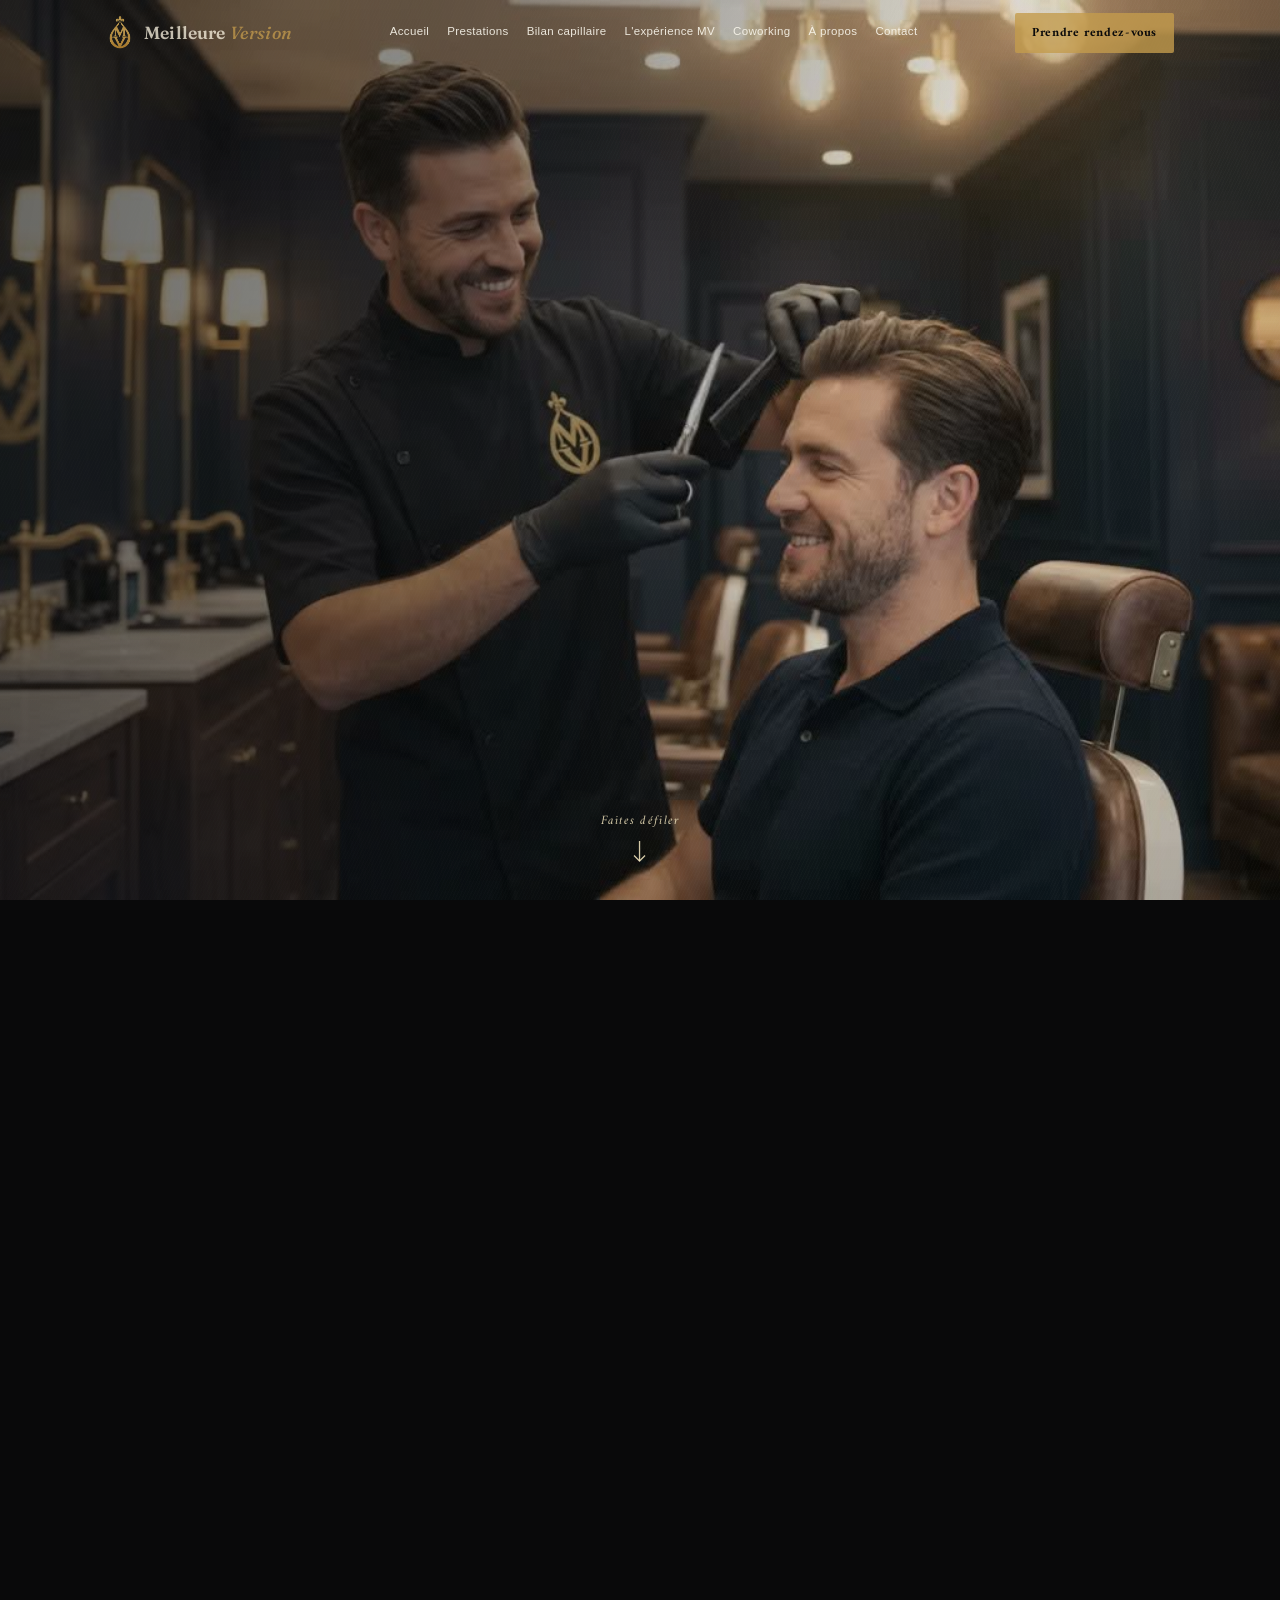
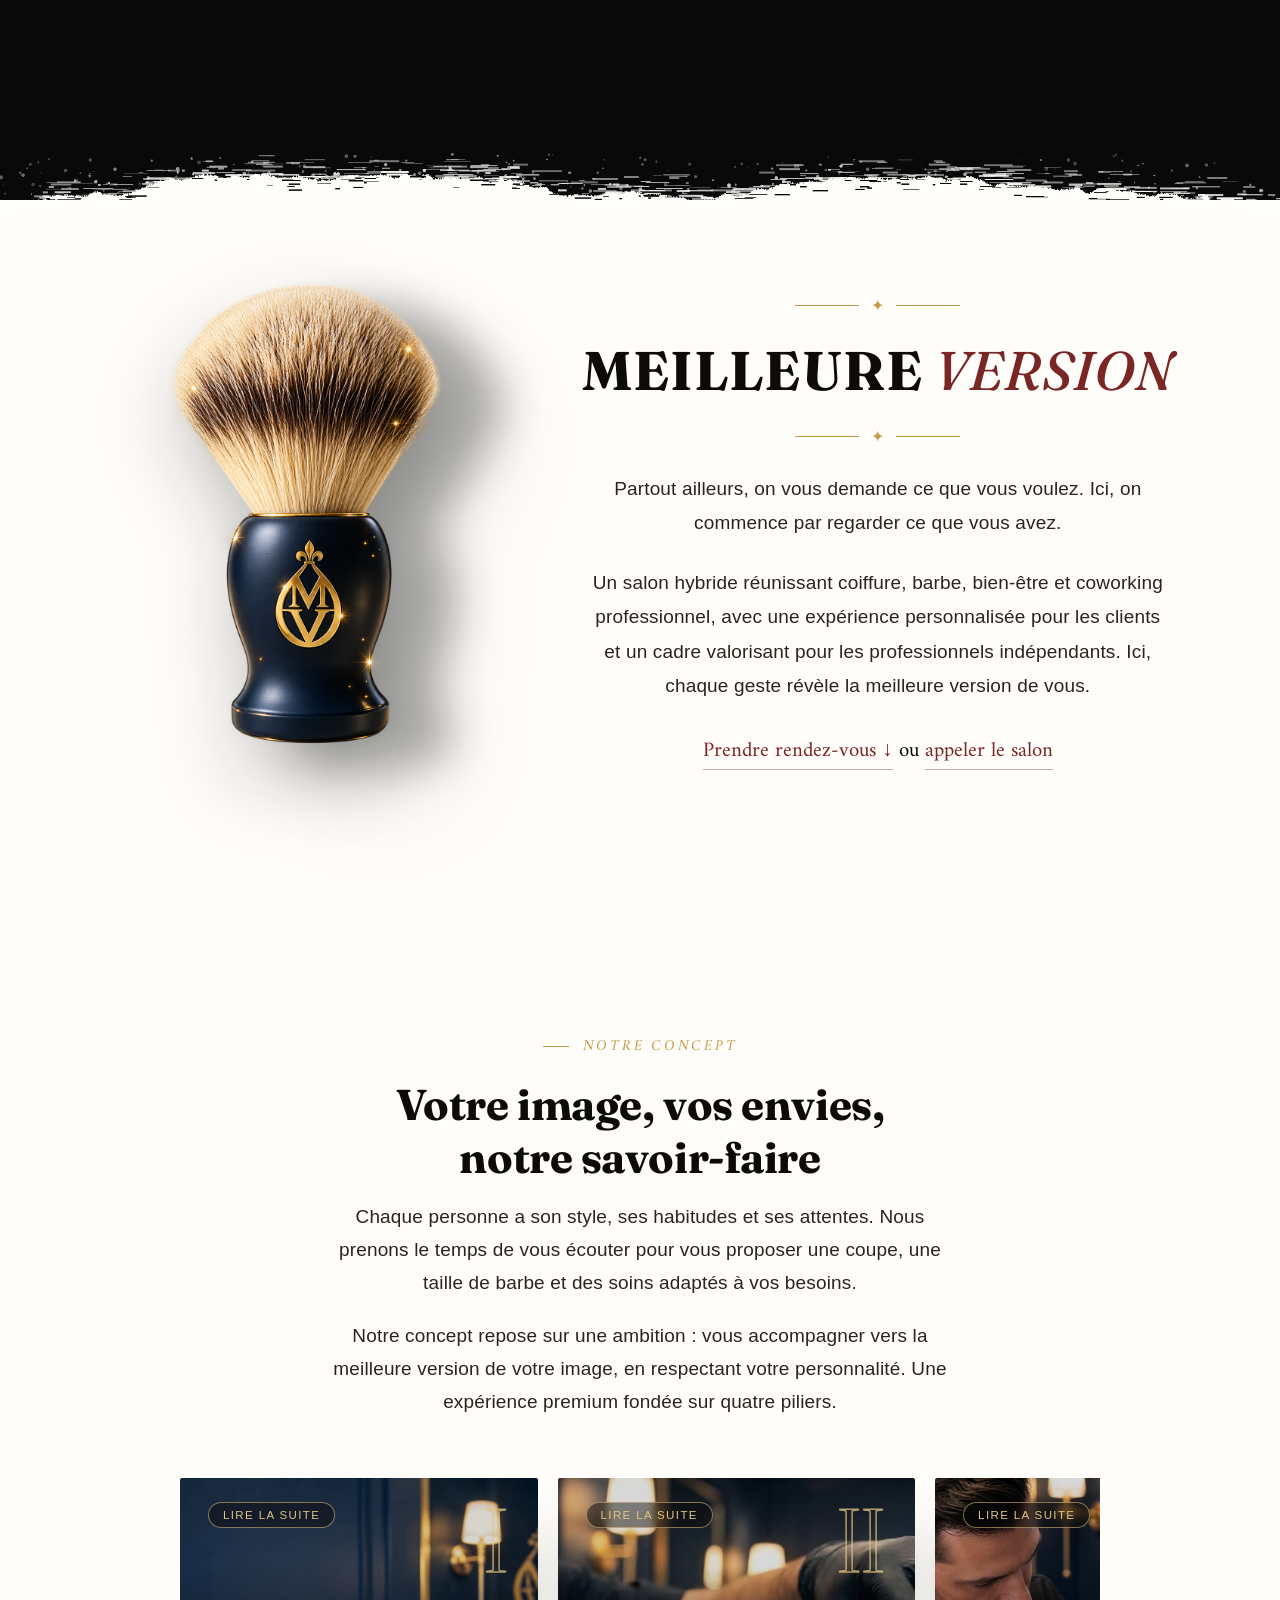
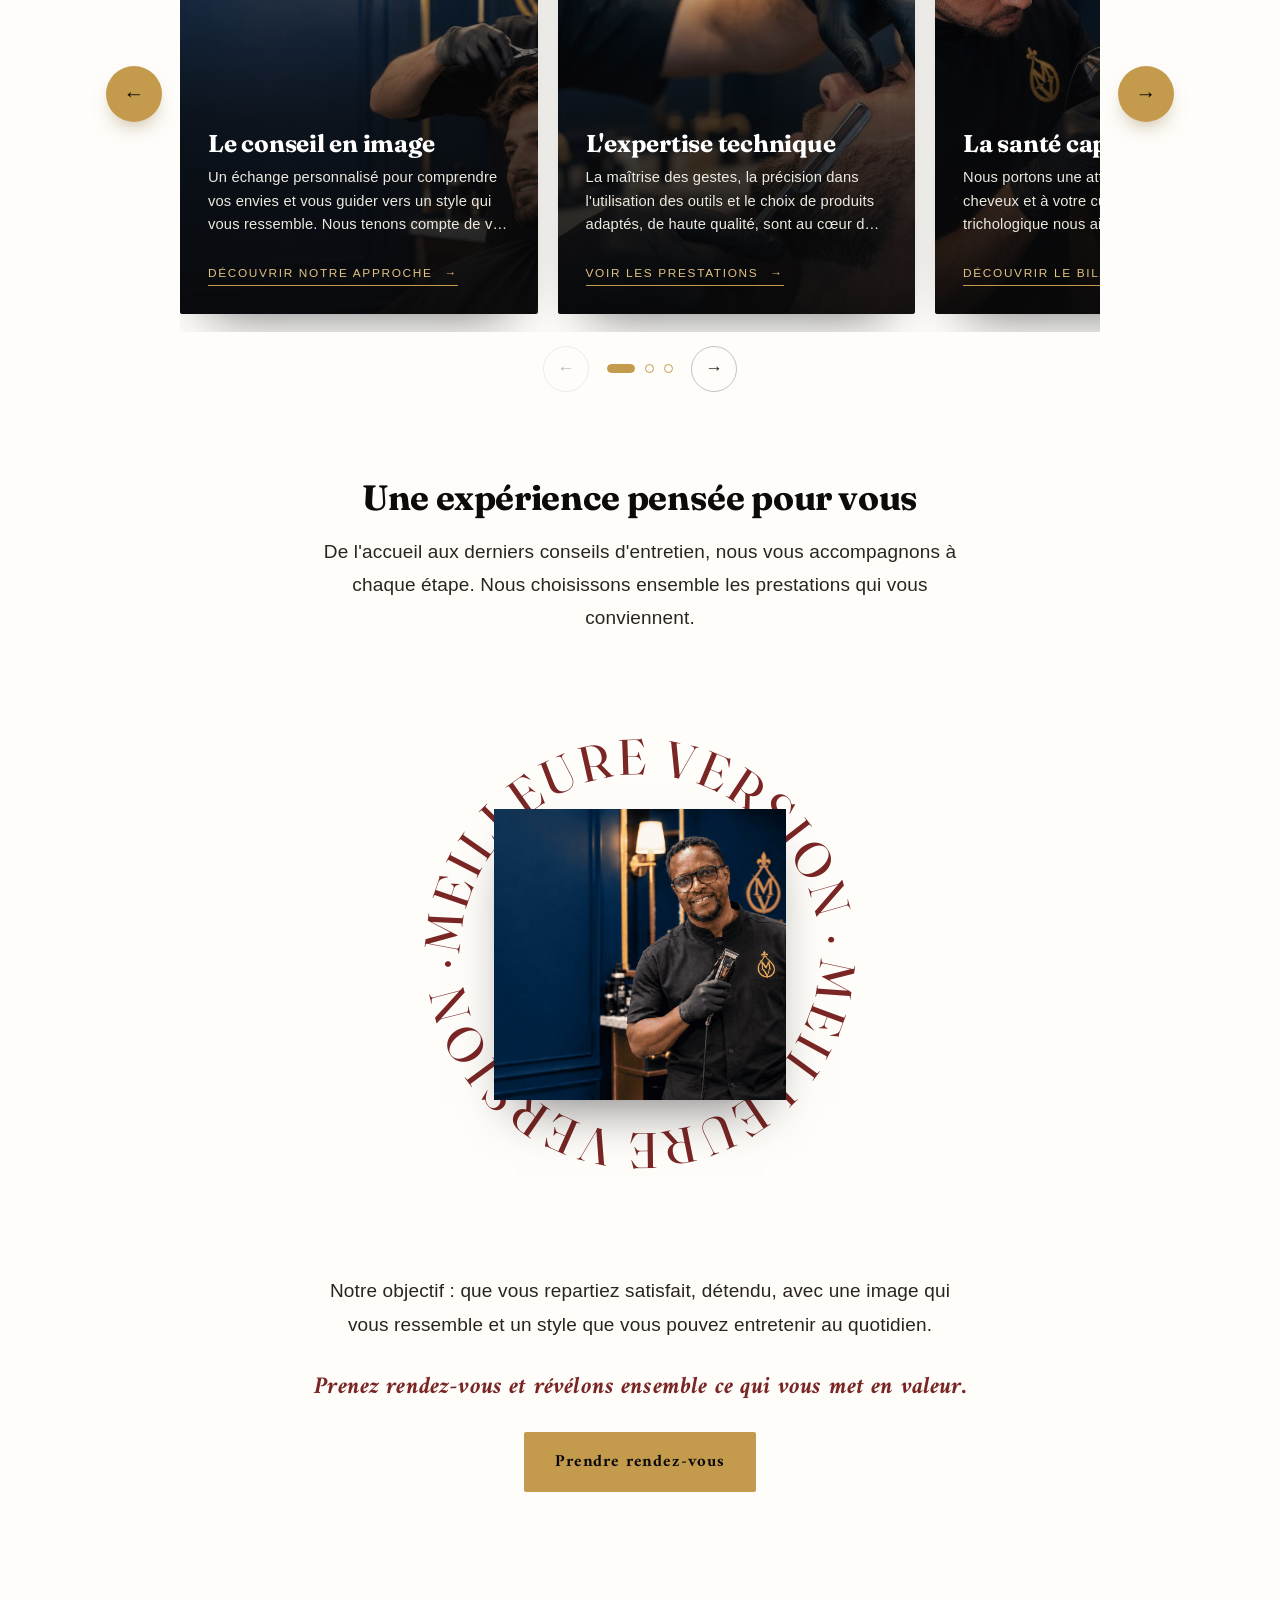
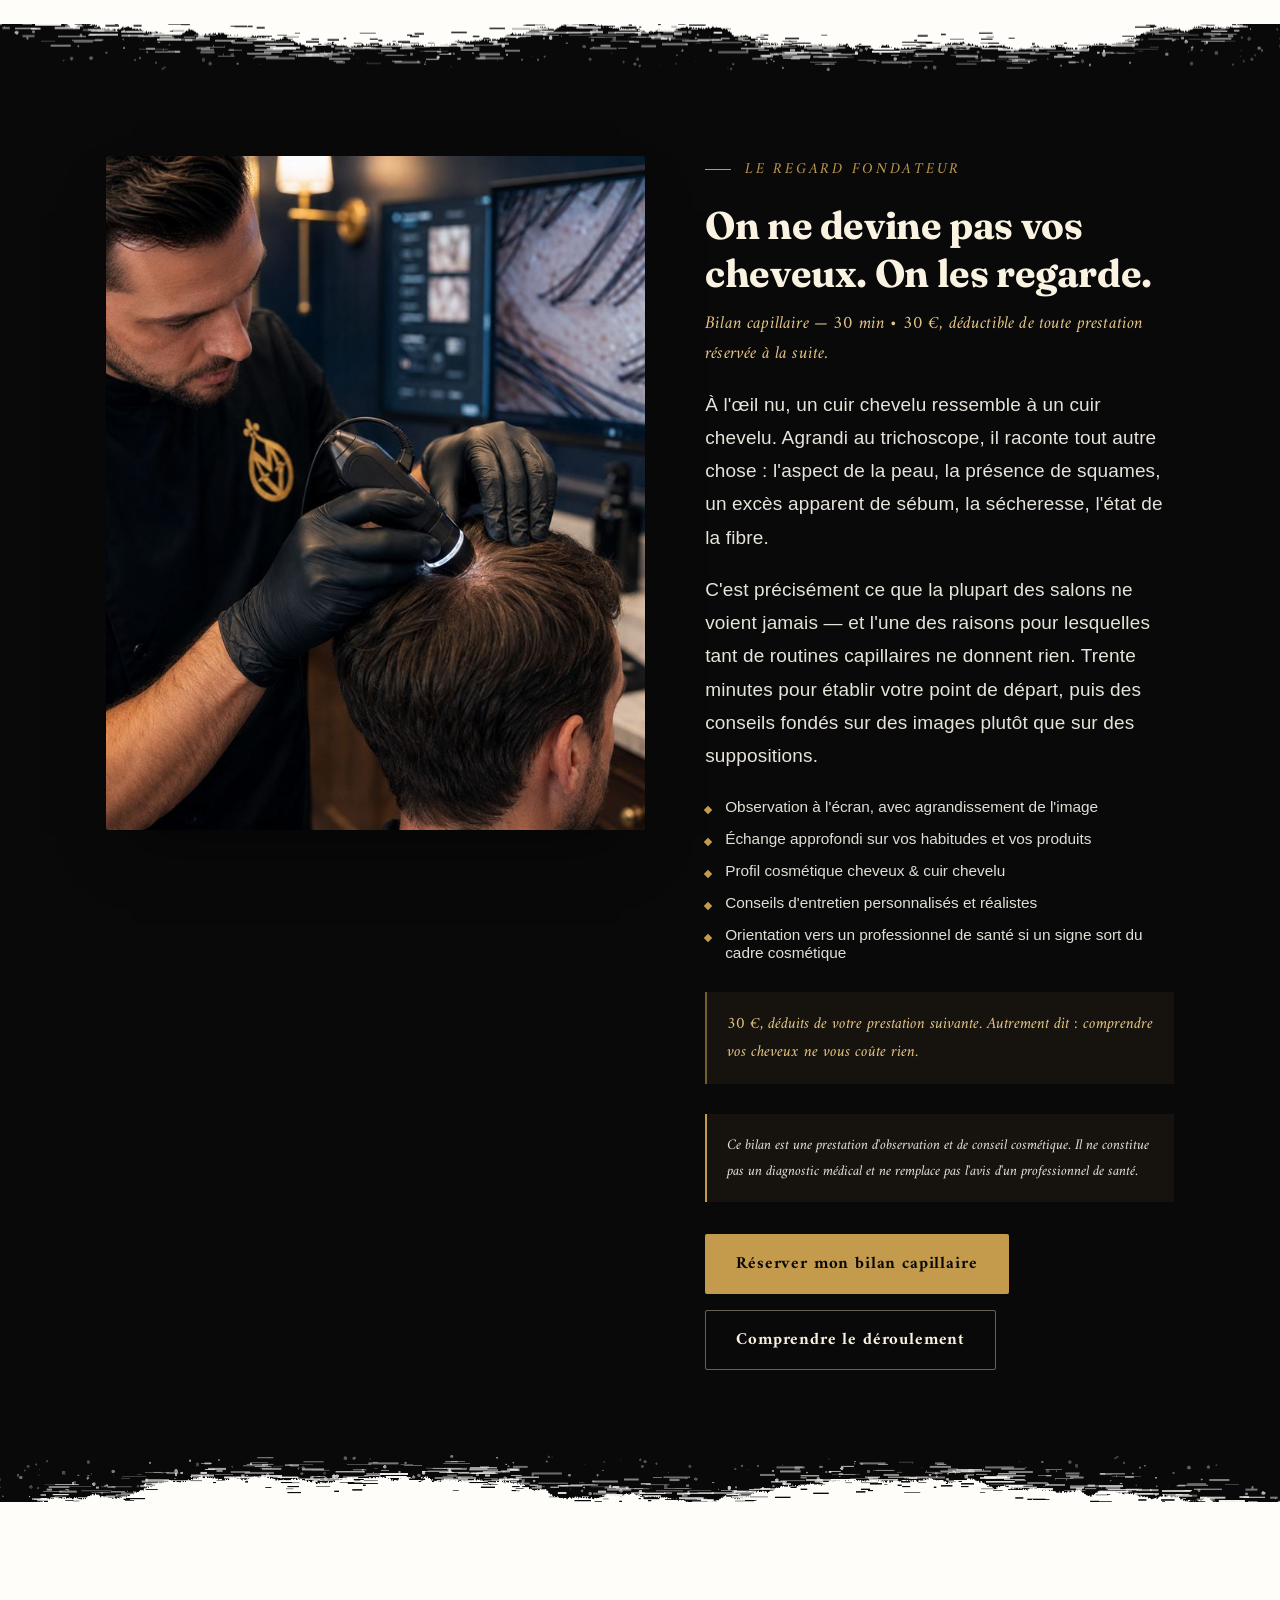
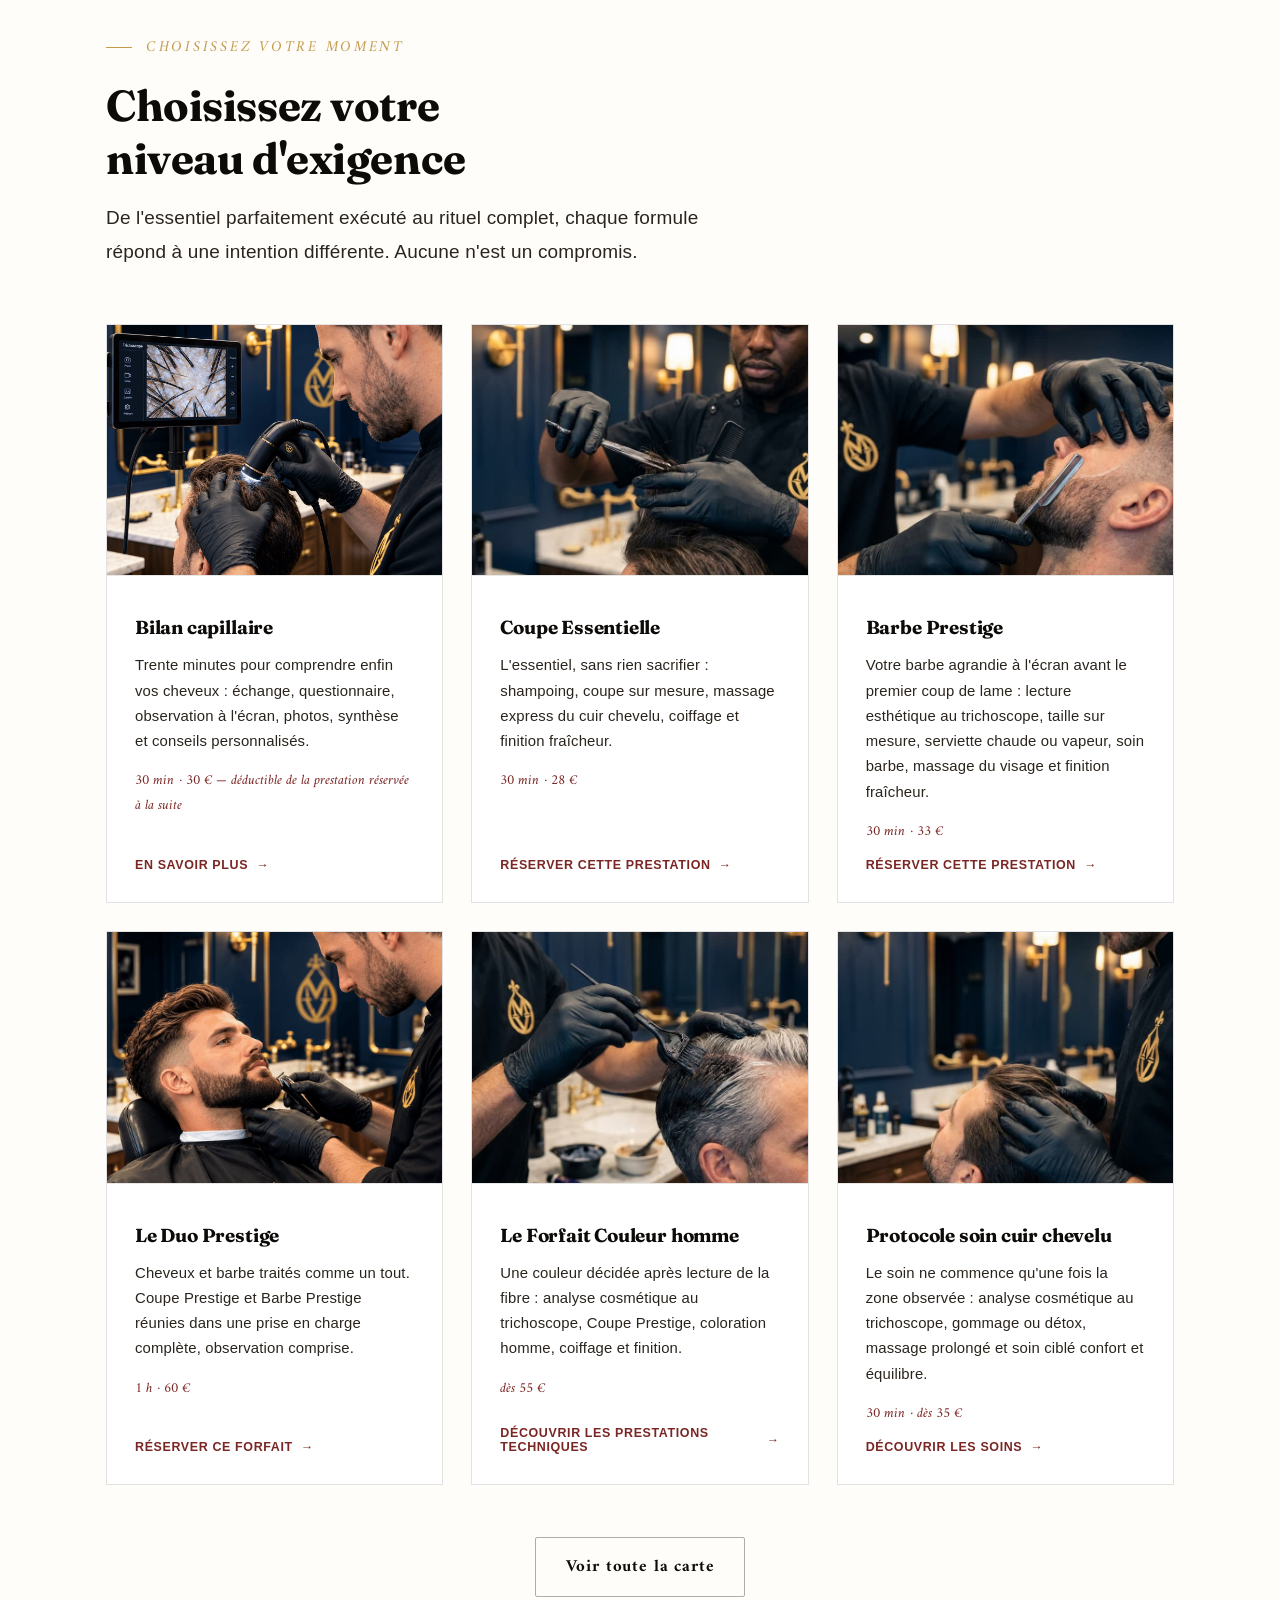
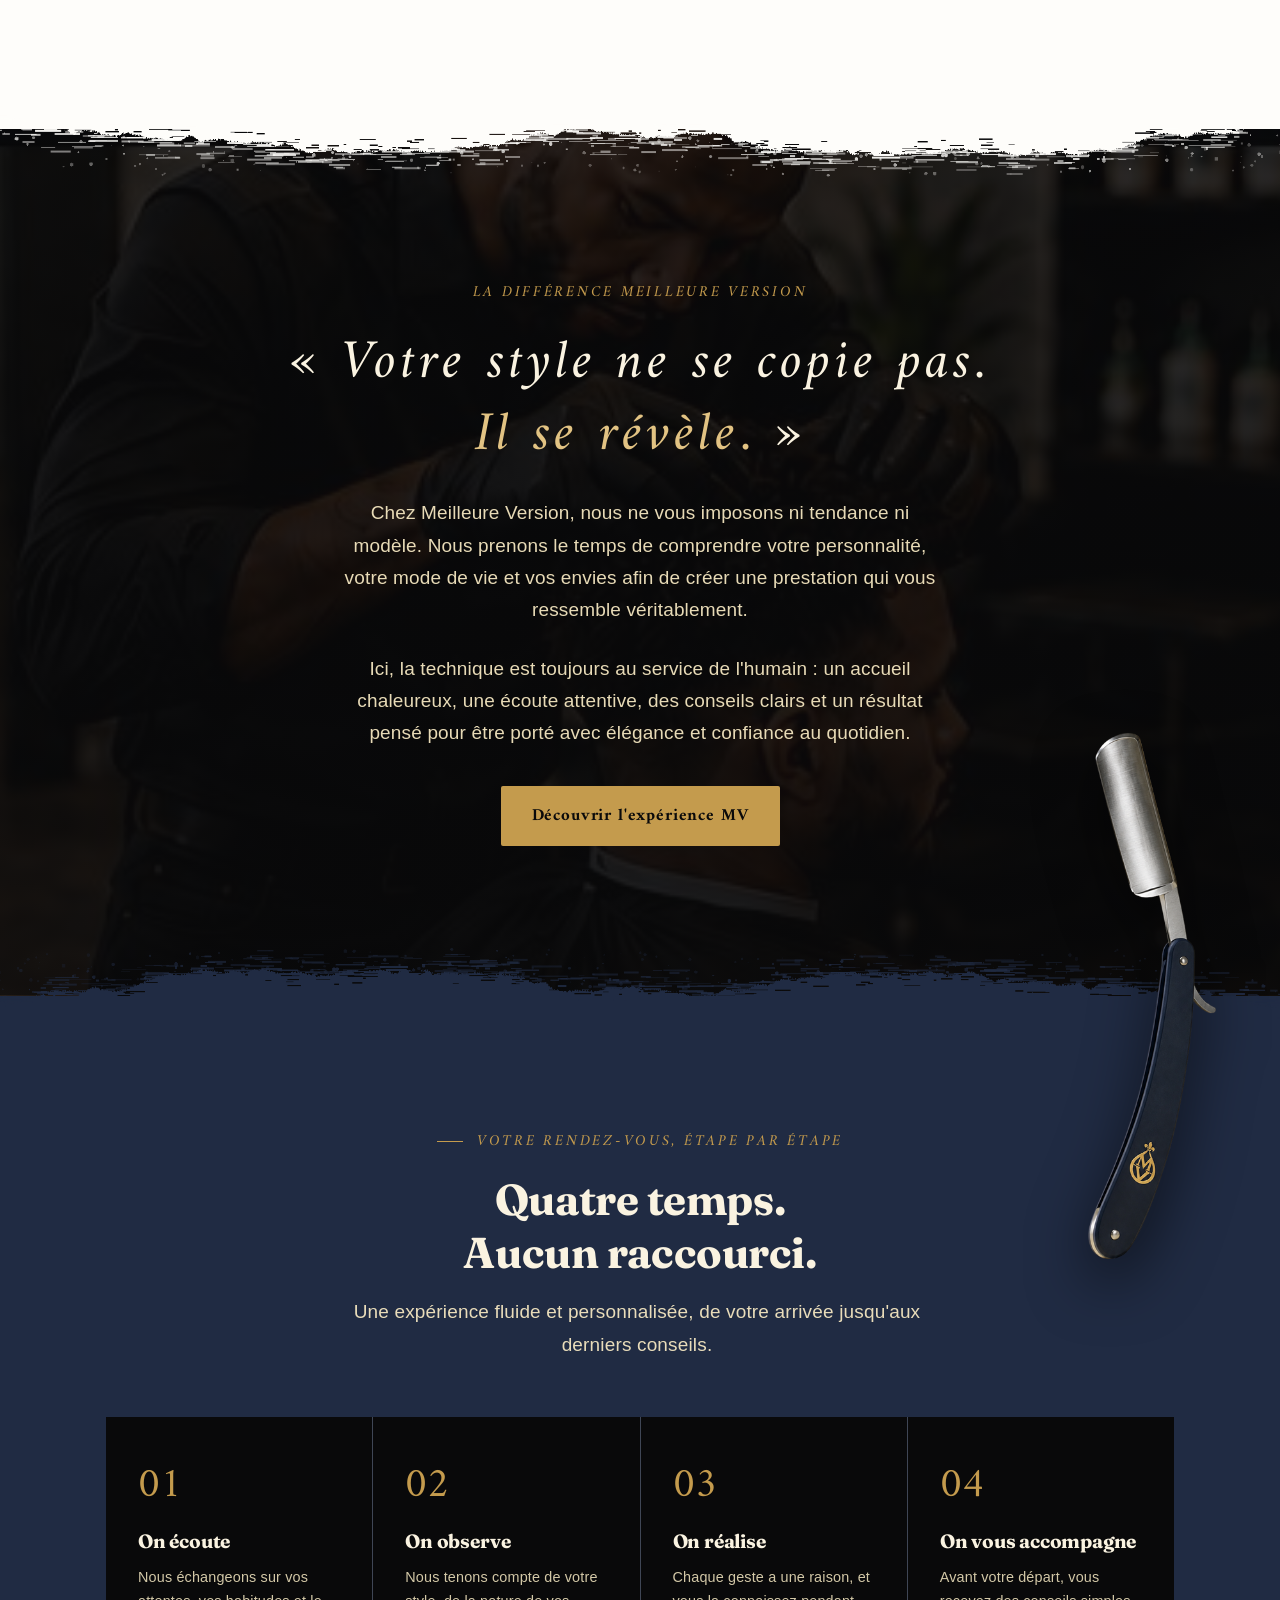
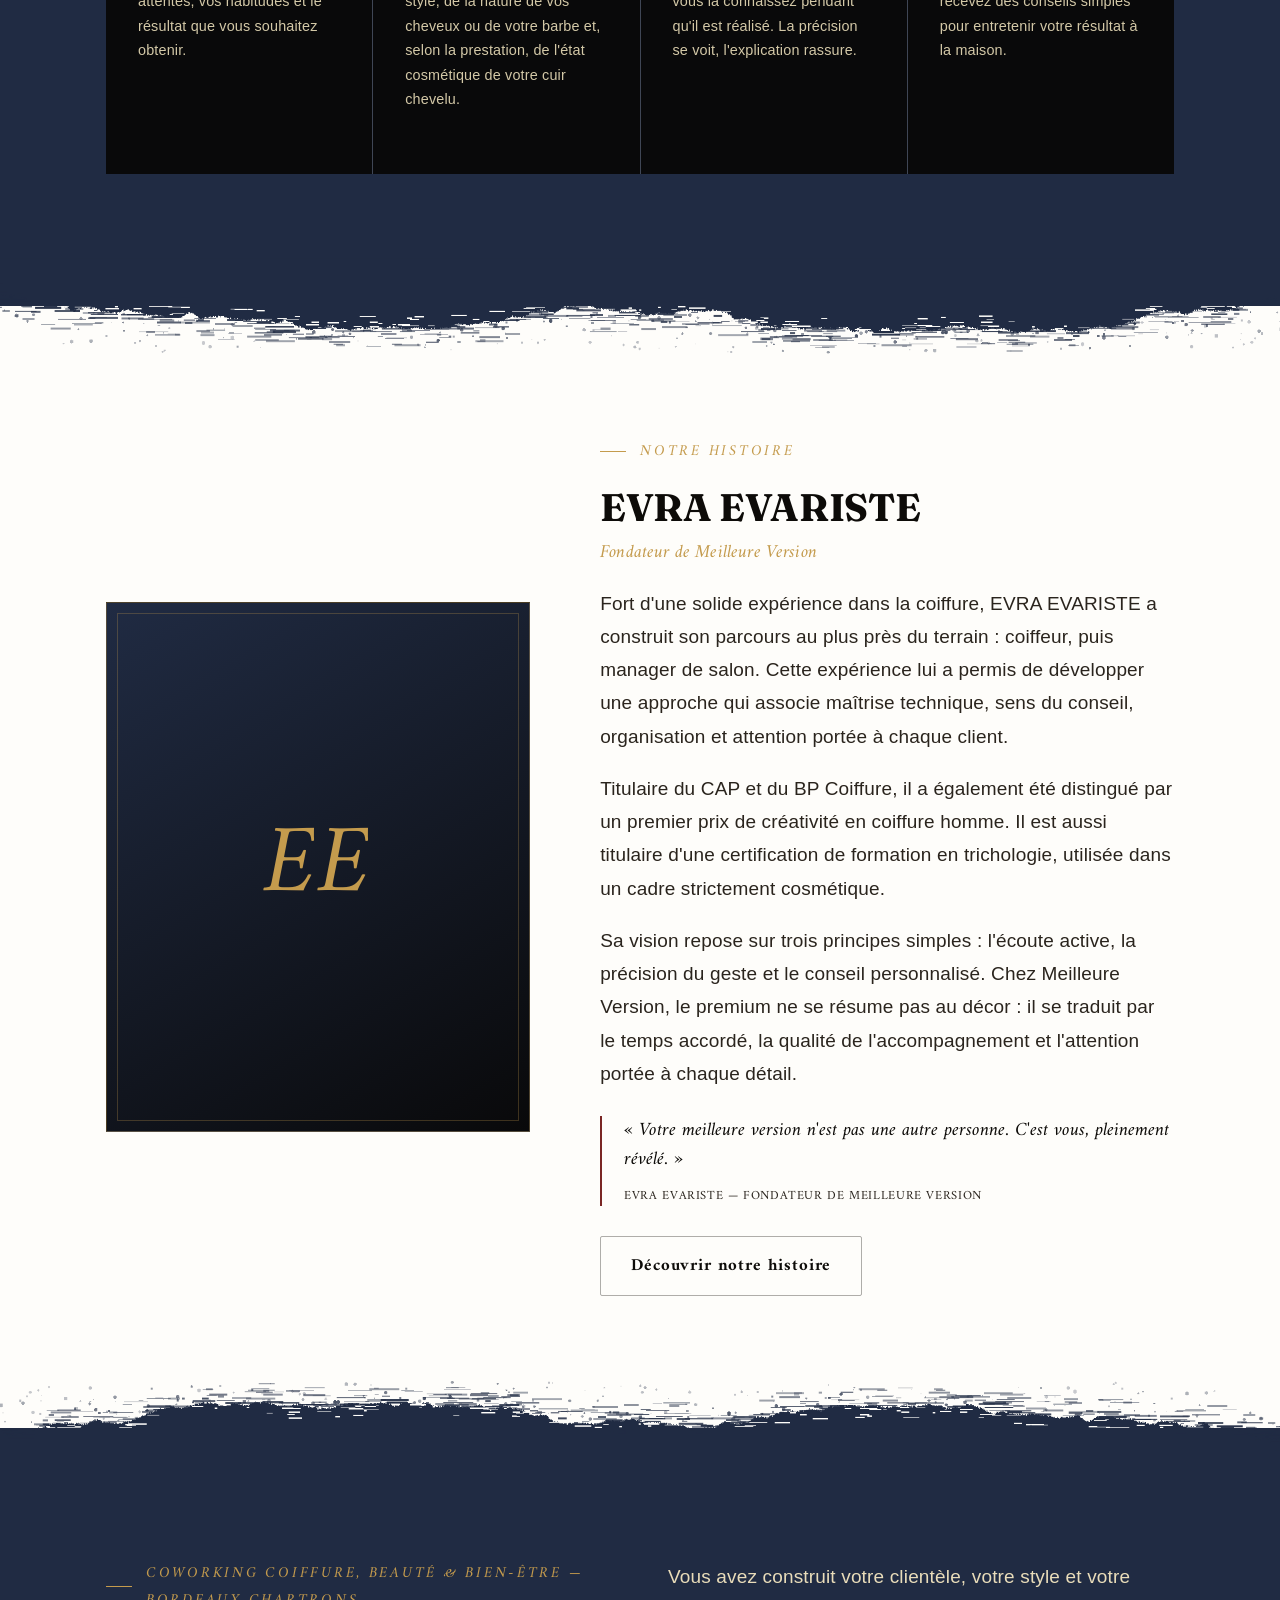
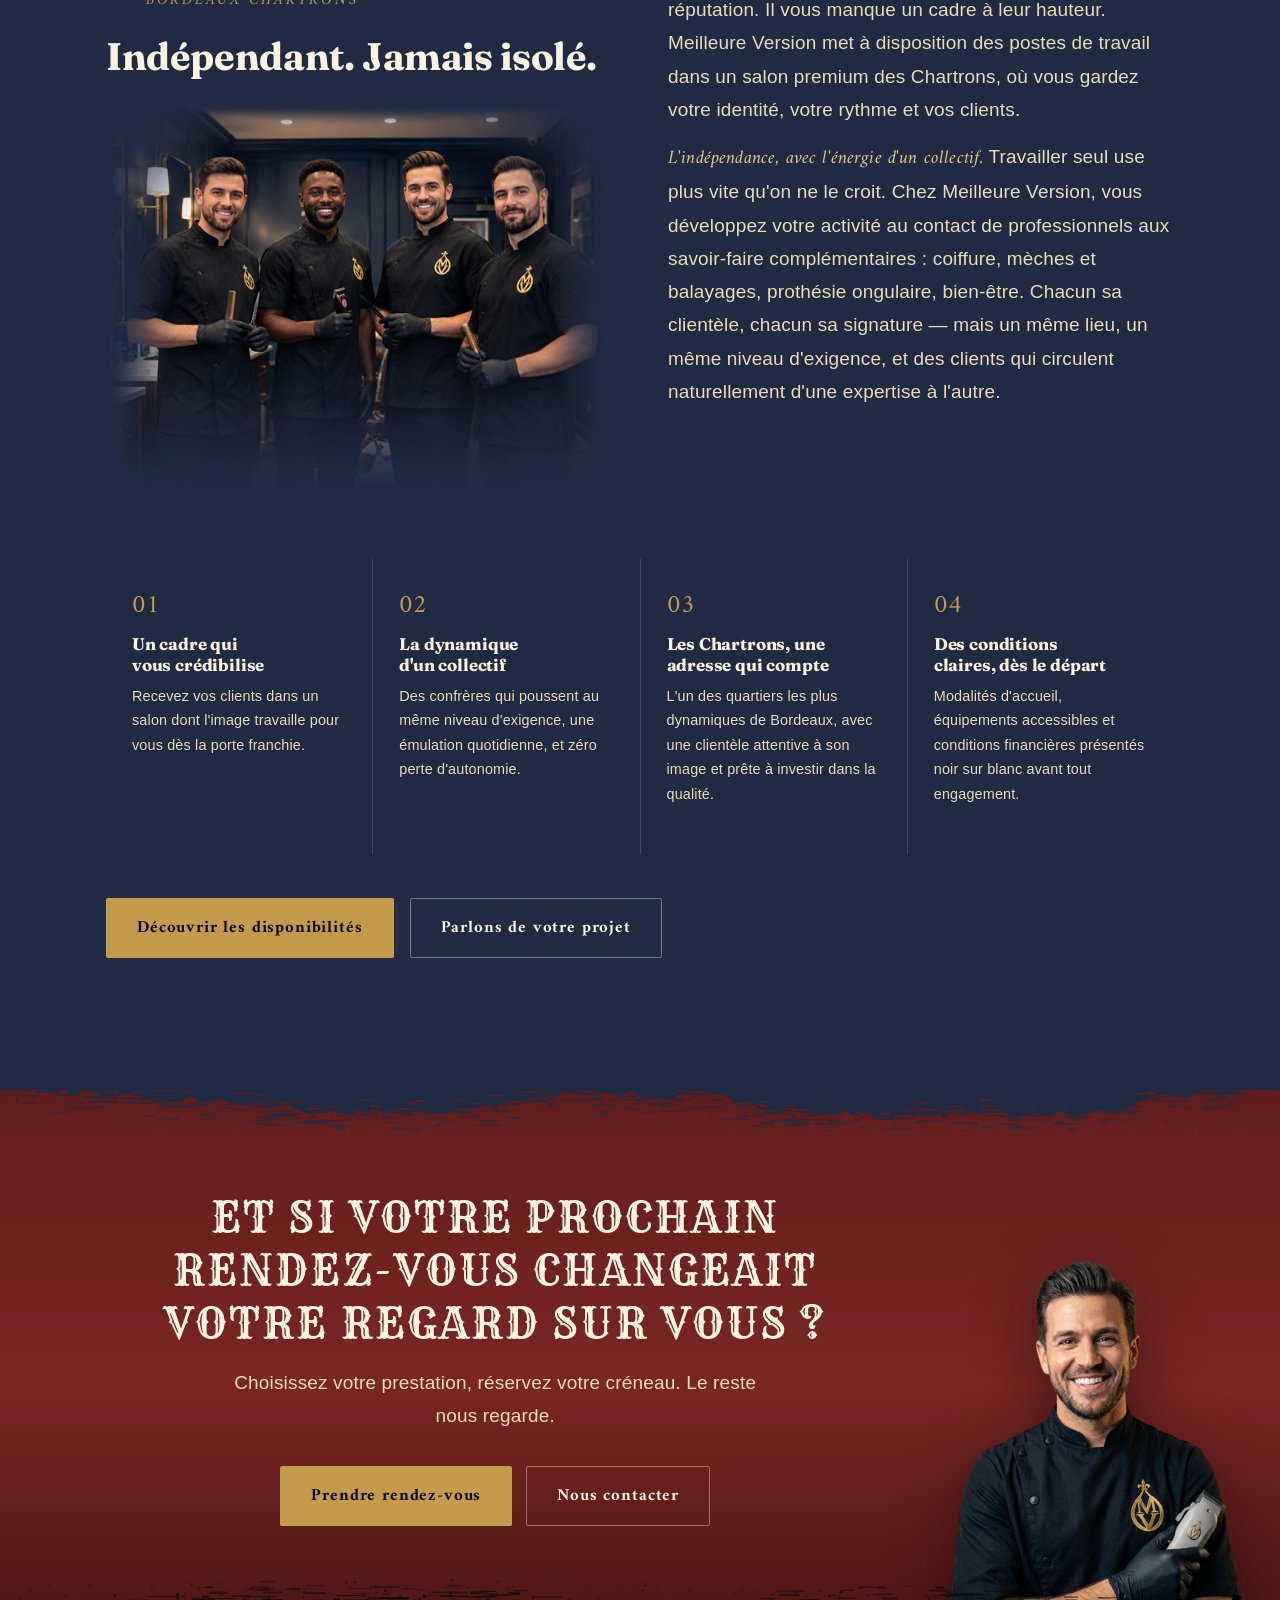
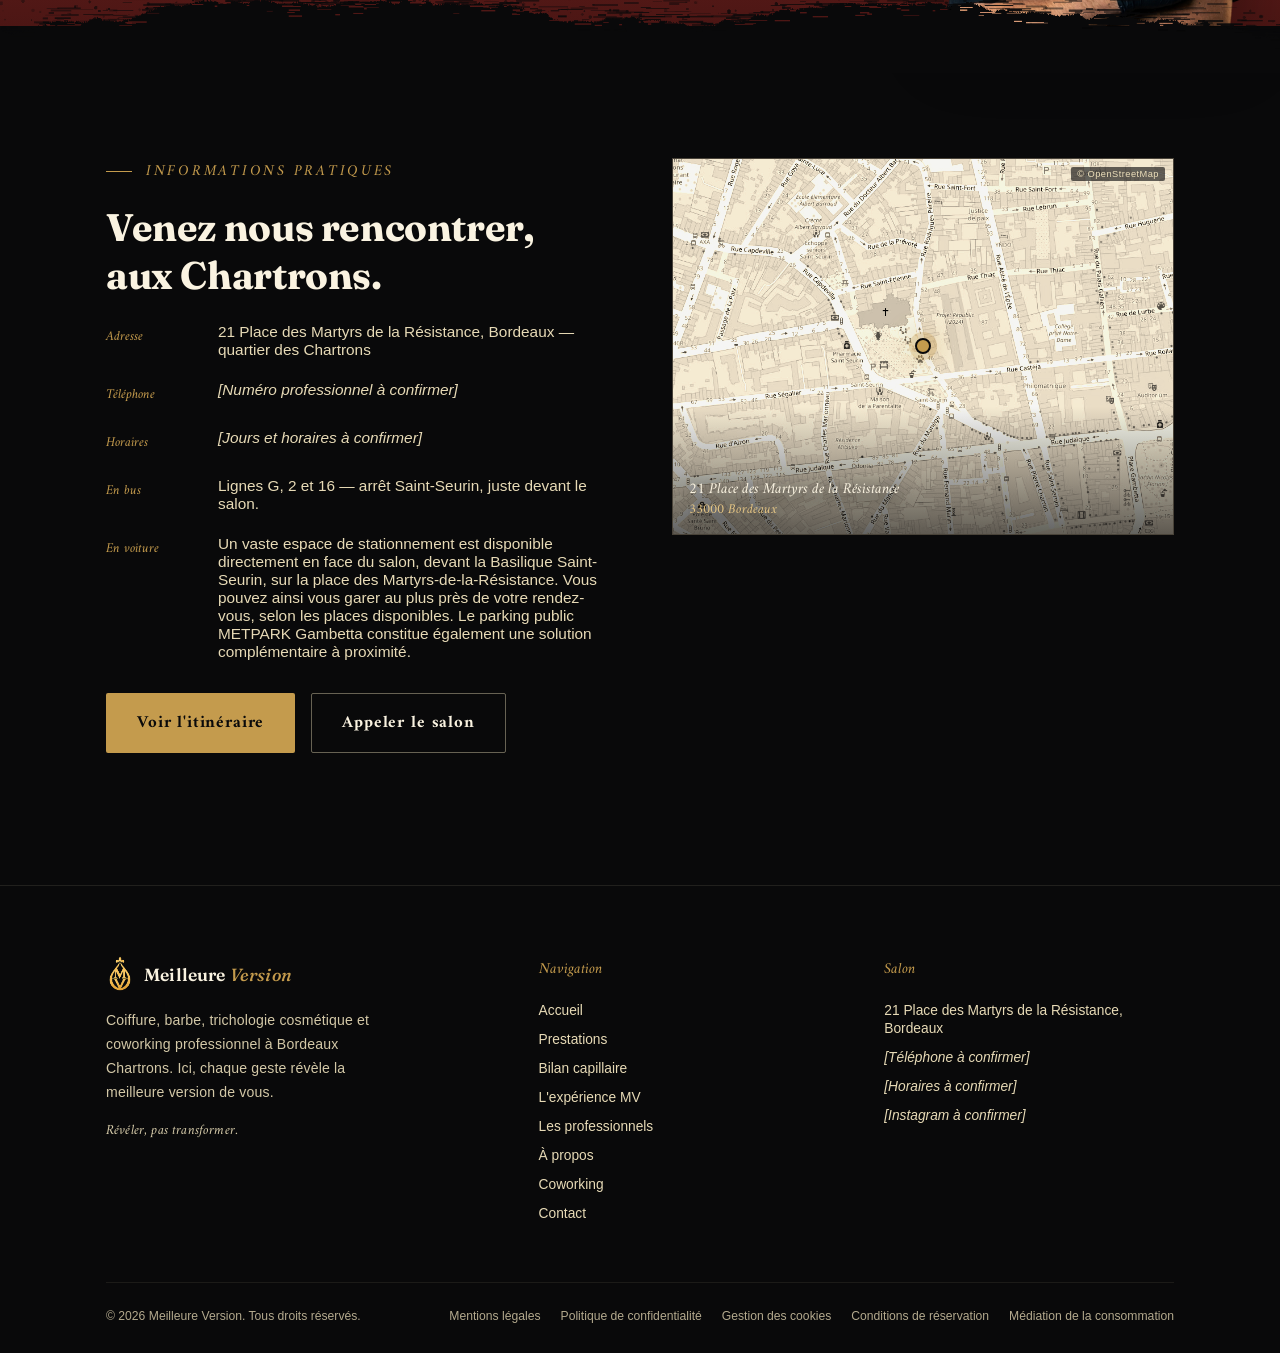
<file: index.html>
<!doctype html>
<html lang="fr">
<head>
<meta charset="utf-8">
<meta name="viewport" content="width=device-width, initial-scale=1">
<title>Meilleure Version — Salon de coiffure, barbier &amp; trichologie cosmétique à Bordeaux Chartrons</title>
<meta name="description" content="Salon de coiffure et barbier à Bordeaux Chartrons : coupe homme et femme, barbe, soins du cuir chevelu et bilan capillaire au trichoscope. Ici, chaque geste révèle la meilleure version de vous.">
<meta property="og:type" content="website">
<meta property="og:locale" content="fr_FR">
<meta property="og:site_name" content="Meilleure Version">
<meta property="og:title" content="Meilleure Version — Salon de coiffure, barbier &amp; trichologie cosmétique à Bordeaux Chartrons">
<meta property="og:description" content="Salon de coiffure et barbier à Bordeaux Chartrons : coupe homme et femme, barbe, soins du cuir chevelu et bilan capillaire au trichoscope. Ici, chaque geste révèle la meilleure version de vous.">
<link rel="preconnect" href="https://fonts.googleapis.com">
<link rel="preconnect" href="https://fonts.gstatic.com" crossorigin>
<link href="https://fonts.googleapis.com/css2?family=Amiri:ital,wght@0,400;0,700;1,400;1,700&family=Fraunces:ital,wght@0,300..900;1,300..900&family=Rye&display=swap" rel="stylesheet">
<link rel="stylesheet" href="assets/style.css">
<script type="application/ld+json">
{
  "@context": "https://schema.org",
  "@type": "HairSalon",
  "name": "Meilleure Version",
  "description": "Salon de coiffure, barbier et trichologie cosmétique à Bordeaux Chartrons : coupe, barbe, soins du cuir chevelu, bilan capillaire au trichoscope et coworking pour professionnels de la beauté.",
  "slogan": "Ici, chaque geste révèle la meilleure version de vous.",
  "address": {
    "@type": "PostalAddress",
    "streetAddress": "21 Place des Martyrs de la Résistance",
    "addressLocality": "Bordeaux",
    "postalCode": "33000",
    "addressRegion": "Nouvelle-Aquitaine",
    "addressCountry": "FR"
  },
  "areaServed": "Bordeaux Chartrons",
  "founder": {
    "@type": "Person",
    "name": "EVRA EVARISTE"
  },
  "knowsAbout": [
    "Coiffure",
    "Barbe",
    "Rasage",
    "Coloration",
    "Trichologie cosmétique",
    "Soin du cuir chevelu",
    "Bilan capillaire"
  ],
  "hasOfferCatalog": {
    "@type": "OfferCatalog",
    "name": "Prestations",
    "itemListElement": [
      {
        "@type": "Offer",
        "itemOffered": {
          "@type": "Service",
          "name": "Bilan capillaire au trichoscope"
        },
        "price": "30",
        "priceCurrency": "EUR"
      },
      {
        "@type": "Offer",
        "itemOffered": {
          "@type": "Service",
          "name": "Coupe Essentielle"
        },
        "price": "28",
        "priceCurrency": "EUR"
      },
      {
        "@type": "Offer",
        "itemOffered": {
          "@type": "Service",
          "name": "Barbe Prestige"
        },
        "price": "33",
        "priceCurrency": "EUR"
      },
      {
        "@type": "Offer",
        "itemOffered": {
          "@type": "Service",
          "name": "Le Duo Prestige (coupe et barbe)"
        },
        "price": "60",
        "priceCurrency": "EUR"
      },
      {
        "@type": "Offer",
        "itemOffered": {
          "@type": "Service",
          "name": "Rasage Royal"
        },
        "price": "28",
        "priceCurrency": "EUR"
      }
    ]
  }
}
</script>
</head>
<body>
<header id="siteHeader" class="on-hero">
  <div class="container">
    <a href="index.html" class="brand">
      <img src="assets/emblem.png" alt="Emblème Meilleure Version">
      <span class="brand-word"><b>Meilleure</b> <i>Version</i></span>
    </a>
    <nav class="mainnav">
      <a href="index.html" aria-current="page">Accueil</a>
      <a href="prestations.html">Prestations</a>
      <a href="bilan.html">Bilan capillaire</a>
      <a href="experience.html">L'expérience MV</a>
      <a href="coworking.html">Coworking</a>
      <a href="a-propos.html">À propos</a>
      <a href="contact.html">Contact</a>
    </nav>
    <div class="header-cta">
      <a href="#reserver" data-booking class="btn btn-gold">
        <span class="lbl-full">Prendre rendez-vous</span>
        <span class="lbl-short">Réserver</span>
      </a>
    </div>
  </div>
</header>


<section class="hero" id="accueil">
  <div class="hero-stage" id="heroStage">
    <video class="hero-video" id="heroVid" muted playsinline webkit-playsinline preload="auto"
           poster="assets/hero-poster.jpg" aria-hidden="true" tabindex="-1">
      <source src="assets/hero.mp4" type="video/mp4">
    </video>
    <div class="hero-scrim" aria-hidden="true"></div>

    <!-- Sequential brand statements: each fades in and back out as the scroll
         advances, like the beats of a short salon film. Driven from the script
         at the end of the page so they share the video's eased progress. -->
    <div class="hero-seq" id="heroSeq">
      <p class="hero-msg" data-band="0.09,0.17,0.25,0.32">l'écoute avant le geste</p>
      <p class="hero-msg" data-band="0.32,0.40,0.48,0.55">la technique au service de l'humain</p>
      <p class="hero-msg at-right" data-band="0.55,0.63,0.70,0.76">votre style ne se copie pas<em>il se révèle.</em></p>
    </div>

  <div class="container">
    <div class="hero-inner" id="heroInner">
      <h1>Révélez la <em>meilleure version</em> de votre image</h1>
      <p class="hero-sub">Un style qui vous ressemble, une personnalité qui s'affirme.</p>
      <p class="lede">Coiffure, barbe et soins personnalisés&nbsp;: nous mettons en valeur ce qui fait votre singularité, pour que vous vous sentiez pleinement vous-même.</p>
      <div class="hero-cta">
        <a href="#reserver" data-booking class="btn btn-gold">Prendre rendez-vous</a>
        <a href="#prestations" class="btn btn-ghost-dark">Découvrir nos prestations</a>
      </div>
    </div>
  </div>
    <div class="hero-cue" id="heroCue" aria-hidden="true">
      <span>Faites défiler</span>
      <svg width="14" height="26" viewBox="0 0 14 26" fill="none" stroke="currentColor" stroke-width="1.3">
        <path d="M7 1v20"/><path d="M1.5 15.5L7 21l5.5-5.5"/>
      </svg>
    </div>
  </div>
</section>

<div class="edge" style="--edge-fill:#fefdfa" aria-hidden="true"></div>

<section class="sec-light pub" id="maison">
  <div class="container">
    <div class="pub-grid">
      <div class="pub-photo">
        <img src="assets/luxury.png" alt="Blaireau de rasage Meilleure Version, manche bleu nuit orné de l'emblème doré">
      </div>
      <div class="pub-copy">
        <div class="pub-ornament top">✦</div>
        <h2>Meilleure <em>Version</em></h2>
        <div class="pub-ornament">✦</div>
        <p>Partout ailleurs, on vous demande ce que vous voulez. Ici, on commence par regarder ce que vous avez.</p>
        <p>Un salon hybride réunissant coiffure, barbe, bien-être et coworking professionnel, avec une expérience personnalisée pour les clients et un cadre valorisant pour les professionnels indépendants. Ici, chaque geste révèle la meilleure version de vous.</p>
        <div class="cta-line"><a href="#reserver" data-booking>Prendre rendez-vous&nbsp;↓</a> ou <a href="#contact">appeler le salon</a></div>
      </div>
    </div>
  </div>
</section>

<section class="sec-light" id="univers">
  <div class="container">
    <div class="sec-head sec-head--center">
      <div class="eyebrow">Notre concept</div>
      <h2>Votre image, vos envies, notre savoir-faire</h2>
      <p class="lede" style="margin-top:16px;">Chaque personne a son style, ses habitudes et ses attentes. Nous prenons le temps de vous écouter pour vous proposer une coupe, une taille de barbe et des soins adaptés à vos besoins.</p>
      <p class="lede" style="margin-top:14px;">Notre concept repose sur une ambition&nbsp;: vous accompagner vers la meilleure version de votre image, en respectant votre personnalité. Une expérience premium fondée sur quatre piliers.</p>
    </div>
    <!-- four pillars as an asymmetric grid of photo tiles: everything is
         visible at once (no pinned scroll), giant outlined Roman numerals -->
    <div class="caro-wrap">
      <button type="button" class="caro-side caro-side--prev" data-dir="-1" aria-label="Carte précédente" hidden>←</button>
      <button type="button" class="caro-side caro-side--next" data-dir="1" aria-label="Carte suivante" hidden>→</button>
    <div class="pgrid" id="pgrid" tabindex="0" aria-label="Les quatre piliers — faites défiler">
      <article class="ptile ptile--1">
        <button type="button" class="ptile-more" aria-expanded="false">Lire la suite</button>
        <img loading="lazy" class="ptile-img" src="assets/prestations-hero.jpg" alt="Coiffeur Meilleure Version échangeant avec son client avant la coupe">
        <span class="ptile-num" aria-hidden="true">I</span>
        <div class="ptile-copy">
          <h3>Le conseil en image</h3>
          <p>Un échange personnalisé pour comprendre vos envies et vous guider vers un style qui vous ressemble. Nous tenons compte de vos habitudes et de votre routine d'entretien pour vous proposer une image qui vous met en valeur au quotidien.</p>
          <a href="experience.html" class="ptile-link">Découvrir notre approche<span aria-hidden="true">→</span></a>
        </div>
      </article>
      <article class="ptile ptile--2">
        <button type="button" class="ptile-more" aria-expanded="false">Lire la suite</button>
        <img loading="lazy" class="ptile-img" src="assets/svc/barbe.jpg" alt="Taille de barbe précise au rasoir">
        <span class="ptile-num" aria-hidden="true">II</span>
        <div class="ptile-copy">
          <h3>L'expertise technique</h3>
          <p>La maîtrise des gestes, la précision dans l'utilisation des outils et le choix de produits adaptés, de haute qualité, sont au cœur de notre savoir-faire. Chaque coupe, taille de barbe et finition est réalisée avec soin pour mettre en valeur votre style.</p>
          <p>Nous accordons la même attention à l'hygiène du salon, au nettoyage et à la désinfection des outils et du matériel, pour vous accueillir dans un environnement propre et agréable.</p>
          <a href="prestations.html" class="ptile-link">Voir les prestations<span aria-hidden="true">→</span></a>
        </div>
      </article>
      <article class="ptile ptile--3">
        <button type="button" class="ptile-more" aria-expanded="false">Lire la suite</button>
        <img loading="lazy" class="ptile-img" src="assets/trico.jpg" alt="Observation du cuir chevelu au trichoscope">
        <span class="ptile-num" aria-hidden="true">III</span>
        <div class="ptile-copy">
          <h3>La santé capillaire</h3>
          <p>Nous portons une attention particulière à vos cheveux et à votre cuir chevelu. L'approche trichologique nous aide à mieux comprendre leurs caractéristiques et leurs besoins pour vous proposer des conseils d'entretien et des soins cosmétiques adaptés.</p>
          <p>Cet accompagnement se prolonge chez vous, avec des conseils pour choisir vos produits et adopter une routine de soin adaptée.</p>
          <a href="bilan.html" class="ptile-link">Découvrir le bilan capillaire<span aria-hidden="true">→</span></a>
        </div>
      </article>
      <article class="ptile ptile--4">
        <button type="button" class="ptile-more" aria-expanded="false">Lire la suite</button>
        <img loading="lazy" class="ptile-img" src="assets/svc/soin.jpg" alt="Soin relaxant du cuir chevelu au salon">
        <span class="ptile-num" aria-hidden="true">IV</span>
        <div class="ptile-copy">
          <h3>Le bien-être</h3>
          <p>Des prestations pensées pour favoriser la détente et la relaxation vous invitent à prendre du temps pour vous. Les gestes attentionnés, les soins et le confort de votre accueil font de votre visite une pause consacrée à votre bien-être.</p>
          <a href="prestations.html" class="ptile-link">Découvrir les soins<span aria-hidden="true">→</span></a>
        </div>
      </article>
    </div>
    </div>
    <div class="carousel-ctrl" id="pctrl" hidden>
      <button type="button" class="pager-arrow" data-dir="-1" aria-label="Carte précédente">←</button>
      <div class="carousel-dots" role="tablist" aria-label="Piliers"></div>
      <button type="button" class="pager-arrow" data-dir="1" aria-label="Carte suivante">→</button>
    </div>
    <div class="concept-close">
      <h3>Une expérience pensée pour vous</h3>
      <p class="lede">De l'accueil aux derniers conseils d'entretien, nous vous accompagnons à chaque étape. Nous choisissons ensemble les prestations qui vous conviennent.</p>
      <!-- brand "spin" block: photo with the name turning around it -->
      <figure class="spin-badge" aria-label="Meilleure Version">
        <svg class="spin-ring" viewBox="0 0 1000 1000" aria-hidden="true">
          <defs><path id="spinPath" d="M500,500 m-345,0 a345,345 0 1,1 690,0 a345,345 0 1,1 -690,0"/></defs>
          <text><textPath href="#spinPath" textLength="2160" lengthAdjust="spacing">MEILLEURE VERSION · MEILLEURE VERSION · </textPath></text>
        </svg>
        <img class="spin-photo" src="assets/apropos-hero2.jpg" alt="EVRA EVARISTE, fondateur de Meilleure Version, dans le salon">
      </figure>
      <p class="lede">Notre objectif&nbsp;: que vous repartiez satisfait, détendu, avec une image qui vous ressemble et un style que vous pouvez entretenir au quotidien.</p>
      <p class="concept-cta-line">Prenez rendez-vous et révélons ensemble ce qui vous met en valeur.</p>
      <a href="#reserver" data-booking class="btn btn-gold">Prendre rendez-vous</a>
    </div>
  </div>
</section>

<div class="edge flip" style="--edge-fill:#fefdfa" aria-hidden="true"></div>

<section class="sec-dark" id="bilan">
  <div class="container">
    <div class="bilan">
      <div class="bilan-photo">
        <img src="assets/trico.jpg" alt="Observation au trichoscope du cuir chevelu chez Meilleure Version, l'écran affichant les follicules agrandis">
      </div>
      <div>
        <div class="eyebrow">Le regard fondateur</div>
        <h2 style="margin-top:18px;font-size:clamp(1.8rem,3vw,2.4rem);">On ne devine pas vos cheveux. On les regarde.</h2>
        <p class="bilan-kicker">Bilan capillaire — 30 min • 30 €, déductible de toute prestation réservée à la suite.</p>
        <p class="lede" style="margin-top:18px;">À l'œil nu, un cuir chevelu ressemble à un cuir chevelu. Agrandi au trichoscope, il raconte tout autre chose&nbsp;: l'aspect de la peau, la présence de squames, un excès apparent de sébum, la sécheresse, l'état de la fibre.</p>
        <p class="lede" style="margin-top:14px;">C'est précisément ce que la plupart des salons ne voient jamais — et l'une des raisons pour lesquelles tant de routines capillaires ne donnent rien. Trente minutes pour établir votre point de départ, puis des conseils fondés sur des images plutôt que sur des suppositions.</p>
        <ul class="bilan-points">
          <li>Observation à l'écran, avec agrandissement de l'image</li>
          <li>Échange approfondi sur vos habitudes et vos produits</li>
          <li>Profil cosmétique cheveux &amp; cuir chevelu</li>
          <li>Conseils d'entretien personnalisés et réalistes</li>
          <li>Orientation vers un professionnel de santé si un signe sort du cadre cosmétique</li>
        </ul>
        <div class="mention-box" style="border-color:rgba(196,155,77,.55);color:var(--gold-hi);font-family:'Amiri',serif;font-style:italic;font-size:1.02rem;">30 €, déduits de votre prestation suivante. Autrement dit&nbsp;: comprendre vos cheveux ne vous coûte rien.</div>
        <div class="mention-box">Ce bilan est une prestation d'observation et de conseil cosmétique. Il ne constitue pas un diagnostic médical et ne remplace pas l'avis d'un professionnel de santé.</div>
        <div class="bilan-cta">
          <a href="#reserver" data-booking class="btn btn-gold">Réserver mon bilan capillaire</a>
          <a href="#bilan" class="btn btn-ghost-dark">Comprendre le déroulement</a>
        </div>
      </div>
    </div>
  </div>
</section>

<div class="edge" style="--edge-fill:#fefdfa" aria-hidden="true"></div>

<section class="sec-light" id="prestations">
  <div class="container">
    <div class="sec-head">
      <div class="eyebrow">Choisissez votre moment</div>
      <h2>Choisissez votre niveau d'exigence</h2>
      <p class="lede" style="margin-top:16px;">De l'essentiel parfaitement exécuté au rituel complet, chaque formule répond à une intention différente. Aucune n'est un compromis.</p>
    </div>
    <div class="p-grid">
      <div class="p-card">
        <img class="p-photo" src="assets/svc/bilan2.png" alt="Bilan capillaire au trichoscope">
        <h3>Bilan capillaire</h3>
        <p>Trente minutes pour comprendre enfin vos cheveux&nbsp;: échange, questionnaire, observation à l'écran, photos, synthèse et conseils personnalisés.</p>
        <span class="p-price">30 min · 30 € — déductible de la prestation réservée à la suite</span>
        <a href="#bilan" class="card-link">En savoir plus</a>
      </div>
      <div class="p-card">
        <img class="p-photo" src="assets/svc/coupe.jpg" alt="Coupe Essentielle chez Meilleure Version">
        <h3>Coupe Essentielle</h3>
        <p>L'essentiel, sans rien sacrifier&nbsp;: shampoing, coupe sur mesure, massage express du cuir chevelu, coiffage et finition fraîcheur.</p>
        <span class="p-price">30 min · 28 €</span>
        <a href="#reserver" data-booking class="card-link">Réserver cette prestation</a>
      </div>
      <div class="p-card">
        <img class="p-photo" src="assets/svc/barbe.jpg" alt="Barbe Prestige, taille sur mesure et lecture au trichoscope">
        <h3>Barbe Prestige</h3>
        <p>Votre barbe agrandie à l'écran avant le premier coup de lame&nbsp;: lecture esthétique au trichoscope, taille sur mesure, serviette chaude ou vapeur, soin barbe, massage du visage et finition fraîcheur.</p>
        <span class="p-price">30 min · 33 €</span>
        <a href="#reserver" data-booking class="card-link">Réserver cette prestation</a>
      </div>
      <div class="p-card">
        <img class="p-photo" src="assets/svc/duo-prestige.jpg" alt="Le Duo Prestige, coupe et barbe réunies">
        <h3>Le Duo Prestige</h3>
        <p>Cheveux et barbe traités comme un tout. Coupe Prestige et Barbe Prestige réunies dans une prise en charge complète, observation comprise.</p>
        <span class="p-price">1 h · 60 €</span>
        <a href="#reserver" data-booking class="card-link">Réserver ce forfait</a>
      </div>
      <div class="p-card">
        <img class="p-photo" src="assets/svc/coloration.jpg" alt="Le Forfait Couleur homme">
        <h3>Le Forfait Couleur homme</h3>
        <p>Une couleur décidée après lecture de la fibre&nbsp;: analyse cosmétique au trichoscope, Coupe Prestige, coloration homme, coiffage et finition.</p>
        <span class="p-price">dès 55 €</span>
        <a href="#prestations" class="card-link">Découvrir les prestations techniques</a>
      </div>
      <div class="p-card">
        <img class="p-photo" src="assets/svc/soin.jpg" alt="Protocole soin cuir chevelu">
        <h3>Protocole soin cuir chevelu</h3>
        <p>Le soin ne commence qu'une fois la zone observée&nbsp;: analyse cosmétique au trichoscope, gommage ou détox, massage prolongé et soin ciblé confort et équilibre.</p>
        <span class="p-price">30 min · dès 35 €</span>
        <a href="#prestations" class="card-link">Découvrir les soins</a>
      </div>
    </div>
    <div class="p-grid-foot">
      <a href="#prestations" class="btn btn-ghost-light">Voir toute la carte</a>
    </div>
  </div>
</section>

<div class="edge flip" style="--edge-fill:#fefdfa" aria-hidden="true"></div>

<section class="signature">
  <div class="container">
    <div class="eyebrow">La différence Meilleure Version</div>
    <h2>«&nbsp;Votre style ne se copie pas.<br><em>Il se révèle.</em>&nbsp;»</h2>
    <p>Chez Meilleure Version, nous ne vous imposons ni tendance ni modèle. Nous prenons le temps de comprendre votre personnalité, votre mode de vie et vos envies afin de créer une prestation qui vous ressemble véritablement.</p>
    <p>Ici, la technique est toujours au service de l'humain&nbsp;: un accueil chaleureux, une écoute attentive, des conseils clairs et un résultat pensé pour être porté avec élégance et confiance au quotidien.</p>
    <a href="#experience" class="btn btn-gold">Découvrir l'expérience MV</a>
  </div>
</section>

<div class="edge" style="--edge-fill:#202B43" aria-hidden="true"></div>

<section class="sec-navy" id="experience">
  <!-- Straddles the seam with the section above: its centre sits exactly on
       the boundary, so half the razor hangs into the signature block and half
       falls into this one. Cut-out PNG, placed as-is. -->
  <img class="razor-accent" src="assets/razor.png" alt="Coupe-chou Meilleure Version, manche bleu nuit à l'emblème doré">
  <div class="container">
    <div class="sec-head" style="margin-left:auto;margin-right:auto;text-align:center;">
      <div class="eyebrow" style="justify-content:center;"><span style="display:none;"></span>Votre rendez-vous, étape par étape</div>
      <h2>Quatre temps. Aucun raccourci.</h2>
      <p class="lede" style="margin-top:16px;color:rgba(245,232,193,.94);">Une expérience fluide et personnalisée, de votre arrivée jusqu'aux derniers conseils.</p>
    </div>
  </div>
  <div class="container">
    <div class="steps">
      <div class="step">
        <span class="step-num">01</span>
        <h3>On écoute</h3>
        <p>Nous échangeons sur vos attentes, vos habitudes et le résultat que vous souhaitez obtenir.</p>
      </div>
      <div class="step">
        <span class="step-num">02</span>
        <h3>On observe</h3>
        <p>Nous tenons compte de votre style, de la nature de vos cheveux ou de votre barbe et, selon la prestation, de l'état cosmétique de votre cuir chevelu.</p>
      </div>
      <div class="step">
        <span class="step-num">03</span>
        <h3>On réalise</h3>
        <p>Chaque geste a une raison, et vous la connaissez pendant qu'il est réalisé. La précision se voit, l'explication rassure.</p>
      </div>
      <div class="step">
        <span class="step-num">04</span>
        <h3>On vous accompagne</h3>
        <p>Avant votre départ, vous recevez des conseils simples pour entretenir votre résultat à la maison.</p>
      </div>
    </div>
  </div>
</section>

<div class="edge flip" style="--edge-fill:#202B43" aria-hidden="true"></div>

<section class="sec-light" id="fondateur">
  <div class="container">
    <div class="founder">
      <div class="founder-mark"><span class="initials">EE</span></div>
      <div>
        <div class="eyebrow">Notre histoire</div>
        <h2 style="margin-top:18px;font-size:clamp(1.8rem,3vw,2.4rem);">EVRA EVARISTE</h2>
        <p class="founder-role">Fondateur de Meilleure Version</p>
        <p class="lede" style="margin-top:18px;">Fort d'une solide expérience dans la coiffure, EVRA EVARISTE a construit son parcours au plus près du terrain&nbsp;: coiffeur, puis manager de salon. Cette expérience lui a permis de développer une approche qui associe maîtrise technique, sens du conseil, organisation et attention portée à chaque client.</p>
        <p class="lede" style="margin-top:14px;">Titulaire du CAP et du BP Coiffure, il a également été distingué par un premier prix de créativité en coiffure homme. Il est aussi titulaire d'une certification de formation en trichologie, utilisée dans un cadre strictement cosmétique.</p>
        <p class="lede" style="margin-top:14px;">Sa vision repose sur trois principes simples&nbsp;: l'écoute active, la précision du geste et le conseil personnalisé. Chez Meilleure Version, le premium ne se résume pas au décor&nbsp;: il se traduit par le temps accordé, la qualité de l'accompagnement et l'attention portée à chaque détail.</p>
        <blockquote>
          « Votre meilleure version n'est pas une autre personne. C'est vous, pleinement révélé. »
          <cite>EVRA EVARISTE — Fondateur de Meilleure Version</cite>
        </blockquote>
        <a href="a-propos.html" class="btn btn-ghost-light" style="margin-top:30px;">Découvrir notre histoire</a>
      </div>
    </div>
  </div>
</section>

<div class="edge" style="--edge-fill:#202B43" aria-hidden="true"></div>

<section class="sec-navy" id="coworking">
  <div class="container">
    <div class="cw-intro">
      <div>
        <div class="eyebrow">Coworking coiffure, beauté &amp; bien-être — Bordeaux Chartrons</div>
        <h2 style="margin-top:18px;font-size:clamp(1.8rem,3vw,2.4rem);">Indépendant. Jamais isolé.</h2>
        <img class="cowork-photo" src="assets/cowork.jpg" alt="Les professionnels de Meilleure Version réunis dans le salon, outils en main">
      </div>
      <div>
        <p class="lede" style="color:rgba(245,232,193,.94);margin:0;">Vous avez construit votre clientèle, votre style et votre réputation. Il vous manque un cadre à leur hauteur. Meilleure Version met à disposition des postes de travail dans un salon premium des Chartrons, où vous gardez votre identité, votre rythme et vos clients.</p>
        <p class="lede" style="color:rgba(245,232,193,.94);margin-top:14px;"><strong style="color:var(--gold-hi);font-weight:400;font-family:'Amiri',serif;font-style:italic;">L'indépendance, avec l'énergie d'un collectif.</strong> Travailler seul use plus vite qu'on ne le croit. Chez Meilleure Version, vous développez votre activité au contact de professionnels aux savoir-faire complémentaires&nbsp;: coiffure, mèches et balayages, prothésie ongulaire, bien-être. Chacun sa clientèle, chacun sa signature — mais un même lieu, un même niveau d'exigence, et des clients qui circulent naturellement d'une expertise à l'autre.</p>
      </div>
    </div>
    <div class="cw-grid">
      <div class="cw-card">
        <span class="n">01</span>
        <h3>Un cadre qui vous crédibilise</h3>
        <p>Recevez vos clients dans un salon dont l'image travaille pour vous dès la porte franchie.</p>
      </div>
      <div class="cw-card">
        <span class="n">02</span>
        <h3>La dynamique d'un collectif</h3>
        <p>Des confrères qui poussent au même niveau d'exigence, une émulation quotidienne, et zéro perte d'autonomie.</p>
      </div>
      <div class="cw-card">
        <span class="n">03</span>
        <h3>Les Chartrons, une adresse qui compte</h3>
        <p>L'un des quartiers les plus dynamiques de Bordeaux, avec une clientèle attentive à son image et prête à investir dans la qualité.</p>
      </div>
      <div class="cw-card">
        <span class="n">04</span>
        <h3>Des conditions claires, dès le départ</h3>
        <p>Modalités d'accueil, équipements accessibles et conditions financières présentés noir sur blanc avant tout engagement.</p>
      </div>
    </div>
    <div class="cw-foot">
      <a href="coworking.html#projet" class="btn btn-gold">Découvrir les disponibilités</a>
      <a href="coworking.html#projet" class="btn btn-ghost-dark">Parlons de votre projet</a>
    </div>
  </div>
</section>

<div class="edge flip" style="--edge-fill:#202B43" aria-hidden="true"></div>

<section class="final-cta">
  <img class="cta-portrait" src="assets/cta-portrait.png" alt="Coiffeur Meilleure Version, tondeuse en main">
  <div class="container">
    <h2>Et si votre prochain rendez-vous changeait votre regard sur vous&nbsp;?</h2>
    <p>Choisissez votre prestation, réservez votre créneau. Le reste nous regarde.</p>
    <div class="hero-cta">
      <a href="#reserver" data-booking class="btn btn-gold">Prendre rendez-vous</a>
      <a href="#contact" class="btn btn-ghost-dark">Nous contacter</a>
    </div>
  </div>
</section>

<div class="edge" style="--edge-fill:#09090A" aria-hidden="true"></div>

<section class="sec-dark" id="contact">
  <div class="container">
    <div class="practical">
      <div>
        <div class="eyebrow">Informations pratiques</div>
        <h2 style="margin-top:18px;font-size:clamp(1.8rem,3vw,2.4rem);">Venez nous rencontrer, aux Chartrons.</h2>
        <ul class="info-list">
          <li><span class="lbl">Adresse</span><span class="val">21 Place des Martyrs de la Résistance, Bordeaux — quartier des Chartrons</span></li>
          <li><span class="lbl">Téléphone</span><span class="val placeholder-val">[Numéro professionnel à confirmer]</span></li>
          <li><span class="lbl">Horaires</span><span class="val placeholder-val">[Jours et horaires à confirmer]</span></li>
          <li><span class="lbl">En bus</span><span class="val">Lignes G, 2 et 16 — arrêt Saint-Seurin, juste devant le salon.</span></li>
          <li><span class="lbl">En voiture</span><span class="val">Un vaste espace de stationnement est disponible directement en face du salon, devant la Basilique Saint-Seurin, sur la place des Martyrs-de-la-Résistance. Vous pouvez ainsi vous garer au plus près de votre rendez-vous, selon les places disponibles. Le parking public METPARK Gambetta constitue également une solution complémentaire à proximité.</span></li>
        </ul>
        <div class="bilan-cta">
          <a href="https://www.google.com/maps/dir/?api=1&amp;destination=21+Place+des+Martyrs+de+la+R%C3%A9sistance%2C+33000+Bordeaux"
             target="_blank" rel="noopener noreferrer" class="btn btn-gold">Voir l'itinéraire</a>
          <a href="#contact" class="btn btn-ghost-dark">Appeler le salon</a>
        </div>
      </div>
      <a class="map-plate"
         href="https://www.google.com/maps/dir/?api=1&amp;destination=21+Place+des+Martyrs+de+la+R%C3%A9sistance%2C+33000+Bordeaux"
         target="_blank" rel="noopener noreferrer"
         aria-label="Ouvrir l'itinéraire vers le 21 Place des Martyrs de la Résistance, 33000 Bordeaux">
        <img class="map-img" src="assets/map.jpg" alt="Carte du quartier Saint-Seurin situant le salon, Place des Martyrs de la Résistance à Bordeaux">
        <span class="map-pin" aria-hidden="true"></span>
        <span class="map-label">21 Place des Martyrs de la Résistance<em>33000 Bordeaux</em></span>
        <span class="map-credit">© OpenStreetMap</span>
      </a>
    </div>
  </div>
</section>

<footer>
  <div class="container">
    <div class="foot-grid">
      <div class="foot-brand">
        <a href="index.html" class="brand">
          <img src="assets/emblem.png" alt="Emblème Meilleure Version">
          <span class="brand-word"><b>Meilleure</b> <i>Version</i></span>
        </a>
        <p>Coiffure, barbe, trichologie cosmétique et coworking professionnel à Bordeaux Chartrons. Ici, chaque geste révèle la meilleure version de vous.</p>
        <p class="foot-signature">Révéler, pas transformer.</p>
      </div>
      <div class="foot-col">
        <h4>Navigation</h4>
        <ul>
          <li><a href="index.html">Accueil</a></li>
          <li><a href="prestations.html">Prestations</a></li>
          <li><a href="bilan.html">Bilan capillaire</a></li>
          <li><a href="experience.html">L'expérience MV</a></li>
          <li><a href="professionnels.html">Les professionnels</a></li>
          <li><a href="a-propos.html">À propos</a></li>
          <li><a href="coworking.html">Coworking</a></li>
          <li><a href="contact.html">Contact</a></li>
        </ul>
      </div>
      <div class="foot-col">
        <h4>Salon</h4>
        <ul>
          <li><a href="https://www.google.com/maps/dir/?api=1&amp;destination=21+Place+des+Martyrs+de+la+R%C3%A9sistance%2C+33000+Bordeaux" target="_blank" rel="noopener noreferrer">21 Place des Martyrs de la Résistance, Bordeaux</a></li>
          <li><a href="contact.html" class="placeholder-val">[Téléphone à confirmer]</a></li>
          <li><a href="contact.html" class="placeholder-val">[Horaires à confirmer]</a></li>
          <li><a href="contact.html" class="placeholder-val">[Instagram à confirmer]</a></li>
        </ul>
      </div>
    </div>
    <div class="foot-bottom">
      <span>© 2026 Meilleure Version. Tous droits réservés.</span>
      <ul class="foot-legal">
        <li><a href="mentions-legales.html">Mentions légales</a></li>
        <li><a href="confidentialite.html">Politique de confidentialité</a></li>
        <li><a href="cookies.html">Gestion des cookies</a></li>
        <li><a href="conditions-reservation.html">Conditions de réservation</a></li>
        <li><a href="mediation.html">Médiation de la consommation</a></li>
      </ul>
    </div>
  </div>
</footer>
<script>
/* Header turns solid as soon as the visitor leaves the top of the page.
   The home page overrides this from its own hero script. */
(function () {
  var header = document.getElementById('siteHeader');
  if (!header || document.getElementById('heroVid')) return;
  var onScroll = function () {
    header.classList.toggle('solid', window.scrollY > 30);
    header.classList.toggle('on-hero', window.scrollY <= 30);
  };
  document.addEventListener('scroll', onScroll, { passive: true });
  onScroll();
})();
</script>
<script src="assets/reveal.js" defer></script>
<script src="assets/home.js" defer></script>
<script>
/* tap on the shaving brush (touch screens) plays the sweep once */
(function(){
  var b=document.querySelector('.pub-photo');
  if(!b) return;
  b.addEventListener('click',function(){
    b.classList.remove('brushing'); void b.offsetWidth; b.classList.add('brushing');
  });
  b.addEventListener('animationend',function(){ b.classList.remove('brushing'); });
})();
</script>
<script src="assets/carousel.js" defer></script>
<script src="assets/nav.js" defer></script>
<script src="assets/booking.js" defer></script>
</body>
</html>
</file>
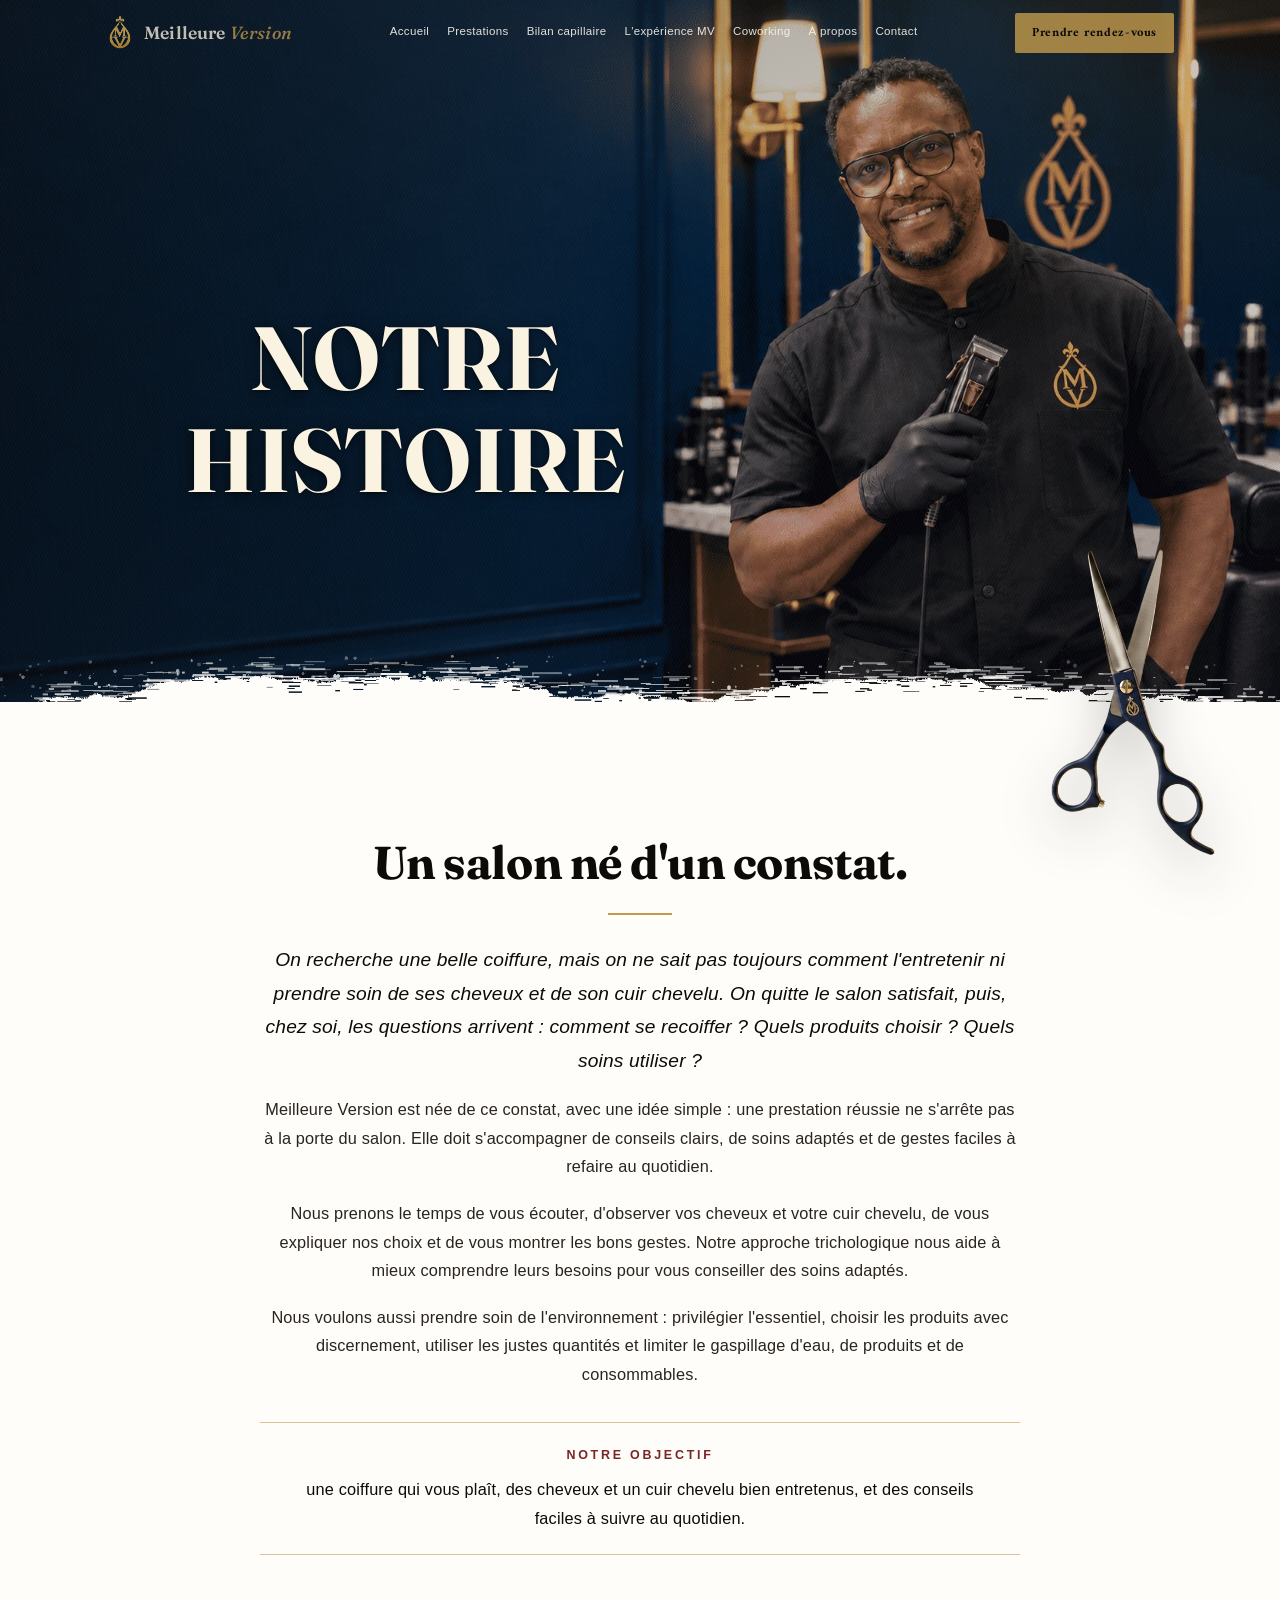
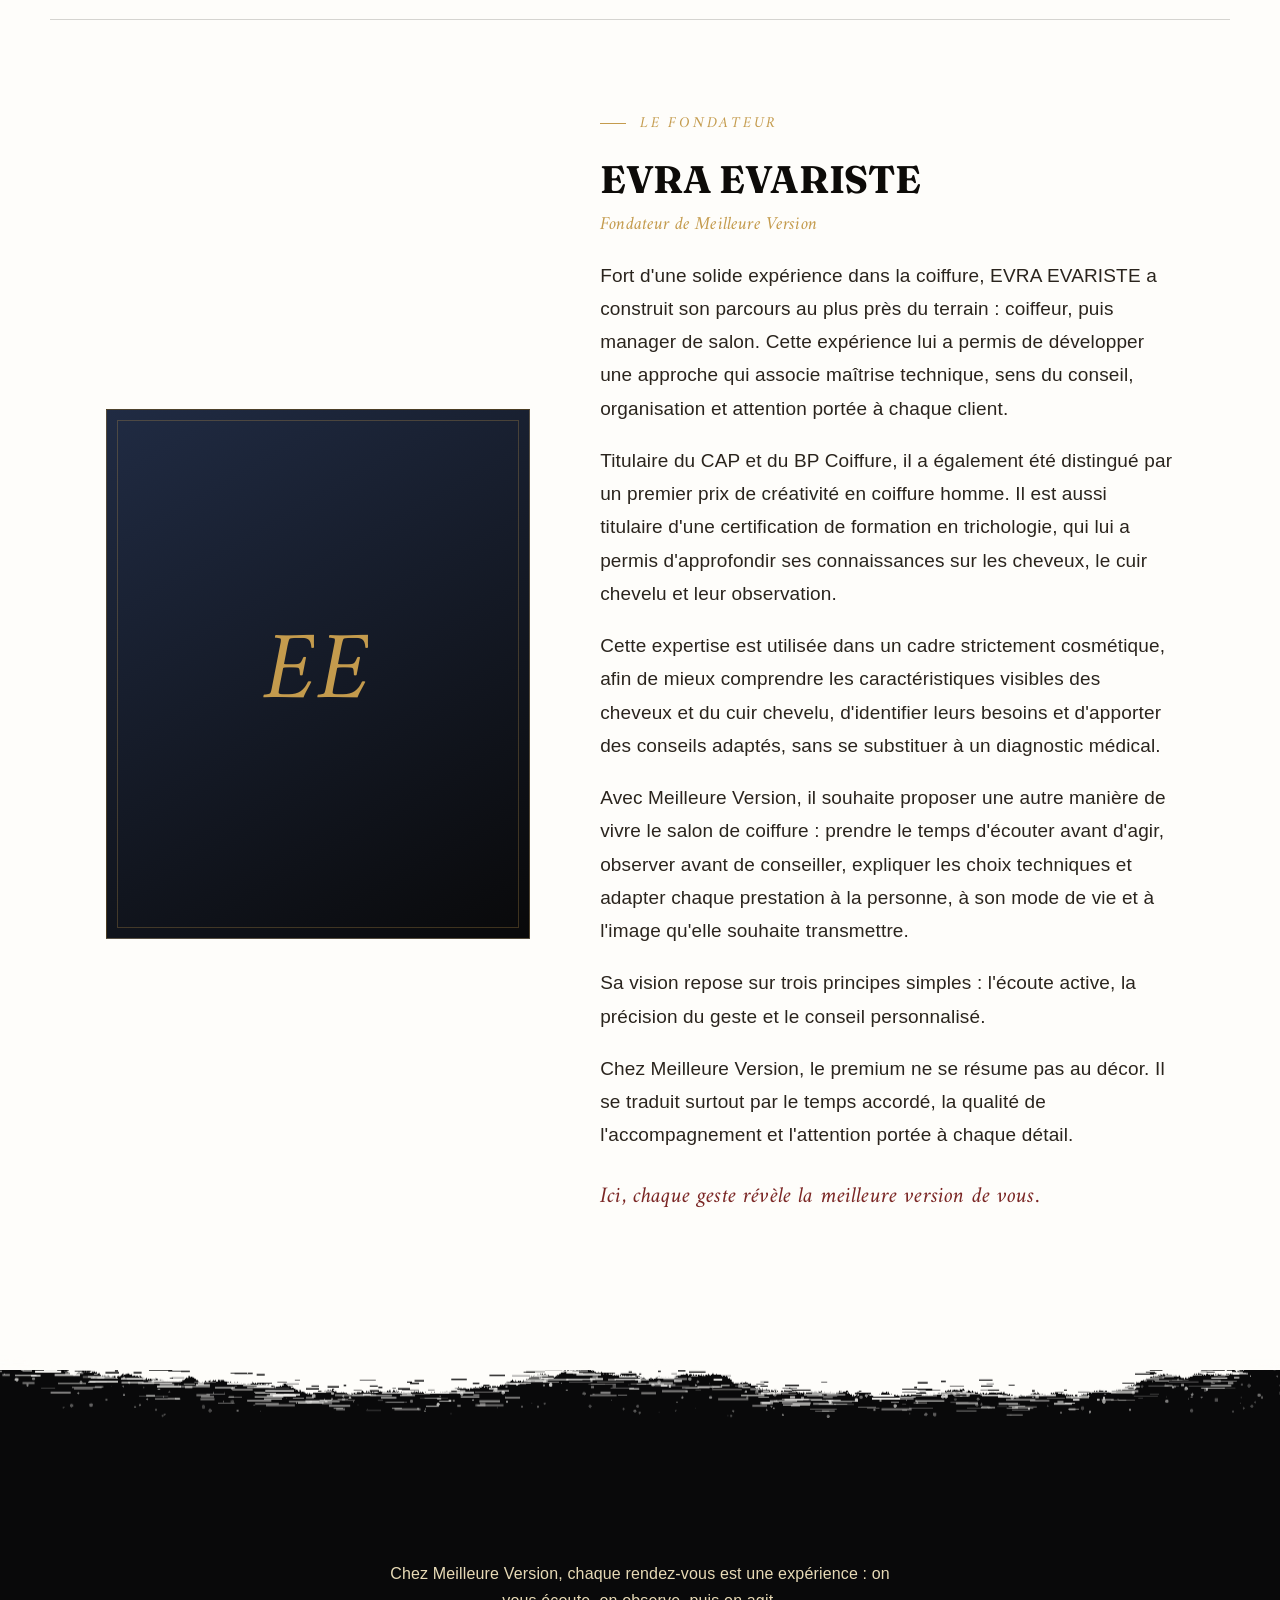
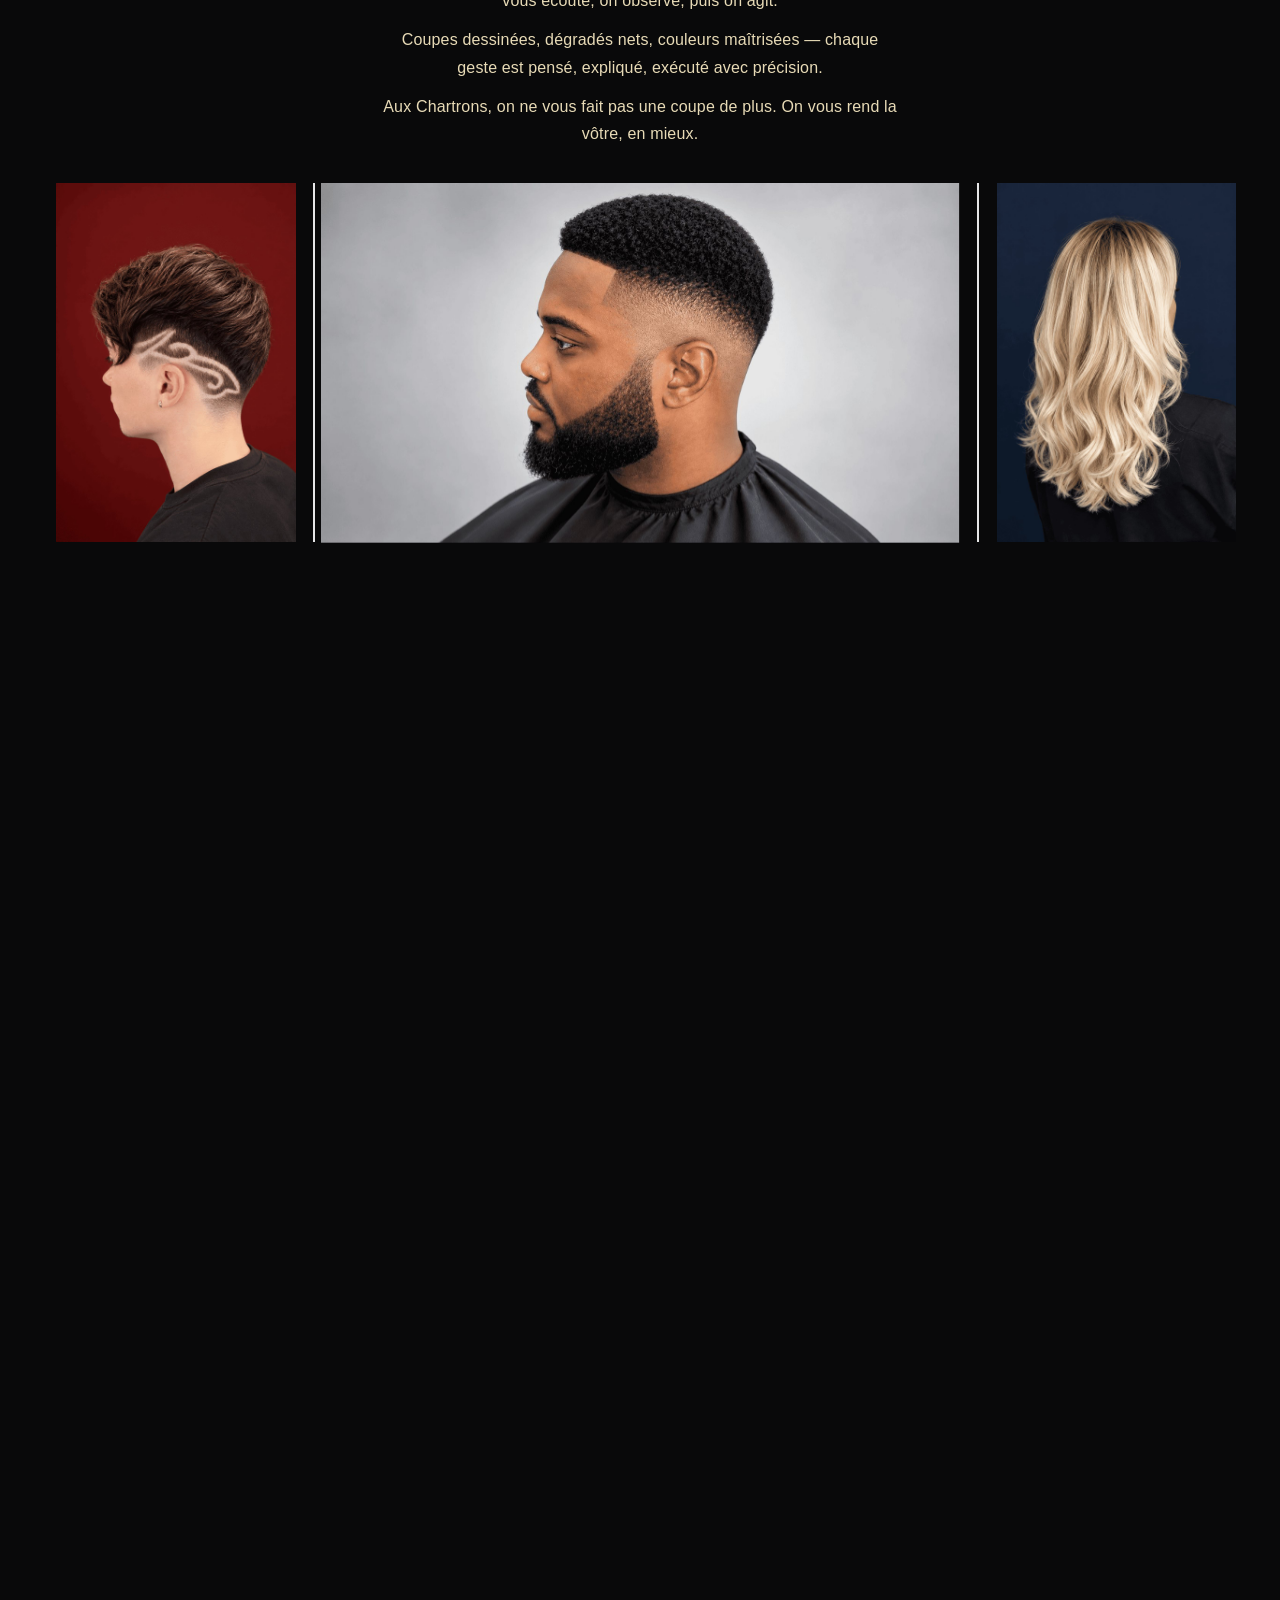
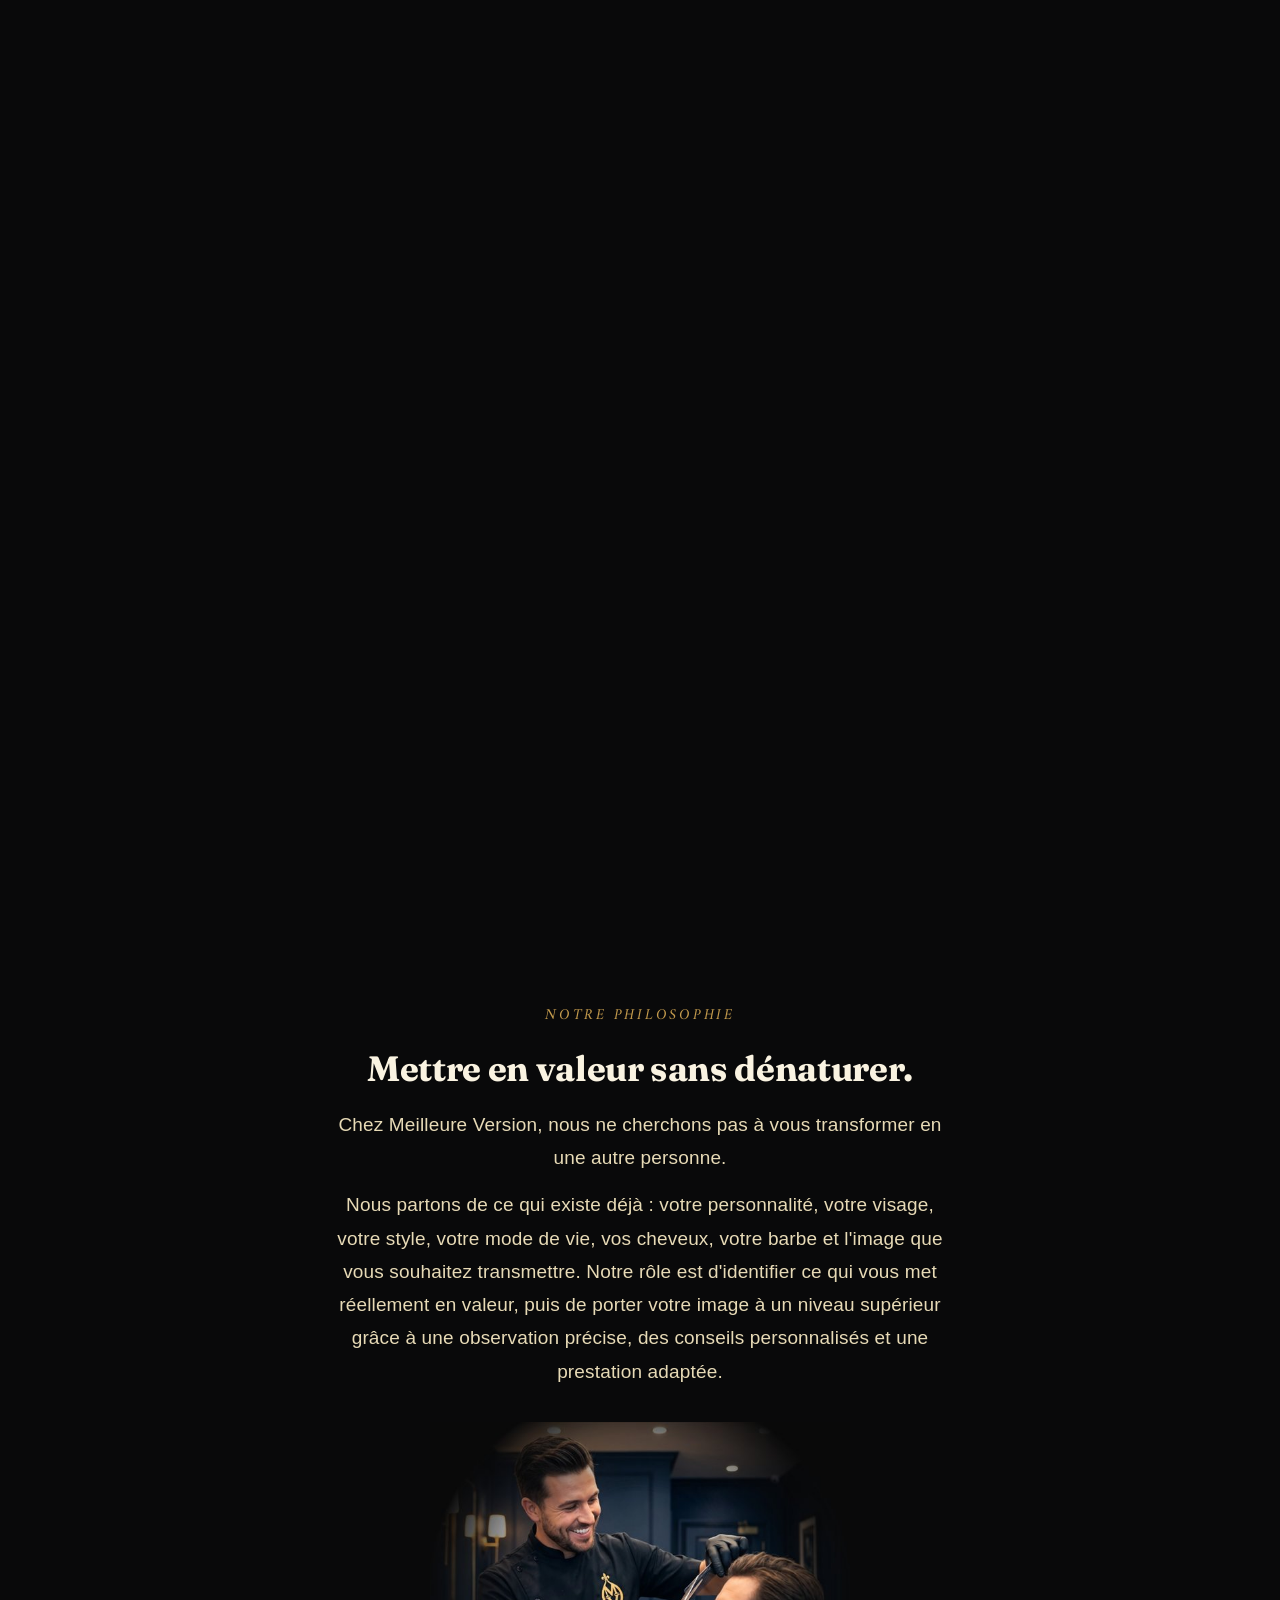
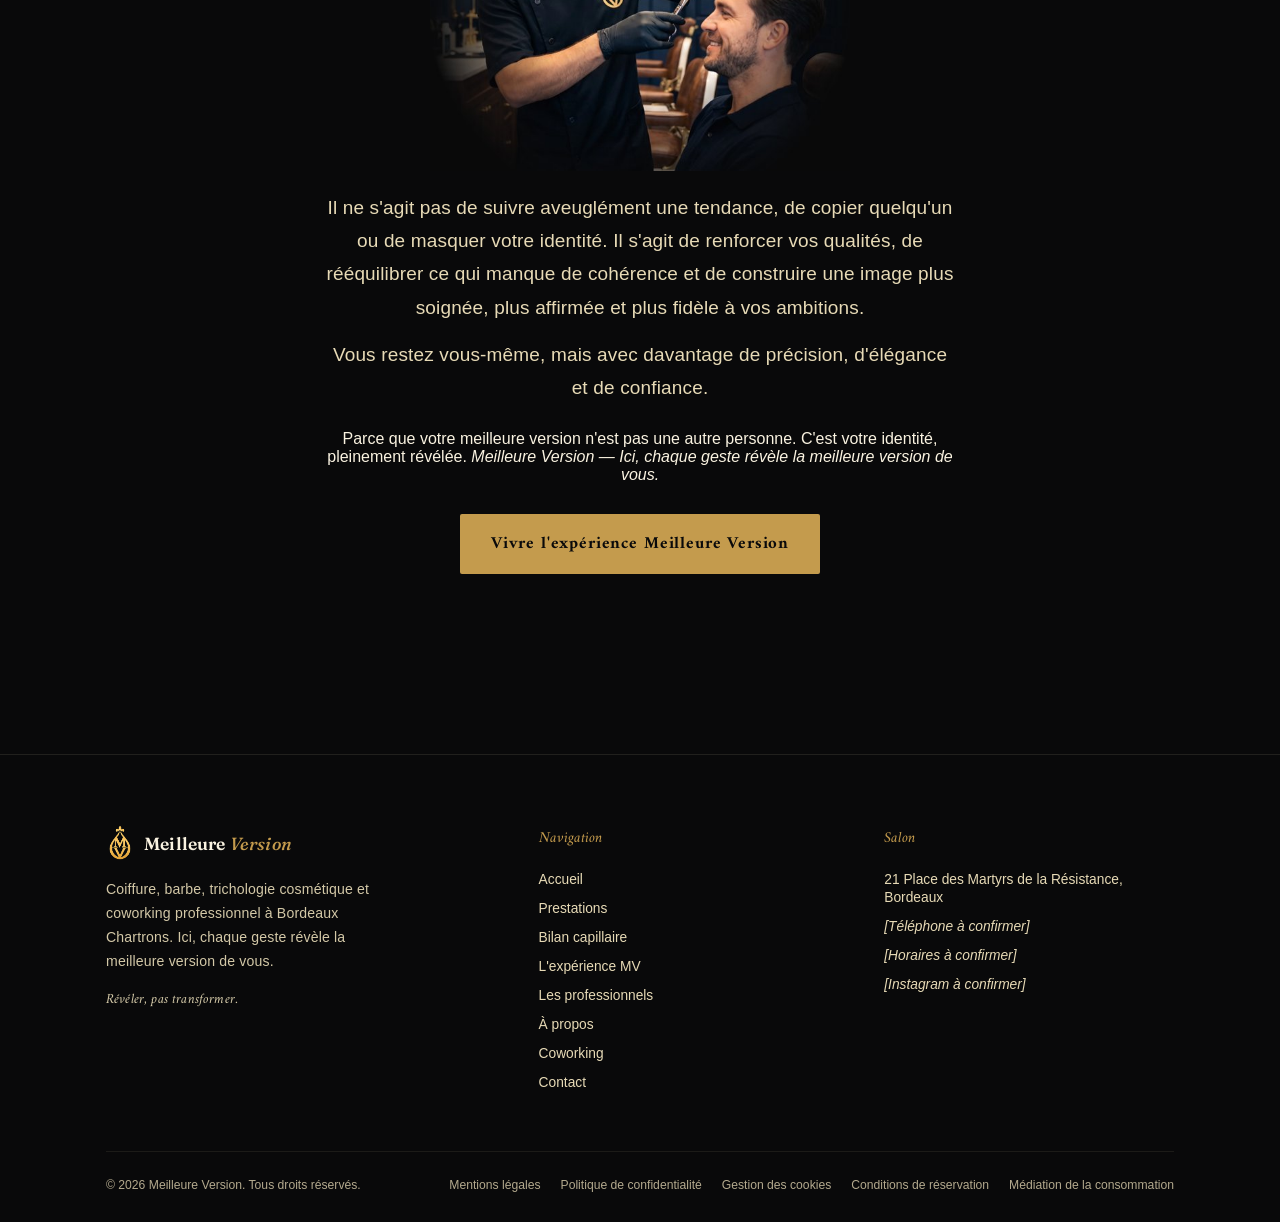
<file: a-propos.html>
<!doctype html>
<html lang="fr">
<head>
<meta charset="utf-8">
<meta name="viewport" content="width=device-width, initial-scale=1">
<title>À propos — EVRA EVARISTE, fondateur de Meilleure Version, salon de coiffure à Bordeaux</title>
<meta name="description" content="Un salon de coiffure né d&#x27;un constat : prendre le temps d&#x27;observer, d&#x27;expliquer et de transmettre. Découvrez EVRA EVARISTE, coiffeur titulaire du CAP et du BP, certifié en trichologie.">
<meta property="og:type" content="website">
<meta property="og:locale" content="fr_FR">
<meta property="og:site_name" content="Meilleure Version">
<meta property="og:title" content="À propos — EVRA EVARISTE, fondateur de Meilleure Version, salon de coiffure à Bordeaux">
<meta property="og:description" content="Un salon de coiffure né d&#x27;un constat : prendre le temps d&#x27;observer, d&#x27;expliquer et de transmettre. Découvrez EVRA EVARISTE, coiffeur titulaire du CAP et du BP, certifié en trichologie.">
<link rel="preconnect" href="https://fonts.googleapis.com">
<link rel="preconnect" href="https://fonts.gstatic.com" crossorigin>
<link href="https://fonts.googleapis.com/css2?family=Amiri:ital,wght@0,400;0,700;1,400;1,700&family=Fraunces:ital,wght@0,300..900;1,300..900&family=Rye&display=swap" rel="stylesheet">
<link rel="stylesheet" href="assets/style.css">
</head>
<body>
<header id="siteHeader" class="on-hero">
  <div class="container">
    <a href="index.html" class="brand">
      <img src="assets/emblem.png" alt="Emblème Meilleure Version">
      <span class="brand-word"><b>Meilleure</b> <i>Version</i></span>
    </a>
    <nav class="mainnav">
      <a href="index.html">Accueil</a>
      <a href="prestations.html">Prestations</a>
      <a href="bilan.html">Bilan capillaire</a>
      <a href="experience.html">L'expérience MV</a>
      <a href="coworking.html">Coworking</a>
      <a href="a-propos.html" aria-current="page">À propos</a>
      <a href="contact.html">Contact</a>
    </nav>
    <div class="header-cta">
      <a href="#reserver" data-booking class="btn btn-gold">
        <span class="lbl-full">Prendre rendez-vous</span>
        <span class="lbl-short">Réserver</span>
      </a>
    </div>
  </div>
</header>


<section class="page-hero page-hero--photo page-hero--title" style="background-image:url('assets/apropos-hero2.jpg')">
  <div class="container">
    <h1>Notre histoire</h1>
  </div>
</section>
<div class="edge" style="--edge-fill:#fefdfa" aria-hidden="true"></div>
<section class="sec-light seam-host story-sec">
  <!-- straddles the seam with the banner above: half the scissors hang into
       the dark banner, half fall into this block -->
  <img class="seam-accent on-light lg" src="assets/sc.png" alt="Ciseaux de coiffure Meilleure Version, manche bleu nuit à l'emblème doré">
  <div class="container">
    <div class="story">
      <h2>Un salon né d'un constat.</h2>
      <p class="story-lead">On recherche une belle coiffure, mais on ne sait pas toujours comment l'entretenir ni prendre soin de ses cheveux et de son cuir chevelu. On quitte le salon satisfait, puis, chez soi, les questions arrivent&nbsp;: comment se recoiffer&nbsp;? Quels produits choisir&nbsp;? Quels soins utiliser&nbsp;?</p>
      <p>Meilleure Version est née de ce constat, avec une idée simple&nbsp;: une prestation réussie ne s'arrête pas à la porte du salon. Elle doit s'accompagner de conseils clairs, de soins adaptés et de gestes faciles à refaire au quotidien.</p>
      <p>Nous prenons le temps de vous écouter, d'observer vos cheveux et votre cuir chevelu, de vous expliquer nos choix et de vous montrer les bons gestes. Notre approche trichologique nous aide à mieux comprendre leurs besoins pour vous conseiller des soins adaptés.</p>
      <p>Nous voulons aussi prendre soin de l'environnement&nbsp;: privilégier l'essentiel, choisir les produits avec discernement, utiliser les justes quantités et limiter le gaspillage d'eau, de produits et de consommables.</p>
      <p class="story-goal"><span>Notre objectif</span>une coiffure qui vous plaît, des cheveux et un cuir chevelu bien entretenus, et des conseils faciles à suivre au quotidien.</p>
    </div>
  </div>
</section>
<section class="sec-light founder-sec">
  <div class="container">
    <div class="founder">
      <div class="founder-mark"><span class="initials">EE</span></div>
      <div>
        <div class="eyebrow">Le fondateur</div>
        <h2 style="margin-top:18px;font-size:clamp(1.8rem,3vw,2.4rem);">EVRA EVARISTE</h2>
        <p class="founder-role">Fondateur de Meilleure Version</p>
        <p class="lede" style="margin-top:18px;">Fort d'une solide expérience dans la coiffure, EVRA EVARISTE a construit son parcours au plus près du terrain&nbsp;: coiffeur, puis manager de salon. Cette expérience lui a permis de développer une approche qui associe maîtrise technique, sens du conseil, organisation et attention portée à chaque client.</p>
        <p class="lede" style="margin-top:14px;">Titulaire du CAP et du BP Coiffure, il a également été distingué par un premier prix de créativité en coiffure homme. Il est aussi titulaire d'une certification de formation en trichologie, qui lui a permis d'approfondir ses connaissances sur les cheveux, le cuir chevelu et leur observation.</p>
        <p class="lede" style="margin-top:14px;">Cette expertise est utilisée dans un cadre strictement cosmétique, afin de mieux comprendre les caractéristiques visibles des cheveux et du cuir chevelu, d'identifier leurs besoins et d'apporter des conseils adaptés, sans se substituer à un diagnostic médical.</p>
        <p class="lede" style="margin-top:14px;">Avec Meilleure Version, il souhaite proposer une autre manière de vivre le salon de coiffure&nbsp;: prendre le temps d'écouter avant d'agir, observer avant de conseiller, expliquer les choix techniques et adapter chaque prestation à la personne, à son mode de vie et à l'image qu'elle souhaite transmettre.</p>
        <p class="lede" style="margin-top:14px;">Sa vision repose sur trois principes simples&nbsp;: l'écoute active, la précision du geste et le conseil personnalisé.</p>
        <p class="lede" style="margin-top:14px;">Chez Meilleure Version, le premium ne se résume pas au décor. Il se traduit surtout par le temps accordé, la qualité de l'accompagnement et l'attention portée à chaque détail.</p>
        <p class="closing-line">Ici, chaque geste révèle la meilleure version de vous.</p>
      </div>
    </div>
  </div>
</section>
<div class="edge flip" style="--edge-fill:#fefdfa" aria-hidden="true"></div>
<!-- "La maison": short promo over three photos; on scroll the middle photo
     opens to full screen and the brand line appears (assets/promo.js) -->
<section class="promo" id="maison" aria-label="La maison Meilleure Version">
  <div class="promo-track" id="promoTrack">
    <div class="promo-stage">
      <div class="promo-copy">
        <p>Chez Meilleure Version, chaque rendez-vous est une expérience&nbsp;: on vous écoute, on observe, puis on agit.</p>
        <p>Coupes dessinées, dégradés nets, couleurs maîtrisées — chaque geste est pensé, expliqué, exécuté avec précision.</p>
        <p>Aux Chartrons, on ne vous fait pas une coupe de plus. On vous rend la vôtre, en mieux.</p>
      </div>
      <div class="promo-row">
        <figure class="promo-side l"><img src="assets/promo-1.jpg" alt="Coupe courte texturée avec motif rasé dessiné sur la nuque"><span class="promo-sep" aria-hidden="true"></span></figure>
        <div class="promo-slot" aria-hidden="true"></div>
        <figure class="promo-side r"><span class="promo-sep" aria-hidden="true"></span><img src="assets/promo-3.jpg" alt="Longs cheveux blonds ondulés, balayage lumineux"></figure>
      </div>
      <div class="promo-full">
        <img src="assets/promo-2.jpg" alt="Dégradé net et barbe taillée, vue de profil">
        <div class="promo-scrim" aria-hidden="true"></div>
        <div class="promo-slogan">
          <p class="promo-slogan-main">Révéler, pas transformer.</p>
          <p class="promo-slogan-sub">Ici, chaque geste révèle la meilleure version de vous.</p>
        </div>
      </div>
    </div>
  </div>
</section>
<section class="sec-dark">
  <div class="container">
    <div class="reviews-head">
      <div class="eyebrow">Notre philosophie</div>
      <h2>Mettre en valeur sans dénaturer.</h2>
      <p class="lede" style="color:rgba(245,232,193,.94);margin:18px auto 0;">Chez Meilleure Version, nous ne cherchons pas à vous transformer en une autre personne.</p>
      <p class="lede" style="color:rgba(245,232,193,.94);margin:14px auto 0;">Nous partons de ce qui existe déjà&nbsp;: votre personnalité, votre visage, votre style, votre mode de vie, vos cheveux, votre barbe et l'image que vous souhaitez transmettre. Notre rôle est d'identifier ce qui vous met réellement en valeur, puis de porter votre image à un niveau supérieur grâce à une observation précise, des conseils personnalisés et une prestation adaptée.</p>
      <img class="reviews-photo" style="margin:34px auto 20px;" src="assets/barber34.jpg" alt="Coiffeur Meilleure Version réalisant une coupe, ciseaux et peigne en main, en échange souriant avec son client">
      <p class="lede" style="color:rgba(245,232,193,.94);margin:14px auto 0;">Il ne s'agit pas de suivre aveuglément une tendance, de copier quelqu'un ou de masquer votre identité. Il s'agit de renforcer vos qualités, de rééquilibrer ce qui manque de cohérence et de construire une image plus soignée, plus affirmée et plus fidèle à vos ambitions.</p>
      <p class="lede" style="color:rgba(245,232,193,.94);margin:14px auto 0;">Vous restez vous-même, mais avec davantage de précision, d'élégance et de confiance.</p>
      <blockquote style="max-width:760px;margin:26px auto 0;">Parce que votre meilleure version n'est pas une autre personne. C'est votre identité, pleinement révélée.
        <cite>Meilleure Version — Ici, chaque geste révèle la meilleure version de vous.</cite>
      </blockquote>
      <div class="hero-cta" style="justify-content:center;margin-top:30px;">
        <a href="experience.html" class="btn btn-gold">Vivre l'expérience Meilleure Version</a>
      </div>
    </div>
  </div>
</section>
<footer>
  <div class="container">
    <div class="foot-grid">
      <div class="foot-brand">
        <a href="index.html" class="brand">
          <img src="assets/emblem.png" alt="Emblème Meilleure Version">
          <span class="brand-word"><b>Meilleure</b> <i>Version</i></span>
        </a>
        <p>Coiffure, barbe, trichologie cosmétique et coworking professionnel à Bordeaux Chartrons. Ici, chaque geste révèle la meilleure version de vous.</p>
        <p class="foot-signature">Révéler, pas transformer.</p>
      </div>
      <div class="foot-col">
        <h4>Navigation</h4>
        <ul>
          <li><a href="index.html">Accueil</a></li>
          <li><a href="prestations.html">Prestations</a></li>
          <li><a href="bilan.html">Bilan capillaire</a></li>
          <li><a href="experience.html">L'expérience MV</a></li>
          <li><a href="professionnels.html">Les professionnels</a></li>
          <li><a href="a-propos.html">À propos</a></li>
          <li><a href="coworking.html">Coworking</a></li>
          <li><a href="contact.html">Contact</a></li>
        </ul>
      </div>
      <div class="foot-col">
        <h4>Salon</h4>
        <ul>
          <li><a href="https://www.google.com/maps/dir/?api=1&amp;destination=21+Place+des+Martyrs+de+la+R%C3%A9sistance%2C+33000+Bordeaux" target="_blank" rel="noopener noreferrer">21 Place des Martyrs de la Résistance, Bordeaux</a></li>
          <li><a href="contact.html" class="placeholder-val">[Téléphone à confirmer]</a></li>
          <li><a href="contact.html" class="placeholder-val">[Horaires à confirmer]</a></li>
          <li><a href="contact.html" class="placeholder-val">[Instagram à confirmer]</a></li>
        </ul>
      </div>
    </div>
    <div class="foot-bottom">
      <span>© 2026 Meilleure Version. Tous droits réservés.</span>
      <ul class="foot-legal">
        <li><a href="mentions-legales.html">Mentions légales</a></li>
        <li><a href="confidentialite.html">Politique de confidentialité</a></li>
        <li><a href="cookies.html">Gestion des cookies</a></li>
        <li><a href="conditions-reservation.html">Conditions de réservation</a></li>
        <li><a href="mediation.html">Médiation de la consommation</a></li>
      </ul>
    </div>
  </div>
</footer>
<script>
/* Header turns solid as soon as the visitor leaves the top of the page.
   The home page overrides this from its own hero script. */
(function () {
  var header = document.getElementById('siteHeader');
  if (!header || document.getElementById('heroVid')) return;
  var onScroll = function () {
    header.classList.toggle('solid', window.scrollY > 30);
    header.classList.toggle('on-hero', window.scrollY <= 30);
  };
  document.addEventListener('scroll', onScroll, { passive: true });
  onScroll();
})();
</script>
<script src="assets/reveal.js" defer></script>
<script src="assets/promo.js" defer></script>

<script src="assets/nav.js" defer></script>
<script src="assets/booking.js" defer></script>
</body>
</html>
</file>
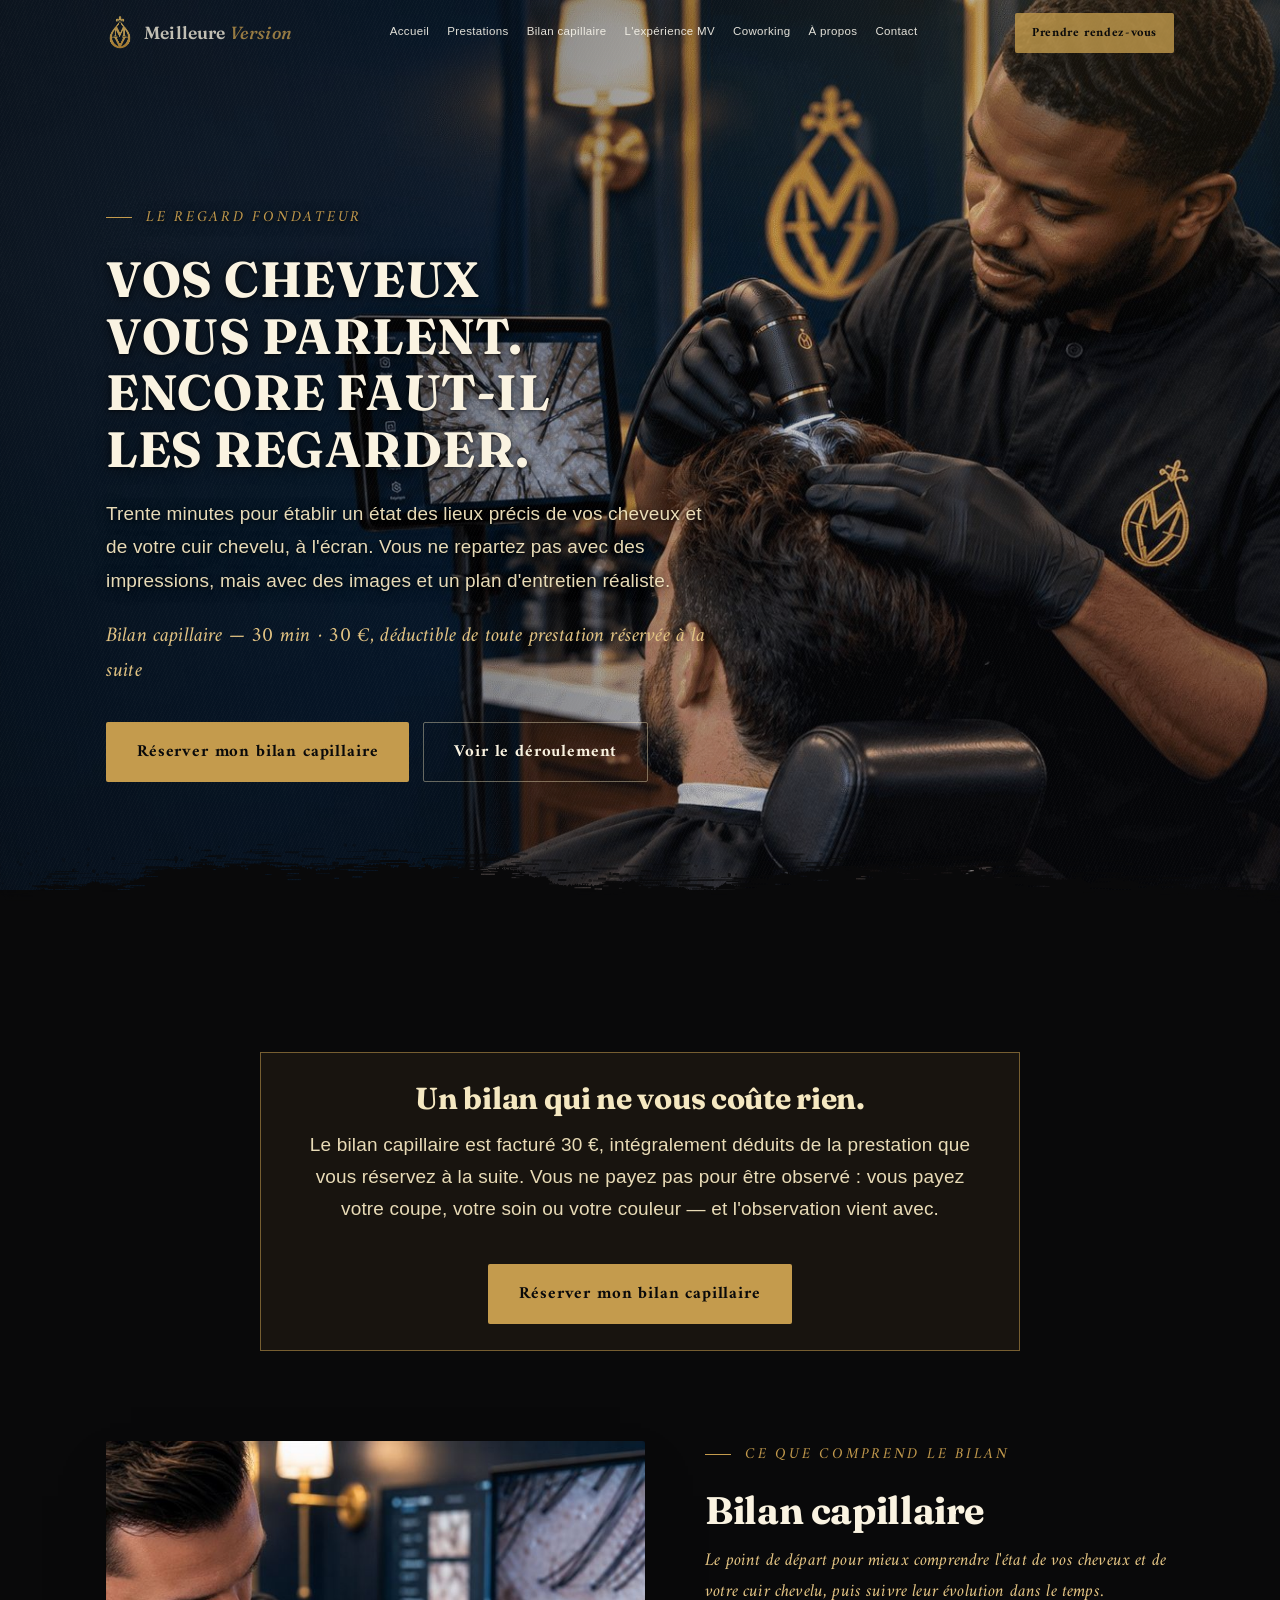
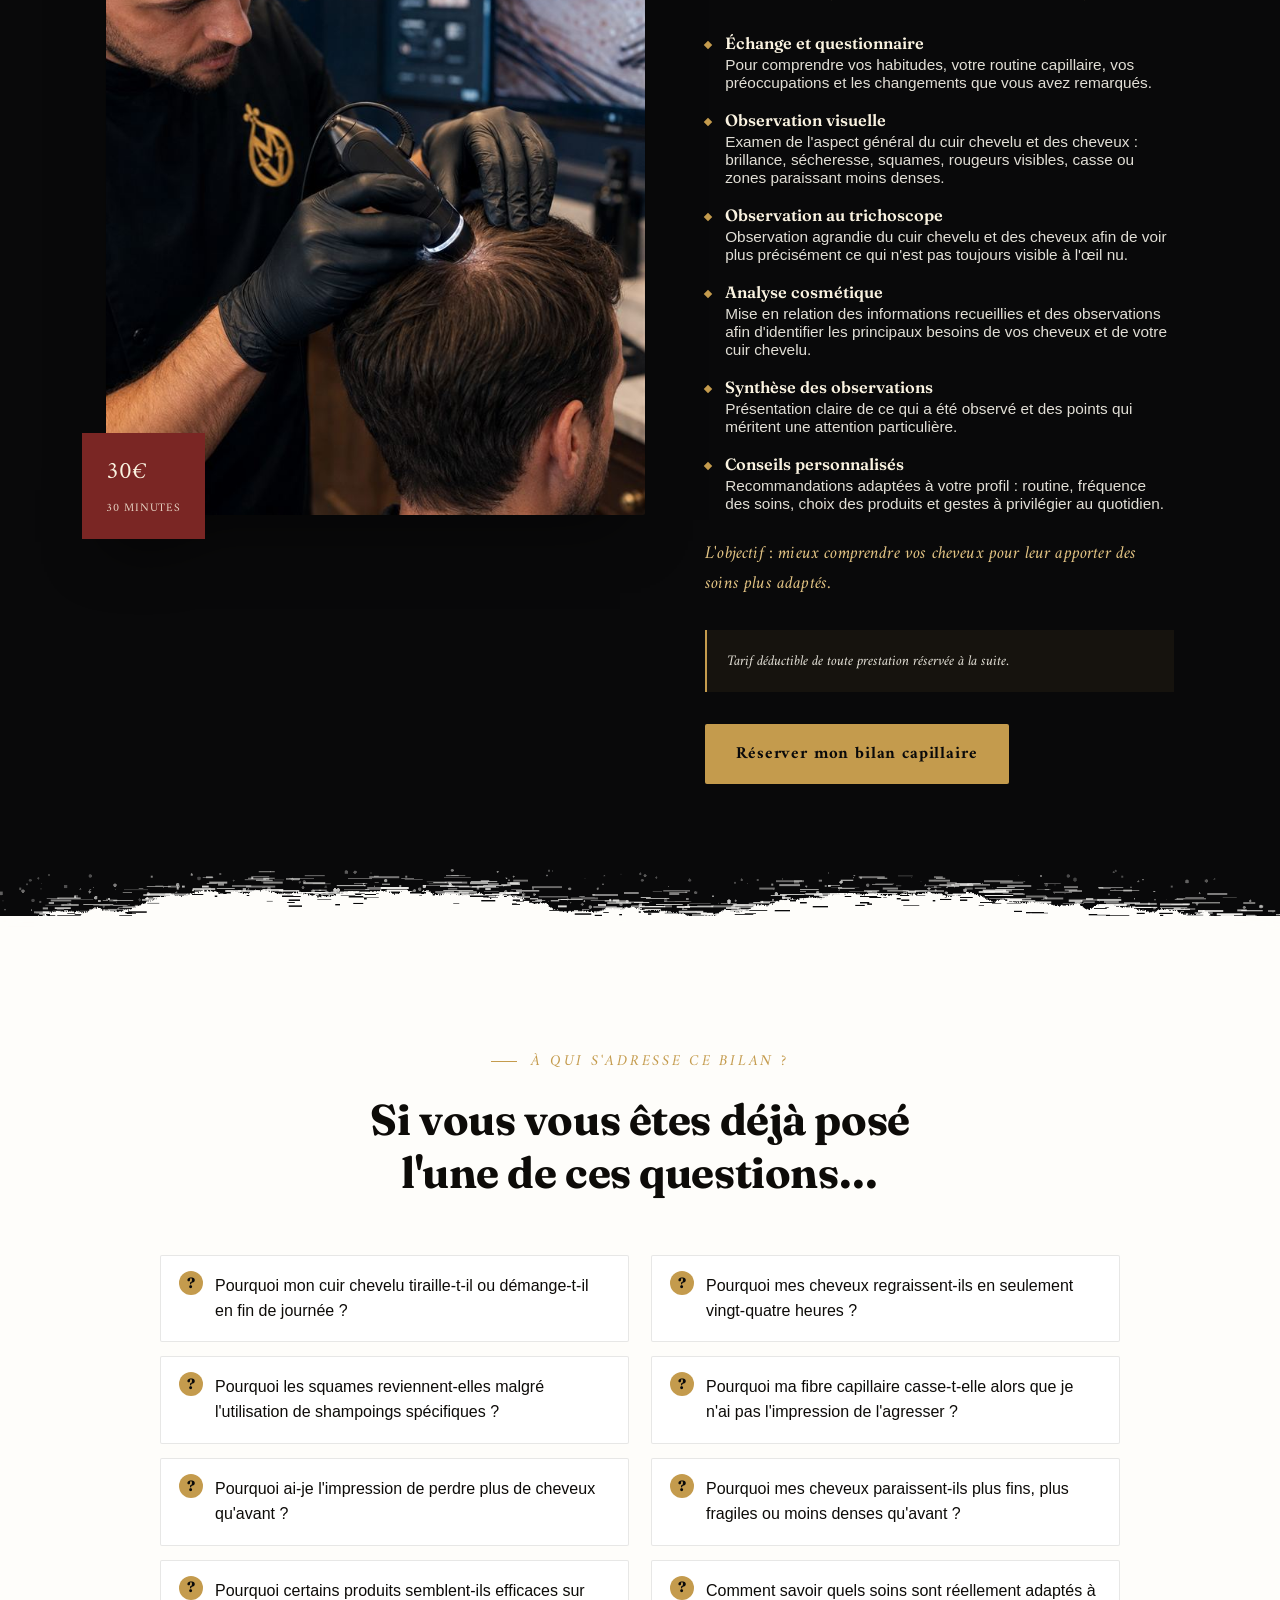
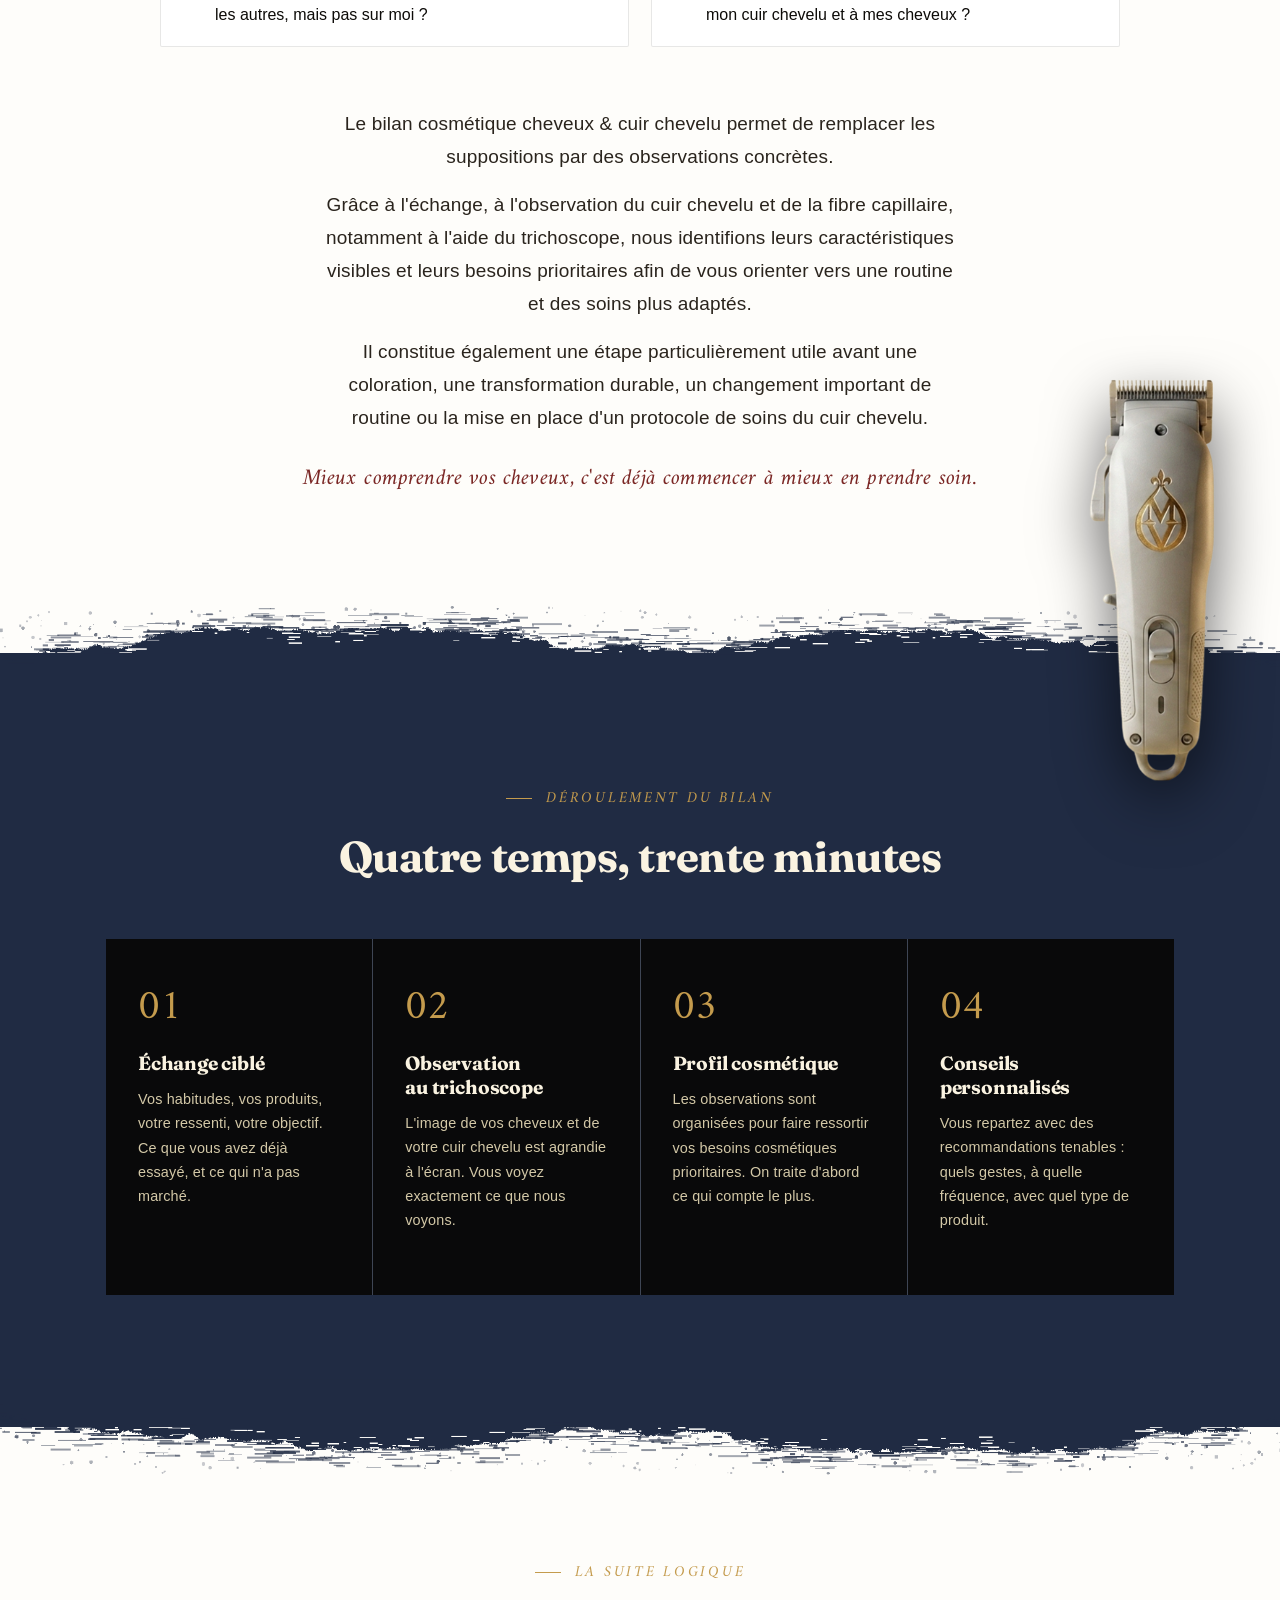
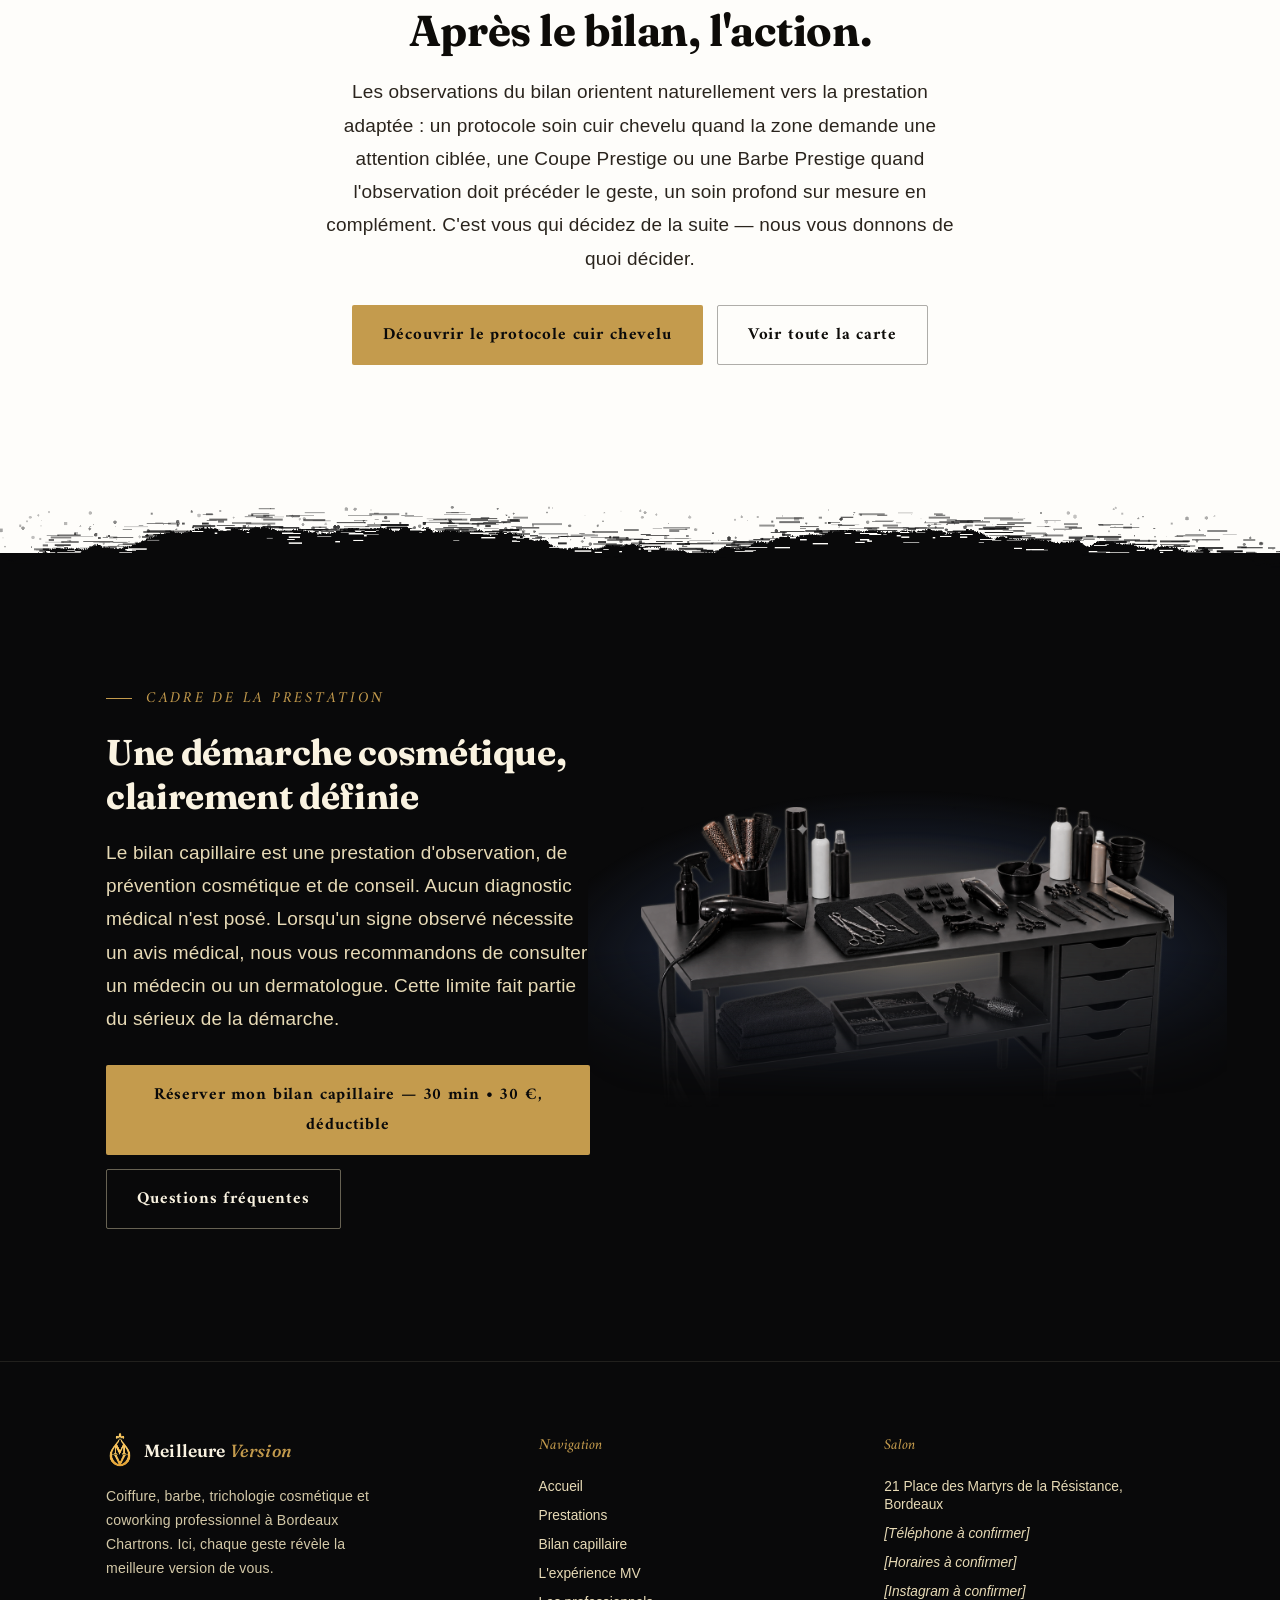
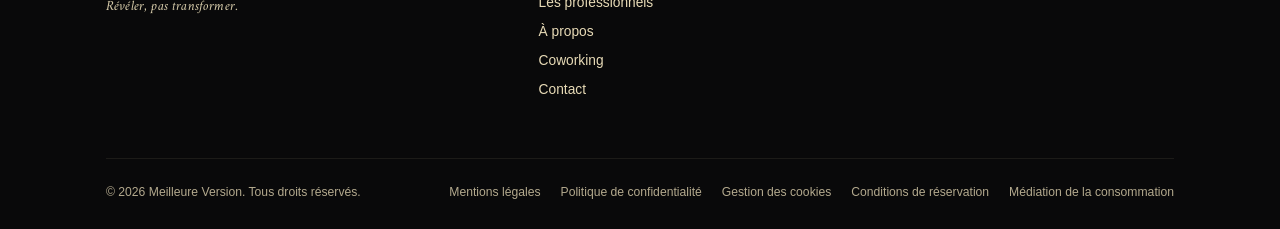
<file: bilan.html>
<!doctype html>
<html lang="fr">
<head>
<meta charset="utf-8">
<meta name="viewport" content="width=device-width, initial-scale=1">
<title>Bilan capillaire au trichoscope à Bordeaux Chartrons — Meilleure Version</title>
<meta name="description" content="Bilan cosmétique cheveux et cuir chevelu au trichoscope à Bordeaux : échange, observation, analyse et conseils personnalisés. 30 min, 30 € déductibles de votre prestation.">
<meta property="og:type" content="website">
<meta property="og:locale" content="fr_FR">
<meta property="og:site_name" content="Meilleure Version">
<meta property="og:title" content="Bilan capillaire au trichoscope à Bordeaux Chartrons — Meilleure Version">
<meta property="og:description" content="Bilan cosmétique cheveux et cuir chevelu au trichoscope à Bordeaux : échange, observation, analyse et conseils personnalisés. 30 min, 30 € déductibles de votre prestation.">
<link rel="preconnect" href="https://fonts.googleapis.com">
<link rel="preconnect" href="https://fonts.gstatic.com" crossorigin>
<link href="https://fonts.googleapis.com/css2?family=Amiri:ital,wght@0,400;0,700;1,400;1,700&family=Fraunces:ital,wght@0,300..900;1,300..900&family=Rye&display=swap" rel="stylesheet">
<link rel="stylesheet" href="assets/style.css">
</head>
<body>
<header id="siteHeader" class="on-hero">
  <div class="container">
    <a href="index.html" class="brand">
      <img src="assets/emblem.png" alt="Emblème Meilleure Version">
      <span class="brand-word"><b>Meilleure</b> <i>Version</i></span>
    </a>
    <nav class="mainnav">
      <a href="index.html">Accueil</a>
      <a href="prestations.html">Prestations</a>
      <a href="bilan.html" aria-current="page">Bilan capillaire</a>
      <a href="experience.html">L'expérience MV</a>
      <a href="coworking.html">Coworking</a>
      <a href="a-propos.html">À propos</a>
      <a href="contact.html">Contact</a>
    </nav>
    <div class="header-cta">
      <a href="#reserver" data-booking class="btn btn-gold">
        <span class="lbl-full">Prendre rendez-vous</span>
        <span class="lbl-short">Réserver</span>
      </a>
    </div>
  </div>
</header>


<section class="page-hero page-hero--photo" style="background-image:url('assets/bilan-hero.jpg')">
  <div class="container">
    <div class="eyebrow">Le regard fondateur</div>
    <h1>Vos cheveux vous parlent. Encore faut-il les regarder.</h1>
    <p class="lede">Trente minutes pour établir un état des lieux précis de vos cheveux et de votre cuir chevelu, à l'écran. Vous ne repartez pas avec des impressions, mais avec des images et un plan d'entretien réaliste.</p>
    <p class="page-price">Bilan capillaire — 30 min · 30&nbsp;€, déductible de toute prestation réservée à la suite</p>
     <div class="hero-cta"><a href="#reserver" data-booking class="btn btn-gold">Réserver mon bilan capillaire</a>
       <a href="#deroulement" class="btn btn-ghost-dark">Voir le déroulement</a></div>
  </div>
</section>
<div class="edge" style="--edge-fill:#09090A" aria-hidden="true"></div>
<section class="sec-dark seam-host">
  <div class="container">
    <div class="offer-box">
      <h2>Un bilan qui ne vous coûte rien.</h2>
      <p>Le bilan capillaire est facturé 30 €, intégralement déduits de la prestation que vous réservez à la suite. Vous ne payez pas pour être observé&nbsp;: vous payez votre coupe, votre soin ou votre couleur — et l'observation vient avec.</p>
      <a href="#reserver" data-booking class="btn btn-gold">Réserver mon bilan capillaire</a>
    </div>
    <div class="bilan" style="margin-top:clamp(50px,7vw,90px);">
      <div class="bilan-photo">
        <img src="assets/trico.jpg" alt="Observation au trichoscope du cuir chevelu chez Meilleure Version">
        <div class="price-tag"><span class="amt">30€</span><span class="dur">30 minutes</span></div>
      </div>
      <div>
        <div class="eyebrow">Ce que comprend le bilan</div>
        <h2 style="margin-top:18px;font-size:clamp(1.8rem,3vw,2.4rem);">Bilan capillaire</h2>
        <p class="bilan-kicker">Le point de départ pour mieux comprendre l'état de vos cheveux et de votre cuir chevelu, puis suivre leur évolution dans le temps.</p>
        <ul class="bilan-points bilan-points--detail">
          <li><span><strong>Échange et questionnaire</strong>Pour comprendre vos habitudes, votre routine capillaire, vos préoccupations et les changements que vous avez remarqués.</span></li>
          <li><span><strong>Observation visuelle</strong>Examen de l'aspect général du cuir chevelu et des cheveux&nbsp;: brillance, sécheresse, squames, rougeurs visibles, casse ou zones paraissant moins denses.</span></li>
          <li><span><strong>Observation au trichoscope</strong>Observation agrandie du cuir chevelu et des cheveux afin de voir plus précisément ce qui n'est pas toujours visible à l'œil nu.</span></li>
          <li><span><strong>Analyse cosmétique</strong>Mise en relation des informations recueillies et des observations afin d'identifier les principaux besoins de vos cheveux et de votre cuir chevelu.</span></li>
          <li><span><strong>Synthèse des observations</strong>Présentation claire de ce qui a été observé et des points qui méritent une attention particulière.</span></li>
          <li><span><strong>Conseils personnalisés</strong>Recommandations adaptées à votre profil&nbsp;: routine, fréquence des soins, choix des produits et gestes à privilégier au quotidien.</span></li>
        </ul>
        <p class="bilan-goal">L'objectif&nbsp;: mieux comprendre vos cheveux pour leur apporter des soins plus adaptés.</p>
        <div class="mention-box">Tarif déductible de toute prestation réservée à la suite.</div>
        <div class="bilan-cta">
          <a href="#reserver" data-booking class="btn btn-gold">Réserver mon bilan capillaire</a>
        </div>
      </div>
    </div>
  </div>
</section>
<div class="edge" style="--edge-fill:#fefdfa" aria-hidden="true"></div>
<section class="sec-light">
  <div class="container">
    <div class="sec-head" style="margin-left:auto;margin-right:auto;text-align:center;">
      <div class="eyebrow" style="justify-content:center;">À qui s'adresse ce bilan&nbsp;?</div>
      <h2>Si vous vous êtes déjà posé l'une de ces questions…</h2>
    </div>
    <ul class="question-list">
      <li>Pourquoi mon cuir chevelu tiraille-t-il ou démange-t-il en fin de journée&nbsp;?</li>
      <li>Pourquoi mes cheveux regraissent-ils en seulement vingt-quatre heures&nbsp;?</li>
      <li>Pourquoi les squames reviennent-elles malgré l'utilisation de shampoings spécifiques&nbsp;?</li>
      <li>Pourquoi ma fibre capillaire casse-t-elle alors que je n'ai pas l'impression de l'agresser&nbsp;?</li>
      <li>Pourquoi ai-je l'impression de perdre plus de cheveux qu'avant&nbsp;?</li>
      <li>Pourquoi mes cheveux paraissent-ils plus fins, plus fragiles ou moins denses qu'avant&nbsp;?</li>
      <li>Pourquoi certains produits semblent-ils efficaces sur les autres, mais pas sur moi&nbsp;?</li>
      <li>Comment savoir quels soins sont réellement adaptés à mon cuir chevelu et à mes cheveux&nbsp;?</li>
    </ul>
    <div class="sec-head" style="margin:clamp(40px,5vw,60px) auto 0;text-align:center;max-width:720px;">
      <p class="lede" style="margin:0 auto;">Le bilan cosmétique cheveux &amp; cuir chevelu permet de remplacer les suppositions par des observations concrètes.</p>
      <p class="lede" style="margin:14px auto 0;">Grâce à l'échange, à l'observation du cuir chevelu et de la fibre capillaire, notamment à l'aide du trichoscope, nous identifions leurs caractéristiques visibles et leurs besoins prioritaires afin de vous orienter vers une routine et des soins plus adaptés.</p>
      <p class="lede" style="margin:14px auto 0;">Il constitue également une étape particulièrement utile avant une coloration, une transformation durable, un changement important de routine ou la mise en place d'un protocole de soins du cuir chevelu.</p>
      <p class="closing-line">Mieux comprendre vos cheveux, c'est déjà commencer à mieux en prendre soin.</p>
    </div>
  </div>
</section>
<div class="edge" style="--edge-fill:#202B43" aria-hidden="true"></div>
<section class="sec-navy seam-host" id="deroulement">
  <!-- the clippers straddle the seam with the ivory block above -->
  <img class="seam-accent tall" src="assets/tond.png" alt="Tondeuse Meilleure Version à l'emblème doré">
  <div class="container">
    <div class="sec-head" style="margin-left:auto;margin-right:auto;text-align:center;">
      <div class="eyebrow" style="justify-content:center;">Déroulement du bilan</div>
      <h2>Quatre temps, trente minutes</h2>
    </div>
    <div class="steps">
      
      <div class="step">
        <span class="step-num">01</span>
        <h3>Échange ciblé</h3>
        <p>Vos habitudes, vos produits, votre ressenti, votre objectif. Ce que vous avez déjà essayé, et ce qui n'a pas marché.</p>
      </div>
      <div class="step">
        <span class="step-num">02</span>
        <h3>Observation au trichoscope</h3>
        <p>L'image de vos cheveux et de votre cuir chevelu est agrandie à l'écran. Vous voyez exactement ce que nous voyons.</p>
      </div>
      <div class="step">
        <span class="step-num">03</span>
        <h3>Profil cosmétique</h3>
        <p>Les observations sont organisées pour faire ressortir vos besoins cosmétiques prioritaires. On traite d'abord ce qui compte le plus.</p>
      </div>
      <div class="step">
        <span class="step-num">04</span>
        <h3>Conseils personnalisés</h3>
        <p>Vous repartez avec des recommandations tenables&nbsp;: quels gestes, à quelle fréquence, avec quel type de produit.</p>
      </div>
    </div>
  </div>
</section>
<div class="edge flip" style="--edge-fill:#202B43" aria-hidden="true"></div>
<section class="sec-light">
  <div class="container">
    <div class="sec-head" style="margin-left:auto;margin-right:auto;text-align:center;">
      <div class="eyebrow" style="justify-content:center;">La suite logique</div>
      <h2>Après le bilan, l'action.</h2>
      <p class="lede" style="margin:18px auto 0;">Les observations du bilan orientent naturellement vers la prestation adaptée&nbsp;: un protocole soin cuir chevelu quand la zone demande une attention ciblée, une Coupe Prestige ou une Barbe Prestige quand l'observation doit précéder le geste, un soin profond sur mesure en complément. C'est vous qui décidez de la suite — nous vous donnons de quoi décider.</p>
      <div class="hero-cta" style="justify-content:center;margin-top:30px;">
        <a href="prestations.html" class="btn btn-gold">Découvrir le protocole cuir chevelu</a>
        <a href="prestations.html" class="btn btn-ghost-light">Voir toute la carte</a>
      </div>
    </div>
  </div>
</section>
<div class="edge" style="--edge-fill:#09090A" aria-hidden="true"></div>
<section class="sec-dark frame-cta">
  <div class="container">
    <div class="frame-grid">
    <div class="frame-copy">
      <div class="eyebrow">Cadre de la prestation</div>
      <h2>Une démarche cosmétique, clairement définie</h2>
      <p class="lede" style="color:rgba(245,232,193,.94);margin:18px 0 0;">Le bilan capillaire est une prestation d'observation, de prévention cosmétique et de conseil. Aucun diagnostic médical n'est posé. Lorsqu'un signe observé nécessite un avis médical, nous vous recommandons de consulter un médecin ou un dermatologue. Cette limite fait partie du sérieux de la démarche.</p>
      <div class="hero-cta" style="margin-top:30px;">
        <a href="#reserver" data-booking class="btn btn-gold">Réserver mon bilan capillaire — 30 min • 30 €, déductible</a>
        <a href="faq.html" class="btn btn-ghost-dark">Questions fréquentes</a>
      </div>
    </div>
    <figure class="frame-photo">
      <img src="assets/instru-poste.png" alt="Poste de travail Meilleure Version : ciseaux, peignes, tondeuse, brosses et produits soigneusement disposés">
    </figure>
    </div>
  </div>
</section>
<footer>
  <div class="container">
    <div class="foot-grid">
      <div class="foot-brand">
        <a href="index.html" class="brand">
          <img src="assets/emblem.png" alt="Emblème Meilleure Version">
          <span class="brand-word"><b>Meilleure</b> <i>Version</i></span>
        </a>
        <p>Coiffure, barbe, trichologie cosmétique et coworking professionnel à Bordeaux Chartrons. Ici, chaque geste révèle la meilleure version de vous.</p>
        <p class="foot-signature">Révéler, pas transformer.</p>
      </div>
      <div class="foot-col">
        <h4>Navigation</h4>
        <ul>
          <li><a href="index.html">Accueil</a></li>
          <li><a href="prestations.html">Prestations</a></li>
          <li><a href="bilan.html">Bilan capillaire</a></li>
          <li><a href="experience.html">L'expérience MV</a></li>
          <li><a href="professionnels.html">Les professionnels</a></li>
          <li><a href="a-propos.html">À propos</a></li>
          <li><a href="coworking.html">Coworking</a></li>
          <li><a href="contact.html">Contact</a></li>
        </ul>
      </div>
      <div class="foot-col">
        <h4>Salon</h4>
        <ul>
          <li><a href="https://www.google.com/maps/dir/?api=1&amp;destination=21+Place+des+Martyrs+de+la+R%C3%A9sistance%2C+33000+Bordeaux" target="_blank" rel="noopener noreferrer">21 Place des Martyrs de la Résistance, Bordeaux</a></li>
          <li><a href="contact.html" class="placeholder-val">[Téléphone à confirmer]</a></li>
          <li><a href="contact.html" class="placeholder-val">[Horaires à confirmer]</a></li>
          <li><a href="contact.html" class="placeholder-val">[Instagram à confirmer]</a></li>
        </ul>
      </div>
    </div>
    <div class="foot-bottom">
      <span>© 2026 Meilleure Version. Tous droits réservés.</span>
      <ul class="foot-legal">
        <li><a href="mentions-legales.html">Mentions légales</a></li>
        <li><a href="confidentialite.html">Politique de confidentialité</a></li>
        <li><a href="cookies.html">Gestion des cookies</a></li>
        <li><a href="conditions-reservation.html">Conditions de réservation</a></li>
        <li><a href="mediation.html">Médiation de la consommation</a></li>
      </ul>
    </div>
  </div>
</footer>
<script>
/* Header turns solid as soon as the visitor leaves the top of the page.
   The home page overrides this from its own hero script. */
(function () {
  var header = document.getElementById('siteHeader');
  if (!header || document.getElementById('heroVid')) return;
  var onScroll = function () {
    header.classList.toggle('solid', window.scrollY > 30);
    header.classList.toggle('on-hero', window.scrollY <= 30);
  };
  document.addEventListener('scroll', onScroll, { passive: true });
  onScroll();
})();
</script>
<script src="assets/reveal.js" defer></script>

<script src="assets/nav.js" defer></script>
<script src="assets/booking.js" defer></script>
</body>
</html>
</file>
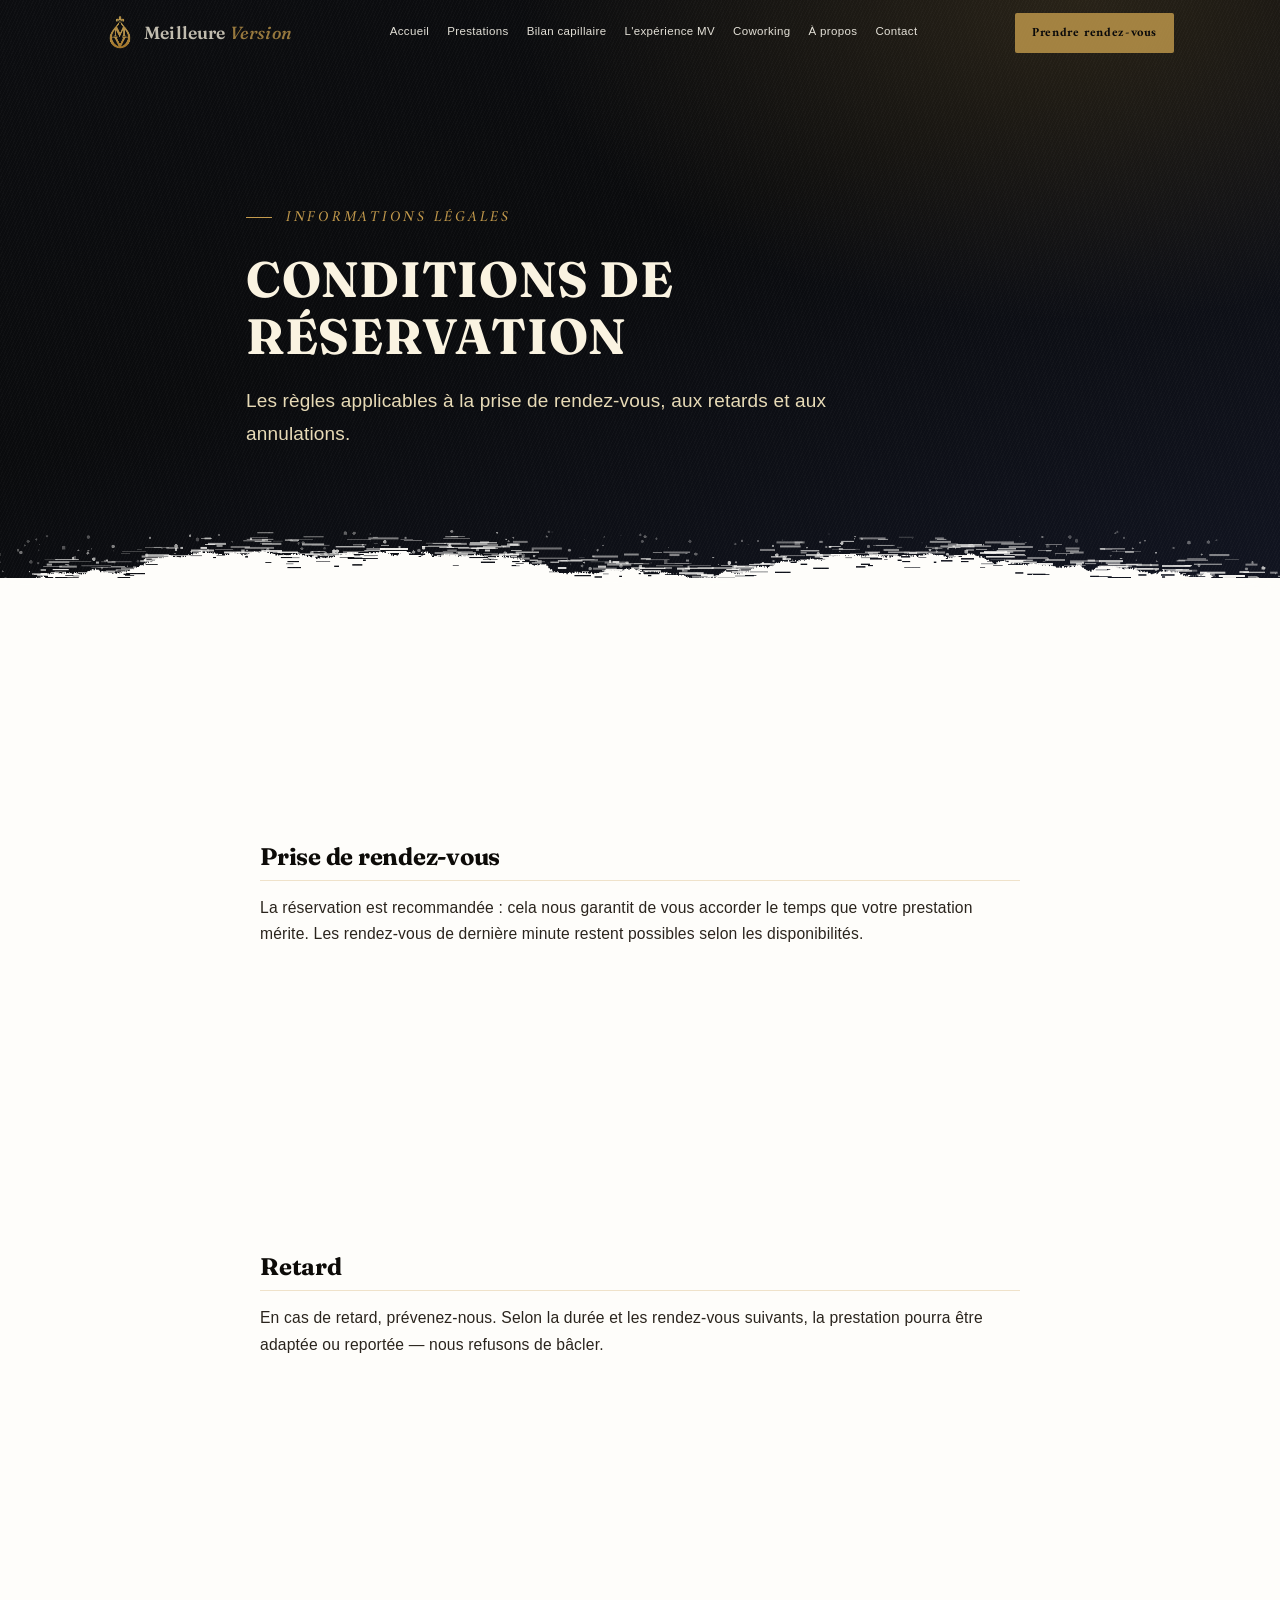
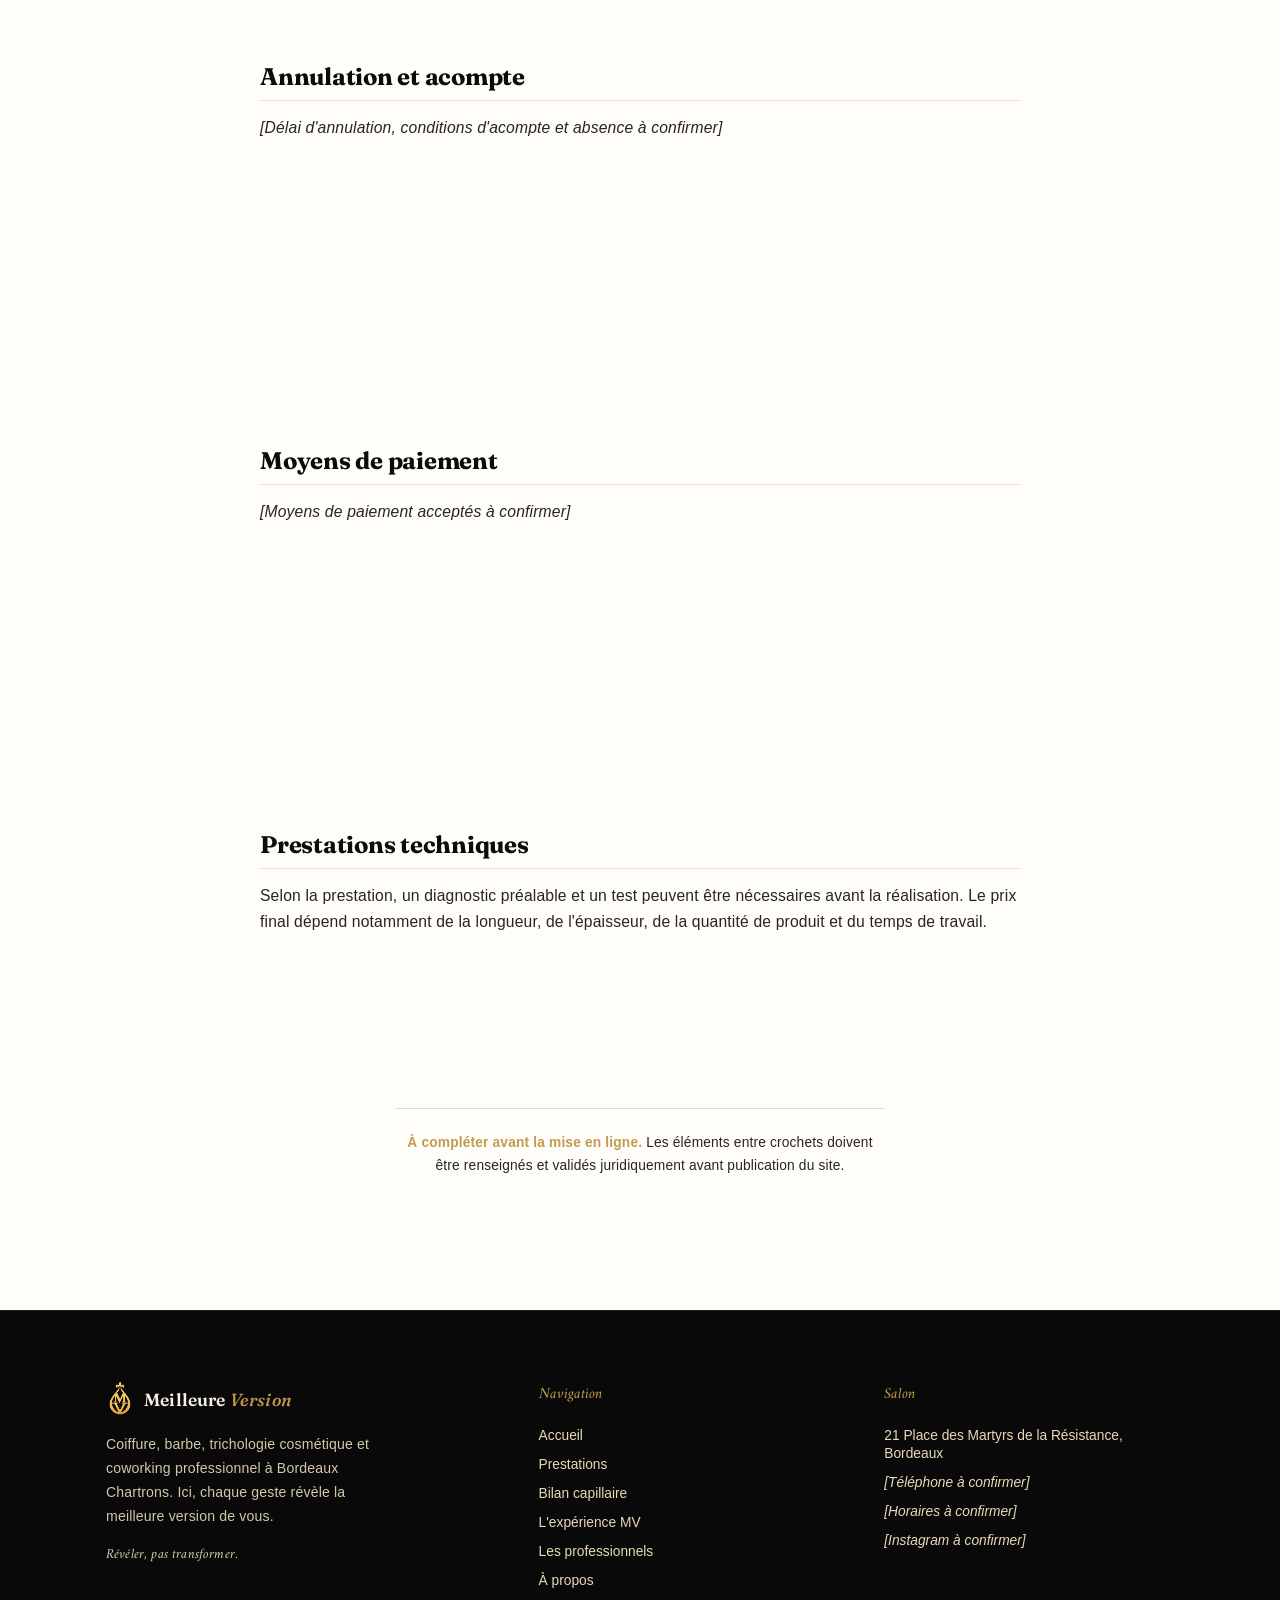
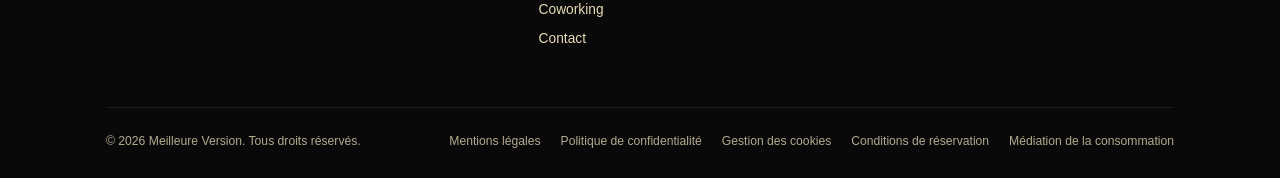
<file: conditions-reservation.html>
<!doctype html>
<html lang="fr">
<head>
<meta charset="utf-8">
<meta name="viewport" content="width=device-width, initial-scale=1">
<title>Conditions de réservation — Meilleure Version</title>
<meta name="description" content="Les règles applicables à la prise de rendez-vous, aux retards et aux annulations.">
<link rel="preconnect" href="https://fonts.googleapis.com">
<link rel="preconnect" href="https://fonts.gstatic.com" crossorigin>
<link href="https://fonts.googleapis.com/css2?family=Amiri:ital,wght@0,400;0,700;1,400;1,700&family=Fraunces:ital,wght@0,300..900;1,300..900&family=Rye&display=swap" rel="stylesheet">
<link rel="stylesheet" href="assets/style.css">
</head>
<body>
<header id="siteHeader" class="on-hero">
  <div class="container">
    <a href="index.html" class="brand">
      <img src="assets/emblem.png" alt="Emblème Meilleure Version">
      <span class="brand-word"><b>Meilleure</b> <i>Version</i></span>
    </a>
    <nav class="mainnav">
      <a href="index.html">Accueil</a>
      <a href="prestations.html">Prestations</a>
      <a href="bilan.html">Bilan capillaire</a>
      <a href="experience.html">L'expérience MV</a>
      <a href="coworking.html">Coworking</a>
      <a href="a-propos.html">À propos</a>
      <a href="contact.html">Contact</a>
    </nav>
    <div class="header-cta">
      <a href="#reserver" data-booking class="btn btn-gold">
        <span class="lbl-full">Prendre rendez-vous</span>
        <span class="lbl-short">Réserver</span>
      </a>
    </div>
  </div>
</header>


<section class="page-hero">
  <div class="container">
    <div class="eyebrow">Informations légales</div>
    <h1>Conditions de réservation</h1>
    <p class="lede">Les règles applicables à la prise de rendez-vous, aux retards et aux annulations.</p>
    
  </div>
</section>
<div class="edge" style="--edge-fill:#fefdfa" aria-hidden="true"></div>
<section class="sec-light">
  <div class="container">
    <div class="legal-wrap">
      
      <section class="legal-block">
        <h2>Prise de rendez-vous</h2>
        <p>La réservation est recommandée&nbsp;: cela nous garantit de vous accorder le temps que votre prestation mérite. Les rendez-vous de dernière minute restent possibles selon les disponibilités.</p>
      </section>
      <section class="legal-block">
        <h2>Retard</h2>
        <p>En cas de retard, prévenez-nous. Selon la durée et les rendez-vous suivants, la prestation pourra être adaptée ou reportée — nous refusons de bâcler.</p>
      </section>
      <section class="legal-block">
        <h2>Annulation et acompte</h2>
        <p class="placeholder-val">[Délai d'annulation, conditions d'acompte et absence à confirmer]</p>
      </section>
      <section class="legal-block">
        <h2>Moyens de paiement</h2>
        <p class="placeholder-val">[Moyens de paiement acceptés à confirmer]</p>
      </section>
      <section class="legal-block">
        <h2>Prestations techniques</h2>
        <p>Selon la prestation, un diagnostic préalable et un test peuvent être nécessaires avant la réalisation. Le prix final dépend notamment de la longueur, de l'épaisseur, de la quantité de produit et du temps de travail.</p>
      </section>
      <p class="reviews-note" style="color:var(--ink-soft);border-color:rgba(28,23,18,.14);"><strong>À compléter avant la mise en ligne.</strong> Les éléments entre crochets doivent être renseignés et validés juridiquement avant publication du site.</p>
    </div>
  </div>
</section>
<footer>
  <div class="container">
    <div class="foot-grid">
      <div class="foot-brand">
        <a href="index.html" class="brand">
          <img src="assets/emblem.png" alt="Emblème Meilleure Version">
          <span class="brand-word"><b>Meilleure</b> <i>Version</i></span>
        </a>
        <p>Coiffure, barbe, trichologie cosmétique et coworking professionnel à Bordeaux Chartrons. Ici, chaque geste révèle la meilleure version de vous.</p>
        <p class="foot-signature">Révéler, pas transformer.</p>
      </div>
      <div class="foot-col">
        <h4>Navigation</h4>
        <ul>
          <li><a href="index.html">Accueil</a></li>
          <li><a href="prestations.html">Prestations</a></li>
          <li><a href="bilan.html">Bilan capillaire</a></li>
          <li><a href="experience.html">L'expérience MV</a></li>
          <li><a href="professionnels.html">Les professionnels</a></li>
          <li><a href="a-propos.html">À propos</a></li>
          <li><a href="coworking.html">Coworking</a></li>
          <li><a href="contact.html">Contact</a></li>
        </ul>
      </div>
      <div class="foot-col">
        <h4>Salon</h4>
        <ul>
          <li><a href="https://www.google.com/maps/dir/?api=1&amp;destination=21+Place+des+Martyrs+de+la+R%C3%A9sistance%2C+33000+Bordeaux" target="_blank" rel="noopener noreferrer">21 Place des Martyrs de la Résistance, Bordeaux</a></li>
          <li><a href="contact.html" class="placeholder-val">[Téléphone à confirmer]</a></li>
          <li><a href="contact.html" class="placeholder-val">[Horaires à confirmer]</a></li>
          <li><a href="contact.html" class="placeholder-val">[Instagram à confirmer]</a></li>
        </ul>
      </div>
    </div>
    <div class="foot-bottom">
      <span>© 2026 Meilleure Version. Tous droits réservés.</span>
      <ul class="foot-legal">
        <li><a href="mentions-legales.html">Mentions légales</a></li>
        <li><a href="confidentialite.html">Politique de confidentialité</a></li>
        <li><a href="cookies.html">Gestion des cookies</a></li>
        <li><a href="conditions-reservation.html">Conditions de réservation</a></li>
        <li><a href="mediation.html">Médiation de la consommation</a></li>
      </ul>
    </div>
  </div>
</footer>
<script>
/* Header turns solid as soon as the visitor leaves the top of the page.
   The home page overrides this from its own hero script. */
(function () {
  var header = document.getElementById('siteHeader');
  if (!header || document.getElementById('heroVid')) return;
  var onScroll = function () {
    header.classList.toggle('solid', window.scrollY > 30);
    header.classList.toggle('on-hero', window.scrollY <= 30);
  };
  document.addEventListener('scroll', onScroll, { passive: true });
  onScroll();
})();
</script>
<script src="assets/reveal.js" defer></script>

<script src="assets/nav.js" defer></script>
<script src="assets/booking.js" defer></script>
</body>
</html>
</file>
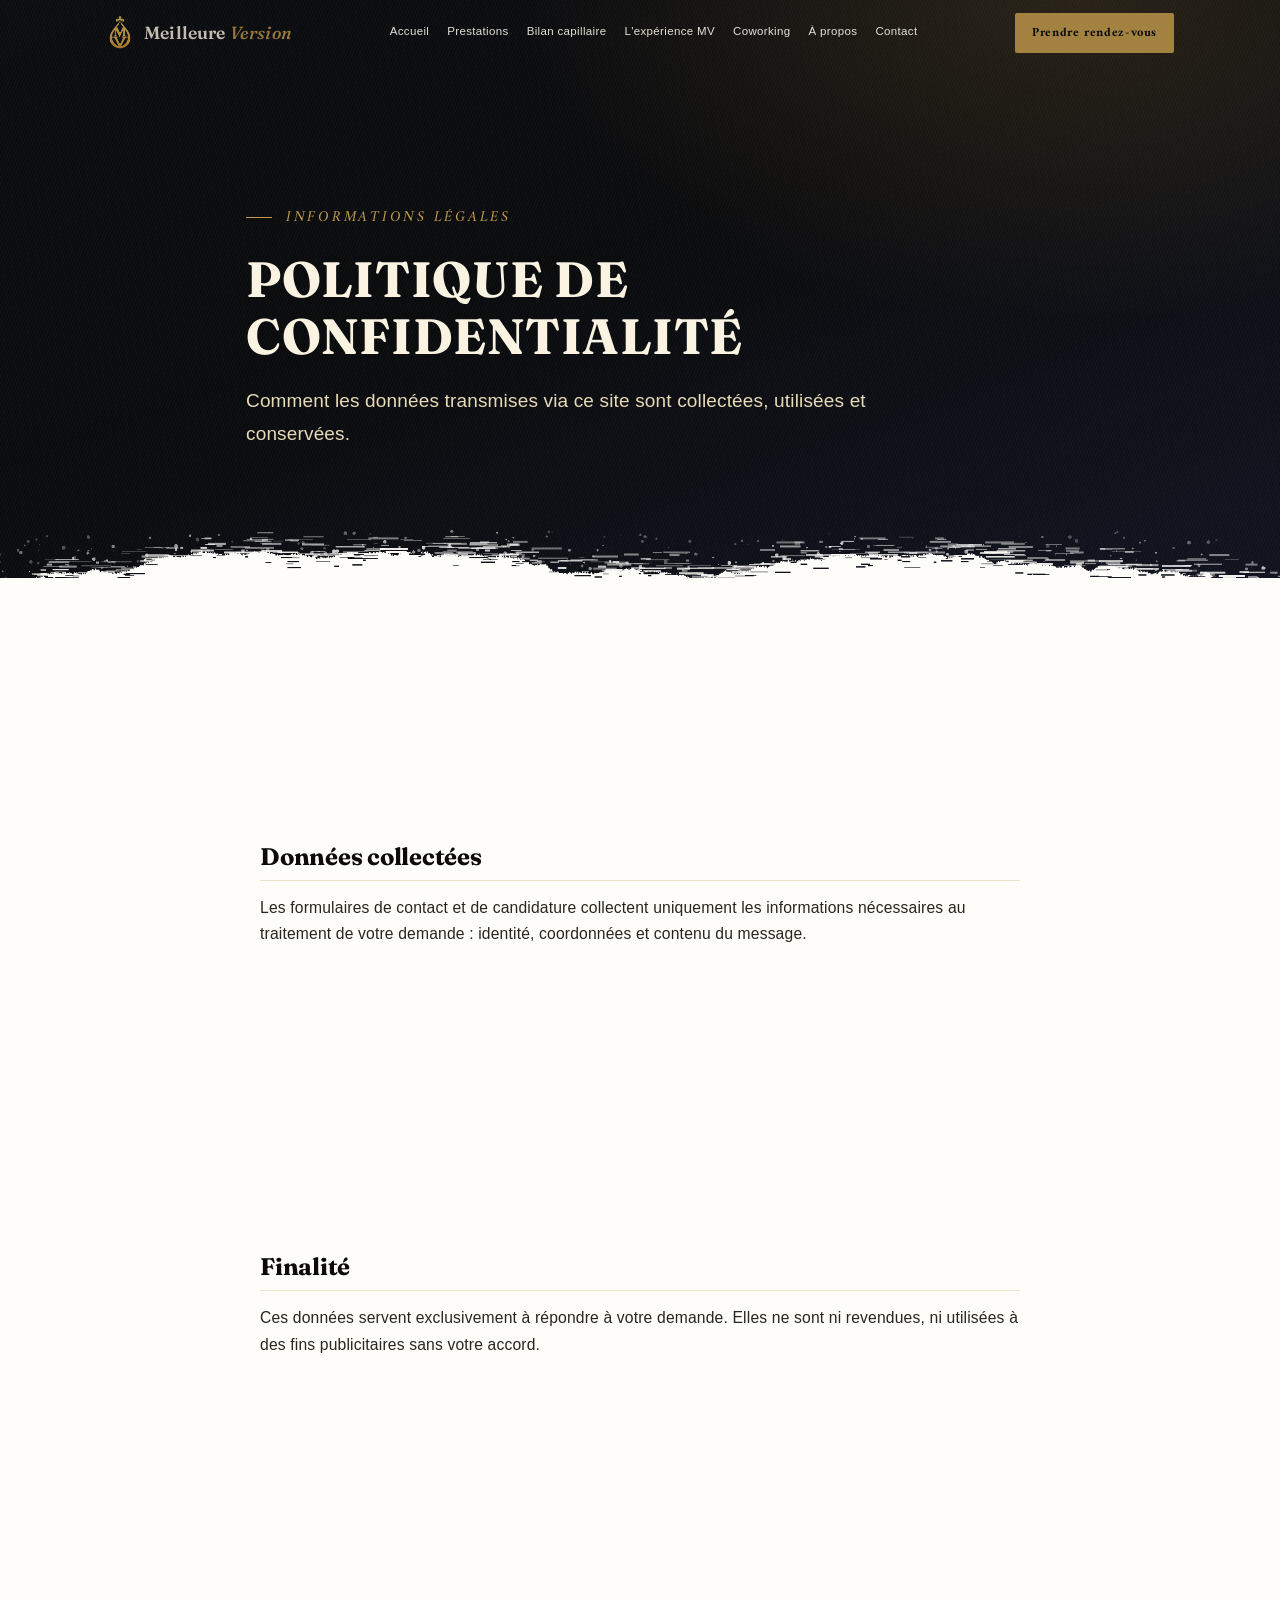
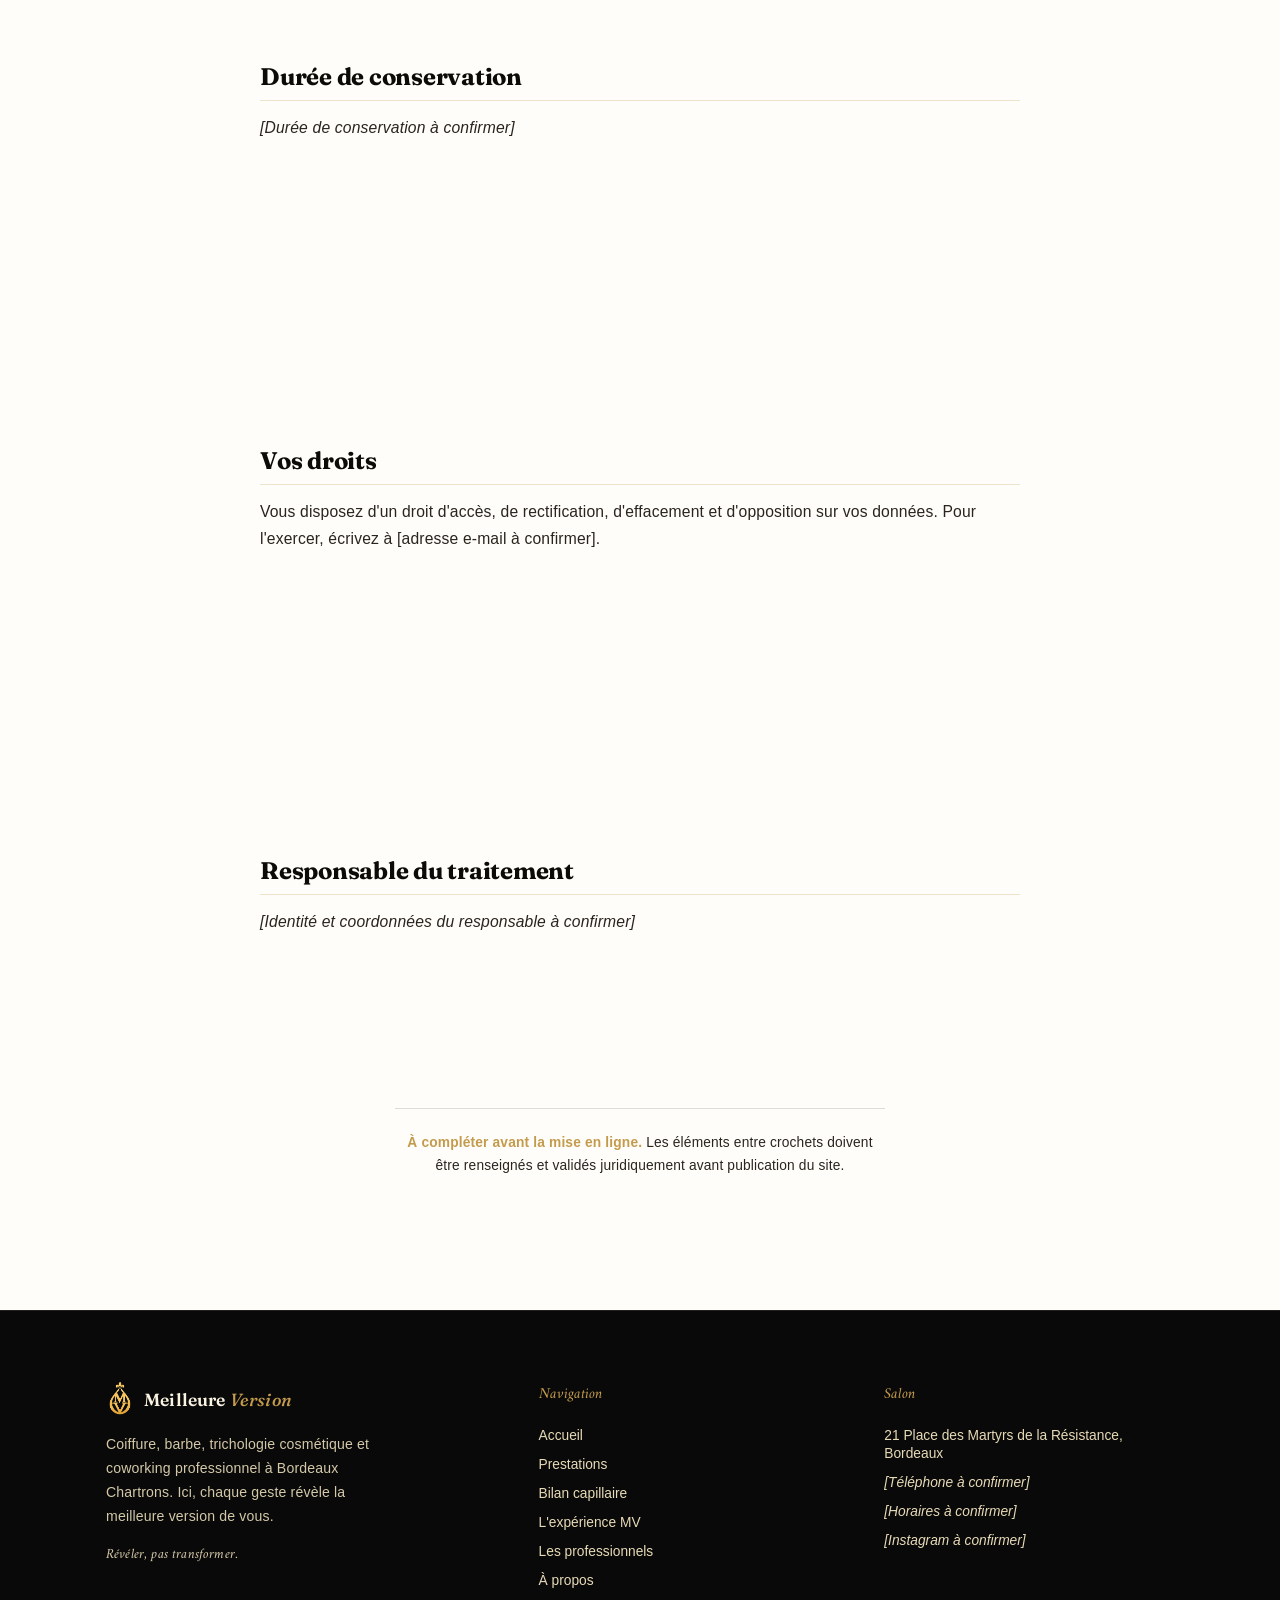
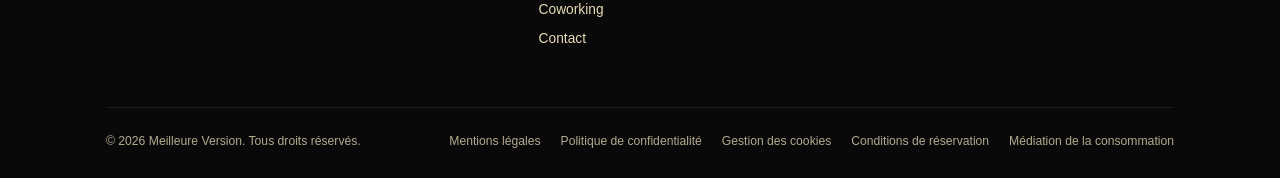
<file: confidentialite.html>
<!doctype html>
<html lang="fr">
<head>
<meta charset="utf-8">
<meta name="viewport" content="width=device-width, initial-scale=1">
<title>Politique de confidentialité — Meilleure Version</title>
<meta name="description" content="Comment les données transmises via ce site sont collectées, utilisées et conservées.">
<link rel="preconnect" href="https://fonts.googleapis.com">
<link rel="preconnect" href="https://fonts.gstatic.com" crossorigin>
<link href="https://fonts.googleapis.com/css2?family=Amiri:ital,wght@0,400;0,700;1,400;1,700&family=Fraunces:ital,wght@0,300..900;1,300..900&family=Rye&display=swap" rel="stylesheet">
<link rel="stylesheet" href="assets/style.css">
</head>
<body>
<header id="siteHeader" class="on-hero">
  <div class="container">
    <a href="index.html" class="brand">
      <img src="assets/emblem.png" alt="Emblème Meilleure Version">
      <span class="brand-word"><b>Meilleure</b> <i>Version</i></span>
    </a>
    <nav class="mainnav">
      <a href="index.html">Accueil</a>
      <a href="prestations.html">Prestations</a>
      <a href="bilan.html">Bilan capillaire</a>
      <a href="experience.html">L'expérience MV</a>
      <a href="coworking.html">Coworking</a>
      <a href="a-propos.html">À propos</a>
      <a href="contact.html">Contact</a>
    </nav>
    <div class="header-cta">
      <a href="#reserver" data-booking class="btn btn-gold">
        <span class="lbl-full">Prendre rendez-vous</span>
        <span class="lbl-short">Réserver</span>
      </a>
    </div>
  </div>
</header>


<section class="page-hero">
  <div class="container">
    <div class="eyebrow">Informations légales</div>
    <h1>Politique de confidentialité</h1>
    <p class="lede">Comment les données transmises via ce site sont collectées, utilisées et conservées.</p>
    
  </div>
</section>
<div class="edge" style="--edge-fill:#fefdfa" aria-hidden="true"></div>
<section class="sec-light">
  <div class="container">
    <div class="legal-wrap">
      
      <section class="legal-block">
        <h2>Données collectées</h2>
        <p>Les formulaires de contact et de candidature collectent uniquement les informations nécessaires au traitement de votre demande&nbsp;: identité, coordonnées et contenu du message.</p>
      </section>
      <section class="legal-block">
        <h2>Finalité</h2>
        <p>Ces données servent exclusivement à répondre à votre demande. Elles ne sont ni revendues, ni utilisées à des fins publicitaires sans votre accord.</p>
      </section>
      <section class="legal-block">
        <h2>Durée de conservation</h2>
        <p class="placeholder-val">[Durée de conservation à confirmer]</p>
      </section>
      <section class="legal-block">
        <h2>Vos droits</h2>
        <p>Vous disposez d'un droit d'accès, de rectification, d'effacement et d'opposition sur vos données. Pour l'exercer, écrivez à [adresse e-mail à confirmer].</p>
      </section>
      <section class="legal-block">
        <h2>Responsable du traitement</h2>
        <p class="placeholder-val">[Identité et coordonnées du responsable à confirmer]</p>
      </section>
      <p class="reviews-note" style="color:var(--ink-soft);border-color:rgba(28,23,18,.14);"><strong>À compléter avant la mise en ligne.</strong> Les éléments entre crochets doivent être renseignés et validés juridiquement avant publication du site.</p>
    </div>
  </div>
</section>
<footer>
  <div class="container">
    <div class="foot-grid">
      <div class="foot-brand">
        <a href="index.html" class="brand">
          <img src="assets/emblem.png" alt="Emblème Meilleure Version">
          <span class="brand-word"><b>Meilleure</b> <i>Version</i></span>
        </a>
        <p>Coiffure, barbe, trichologie cosmétique et coworking professionnel à Bordeaux Chartrons. Ici, chaque geste révèle la meilleure version de vous.</p>
        <p class="foot-signature">Révéler, pas transformer.</p>
      </div>
      <div class="foot-col">
        <h4>Navigation</h4>
        <ul>
          <li><a href="index.html">Accueil</a></li>
          <li><a href="prestations.html">Prestations</a></li>
          <li><a href="bilan.html">Bilan capillaire</a></li>
          <li><a href="experience.html">L'expérience MV</a></li>
          <li><a href="professionnels.html">Les professionnels</a></li>
          <li><a href="a-propos.html">À propos</a></li>
          <li><a href="coworking.html">Coworking</a></li>
          <li><a href="contact.html">Contact</a></li>
        </ul>
      </div>
      <div class="foot-col">
        <h4>Salon</h4>
        <ul>
          <li><a href="https://www.google.com/maps/dir/?api=1&amp;destination=21+Place+des+Martyrs+de+la+R%C3%A9sistance%2C+33000+Bordeaux" target="_blank" rel="noopener noreferrer">21 Place des Martyrs de la Résistance, Bordeaux</a></li>
          <li><a href="contact.html" class="placeholder-val">[Téléphone à confirmer]</a></li>
          <li><a href="contact.html" class="placeholder-val">[Horaires à confirmer]</a></li>
          <li><a href="contact.html" class="placeholder-val">[Instagram à confirmer]</a></li>
        </ul>
      </div>
    </div>
    <div class="foot-bottom">
      <span>© 2026 Meilleure Version. Tous droits réservés.</span>
      <ul class="foot-legal">
        <li><a href="mentions-legales.html">Mentions légales</a></li>
        <li><a href="confidentialite.html">Politique de confidentialité</a></li>
        <li><a href="cookies.html">Gestion des cookies</a></li>
        <li><a href="conditions-reservation.html">Conditions de réservation</a></li>
        <li><a href="mediation.html">Médiation de la consommation</a></li>
      </ul>
    </div>
  </div>
</footer>
<script>
/* Header turns solid as soon as the visitor leaves the top of the page.
   The home page overrides this from its own hero script. */
(function () {
  var header = document.getElementById('siteHeader');
  if (!header || document.getElementById('heroVid')) return;
  var onScroll = function () {
    header.classList.toggle('solid', window.scrollY > 30);
    header.classList.toggle('on-hero', window.scrollY <= 30);
  };
  document.addEventListener('scroll', onScroll, { passive: true });
  onScroll();
})();
</script>
<script src="assets/reveal.js" defer></script>

<script src="assets/nav.js" defer></script>
<script src="assets/booking.js" defer></script>
</body>
</html>
</file>
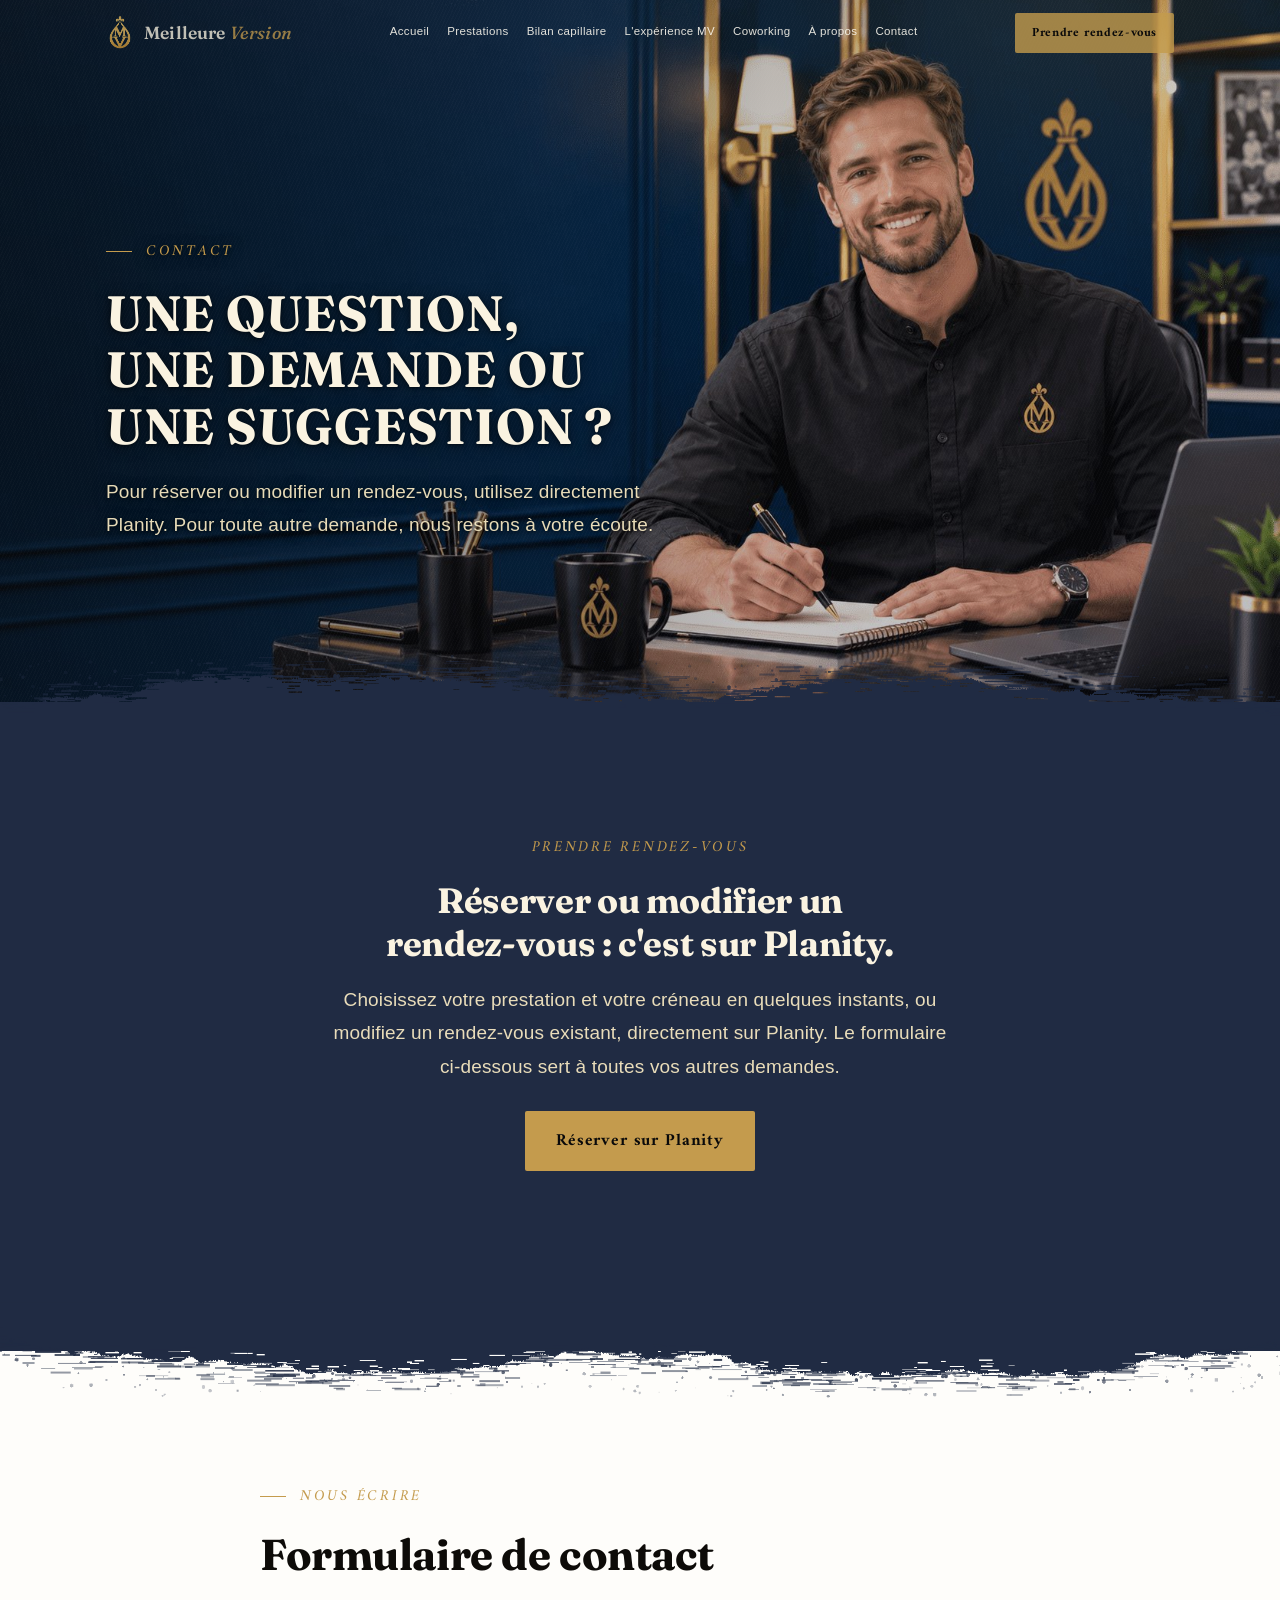
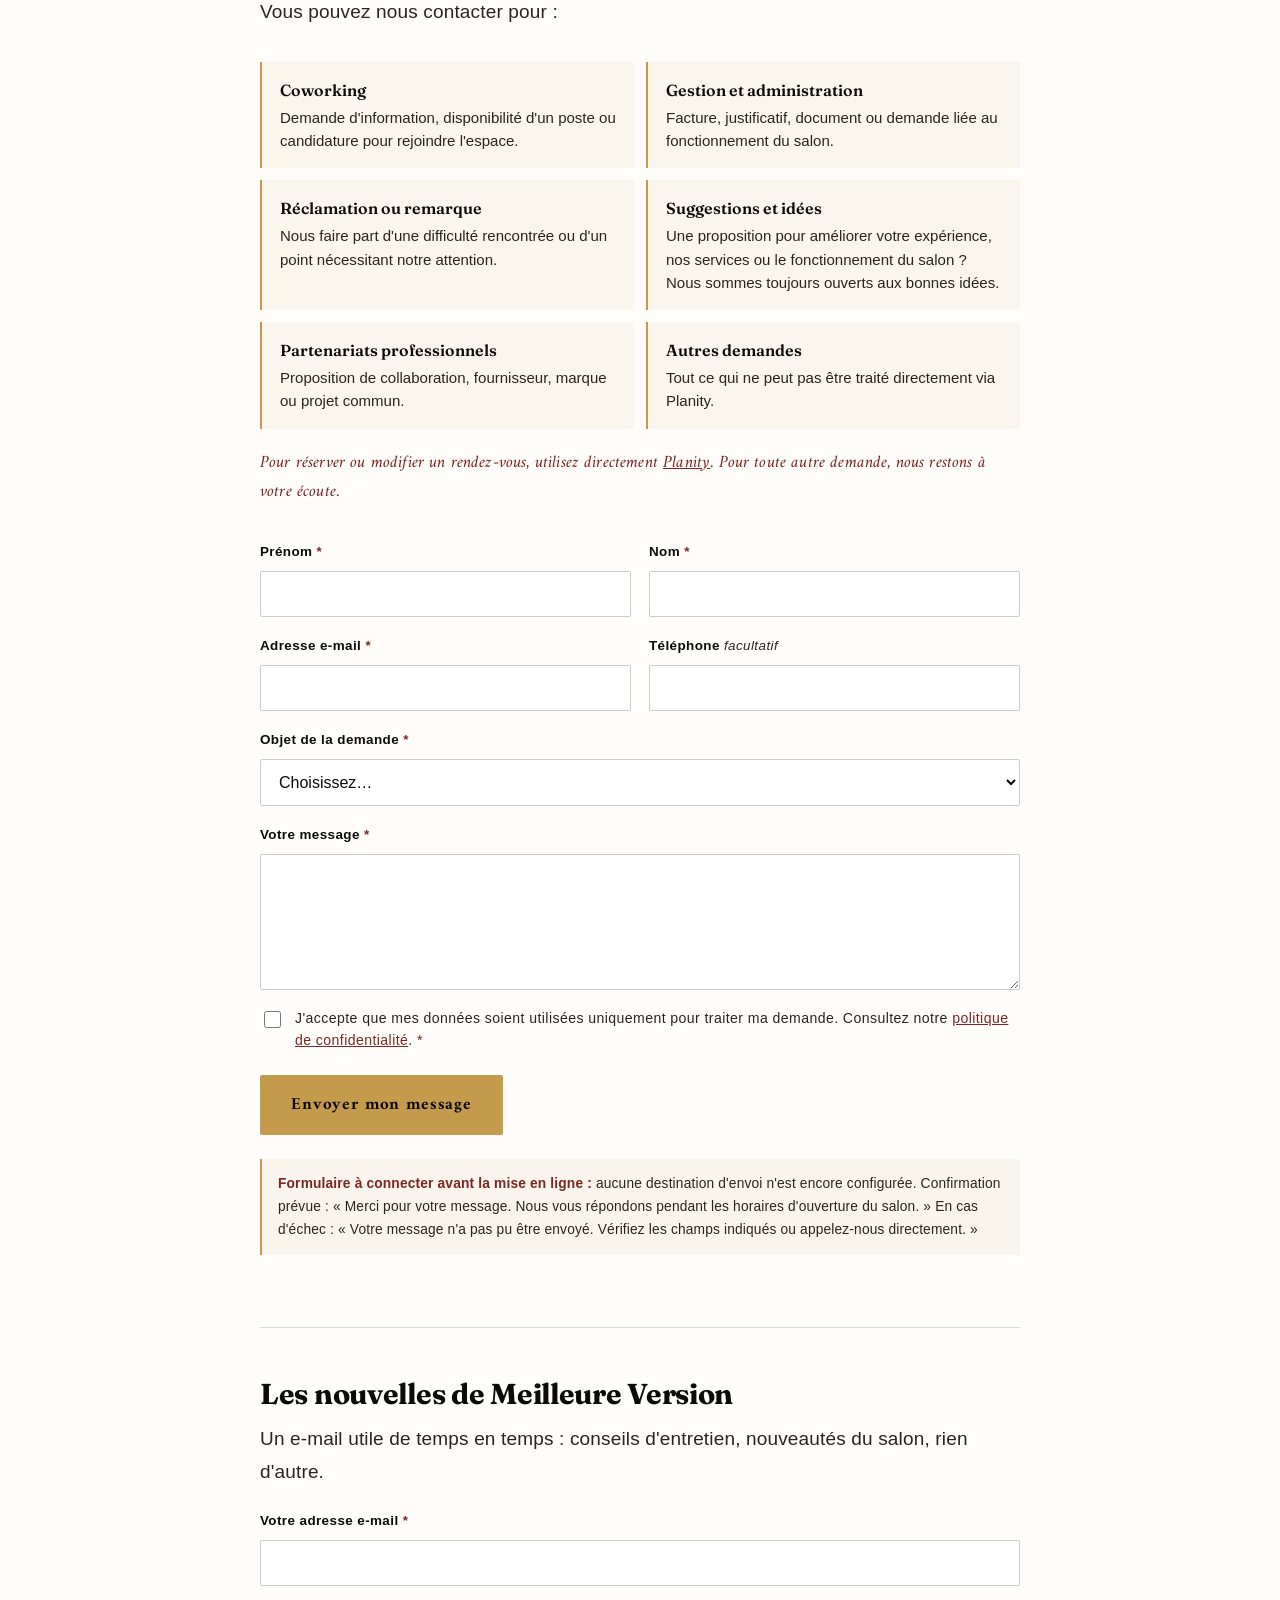
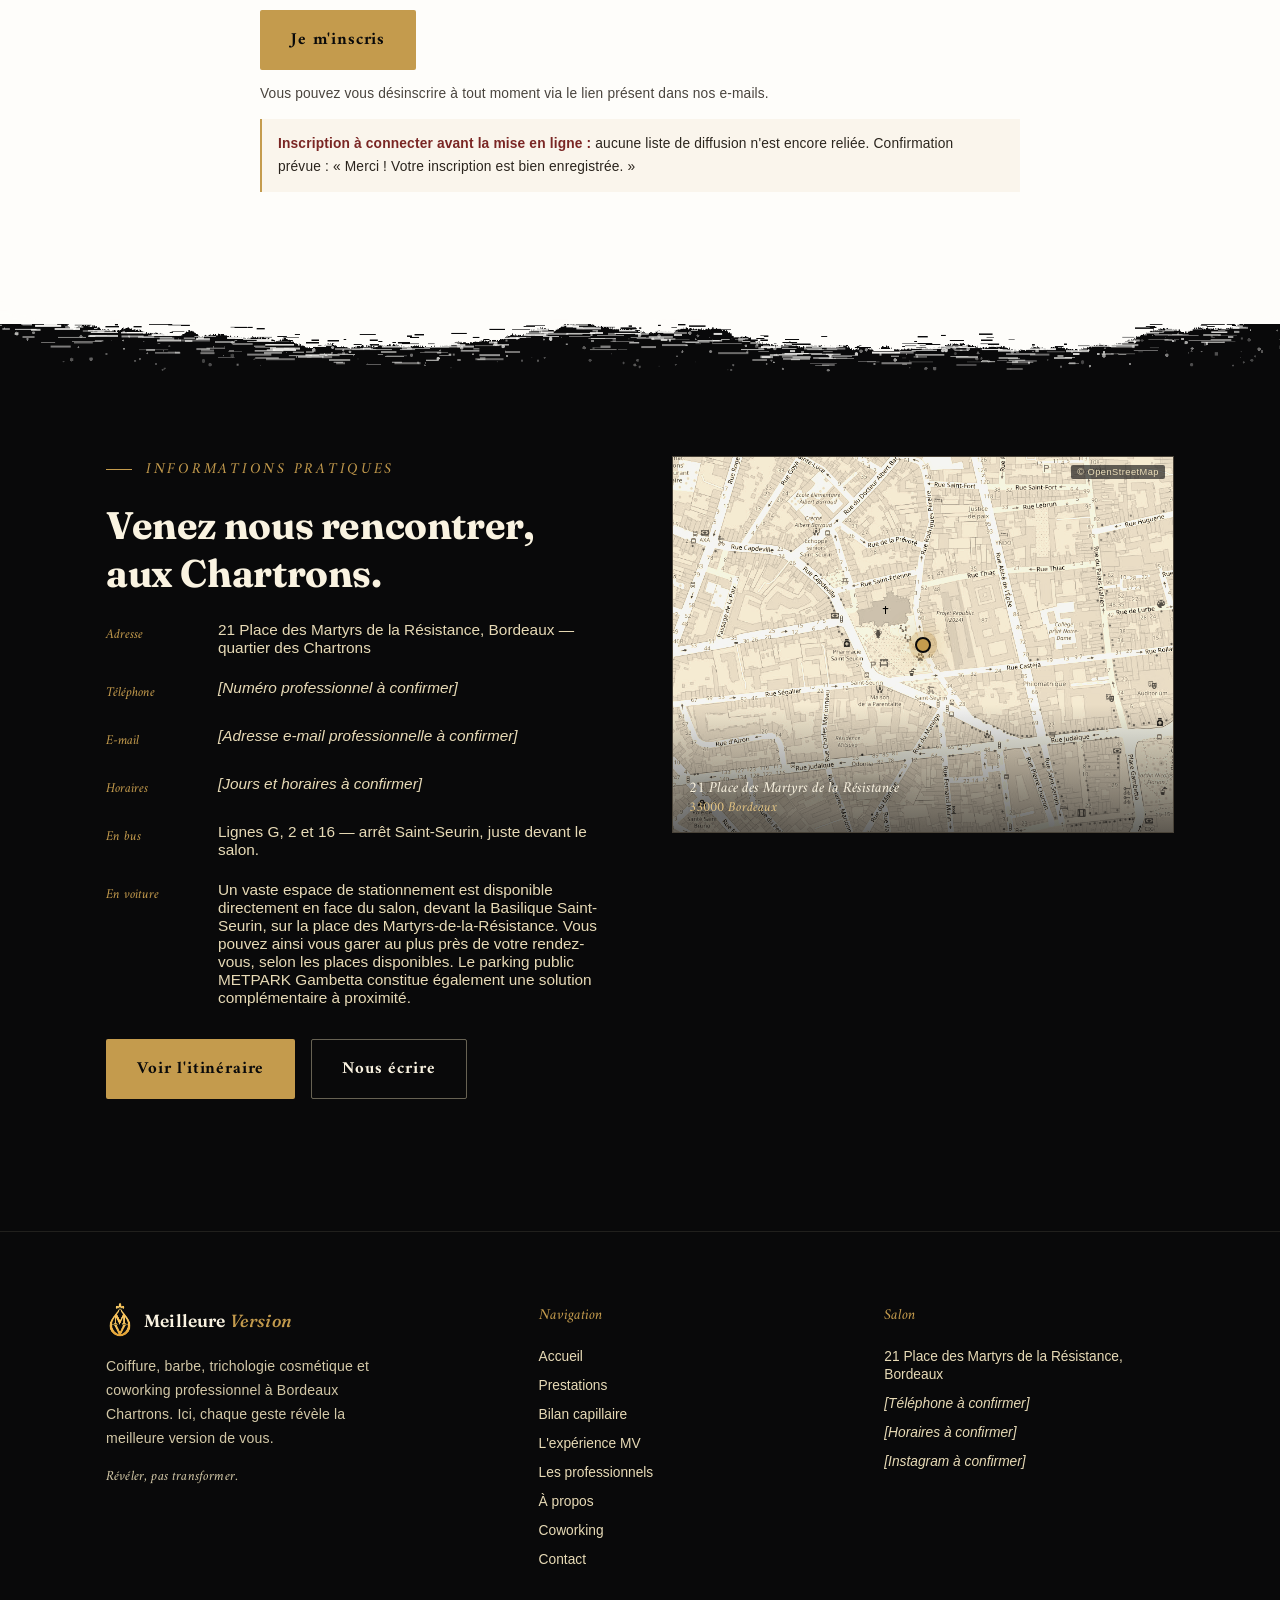
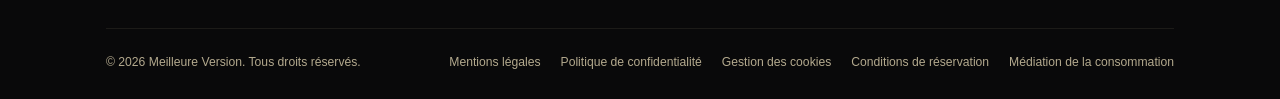
<file: contact.html>
<!doctype html>
<html lang="fr">
<head>
<meta charset="utf-8">
<meta name="viewport" content="width=device-width, initial-scale=1">
<title>Contact — Meilleure Version, salon de coiffure à Bordeaux Chartrons</title>
<meta name="description" content="Une question, une demande ou une suggestion ? Contactez le salon Meilleure Version, 21 place des Martyrs de la Résistance à Bordeaux. Réservation et modification de rendez-vous sur Planity.">
<meta property="og:type" content="website">
<meta property="og:locale" content="fr_FR">
<meta property="og:site_name" content="Meilleure Version">
<meta property="og:title" content="Contact — Meilleure Version, salon de coiffure à Bordeaux Chartrons">
<meta property="og:description" content="Une question, une demande ou une suggestion ? Contactez le salon Meilleure Version, 21 place des Martyrs de la Résistance à Bordeaux. Réservation et modification de rendez-vous sur Planity.">
<link rel="preconnect" href="https://fonts.googleapis.com">
<link rel="preconnect" href="https://fonts.gstatic.com" crossorigin>
<link href="https://fonts.googleapis.com/css2?family=Amiri:ital,wght@0,400;0,700;1,400;1,700&family=Fraunces:ital,wght@0,300..900;1,300..900&family=Rye&display=swap" rel="stylesheet">
<link rel="stylesheet" href="assets/style.css">
</head>
<body>
<header id="siteHeader" class="on-hero">
  <div class="container">
    <a href="index.html" class="brand">
      <img src="assets/emblem.png" alt="Emblème Meilleure Version">
      <span class="brand-word"><b>Meilleure</b> <i>Version</i></span>
    </a>
    <nav class="mainnav">
      <a href="index.html">Accueil</a>
      <a href="prestations.html">Prestations</a>
      <a href="bilan.html">Bilan capillaire</a>
      <a href="experience.html">L'expérience MV</a>
      <a href="coworking.html">Coworking</a>
      <a href="a-propos.html">À propos</a>
      <a href="contact.html" aria-current="page">Contact</a>
    </nav>
    <div class="header-cta">
      <a href="#reserver" data-booking class="btn btn-gold">
        <span class="lbl-full">Prendre rendez-vous</span>
        <span class="lbl-short">Réserver</span>
      </a>
    </div>
  </div>
</header>


<section class="page-hero page-hero--photo" style="background-image:url('assets/contact-hero.jpg')">
  <div class="container">
    <div class="eyebrow">Contact</div>
    <h1>Une question, une demande ou une suggestion&nbsp;?</h1>
    <p class="lede">Pour réserver ou modifier un rendez-vous, utilisez directement Planity. Pour toute autre demande, nous restons à votre écoute.</p>
    
  </div>
</section>
<div class="edge" style="--edge-fill:#202B43" aria-hidden="true"></div>
<!-- Booking and contact are two different things: this block sends people
     to the online booking site (link set once in assets/booking.js); the
     form below is only for writing to the salon. -->
<section class="sec-navy" id="reserver">
  <div class="container">
    <div class="reviews-head">
      <div class="eyebrow">Prendre rendez-vous</div>
      <h2>Réserver ou modifier un rendez-vous&nbsp;: c'est sur Planity.</h2>
      <p class="lede" style="color:rgba(245,232,193,.94);margin:18px auto 0;">Choisissez votre prestation et votre créneau en quelques instants, ou modifiez un rendez-vous existant, directement sur Planity. Le formulaire ci-dessous sert à toutes vos autres demandes.</p>
      <div class="hero-cta" style="justify-content:center;margin-top:28px;">
        <a href="#reserver" data-booking class="btn btn-gold">Réserver sur Planity</a>
      </div>
    </div>
  </div>
</section>
<div class="edge flip" style="--edge-fill:#202B43" aria-hidden="true"></div>
<section class="sec-light" id="form">
  <div class="container">
    <div class="form-wrap">
      <div class="sec-head" style="margin-bottom:34px;">
        <div class="eyebrow">Nous écrire</div>
        <h2>Formulaire de contact</h2>
        <p class="lede" style="margin-top:14px;">Vous pouvez nous contacter pour&nbsp;:</p>
      </div>
      <ul class="contact-reasons">
        <li><strong>Coworking</strong>Demande d'information, disponibilité d'un poste ou candidature pour rejoindre l'espace.</li>
        <li><strong>Gestion et administration</strong>Facture, justificatif, document ou demande liée au fonctionnement du salon.</li>
        <li><strong>Réclamation ou remarque</strong>Nous faire part d'une difficulté rencontrée ou d'un point nécessitant notre attention.</li>
        <li><strong>Suggestions et idées</strong>Une proposition pour améliorer votre expérience, nos services ou le fonctionnement du salon&nbsp;? Nous sommes toujours ouverts aux bonnes idées.</li>
        <li><strong>Partenariats professionnels</strong>Proposition de collaboration, fournisseur, marque ou projet commun.</li>
        <li><strong>Autres demandes</strong>Tout ce qui ne peut pas être traité directement via Planity.</li>
      </ul>
      <p class="contact-planity">Pour réserver ou modifier un rendez-vous, utilisez directement <a href="#reserver" data-booking>Planity</a>. Pour toute autre demande, nous restons à votre écoute.</p>
      <form class="mv-form" action="#" method="post" novalidate>
        <div class="form-grid">
          <p class="field"><label for="c-prenom">Prénom <span class="req">*</span></label><input id="c-prenom" name="prenom" type="text" required></p>
          <p class="field"><label for="c-nom">Nom <span class="req">*</span></label><input id="c-nom" name="nom" type="text" required></p>
          <p class="field"><label for="c-email">Adresse e-mail <span class="req">*</span></label><input id="c-email" name="email" type="email" required></p>
          <p class="field"><label for="c-tel">Téléphone <span class="opt">facultatif</span></label><input id="c-tel" name="tel" type="tel"></p>
        </div>
        <p class="field">
          <label for="c-objet">Objet de la demande <span class="req">*</span></label>
          <select id="c-objet" name="objet" required>
            <option value="">Choisissez…</option>
            <option>Coworking</option><option>Gestion et administration</option><option>Réclamation ou remarque</option><option>Suggestions et idées</option><option>Partenariats professionnels</option><option>Autre demande</option>
          </select>
        </p>
        <p class="field">
          <label for="c-msg">Votre message <span class="req">*</span></label>
          <textarea id="c-msg" name="message" rows="6" required></textarea>
        </p>
        <p class="field check">
          <input id="c-rgpd" name="rgpd" type="checkbox" required>
          <label for="c-rgpd">J'accepte que mes données soient utilisées uniquement pour traiter ma demande. Consultez notre <a href="confidentialite.html">politique de confidentialité</a>. <span class="req">*</span></label>
        </p>
        <button type="submit" class="btn btn-gold">Envoyer mon message</button>
        <p class="form-note"><strong>Formulaire à connecter avant la mise en ligne&nbsp;:</strong> aucune destination d'envoi n'est encore configurée. Confirmation prévue&nbsp;: «&nbsp;Merci pour votre message. Nous vous répondons pendant les horaires d'ouverture du salon.&nbsp;» En cas d'échec&nbsp;: «&nbsp;Votre message n'a pas pu être envoyé. Vérifiez les champs indiqués ou appelez-nous directement.&nbsp;»</p>
      </form>

      <!-- "Inscription à l'actualité du salon", section 12 of the document -->
      <div class="news-block">
        <h2>Les nouvelles de Meilleure Version</h2>
        <p>Un e-mail utile de temps en temps&nbsp;: conseils d'entretien, nouveautés du salon, rien d'autre.</p>
        <form class="mv-form news-form" action="#" method="post" novalidate>
          <p class="field">
            <label for="n-email">Votre adresse e-mail <span class="req">*</span></label>
            <input id="n-email" name="email" type="email" required>
          </p>
          <button type="submit" class="btn btn-gold">Je m'inscris</button>
        </form>
        <p class="news-mention">Vous pouvez vous désinscrire à tout moment via le lien présent dans nos e-mails.</p>
        <p class="form-note"><strong>Inscription à connecter avant la mise en ligne&nbsp;:</strong> aucune liste de diffusion n'est encore reliée. Confirmation prévue&nbsp;: «&nbsp;Merci&nbsp;! Votre inscription est bien enregistrée.&nbsp;»</p>
      </div>
    </div>
  </div>
</section>
<div class="edge flip" style="--edge-fill:#fefdfa" aria-hidden="true"></div>
<section class="sec-dark">
  <div class="container">
    <div class="practical">
      <div>
        <div class="eyebrow">Informations pratiques</div>
        <h2 style="margin-top:18px;font-size:clamp(1.8rem,3vw,2.4rem);">Venez nous rencontrer, aux Chartrons.</h2>
        <ul class="info-list">
          <li><span class="lbl">Adresse</span><span class="val">21 Place des Martyrs de la Résistance, Bordeaux — quartier des Chartrons</span></li>
          <li><span class="lbl">Téléphone</span><span class="val placeholder-val">[Numéro professionnel à confirmer]</span></li>
          <li><span class="lbl">E-mail</span><span class="val placeholder-val">[Adresse e-mail professionnelle à confirmer]</span></li>
          <li><span class="lbl">Horaires</span><span class="val placeholder-val">[Jours et horaires à confirmer]</span></li>
          <li><span class="lbl">En bus</span><span class="val">Lignes G, 2 et 16 — arrêt Saint-Seurin, juste devant le salon.</span></li>
          <li><span class="lbl">En voiture</span><span class="val">Un vaste espace de stationnement est disponible directement en face du salon, devant la Basilique Saint-Seurin, sur la place des Martyrs-de-la-Résistance. Vous pouvez ainsi vous garer au plus près de votre rendez-vous, selon les places disponibles. Le parking public METPARK Gambetta constitue également une solution complémentaire à proximité.</span></li>
        </ul>
        <div class="bilan-cta">
          <a href="https://www.google.com/maps/dir/?api=1&amp;destination=21+Place+des+Martyrs+de+la+R%C3%A9sistance%2C+33000+Bordeaux" target="_blank" rel="noopener noreferrer" class="btn btn-gold">Voir l'itinéraire</a>
          <a href="#form" class="btn btn-ghost-dark">Nous écrire</a>
        </div>
      </div>
      <a class="map-plate" href="https://www.google.com/maps/dir/?api=1&amp;destination=21+Place+des+Martyrs+de+la+R%C3%A9sistance%2C+33000+Bordeaux" target="_blank" rel="noopener noreferrer"
         aria-label="Ouvrir l'itinéraire vers le 21 Place des Martyrs de la Résistance, 33000 Bordeaux">
        <img class="map-img" src="assets/map.jpg" alt="Carte du quartier Saint-Seurin situant le salon">
        <span class="map-pin" aria-hidden="true"></span>
        <span class="map-label">21 Place des Martyrs de la Résistance<em>33000 Bordeaux</em></span>
        <span class="map-credit">© OpenStreetMap</span>
      </a>
    </div>
  </div>
</section>
<footer>
  <div class="container">
    <div class="foot-grid">
      <div class="foot-brand">
        <a href="index.html" class="brand">
          <img src="assets/emblem.png" alt="Emblème Meilleure Version">
          <span class="brand-word"><b>Meilleure</b> <i>Version</i></span>
        </a>
        <p>Coiffure, barbe, trichologie cosmétique et coworking professionnel à Bordeaux Chartrons. Ici, chaque geste révèle la meilleure version de vous.</p>
        <p class="foot-signature">Révéler, pas transformer.</p>
      </div>
      <div class="foot-col">
        <h4>Navigation</h4>
        <ul>
          <li><a href="index.html">Accueil</a></li>
          <li><a href="prestations.html">Prestations</a></li>
          <li><a href="bilan.html">Bilan capillaire</a></li>
          <li><a href="experience.html">L'expérience MV</a></li>
          <li><a href="professionnels.html">Les professionnels</a></li>
          <li><a href="a-propos.html">À propos</a></li>
          <li><a href="coworking.html">Coworking</a></li>
          <li><a href="contact.html">Contact</a></li>
        </ul>
      </div>
      <div class="foot-col">
        <h4>Salon</h4>
        <ul>
          <li><a href="https://www.google.com/maps/dir/?api=1&amp;destination=21+Place+des+Martyrs+de+la+R%C3%A9sistance%2C+33000+Bordeaux" target="_blank" rel="noopener noreferrer">21 Place des Martyrs de la Résistance, Bordeaux</a></li>
          <li><a href="contact.html" class="placeholder-val">[Téléphone à confirmer]</a></li>
          <li><a href="contact.html" class="placeholder-val">[Horaires à confirmer]</a></li>
          <li><a href="contact.html" class="placeholder-val">[Instagram à confirmer]</a></li>
        </ul>
      </div>
    </div>
    <div class="foot-bottom">
      <span>© 2026 Meilleure Version. Tous droits réservés.</span>
      <ul class="foot-legal">
        <li><a href="mentions-legales.html">Mentions légales</a></li>
        <li><a href="confidentialite.html">Politique de confidentialité</a></li>
        <li><a href="cookies.html">Gestion des cookies</a></li>
        <li><a href="conditions-reservation.html">Conditions de réservation</a></li>
        <li><a href="mediation.html">Médiation de la consommation</a></li>
      </ul>
    </div>
  </div>
</footer>
<script>
/* Header turns solid as soon as the visitor leaves the top of the page.
   The home page overrides this from its own hero script. */
(function () {
  var header = document.getElementById('siteHeader');
  if (!header || document.getElementById('heroVid')) return;
  var onScroll = function () {
    header.classList.toggle('solid', window.scrollY > 30);
    header.classList.toggle('on-hero', window.scrollY <= 30);
  };
  document.addEventListener('scroll', onScroll, { passive: true });
  onScroll();
})();
</script>
<script src="assets/reveal.js" defer></script>

<script src="assets/nav.js" defer></script>
<script src="assets/booking.js" defer></script>
</body>
</html>
</file>
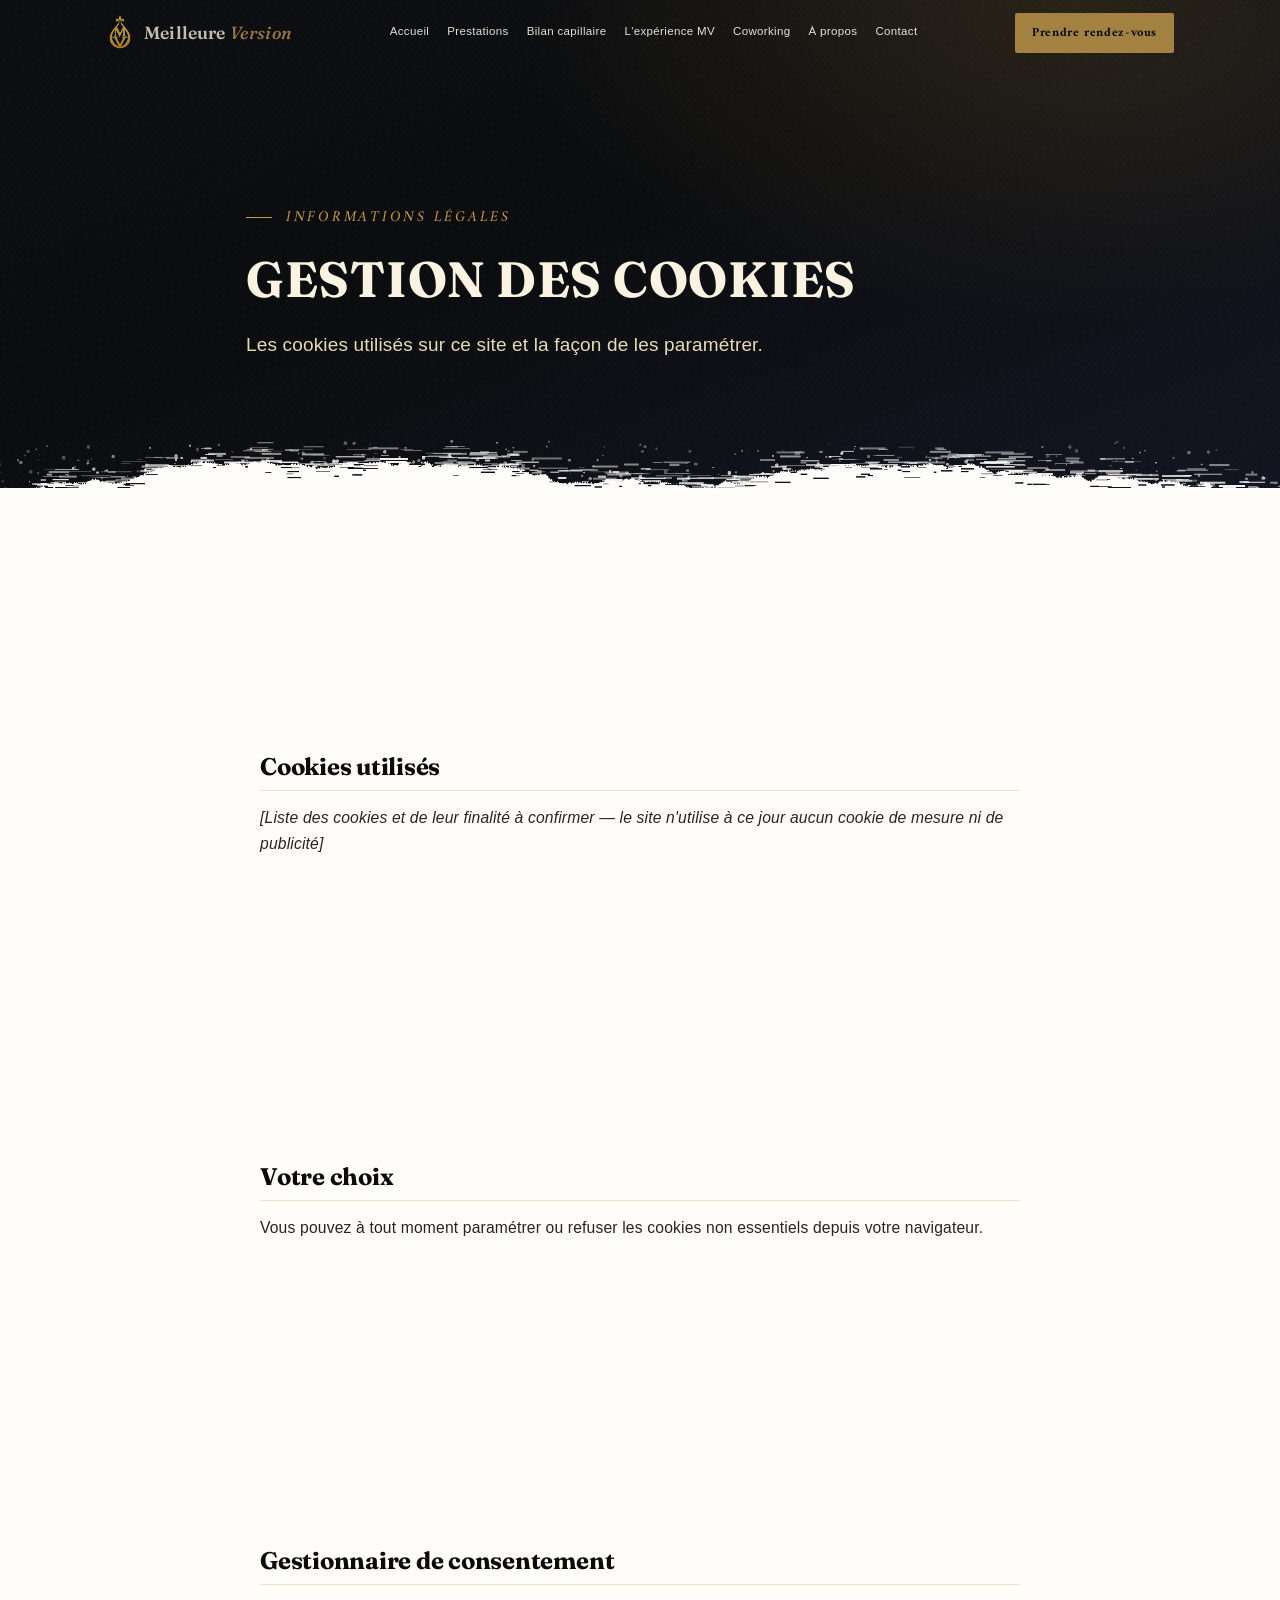
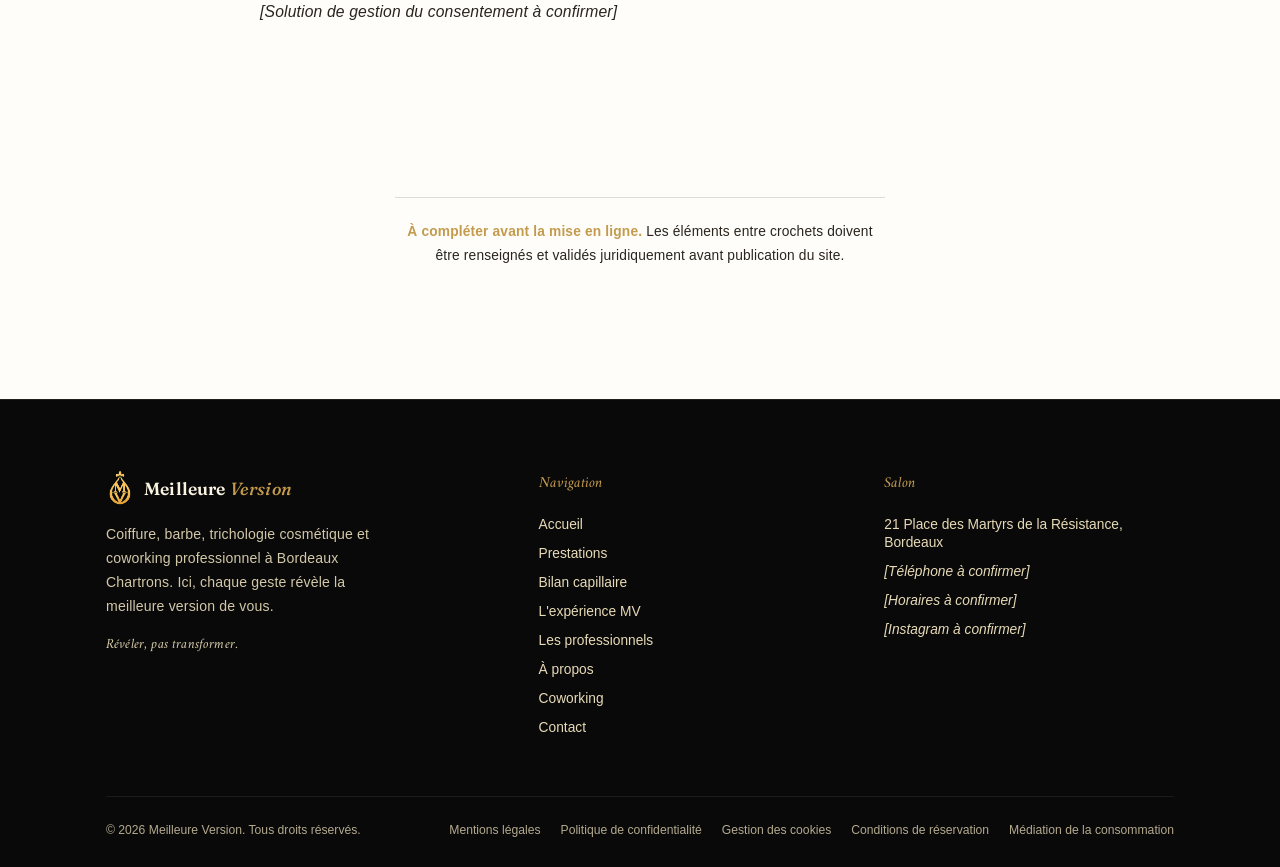
<file: cookies.html>
<!doctype html>
<html lang="fr">
<head>
<meta charset="utf-8">
<meta name="viewport" content="width=device-width, initial-scale=1">
<title>Gestion des cookies — Meilleure Version</title>
<meta name="description" content="Les cookies utilisés sur ce site et la façon de les paramétrer.">
<link rel="preconnect" href="https://fonts.googleapis.com">
<link rel="preconnect" href="https://fonts.gstatic.com" crossorigin>
<link href="https://fonts.googleapis.com/css2?family=Amiri:ital,wght@0,400;0,700;1,400;1,700&family=Fraunces:ital,wght@0,300..900;1,300..900&family=Rye&display=swap" rel="stylesheet">
<link rel="stylesheet" href="assets/style.css">
</head>
<body>
<header id="siteHeader" class="on-hero">
  <div class="container">
    <a href="index.html" class="brand">
      <img src="assets/emblem.png" alt="Emblème Meilleure Version">
      <span class="brand-word"><b>Meilleure</b> <i>Version</i></span>
    </a>
    <nav class="mainnav">
      <a href="index.html">Accueil</a>
      <a href="prestations.html">Prestations</a>
      <a href="bilan.html">Bilan capillaire</a>
      <a href="experience.html">L'expérience MV</a>
      <a href="coworking.html">Coworking</a>
      <a href="a-propos.html">À propos</a>
      <a href="contact.html">Contact</a>
    </nav>
    <div class="header-cta">
      <a href="#reserver" data-booking class="btn btn-gold">
        <span class="lbl-full">Prendre rendez-vous</span>
        <span class="lbl-short">Réserver</span>
      </a>
    </div>
  </div>
</header>


<section class="page-hero">
  <div class="container">
    <div class="eyebrow">Informations légales</div>
    <h1>Gestion des cookies</h1>
    <p class="lede">Les cookies utilisés sur ce site et la façon de les paramétrer.</p>
    
  </div>
</section>
<div class="edge" style="--edge-fill:#fefdfa" aria-hidden="true"></div>
<section class="sec-light">
  <div class="container">
    <div class="legal-wrap">
      
      <section class="legal-block">
        <h2>Cookies utilisés</h2>
        <p class="placeholder-val">[Liste des cookies et de leur finalité à confirmer — le site n'utilise à ce jour aucun cookie de mesure ni de publicité]</p>
      </section>
      <section class="legal-block">
        <h2>Votre choix</h2>
        <p>Vous pouvez à tout moment paramétrer ou refuser les cookies non essentiels depuis votre navigateur.</p>
      </section>
      <section class="legal-block">
        <h2>Gestionnaire de consentement</h2>
        <p class="placeholder-val">[Solution de gestion du consentement à confirmer]</p>
      </section>
      <p class="reviews-note" style="color:var(--ink-soft);border-color:rgba(28,23,18,.14);"><strong>À compléter avant la mise en ligne.</strong> Les éléments entre crochets doivent être renseignés et validés juridiquement avant publication du site.</p>
    </div>
  </div>
</section>
<footer>
  <div class="container">
    <div class="foot-grid">
      <div class="foot-brand">
        <a href="index.html" class="brand">
          <img src="assets/emblem.png" alt="Emblème Meilleure Version">
          <span class="brand-word"><b>Meilleure</b> <i>Version</i></span>
        </a>
        <p>Coiffure, barbe, trichologie cosmétique et coworking professionnel à Bordeaux Chartrons. Ici, chaque geste révèle la meilleure version de vous.</p>
        <p class="foot-signature">Révéler, pas transformer.</p>
      </div>
      <div class="foot-col">
        <h4>Navigation</h4>
        <ul>
          <li><a href="index.html">Accueil</a></li>
          <li><a href="prestations.html">Prestations</a></li>
          <li><a href="bilan.html">Bilan capillaire</a></li>
          <li><a href="experience.html">L'expérience MV</a></li>
          <li><a href="professionnels.html">Les professionnels</a></li>
          <li><a href="a-propos.html">À propos</a></li>
          <li><a href="coworking.html">Coworking</a></li>
          <li><a href="contact.html">Contact</a></li>
        </ul>
      </div>
      <div class="foot-col">
        <h4>Salon</h4>
        <ul>
          <li><a href="https://www.google.com/maps/dir/?api=1&amp;destination=21+Place+des+Martyrs+de+la+R%C3%A9sistance%2C+33000+Bordeaux" target="_blank" rel="noopener noreferrer">21 Place des Martyrs de la Résistance, Bordeaux</a></li>
          <li><a href="contact.html" class="placeholder-val">[Téléphone à confirmer]</a></li>
          <li><a href="contact.html" class="placeholder-val">[Horaires à confirmer]</a></li>
          <li><a href="contact.html" class="placeholder-val">[Instagram à confirmer]</a></li>
        </ul>
      </div>
    </div>
    <div class="foot-bottom">
      <span>© 2026 Meilleure Version. Tous droits réservés.</span>
      <ul class="foot-legal">
        <li><a href="mentions-legales.html">Mentions légales</a></li>
        <li><a href="confidentialite.html">Politique de confidentialité</a></li>
        <li><a href="cookies.html">Gestion des cookies</a></li>
        <li><a href="conditions-reservation.html">Conditions de réservation</a></li>
        <li><a href="mediation.html">Médiation de la consommation</a></li>
      </ul>
    </div>
  </div>
</footer>
<script>
/* Header turns solid as soon as the visitor leaves the top of the page.
   The home page overrides this from its own hero script. */
(function () {
  var header = document.getElementById('siteHeader');
  if (!header || document.getElementById('heroVid')) return;
  var onScroll = function () {
    header.classList.toggle('solid', window.scrollY > 30);
    header.classList.toggle('on-hero', window.scrollY <= 30);
  };
  document.addEventListener('scroll', onScroll, { passive: true });
  onScroll();
})();
</script>
<script src="assets/reveal.js" defer></script>

<script src="assets/nav.js" defer></script>
<script src="assets/booking.js" defer></script>
</body>
</html>
</file>
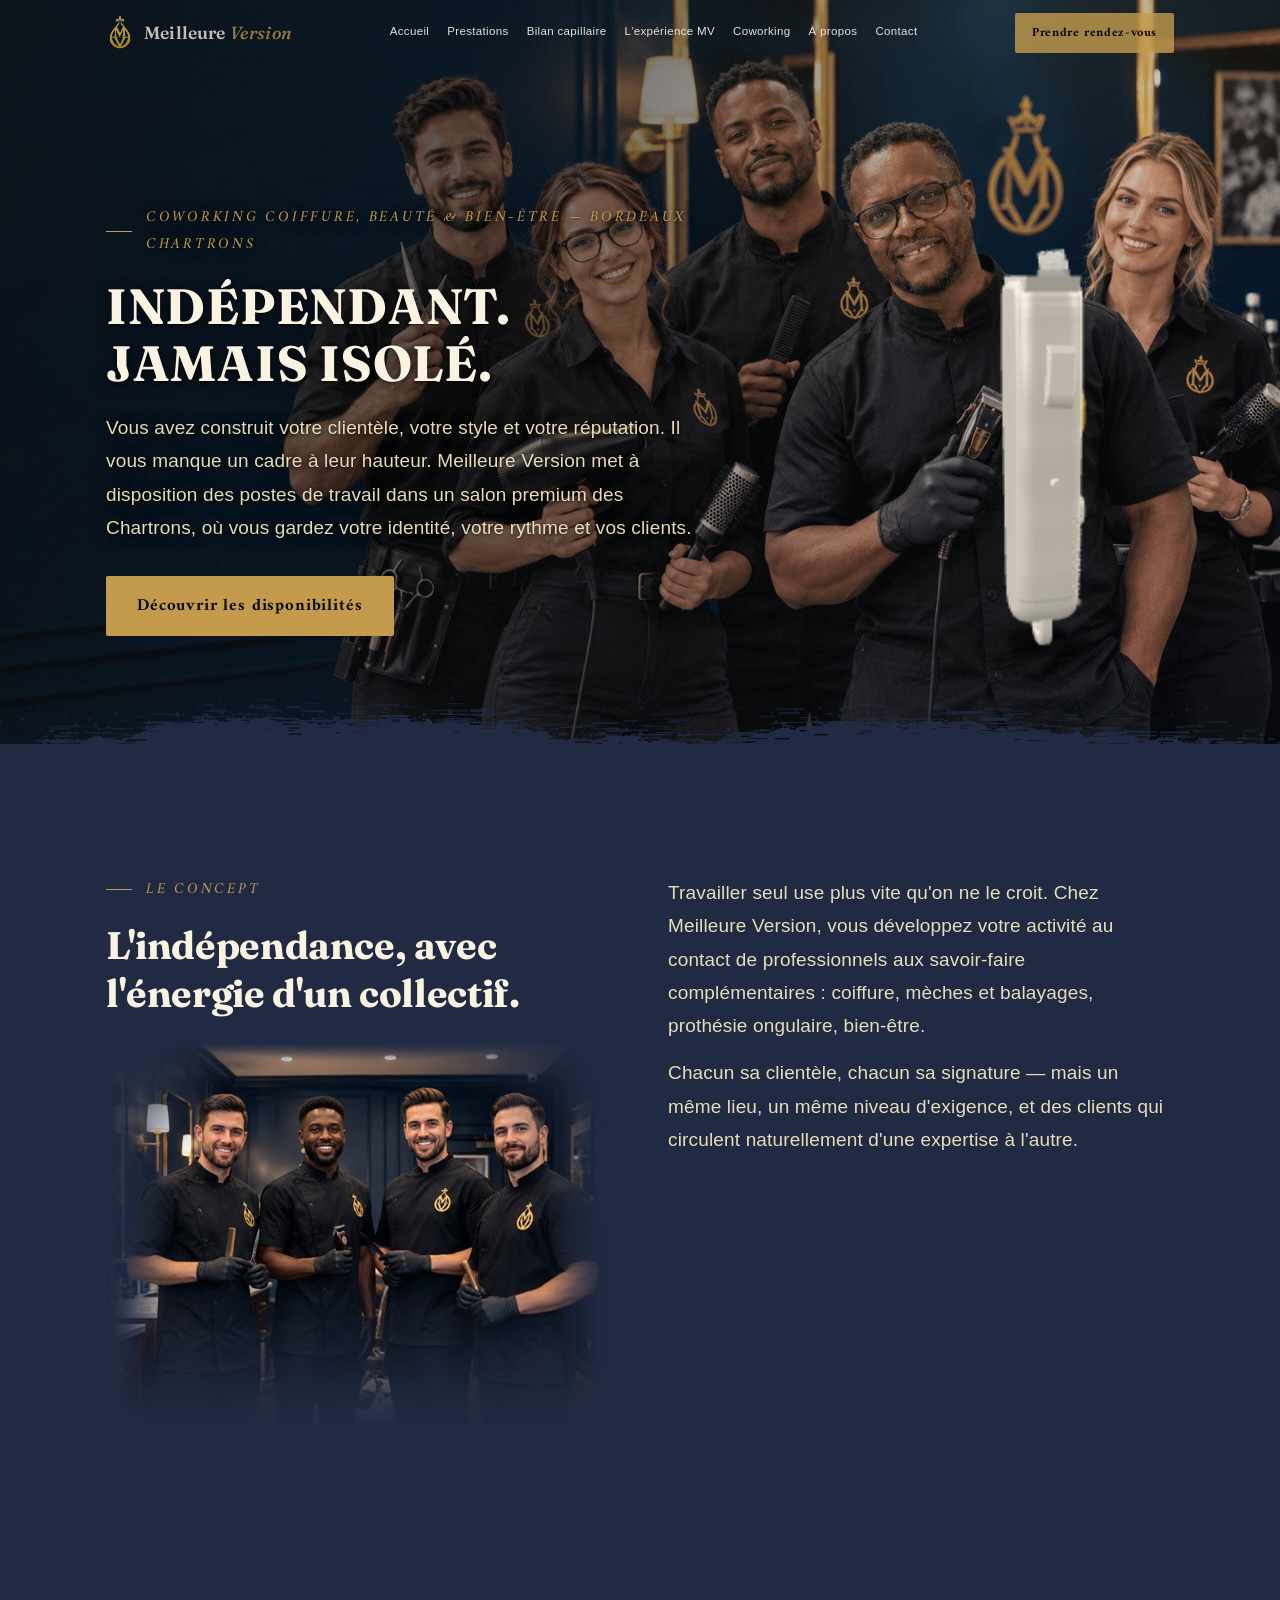
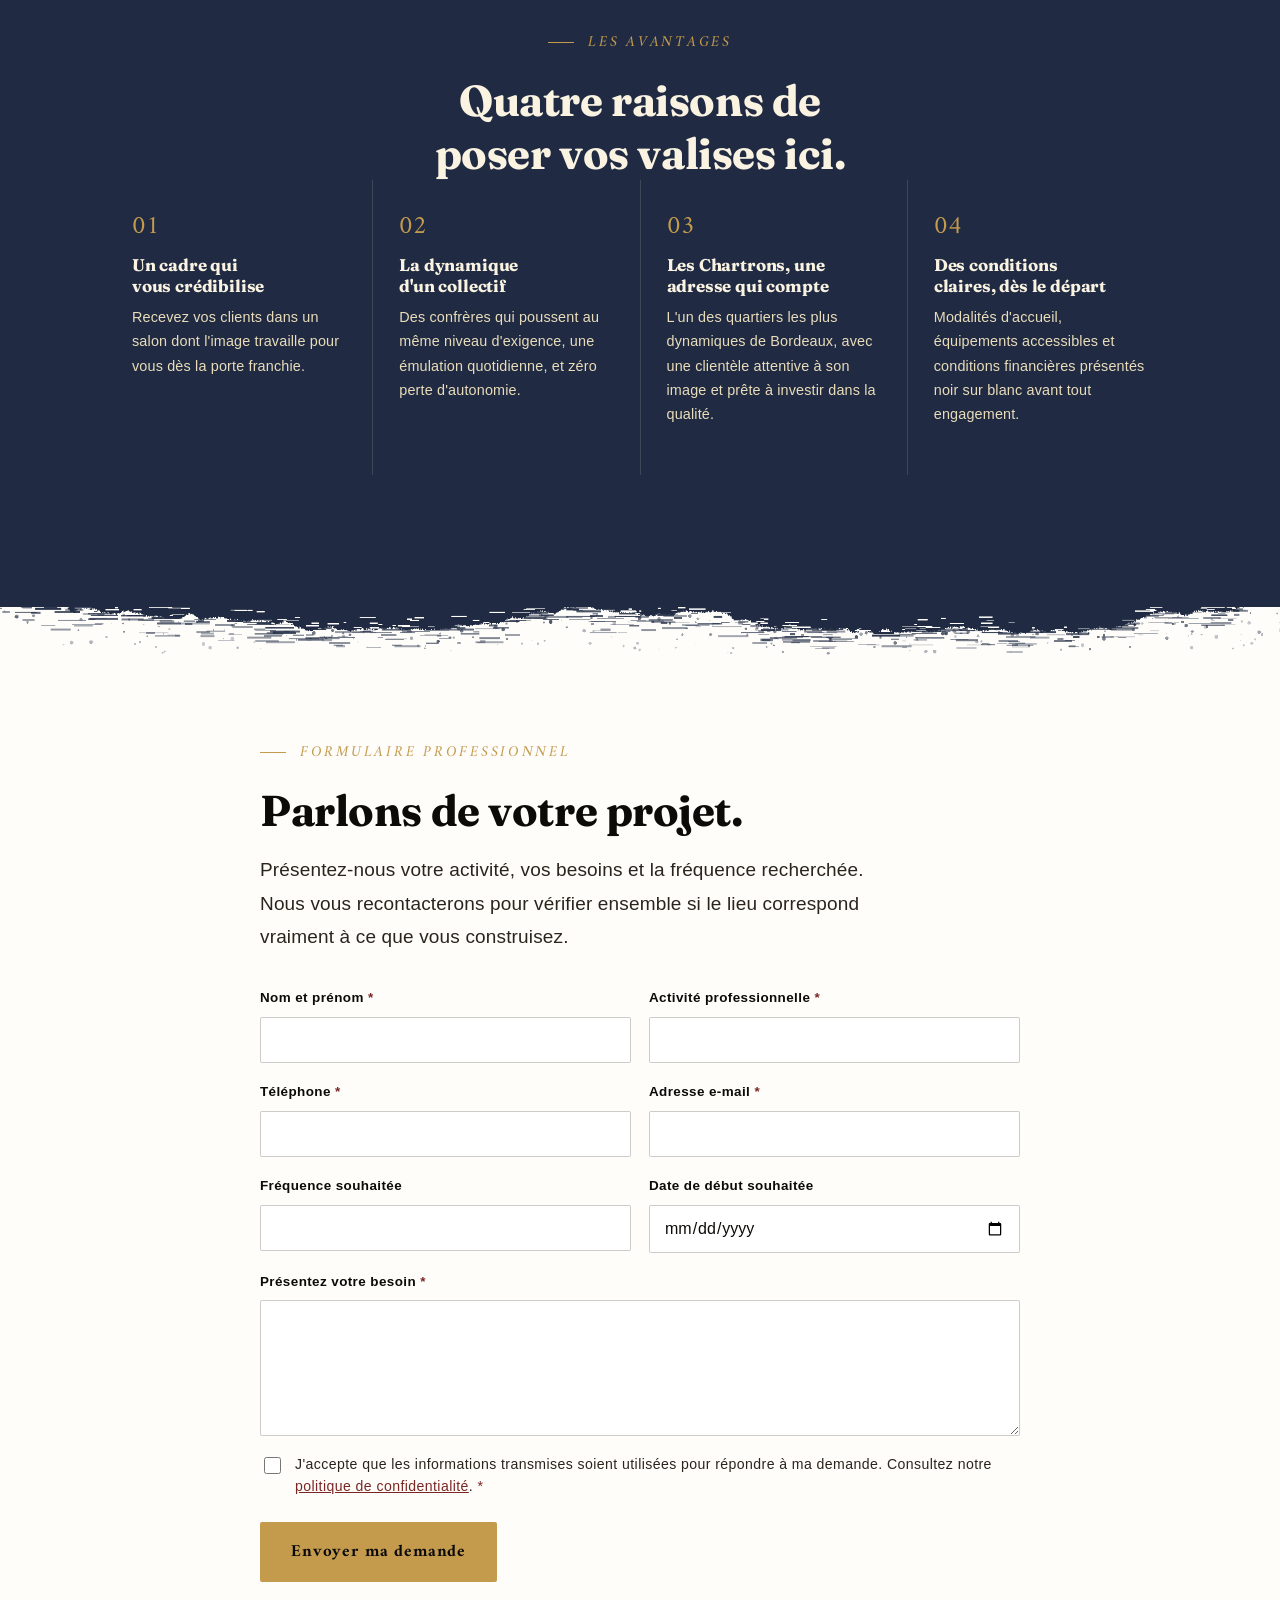
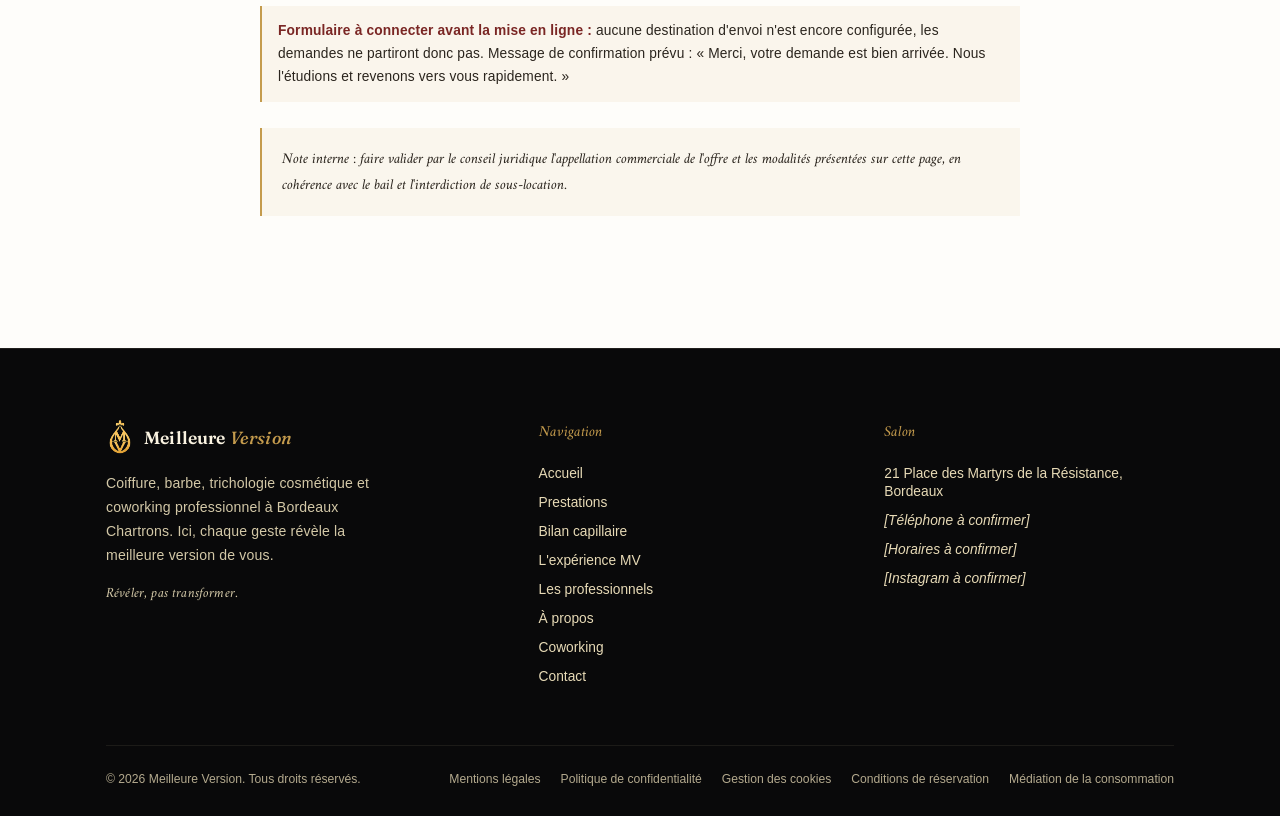
<file: coworking.html>
<!doctype html>
<html lang="fr">
<head>
<meta charset="utf-8">
<meta name="viewport" content="width=device-width, initial-scale=1">
<title>Coworking coiffure, beauté &amp; bien-être à Bordeaux Chartrons — Meilleure Version</title>
<meta name="description" content="Postes de travail pour coiffeurs et indépendants de la beauté dans un salon premium des Chartrons, à Bordeaux. Votre clientèle, votre identité, notre cadre.">
<meta property="og:type" content="website">
<meta property="og:locale" content="fr_FR">
<meta property="og:site_name" content="Meilleure Version">
<meta property="og:title" content="Coworking coiffure, beauté &amp; bien-être à Bordeaux Chartrons — Meilleure Version">
<meta property="og:description" content="Postes de travail pour coiffeurs et indépendants de la beauté dans un salon premium des Chartrons, à Bordeaux. Votre clientèle, votre identité, notre cadre.">
<link rel="preconnect" href="https://fonts.googleapis.com">
<link rel="preconnect" href="https://fonts.gstatic.com" crossorigin>
<link href="https://fonts.googleapis.com/css2?family=Amiri:ital,wght@0,400;0,700;1,400;1,700&family=Fraunces:ital,wght@0,300..900;1,300..900&family=Rye&display=swap" rel="stylesheet">
<link rel="stylesheet" href="assets/style.css">
</head>
<body>
<header id="siteHeader" class="on-hero">
  <div class="container">
    <a href="index.html" class="brand">
      <img src="assets/emblem.png" alt="Emblème Meilleure Version">
      <span class="brand-word"><b>Meilleure</b> <i>Version</i></span>
    </a>
    <nav class="mainnav">
      <a href="index.html">Accueil</a>
      <a href="prestations.html">Prestations</a>
      <a href="bilan.html">Bilan capillaire</a>
      <a href="experience.html">L'expérience MV</a>
      <a href="coworking.html" aria-current="page">Coworking</a>
      <a href="a-propos.html">À propos</a>
      <a href="contact.html">Contact</a>
    </nav>
    <div class="header-cta">
      <a href="#reserver" data-booking class="btn btn-gold">
        <span class="lbl-full">Prendre rendez-vous</span>
        <span class="lbl-short">Réserver</span>
      </a>
    </div>
  </div>
</header>


<section class="page-hero page-hero--photo page-hero--dense" style="background-image:url('assets/cwork-hero.jpg')">
  <div class="container">
    <div class="eyebrow">Coworking coiffure, beauté &amp; bien-être — Bordeaux Chartrons</div>
    <h1>Indépendant. Jamais isolé.</h1>
    <p class="lede">Vous avez construit votre clientèle, votre style et votre réputation. Il vous manque un cadre à leur hauteur. Meilleure Version met à disposition des postes de travail dans un salon premium des Chartrons, où vous gardez votre identité, votre rythme et vos clients.</p>
    <div class="hero-cta"><a href="#projet" class="btn btn-gold">Découvrir les disponibilités</a></div>
  </div>
  <!-- 3D clippers: resting spot 1 of 3 (see assets/mv3d.js) -->
  <div class="mv3d-anchor mv3d-anchor--hero" data-mv3d="0" aria-hidden="true"></div>
</section>
<div class="edge" style="--edge-fill:#202B43" aria-hidden="true"></div>
<section class="sec-navy">
  <div class="container">
    <div class="cw-intro">
      <div>
        <div class="eyebrow">Le concept</div>
        <h2 style="margin-top:18px;font-size:clamp(1.8rem,3vw,2.4rem);">L'indépendance, avec l'énergie d'un collectif.</h2>
        <img class="cowork-photo" src="assets/cowork.jpg" alt="Les professionnels de Meilleure Version réunis dans le salon, outils en main">
      </div>
      <div>
        <p class="lede" style="color:rgba(245,232,193,.94);margin:0;">Travailler seul use plus vite qu'on ne le croit. Chez Meilleure Version, vous développez votre activité au contact de professionnels aux savoir-faire complémentaires&nbsp;: coiffure, mèches et balayages, prothésie ongulaire, bien-être.</p>
        <p class="lede" style="color:rgba(245,232,193,.94);margin-top:14px;">Chacun sa clientèle, chacun sa signature — mais un même lieu, un même niveau d'exigence, et des clients qui circulent naturellement d'une expertise à l'autre.</p>
        <div class="mv3d-anchor mv3d-anchor--intro" data-mv3d="1" aria-hidden="true"></div>
      </div>
    </div>
    <div class="sec-head" style="margin:clamp(50px,7vw,80px) auto 0;text-align:center;">
      <div class="eyebrow" style="justify-content:center;">Les avantages</div>
      <h2>Quatre raisons de poser vos valises ici.</h2>
    </div>
    <div class="cw-grid">
      
      <div class="cw-card">
        <span class="n">01</span>
        <h3>Un cadre qui vous crédibilise</h3>
        <p>Recevez vos clients dans un salon dont l'image travaille pour vous dès la porte franchie.</p>
      </div>
      <div class="cw-card">
        <span class="n">02</span>
        <h3>La dynamique d'un collectif</h3>
        <p>Des confrères qui poussent au même niveau d'exigence, une émulation quotidienne, et zéro perte d'autonomie.</p>
      </div>
      <div class="cw-card">
        <span class="n">03</span>
        <h3>Les Chartrons, une adresse qui compte</h3>
        <p>L'un des quartiers les plus dynamiques de Bordeaux, avec une clientèle attentive à son image et prête à investir dans la qualité.</p>
      </div>
      <div class="cw-card">
        <span class="n">04</span>
        <h3>Des conditions claires, dès le départ</h3>
        <p>Modalités d'accueil, équipements accessibles et conditions financières présentés noir sur blanc avant tout engagement.</p>
      </div>
    </div>
  </div>
</section>
<div class="edge flip" style="--edge-fill:#202B43" aria-hidden="true"></div>
<section class="sec-light" id="projet">
  <div class="container">
    <div class="form-wrap">
      <div class="sec-head" style="margin-bottom:34px;">
        <div class="eyebrow">Formulaire professionnel</div>
        <h2>Parlons de votre projet.</h2>
        <p class="lede" style="margin-top:16px;">Présentez-nous votre activité, vos besoins et la fréquence recherchée. Nous vous recontacterons pour vérifier ensemble si le lieu correspond vraiment à ce que vous construisez.</p>
      </div>
      <div class="mv3d-anchor mv3d-anchor--form" data-mv3d="2" aria-hidden="true"></div>
      <form class="mv-form" action="#" method="post" novalidate>
        <div class="form-grid">
          
          <p class="field">
            <label for="p-nom">Nom et prénom <span class="req">*</span></label>
            <input id="p-nom" name="nom" type="text" required>
          </p>
          <p class="field">
            <label for="p-activite">Activité professionnelle <span class="req">*</span></label>
            <input id="p-activite" name="activite" type="text" required>
          </p>
          <p class="field">
            <label for="p-tel">Téléphone <span class="req">*</span></label>
            <input id="p-tel" name="tel" type="tel" required>
          </p>
          <p class="field">
            <label for="p-email">Adresse e-mail <span class="req">*</span></label>
            <input id="p-email" name="email" type="email" required>
          </p>
          <p class="field">
            <label for="p-frequence">Fréquence souhaitée</label>
            <input id="p-frequence" name="frequence" type="text">
          </p>
          <p class="field">
            <label for="p-debut">Date de début souhaitée</label>
            <input id="p-debut" name="debut" type="date">
          </p>
        </div>
        <p class="field">
          <label for="p-besoin">Présentez votre besoin <span class="req">*</span></label>
          <textarea id="p-besoin" name="besoin" rows="6" required></textarea>
        </p>
        <p class="field check">
          <input id="p-rgpd" name="rgpd" type="checkbox" required>
          <label for="p-rgpd">J'accepte que les informations transmises soient utilisées pour répondre à ma demande. Consultez notre <a href="confidentialite.html">politique de confidentialité</a>. <span class="req">*</span></label>
        </p>
        <button type="submit" class="btn btn-gold">Envoyer ma demande</button>
        <p class="form-note"><strong>Formulaire à connecter avant la mise en ligne&nbsp;:</strong> aucune destination d'envoi n'est encore configurée, les demandes ne partiront donc pas. Message de confirmation prévu&nbsp;: «&nbsp;Merci, votre demande est bien arrivée. Nous l'étudions et revenons vers vous rapidement.&nbsp;»</p>
      </form>
      <div class="mention-box" style="margin-top:26px;">Note interne&nbsp;: faire valider par le conseil juridique l'appellation commerciale de l'offre et les modalités présentées sur cette page, en cohérence avec le bail et l'interdiction de sous-location.</div>
    </div>
  </div>
</section>
<!-- the 3D clippers, flown between the three anchors by assets/mv3d.js -->
<div class="mv3d" id="mv3d" aria-hidden="true">
  <model-viewer alt="Tondeuse Meilleure Version en 3D" loading="eager"
    camera-controls touch-action="pan-y" disable-zoom disable-pan interaction-prompt="none"
    auto-rotate auto-rotate-delay="1200" rotation-per-second="22deg"
    camera-orbit="25deg 78deg 105%" min-camera-orbit="auto 20deg auto" max-camera-orbit="auto 160deg auto"
    environment-image="neutral" exposure="1.05" shadow-intensity="1" shadow-softness="0.9"></model-viewer>
</div>
<footer>
  <div class="container">
    <div class="foot-grid">
      <div class="foot-brand">
        <a href="index.html" class="brand">
          <img src="assets/emblem.png" alt="Emblème Meilleure Version">
          <span class="brand-word"><b>Meilleure</b> <i>Version</i></span>
        </a>
        <p>Coiffure, barbe, trichologie cosmétique et coworking professionnel à Bordeaux Chartrons. Ici, chaque geste révèle la meilleure version de vous.</p>
        <p class="foot-signature">Révéler, pas transformer.</p>
      </div>
      <div class="foot-col">
        <h4>Navigation</h4>
        <ul>
          <li><a href="index.html">Accueil</a></li>
          <li><a href="prestations.html">Prestations</a></li>
          <li><a href="bilan.html">Bilan capillaire</a></li>
          <li><a href="experience.html">L'expérience MV</a></li>
          <li><a href="professionnels.html">Les professionnels</a></li>
          <li><a href="a-propos.html">À propos</a></li>
          <li><a href="coworking.html">Coworking</a></li>
          <li><a href="contact.html">Contact</a></li>
        </ul>
      </div>
      <div class="foot-col">
        <h4>Salon</h4>
        <ul>
          <li><a href="https://www.google.com/maps/dir/?api=1&amp;destination=21+Place+des+Martyrs+de+la+R%C3%A9sistance%2C+33000+Bordeaux" target="_blank" rel="noopener noreferrer">21 Place des Martyrs de la Résistance, Bordeaux</a></li>
          <li><a href="contact.html" class="placeholder-val">[Téléphone à confirmer]</a></li>
          <li><a href="contact.html" class="placeholder-val">[Horaires à confirmer]</a></li>
          <li><a href="contact.html" class="placeholder-val">[Instagram à confirmer]</a></li>
        </ul>
      </div>
    </div>
    <div class="foot-bottom">
      <span>© 2026 Meilleure Version. Tous droits réservés.</span>
      <ul class="foot-legal">
        <li><a href="mentions-legales.html">Mentions légales</a></li>
        <li><a href="confidentialite.html">Politique de confidentialité</a></li>
        <li><a href="cookies.html">Gestion des cookies</a></li>
        <li><a href="conditions-reservation.html">Conditions de réservation</a></li>
        <li><a href="mediation.html">Médiation de la consommation</a></li>
      </ul>
    </div>
  </div>
</footer>
<script>
/* Header turns solid as soon as the visitor leaves the top of the page.
   The home page overrides this from its own hero script. */
(function () {
  var header = document.getElementById('siteHeader');
  if (!header || document.getElementById('heroVid')) return;
  var onScroll = function () {
    header.classList.toggle('solid', window.scrollY > 30);
    header.classList.toggle('on-hero', window.scrollY <= 30);
  };
  document.addEventListener('scroll', onScroll, { passive: true });
  onScroll();
})();
</script>
<script src="assets/reveal.js" defer></script>

<script src="assets/vendor/model-viewer.min.js"></script>
<script src="assets/mv3d.js"></script>
<script src="assets/nav.js" defer></script>
<script src="assets/booking.js" defer></script>
</body>
</html>
</file>
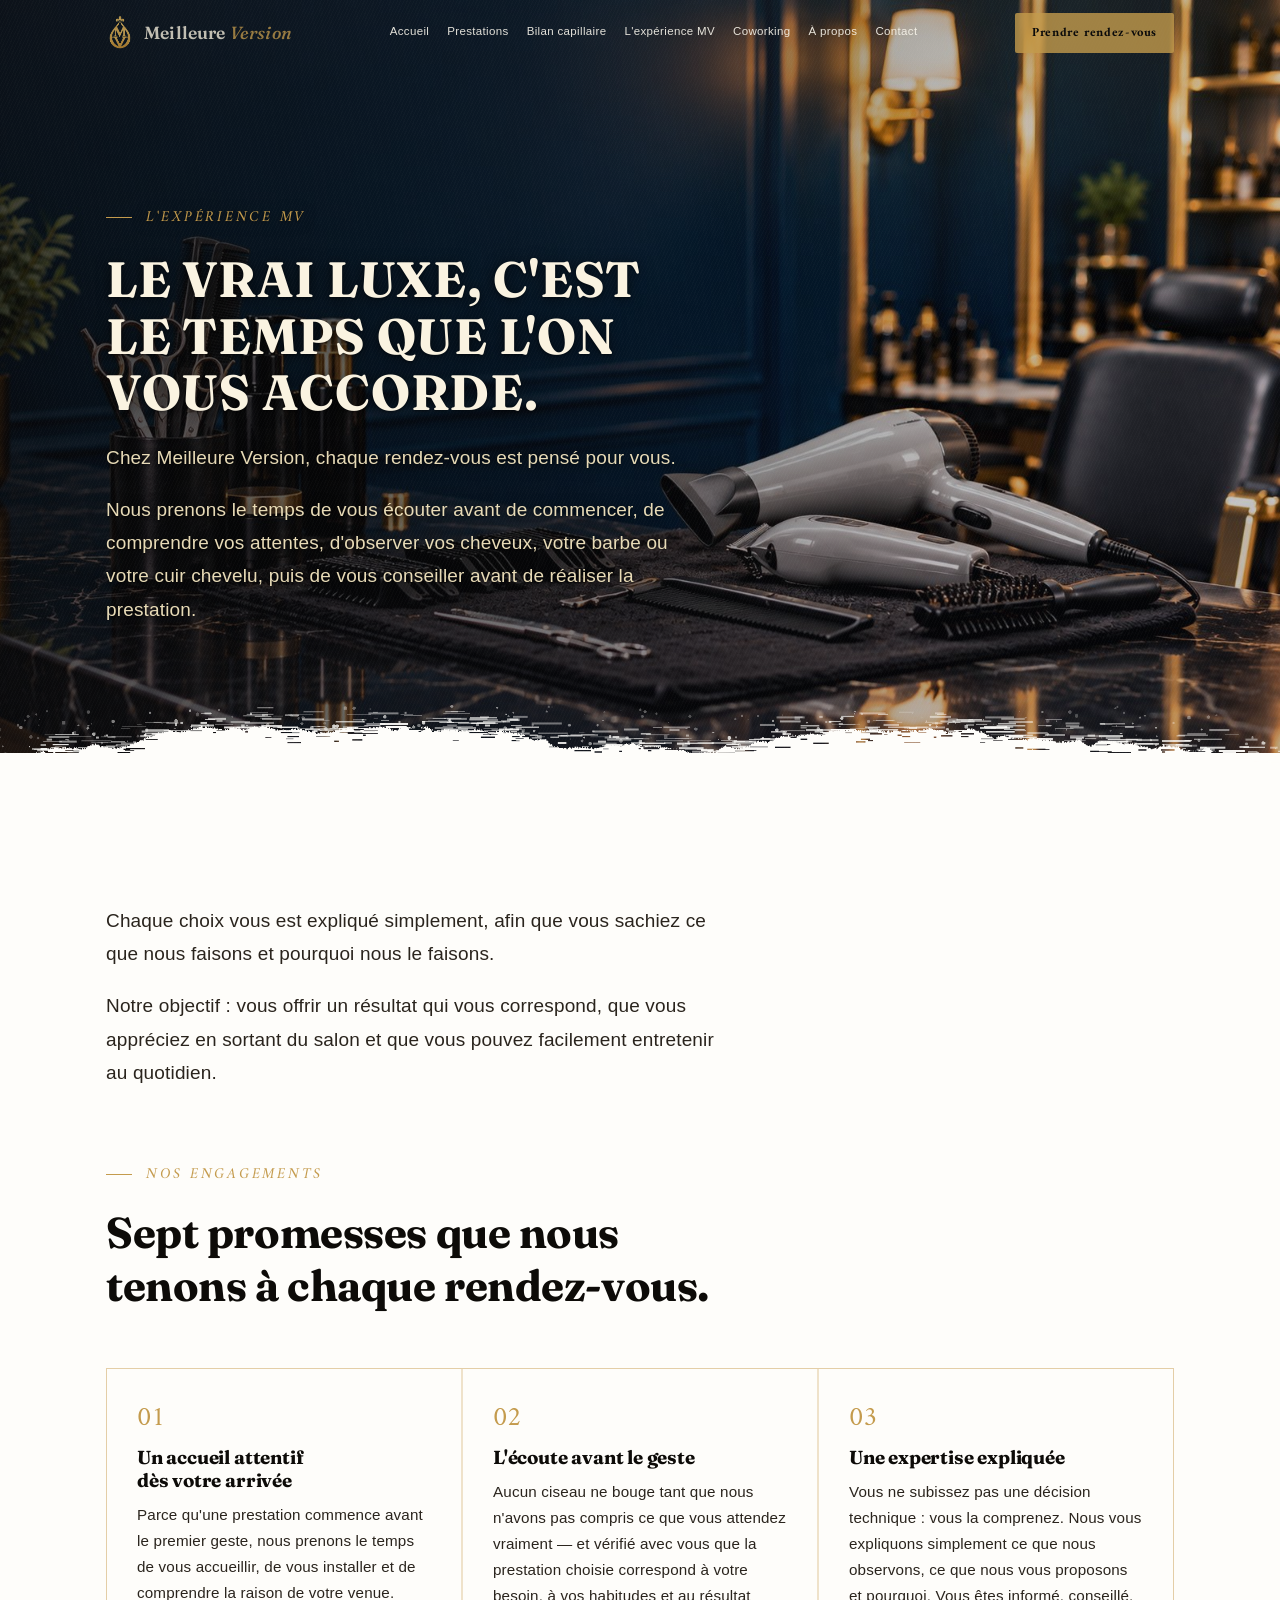
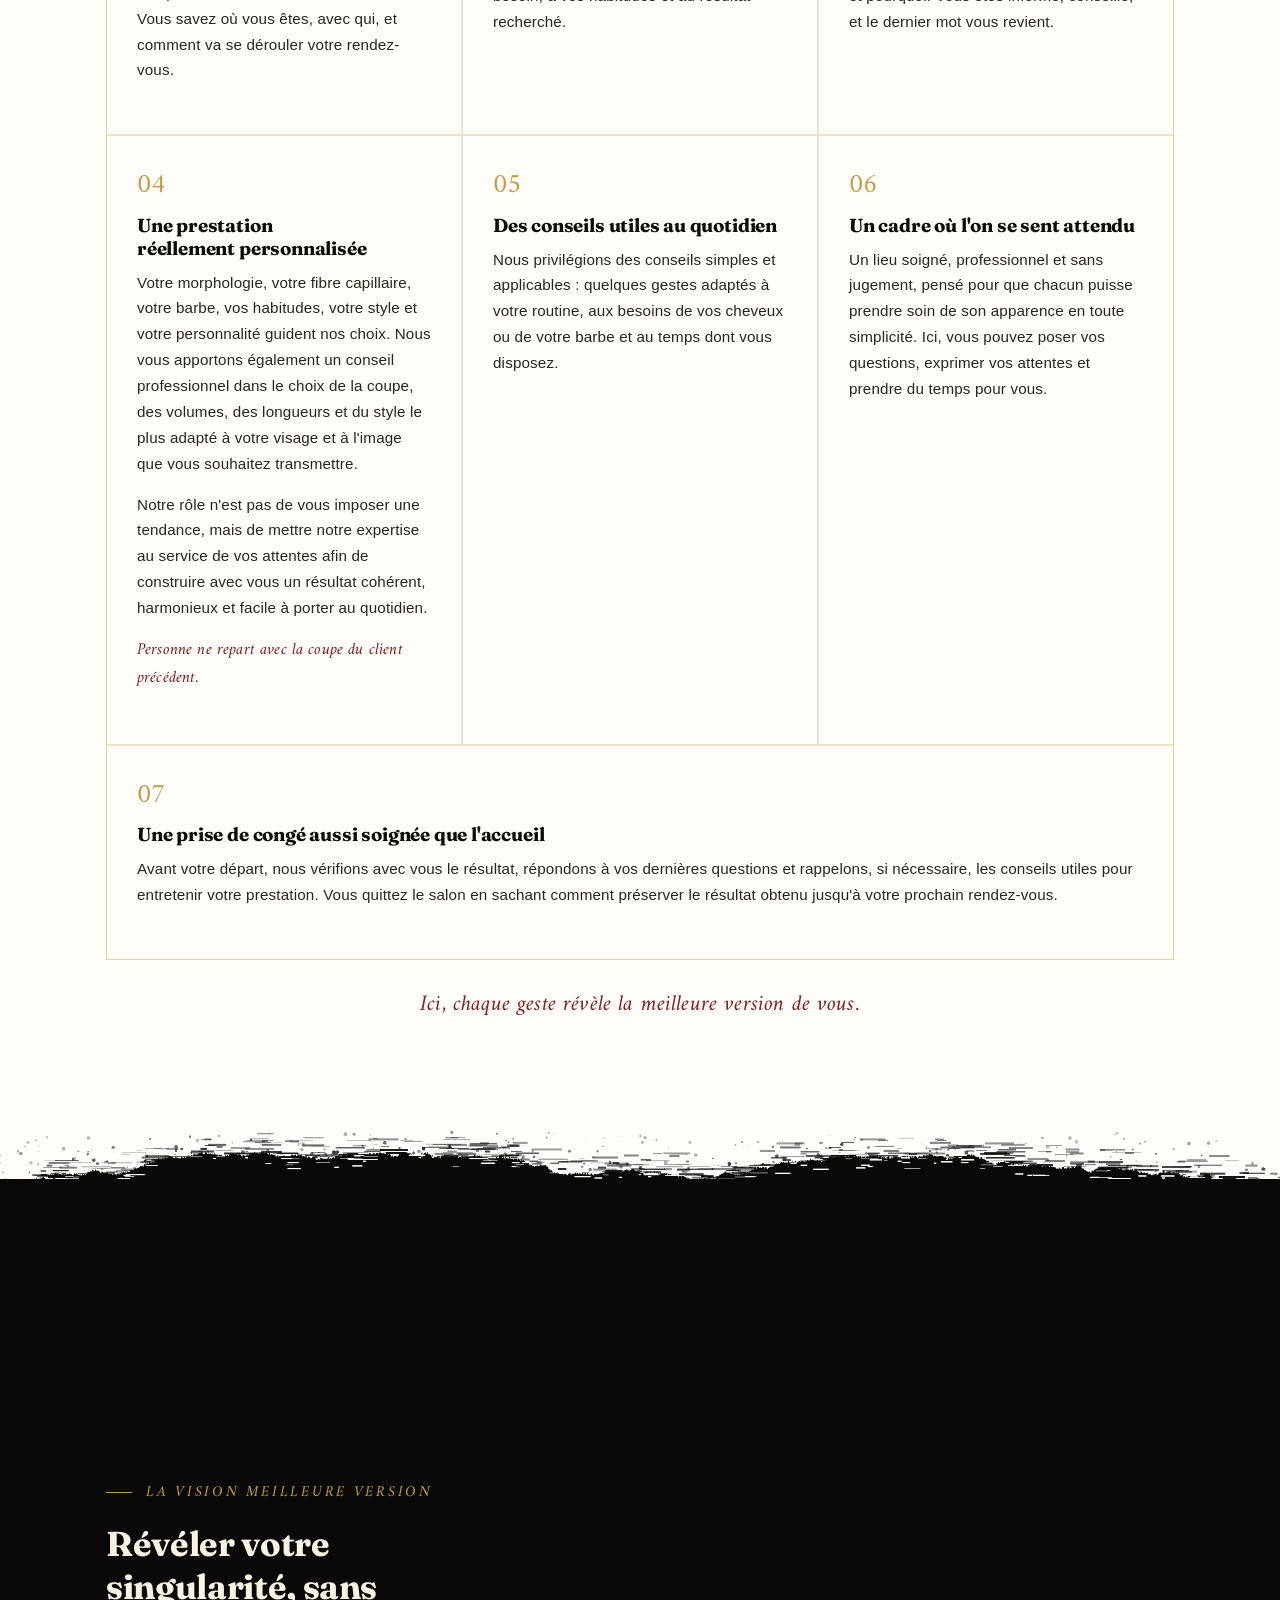
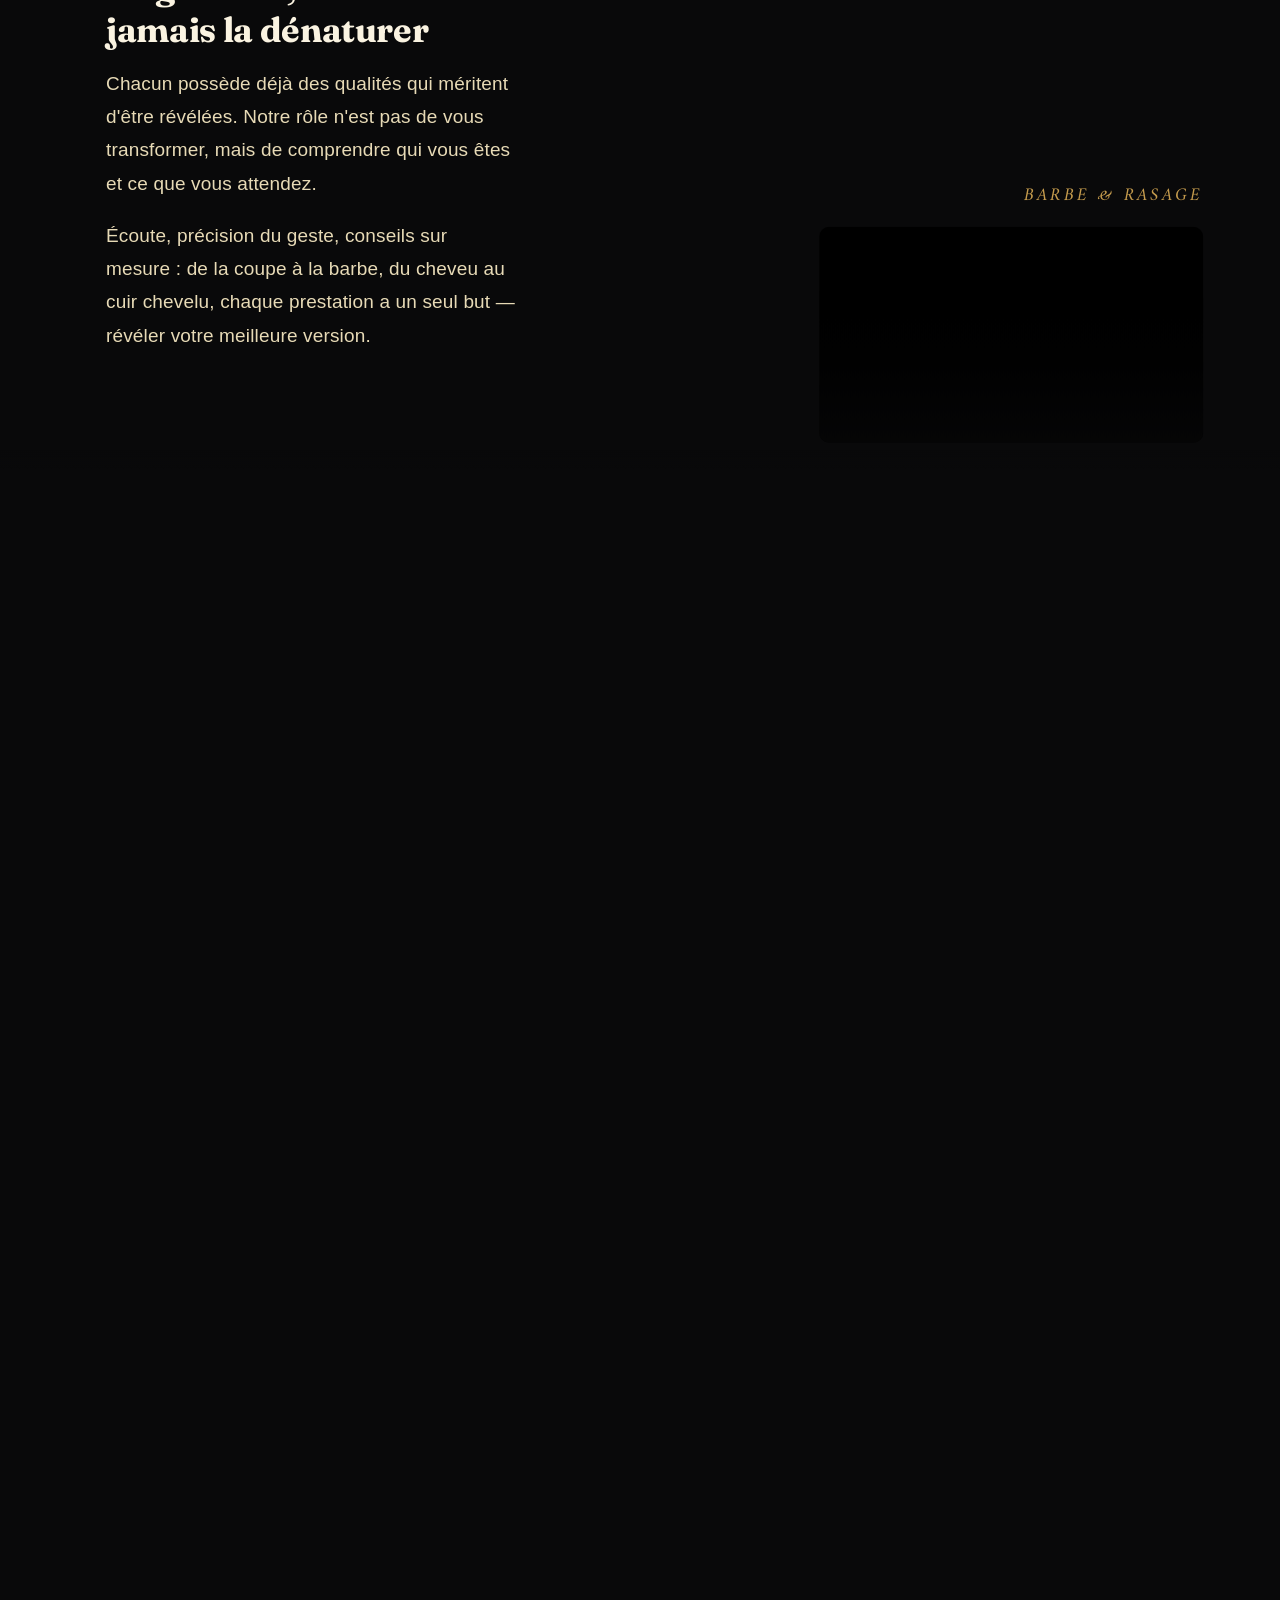
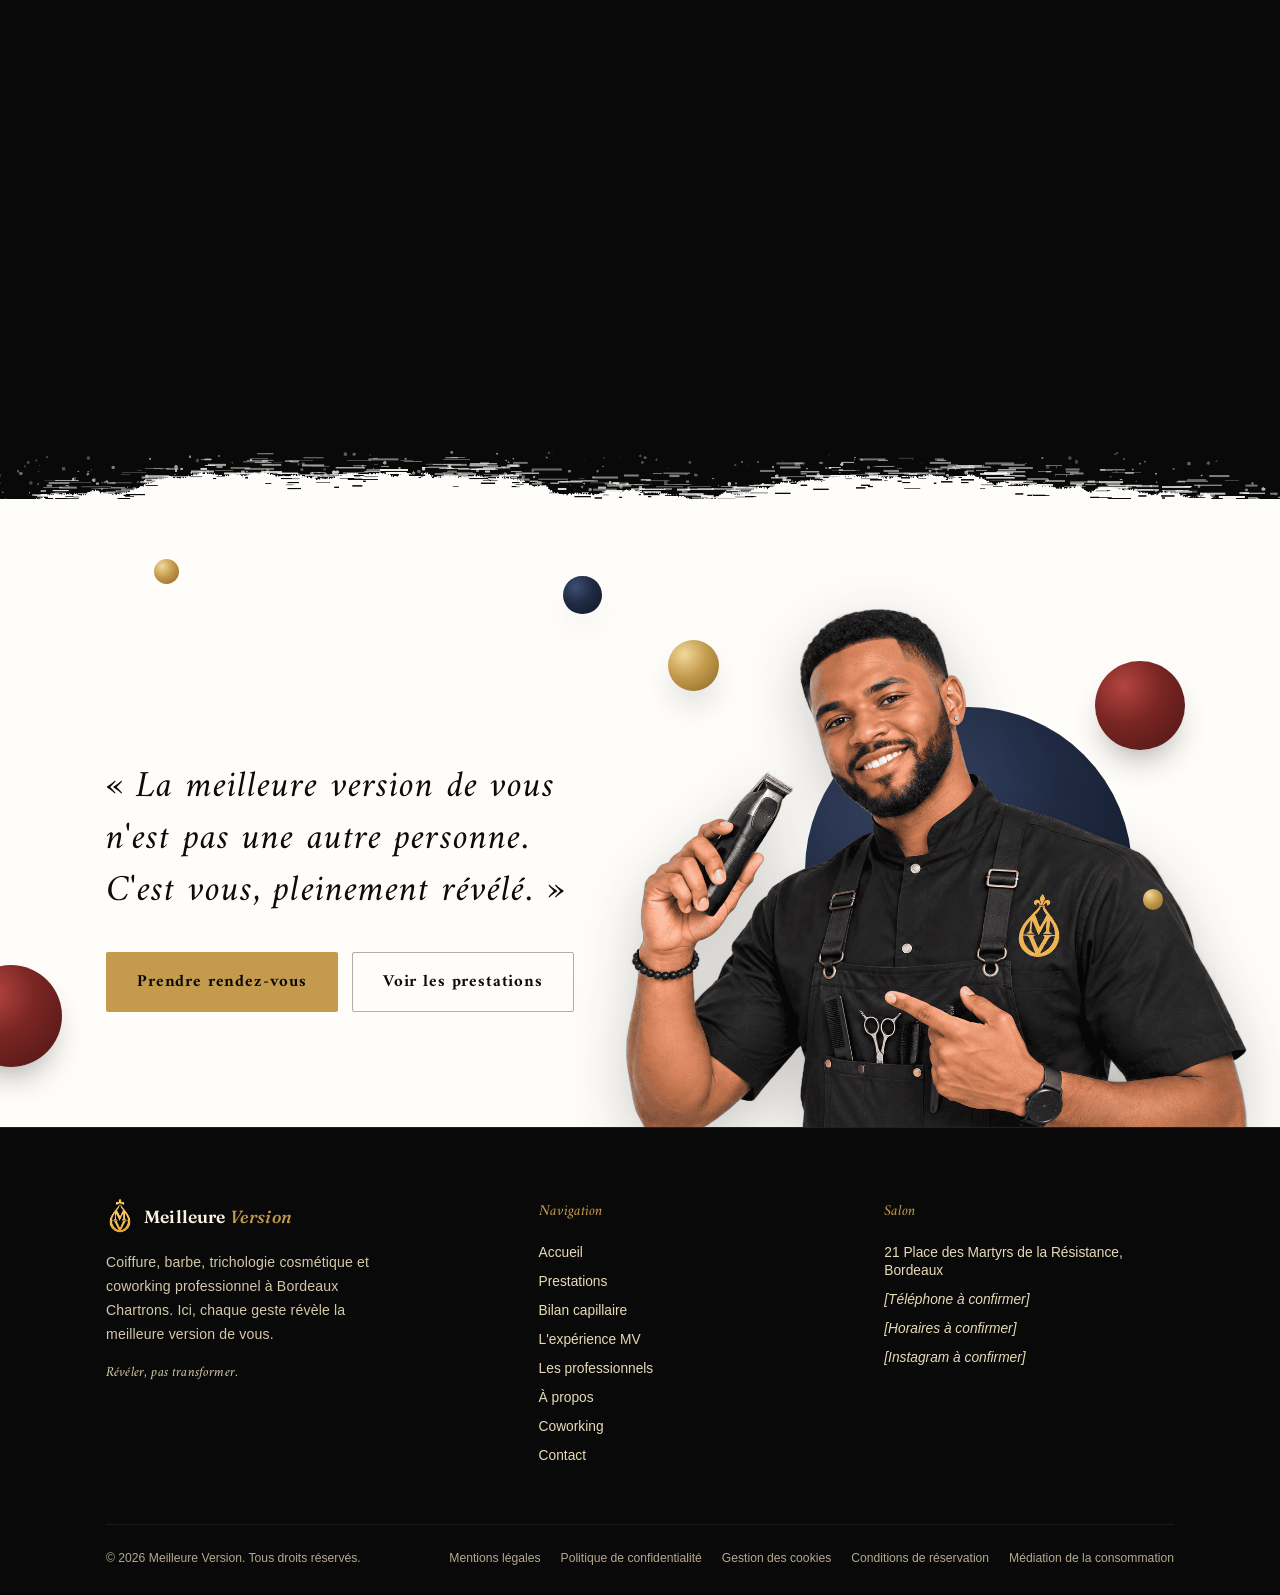
<file: experience.html>
<!doctype html>
<html lang="fr">
<head>
<meta charset="utf-8">
<meta name="viewport" content="width=device-width, initial-scale=1">
<title>L'expérience Meilleure Version — Salon de coiffure premium à Bordeaux Chartrons</title>
<meta name="description" content="Accueil attentif, écoute avant le geste, expertise expliquée et conseils utiles au quotidien : les sept engagements d&#x27;un salon de coiffure qui prend le temps, à Bordeaux Chartrons.">
<meta property="og:type" content="website">
<meta property="og:locale" content="fr_FR">
<meta property="og:site_name" content="Meilleure Version">
<meta property="og:title" content="L&#x27;expérience Meilleure Version — Salon de coiffure premium à Bordeaux Chartrons">
<meta property="og:description" content="Accueil attentif, écoute avant le geste, expertise expliquée et conseils utiles au quotidien : les sept engagements d&#x27;un salon de coiffure qui prend le temps, à Bordeaux Chartrons.">
<link rel="preconnect" href="https://fonts.googleapis.com">
<link rel="preconnect" href="https://fonts.gstatic.com" crossorigin>
<link href="https://fonts.googleapis.com/css2?family=Amiri:ital,wght@0,400;0,700;1,400;1,700&family=Fraunces:ital,wght@0,300..900;1,300..900&family=Rye&display=swap" rel="stylesheet">
<link rel="stylesheet" href="assets/style.css">
</head>
<body>
<header id="siteHeader" class="on-hero">
  <div class="container">
    <a href="index.html" class="brand">
      <img src="assets/emblem.png" alt="Emblème Meilleure Version">
      <span class="brand-word"><b>Meilleure</b> <i>Version</i></span>
    </a>
    <nav class="mainnav">
      <a href="index.html">Accueil</a>
      <a href="prestations.html">Prestations</a>
      <a href="bilan.html">Bilan capillaire</a>
      <a href="experience.html" aria-current="page">L'expérience MV</a>
      <a href="coworking.html">Coworking</a>
      <a href="a-propos.html">À propos</a>
      <a href="contact.html">Contact</a>
    </nav>
    <div class="header-cta">
      <a href="#reserver" data-booking class="btn btn-gold">
        <span class="lbl-full">Prendre rendez-vous</span>
        <span class="lbl-short">Réserver</span>
      </a>
    </div>
  </div>
</header>


<section class="page-hero page-hero--photo page-hero--dense" style="background-image:url('assets/experience-hero.jpg')">
  <div class="container">
    <div class="eyebrow">L'expérience MV</div>
    <h1>Le vrai luxe, c'est le temps que l'on vous accorde.</h1>
    <p class="lede">Chez Meilleure Version, chaque rendez-vous est pensé pour vous.</p>
    <p class="lede" style="margin-top:12px;">Nous prenons le temps de vous écouter avant de commencer, de comprendre vos attentes, d'observer vos cheveux, votre barbe ou votre cuir chevelu, puis de vous conseiller avant de réaliser la prestation.</p>
    
  </div>
</section>
<div class="edge" style="--edge-fill:#fefdfa" aria-hidden="true"></div>
<section class="sec-light">
  <div class="container">
    <div class="exp-intro">
      <p class="lede">Chaque choix vous est expliqué simplement, afin que vous sachiez ce que nous faisons et pourquoi nous le faisons.</p>
      <p class="lede">Notre objectif&nbsp;: vous offrir un résultat qui vous correspond, que vous appréciez en sortant du salon et que vous pouvez facilement entretenir au quotidien.</p>
    </div>
    <div class="sec-head">
      <div class="eyebrow">Nos engagements</div>
      <h2>Sept promesses que nous tenons à chaque rendez-vous.</h2>
    </div>
    <div class="eng-grid eng-grid--7">
      <article class="eng-card">
        <span class="eng-num">01</span>
        <h3>Un accueil attentif dès votre arrivée</h3>
        <p>Parce qu'une prestation commence avant le premier geste, nous prenons le temps de vous accueillir, de vous installer et de comprendre la raison de votre venue. Vous savez où vous êtes, avec qui, et comment va se dérouler votre rendez-vous.</p>
      </article>
      <article class="eng-card">
        <span class="eng-num">02</span>
        <h3>L'écoute avant le geste</h3>
        <p>Aucun ciseau ne bouge tant que nous n'avons pas compris ce que vous attendez vraiment — et vérifié avec vous que la prestation choisie correspond à votre besoin, à vos habitudes et au résultat recherché.</p>
      </article>
      <article class="eng-card">
        <span class="eng-num">03</span>
        <h3>Une expertise expliquée</h3>
        <p>Vous ne subissez pas une décision technique&nbsp;: vous la comprenez. Nous vous expliquons simplement ce que nous observons, ce que nous vous proposons et pourquoi. Vous êtes informé, conseillé, et le dernier mot vous revient.</p>
      </article>
      <article class="eng-card">
        <span class="eng-num">04</span>
        <h3>Une prestation réellement personnalisée</h3>
        <p>Votre morphologie, votre fibre capillaire, votre barbe, vos habitudes, votre style et votre personnalité guident nos choix. Nous vous apportons également un conseil professionnel dans le choix de la coupe, des volumes, des longueurs et du style le plus adapté à votre visage et à l'image que vous souhaitez transmettre.</p>
        <p>Notre rôle n'est pas de vous imposer une tendance, mais de mettre notre expertise au service de vos attentes afin de construire avec vous un résultat cohérent, harmonieux et facile à porter au quotidien.</p>
        <p><em class="eng-punch">Personne ne repart avec la coupe du client précédent.</em></p>
      </article>
      <article class="eng-card">
        <span class="eng-num">05</span>
        <h3>Des conseils utiles au quotidien</h3>
        <p>Nous privilégions des conseils simples et applicables&nbsp;: quelques gestes adaptés à votre routine, aux besoins de vos cheveux ou de votre barbe et au temps dont vous disposez.</p>
      </article>
      <article class="eng-card">
        <span class="eng-num">06</span>
        <h3>Un cadre où l'on se sent attendu</h3>
        <p>Un lieu soigné, professionnel et sans jugement, pensé pour que chacun puisse prendre soin de son apparence en toute simplicité. Ici, vous pouvez poser vos questions, exprimer vos attentes et prendre du temps pour vous.</p>
      </article>
      <article class="eng-card">
        <span class="eng-num">07</span>
        <h3>Une prise de congé aussi soignée que l'accueil</h3>
        <p>Avant votre départ, nous vérifions avec vous le résultat, répondons à vos dernières questions et rappelons, si nécessaire, les conseils utiles pour entretenir votre prestation. Vous quittez le salon en sachant comment préserver le résultat obtenu jusqu'à votre prochain rendez-vous.</p>
      </article>
    </div>
    <p class="closing-line" style="text-align:center;">Ici, chaque geste révèle la meilleure version de vous.</p>
  </div>
</section>
<div class="edge" style="--edge-fill:#09090A" aria-hidden="true"></div>
<section class="sec-dark cine" id="geste">
  <div class="cine-stage">
    <div class="cine-intro" id="cineIntro">
      <div class="cine-intro-copy">
        <div class="eyebrow">La vision Meilleure Version</div>
        <h2>Révéler votre singularité, sans jamais la dénaturer</h2>
        <p>Chacun possède déjà des qualités qui méritent d'être révélées. Notre rôle n'est pas de vous transformer, mais de comprendre qui vous êtes et ce que vous attendez.</p>
        <p>Écoute, précision du geste, conseils sur mesure&nbsp;: de la coupe à la barbe, du cheveu au cuir chevelu, chaque prestation a un seul but — révéler votre meilleure version.</p>
      </div>
    </div>
    <div class="cine-vid-title" id="cineVidTitle">Barbe &amp; rasage</div>
    <div class="cine-box" id="cineBox">
      <!-- relative source on purpose: drop any clip in beside the page under
           this name and it plays, no rebuild of the embedded assets needed -->
      <video src="assets/barbe.mp4" muted loop autoplay playsinline webkit-playsinline
             preload="metadata" aria-label="Travail de la barbe au coupe-chou chez Meilleure Version" tabindex="-1"></video>
      <div class="cine-scrim" aria-hidden="true"></div>
      <div class="cine-caps">
        <p class="cine-cap" data-band="0.44,0.52,0.60,0.67">une expertise expliquée</p>
        <p class="cine-cap" data-band="0.67,0.74,0.81,0.88">une prestation personnalisée</p>
        <p class="cine-cap" data-band="0.88,0.94,1.50,1.60">des conseils utiles au quotidien</p>
      </div>
    </div>
  </div>
</section>
<div class="edge" style="--edge-fill:#fefdfa" aria-hidden="true"></div>
<section class="quote-band has-portrait">
  <!-- decorative spheres in the house colours (bordeaux, navy, gold) -->
  <span class="orb orb--red orb-a" aria-hidden="true"></span>
  <span class="orb orb--gold orb-b" aria-hidden="true"></span>
  <span class="orb orb--navy orb-c" aria-hidden="true"></span>
  <div class="container">
    <div class="qb-grid">
      <div class="qb-copy">
        <blockquote>«&nbsp;La meilleure version de vous n'est pas une autre personne. C'est vous, pleinement révélé.&nbsp;»</blockquote>
        <div class="hero-cta" style="margin-top:34px;">
          <a href="#reserver" data-booking class="btn btn-gold">Prendre rendez-vous</a>
          <a href="prestations.html" class="btn btn-ghost-dark">Voir les prestations</a>
        </div>
      </div>
      <figure class="qb-portrait">
        <span class="orb orb--navy orb-back" aria-hidden="true"></span>
        <span class="orb orb--gold orb-d" aria-hidden="true"></span>
        <span class="orb orb--red orb-e" aria-hidden="true"></span>
        <span class="orb orb--gold orb-f" aria-hidden="true"></span>
        <img src="assets/00-barbier.png" alt="Barbier Meilleure Version souriant, ciseaux en main, tablier aux couleurs du salon">
      </figure>
    </div>
  </div>
</section>
<footer>
  <div class="container">
    <div class="foot-grid">
      <div class="foot-brand">
        <a href="index.html" class="brand">
          <img src="assets/emblem.png" alt="Emblème Meilleure Version">
          <span class="brand-word"><b>Meilleure</b> <i>Version</i></span>
        </a>
        <p>Coiffure, barbe, trichologie cosmétique et coworking professionnel à Bordeaux Chartrons. Ici, chaque geste révèle la meilleure version de vous.</p>
        <p class="foot-signature">Révéler, pas transformer.</p>
      </div>
      <div class="foot-col">
        <h4>Navigation</h4>
        <ul>
          <li><a href="index.html">Accueil</a></li>
          <li><a href="prestations.html">Prestations</a></li>
          <li><a href="bilan.html">Bilan capillaire</a></li>
          <li><a href="experience.html">L'expérience MV</a></li>
          <li><a href="professionnels.html">Les professionnels</a></li>
          <li><a href="a-propos.html">À propos</a></li>
          <li><a href="coworking.html">Coworking</a></li>
          <li><a href="contact.html">Contact</a></li>
        </ul>
      </div>
      <div class="foot-col">
        <h4>Salon</h4>
        <ul>
          <li><a href="https://www.google.com/maps/dir/?api=1&amp;destination=21+Place+des+Martyrs+de+la+R%C3%A9sistance%2C+33000+Bordeaux" target="_blank" rel="noopener noreferrer">21 Place des Martyrs de la Résistance, Bordeaux</a></li>
          <li><a href="contact.html" class="placeholder-val">[Téléphone à confirmer]</a></li>
          <li><a href="contact.html" class="placeholder-val">[Horaires à confirmer]</a></li>
          <li><a href="contact.html" class="placeholder-val">[Instagram à confirmer]</a></li>
        </ul>
      </div>
    </div>
    <div class="foot-bottom">
      <span>© 2026 Meilleure Version. Tous droits réservés.</span>
      <ul class="foot-legal">
        <li><a href="mentions-legales.html">Mentions légales</a></li>
        <li><a href="confidentialite.html">Politique de confidentialité</a></li>
        <li><a href="cookies.html">Gestion des cookies</a></li>
        <li><a href="conditions-reservation.html">Conditions de réservation</a></li>
        <li><a href="mediation.html">Médiation de la consommation</a></li>
      </ul>
    </div>
  </div>
</footer>
<script>
/* Header turns solid as soon as the visitor leaves the top of the page.
   The home page overrides this from its own hero script. */
(function () {
  var header = document.getElementById('siteHeader');
  if (!header || document.getElementById('heroVid')) return;
  var onScroll = function () {
    header.classList.toggle('solid', window.scrollY > 30);
    header.classList.toggle('on-hero', window.scrollY <= 30);
  };
  document.addEventListener('scroll', onScroll, { passive: true });
  onScroll();
})();
</script>
<script src="assets/reveal.js" defer></script>

<script src="assets/cine.js" defer></script>
<script src="assets/nav.js" defer></script>
<script src="assets/booking.js" defer></script>
</body>
</html>
</file>
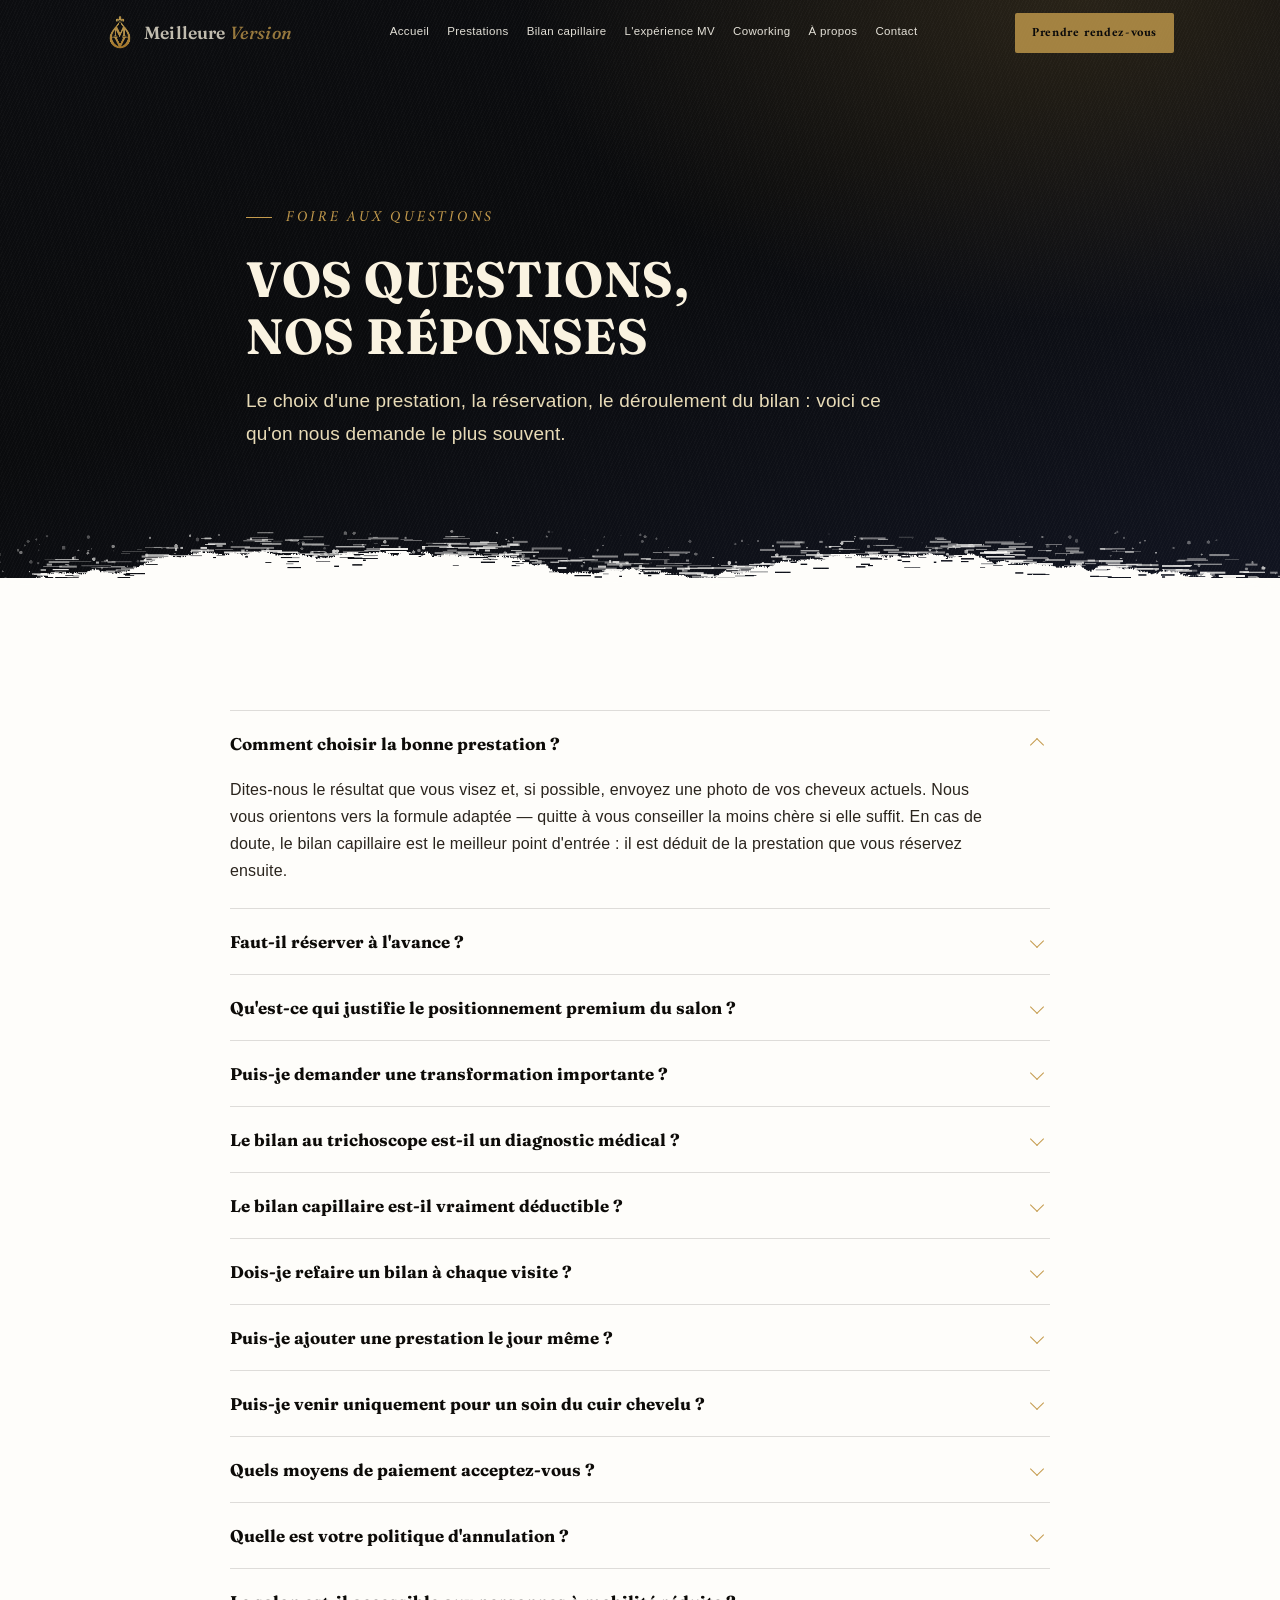
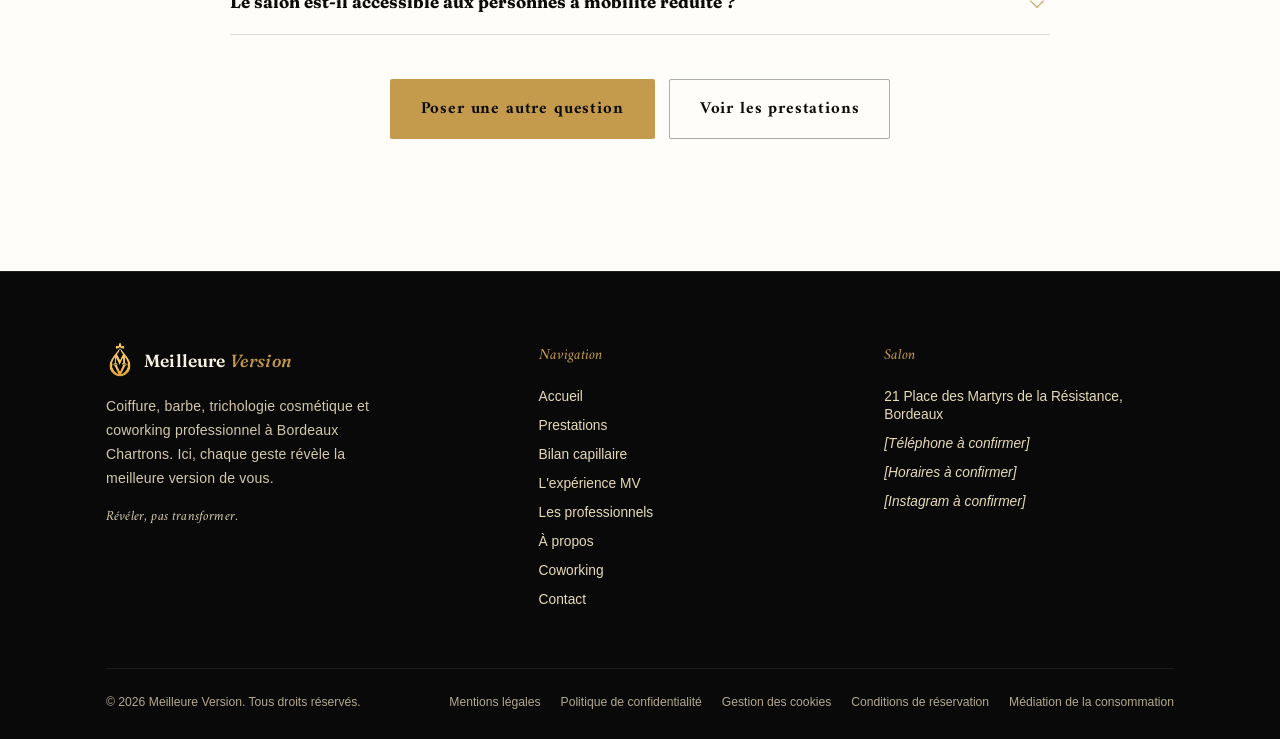
<file: faq.html>
<!doctype html>
<html lang="fr">
<head>
<meta charset="utf-8">
<meta name="viewport" content="width=device-width, initial-scale=1">
<title>Questions fréquentes — Meilleure Version, coiffeur à Bordeaux Chartrons</title>
<meta name="description" content="Réponses aux questions fréquentes sur les prestations de coiffure et de barbe, la réservation et le bilan capillaire chez Meilleure Version à Bordeaux.">
<meta property="og:type" content="website">
<meta property="og:locale" content="fr_FR">
<meta property="og:site_name" content="Meilleure Version">
<meta property="og:title" content="Questions fréquentes — Meilleure Version, coiffeur à Bordeaux Chartrons">
<meta property="og:description" content="Réponses aux questions fréquentes sur les prestations de coiffure et de barbe, la réservation et le bilan capillaire chez Meilleure Version à Bordeaux.">
<link rel="preconnect" href="https://fonts.googleapis.com">
<link rel="preconnect" href="https://fonts.gstatic.com" crossorigin>
<link href="https://fonts.googleapis.com/css2?family=Amiri:ital,wght@0,400;0,700;1,400;1,700&family=Fraunces:ital,wght@0,300..900;1,300..900&family=Rye&display=swap" rel="stylesheet">
<link rel="stylesheet" href="assets/style.css">
</head>
<body>
<header id="siteHeader" class="on-hero">
  <div class="container">
    <a href="index.html" class="brand">
      <img src="assets/emblem.png" alt="Emblème Meilleure Version">
      <span class="brand-word"><b>Meilleure</b> <i>Version</i></span>
    </a>
    <nav class="mainnav">
      <a href="index.html">Accueil</a>
      <a href="prestations.html">Prestations</a>
      <a href="bilan.html">Bilan capillaire</a>
      <a href="experience.html">L'expérience MV</a>
      <a href="coworking.html">Coworking</a>
      <a href="a-propos.html">À propos</a>
      <a href="contact.html">Contact</a>
    </nav>
    <div class="header-cta">
      <a href="#reserver" data-booking class="btn btn-gold">
        <span class="lbl-full">Prendre rendez-vous</span>
        <span class="lbl-short">Réserver</span>
      </a>
    </div>
  </div>
</header>


<section class="page-hero">
  <div class="container">
    <div class="eyebrow">Foire aux questions</div>
    <h1>Vos questions, nos réponses</h1>
    <p class="lede">Le choix d'une prestation, la réservation, le déroulement du bilan&nbsp;: voici ce qu'on nous demande le plus souvent.</p>
    
  </div>
</section>
<div class="edge" style="--edge-fill:#fefdfa" aria-hidden="true"></div>
<section class="sec-light">
  <div class="container">
    <div class="faq-wrap">
      
      <details class="faq-item" open>
        <summary>Comment choisir la bonne prestation&nbsp;?</summary>
        <div class="faq-answer"><p>Dites-nous le résultat que vous visez et, si possible, envoyez une photo de vos cheveux actuels. Nous vous orientons vers la formule adaptée — quitte à vous conseiller la moins chère si elle suffit. En cas de doute, le bilan capillaire est le meilleur point d'entrée&nbsp;: il est déduit de la prestation que vous réservez ensuite.</p></div>
      </details>
      <details class="faq-item">
        <summary>Faut-il réserver à l'avance&nbsp;?</summary>
        <div class="faq-answer"><p>C'est recommandé&nbsp;: cela nous garantit de vous accorder le temps que votre prestation mérite. Les rendez-vous de dernière minute restent possibles selon les disponibilités.</p></div>
      </details>
      <details class="faq-item">
        <summary>Qu'est-ce qui justifie le positionnement premium du salon&nbsp;?</summary>
        <div class="faq-answer"><p>Le temps, l'observation et la transmission. Chaque prestation Prestige commence par une lecture à l'écran de vos cheveux ou de votre barbe, et se termine par des conseils que vous saurez appliquer. Vous ne payez pas un décor&nbsp;: vous payez une méthode.</p></div>
      </details>
      <details class="faq-item">
        <summary>Puis-je demander une transformation importante&nbsp;?</summary>
        <div class="faq-answer"><p>Oui. Pour une transformation, une coloration ou une prestation technique, un échange préalable permet d'évaluer la faisabilité, le temps à prévoir et le tarif. Nous préférons vous dire non plutôt que d'abîmer votre fibre.</p></div>
      </details>
      <details class="faq-item">
        <summary>Le bilan au trichoscope est-il un diagnostic médical&nbsp;?</summary>
        <div class="faq-answer"><p>Non. Il s'agit d'une observation et d'un conseil à visée cosmétique. Aucun diagnostic médical n'est posé. Si un signe nécessite un avis médical, nous vous orientons vers un professionnel de santé.</p></div>
      </details>
      <details class="faq-item">
        <summary>Le bilan capillaire est-il vraiment déductible&nbsp;?</summary>
        <div class="faq-answer"><p>Oui. Il est facturé 30&nbsp;€ et ces 30&nbsp;€ sont intégralement déduits de la prestation que vous réservez à la suite. Si vous enchaînez avec une coupe, un soin ou une couleur, le bilan ne vous coûte rien.</p></div>
      </details>
      <details class="faq-item">
        <summary>Dois-je refaire un bilan à chaque visite&nbsp;?</summary>
        <div class="faq-answer"><p>Non. Un bilan capillaire suffit pour établir votre profil. Les prestations Prestige intègrent déjà une observation au trichoscope à chaque rendez-vous, ce qui permet de suivre naturellement l'évolution dans le temps.</p></div>
      </details>
      <details class="faq-item">
        <summary>Puis-je ajouter une prestation le jour même&nbsp;?</summary>
        <div class="faq-answer"><p>Oui, si le planning le permet. Le Rituel Visage &amp; Relaxation s'ajoute à votre rendez-vous pour 15&nbsp;€ et quinze minutes de plus, et le soin profond sur mesure pour 15&nbsp;€ en complément. Le plus simple reste de le signaler à la réservation, pour que le créneau soit prévu.</p></div>
      </details>
      <details class="faq-item">
        <summary>Puis-je venir uniquement pour un soin du cuir chevelu&nbsp;?</summary>
        <div class="faq-answer"><p>Oui, à condition que le soin choisi corresponde à votre besoin cosmétique. Un court échange ou une observation peut être proposé avant la prestation, pour éviter de traiter à côté.</p></div>
      </details>
      <details class="faq-item">
        <summary>Quels moyens de paiement acceptez-vous&nbsp;?</summary>
        <div class="faq-answer"><p><span class="placeholder-val">[Moyens de paiement à confirmer avant publication]</span></p></div>
      </details>
      <details class="faq-item">
        <summary>Quelle est votre politique d'annulation&nbsp;?</summary>
        <div class="faq-answer"><p><span class="placeholder-val">[Délai d'annulation, retard, acompte et absence à confirmer avant publication]</span></p></div>
      </details>
      <details class="faq-item">
        <summary>Le salon est-il accessible aux personnes à mobilité réduite&nbsp;?</summary>
        <div class="faq-answer"><p><span class="placeholder-val">[Information à confirmer après vérification de l'accessibilité ERP]</span></p></div>
      </details>
    </div>
    <div class="hero-cta" style="justify-content:center;margin-top:44px;">
      <a href="contact.html" class="btn btn-gold">Poser une autre question</a>
      <a href="prestations.html" class="btn btn-ghost-light">Voir les prestations</a>
    </div>
  </div>
</section>
<footer>
  <div class="container">
    <div class="foot-grid">
      <div class="foot-brand">
        <a href="index.html" class="brand">
          <img src="assets/emblem.png" alt="Emblème Meilleure Version">
          <span class="brand-word"><b>Meilleure</b> <i>Version</i></span>
        </a>
        <p>Coiffure, barbe, trichologie cosmétique et coworking professionnel à Bordeaux Chartrons. Ici, chaque geste révèle la meilleure version de vous.</p>
        <p class="foot-signature">Révéler, pas transformer.</p>
      </div>
      <div class="foot-col">
        <h4>Navigation</h4>
        <ul>
          <li><a href="index.html">Accueil</a></li>
          <li><a href="prestations.html">Prestations</a></li>
          <li><a href="bilan.html">Bilan capillaire</a></li>
          <li><a href="experience.html">L'expérience MV</a></li>
          <li><a href="professionnels.html">Les professionnels</a></li>
          <li><a href="a-propos.html">À propos</a></li>
          <li><a href="coworking.html">Coworking</a></li>
          <li><a href="contact.html">Contact</a></li>
        </ul>
      </div>
      <div class="foot-col">
        <h4>Salon</h4>
        <ul>
          <li><a href="https://www.google.com/maps/dir/?api=1&amp;destination=21+Place+des+Martyrs+de+la+R%C3%A9sistance%2C+33000+Bordeaux" target="_blank" rel="noopener noreferrer">21 Place des Martyrs de la Résistance, Bordeaux</a></li>
          <li><a href="contact.html" class="placeholder-val">[Téléphone à confirmer]</a></li>
          <li><a href="contact.html" class="placeholder-val">[Horaires à confirmer]</a></li>
          <li><a href="contact.html" class="placeholder-val">[Instagram à confirmer]</a></li>
        </ul>
      </div>
    </div>
    <div class="foot-bottom">
      <span>© 2026 Meilleure Version. Tous droits réservés.</span>
      <ul class="foot-legal">
        <li><a href="mentions-legales.html">Mentions légales</a></li>
        <li><a href="confidentialite.html">Politique de confidentialité</a></li>
        <li><a href="cookies.html">Gestion des cookies</a></li>
        <li><a href="conditions-reservation.html">Conditions de réservation</a></li>
        <li><a href="mediation.html">Médiation de la consommation</a></li>
      </ul>
    </div>
  </div>
</footer>
<script>
/* Header turns solid as soon as the visitor leaves the top of the page.
   The home page overrides this from its own hero script. */
(function () {
  var header = document.getElementById('siteHeader');
  if (!header || document.getElementById('heroVid')) return;
  var onScroll = function () {
    header.classList.toggle('solid', window.scrollY > 30);
    header.classList.toggle('on-hero', window.scrollY <= 30);
  };
  document.addEventListener('scroll', onScroll, { passive: true });
  onScroll();
})();
</script>
<script src="assets/reveal.js" defer></script>

<script src="assets/nav.js" defer></script>
<script src="assets/booking.js" defer></script>
</body>
</html>
</file>
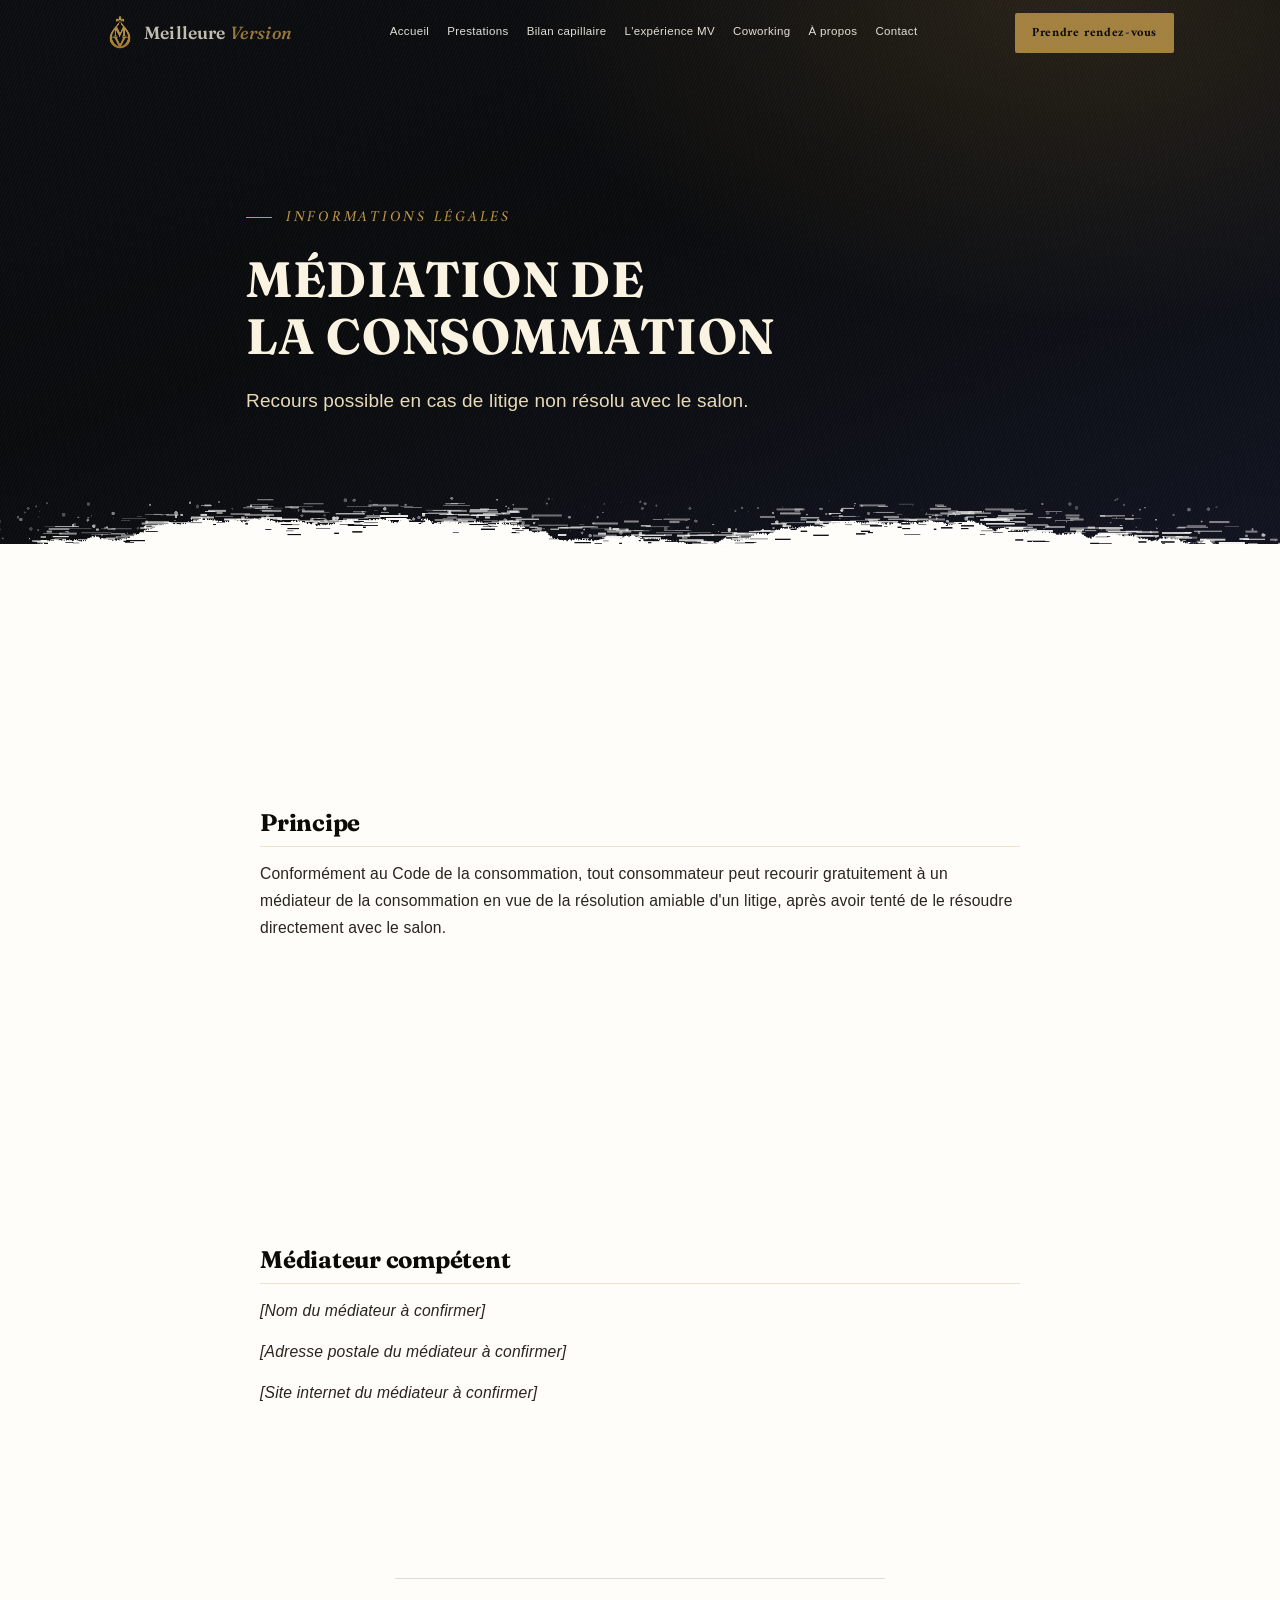
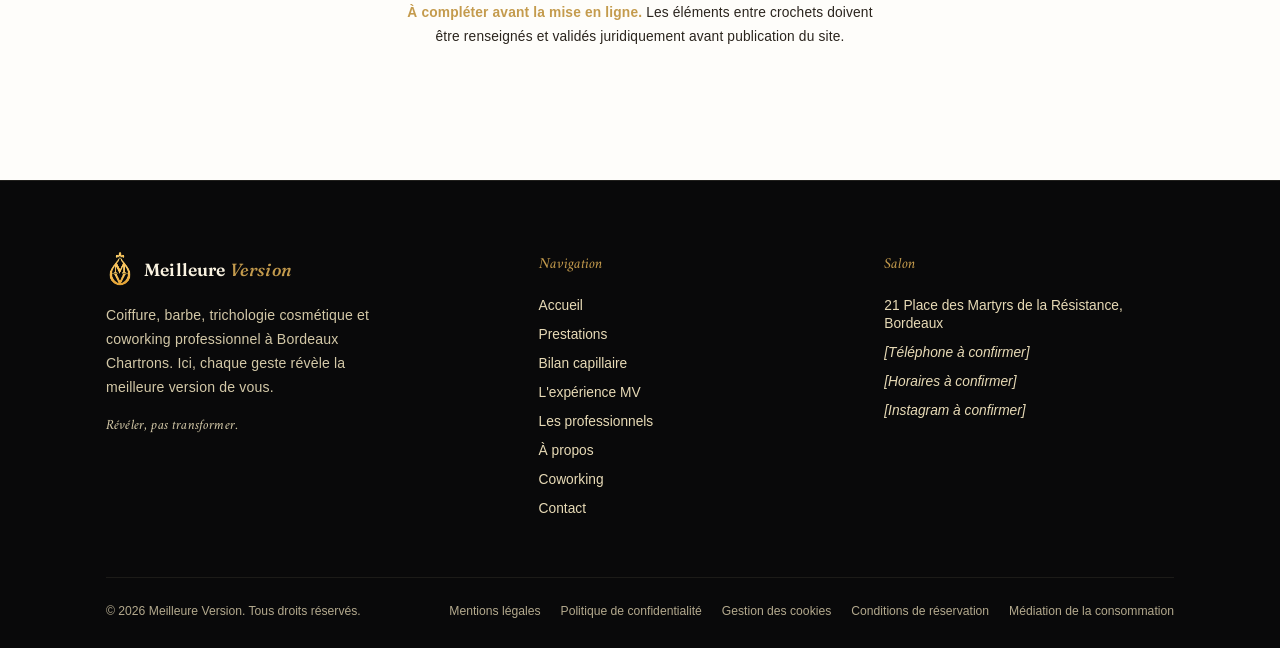
<file: mediation.html>
<!doctype html>
<html lang="fr">
<head>
<meta charset="utf-8">
<meta name="viewport" content="width=device-width, initial-scale=1">
<title>Médiation de la consommation — Meilleure Version</title>
<meta name="description" content="Recours possible en cas de litige non résolu avec le salon.">
<link rel="preconnect" href="https://fonts.googleapis.com">
<link rel="preconnect" href="https://fonts.gstatic.com" crossorigin>
<link href="https://fonts.googleapis.com/css2?family=Amiri:ital,wght@0,400;0,700;1,400;1,700&family=Fraunces:ital,wght@0,300..900;1,300..900&family=Rye&display=swap" rel="stylesheet">
<link rel="stylesheet" href="assets/style.css">
</head>
<body>
<header id="siteHeader" class="on-hero">
  <div class="container">
    <a href="index.html" class="brand">
      <img src="assets/emblem.png" alt="Emblème Meilleure Version">
      <span class="brand-word"><b>Meilleure</b> <i>Version</i></span>
    </a>
    <nav class="mainnav">
      <a href="index.html">Accueil</a>
      <a href="prestations.html">Prestations</a>
      <a href="bilan.html">Bilan capillaire</a>
      <a href="experience.html">L'expérience MV</a>
      <a href="coworking.html">Coworking</a>
      <a href="a-propos.html">À propos</a>
      <a href="contact.html">Contact</a>
    </nav>
    <div class="header-cta">
      <a href="#reserver" data-booking class="btn btn-gold">
        <span class="lbl-full">Prendre rendez-vous</span>
        <span class="lbl-short">Réserver</span>
      </a>
    </div>
  </div>
</header>


<section class="page-hero">
  <div class="container">
    <div class="eyebrow">Informations légales</div>
    <h1>Médiation de la consommation</h1>
    <p class="lede">Recours possible en cas de litige non résolu avec le salon.</p>
    
  </div>
</section>
<div class="edge" style="--edge-fill:#fefdfa" aria-hidden="true"></div>
<section class="sec-light">
  <div class="container">
    <div class="legal-wrap">
      
      <section class="legal-block">
        <h2>Principe</h2>
        <p>Conformément au Code de la consommation, tout consommateur peut recourir gratuitement à un médiateur de la consommation en vue de la résolution amiable d'un litige, après avoir tenté de le résoudre directement avec le salon.</p>
      </section>
      <section class="legal-block">
        <h2>Médiateur compétent</h2>
        <p class="placeholder-val">[Nom du médiateur à confirmer]</p><p class="placeholder-val">[Adresse postale du médiateur à confirmer]</p><p class="placeholder-val">[Site internet du médiateur à confirmer]</p>
      </section>
      <p class="reviews-note" style="color:var(--ink-soft);border-color:rgba(28,23,18,.14);"><strong>À compléter avant la mise en ligne.</strong> Les éléments entre crochets doivent être renseignés et validés juridiquement avant publication du site.</p>
    </div>
  </div>
</section>
<footer>
  <div class="container">
    <div class="foot-grid">
      <div class="foot-brand">
        <a href="index.html" class="brand">
          <img src="assets/emblem.png" alt="Emblème Meilleure Version">
          <span class="brand-word"><b>Meilleure</b> <i>Version</i></span>
        </a>
        <p>Coiffure, barbe, trichologie cosmétique et coworking professionnel à Bordeaux Chartrons. Ici, chaque geste révèle la meilleure version de vous.</p>
        <p class="foot-signature">Révéler, pas transformer.</p>
      </div>
      <div class="foot-col">
        <h4>Navigation</h4>
        <ul>
          <li><a href="index.html">Accueil</a></li>
          <li><a href="prestations.html">Prestations</a></li>
          <li><a href="bilan.html">Bilan capillaire</a></li>
          <li><a href="experience.html">L'expérience MV</a></li>
          <li><a href="professionnels.html">Les professionnels</a></li>
          <li><a href="a-propos.html">À propos</a></li>
          <li><a href="coworking.html">Coworking</a></li>
          <li><a href="contact.html">Contact</a></li>
        </ul>
      </div>
      <div class="foot-col">
        <h4>Salon</h4>
        <ul>
          <li><a href="https://www.google.com/maps/dir/?api=1&amp;destination=21+Place+des+Martyrs+de+la+R%C3%A9sistance%2C+33000+Bordeaux" target="_blank" rel="noopener noreferrer">21 Place des Martyrs de la Résistance, Bordeaux</a></li>
          <li><a href="contact.html" class="placeholder-val">[Téléphone à confirmer]</a></li>
          <li><a href="contact.html" class="placeholder-val">[Horaires à confirmer]</a></li>
          <li><a href="contact.html" class="placeholder-val">[Instagram à confirmer]</a></li>
        </ul>
      </div>
    </div>
    <div class="foot-bottom">
      <span>© 2026 Meilleure Version. Tous droits réservés.</span>
      <ul class="foot-legal">
        <li><a href="mentions-legales.html">Mentions légales</a></li>
        <li><a href="confidentialite.html">Politique de confidentialité</a></li>
        <li><a href="cookies.html">Gestion des cookies</a></li>
        <li><a href="conditions-reservation.html">Conditions de réservation</a></li>
        <li><a href="mediation.html">Médiation de la consommation</a></li>
      </ul>
    </div>
  </div>
</footer>
<script>
/* Header turns solid as soon as the visitor leaves the top of the page.
   The home page overrides this from its own hero script. */
(function () {
  var header = document.getElementById('siteHeader');
  if (!header || document.getElementById('heroVid')) return;
  var onScroll = function () {
    header.classList.toggle('solid', window.scrollY > 30);
    header.classList.toggle('on-hero', window.scrollY <= 30);
  };
  document.addEventListener('scroll', onScroll, { passive: true });
  onScroll();
})();
</script>
<script src="assets/reveal.js" defer></script>

<script src="assets/nav.js" defer></script>
<script src="assets/booking.js" defer></script>
</body>
</html>
</file>
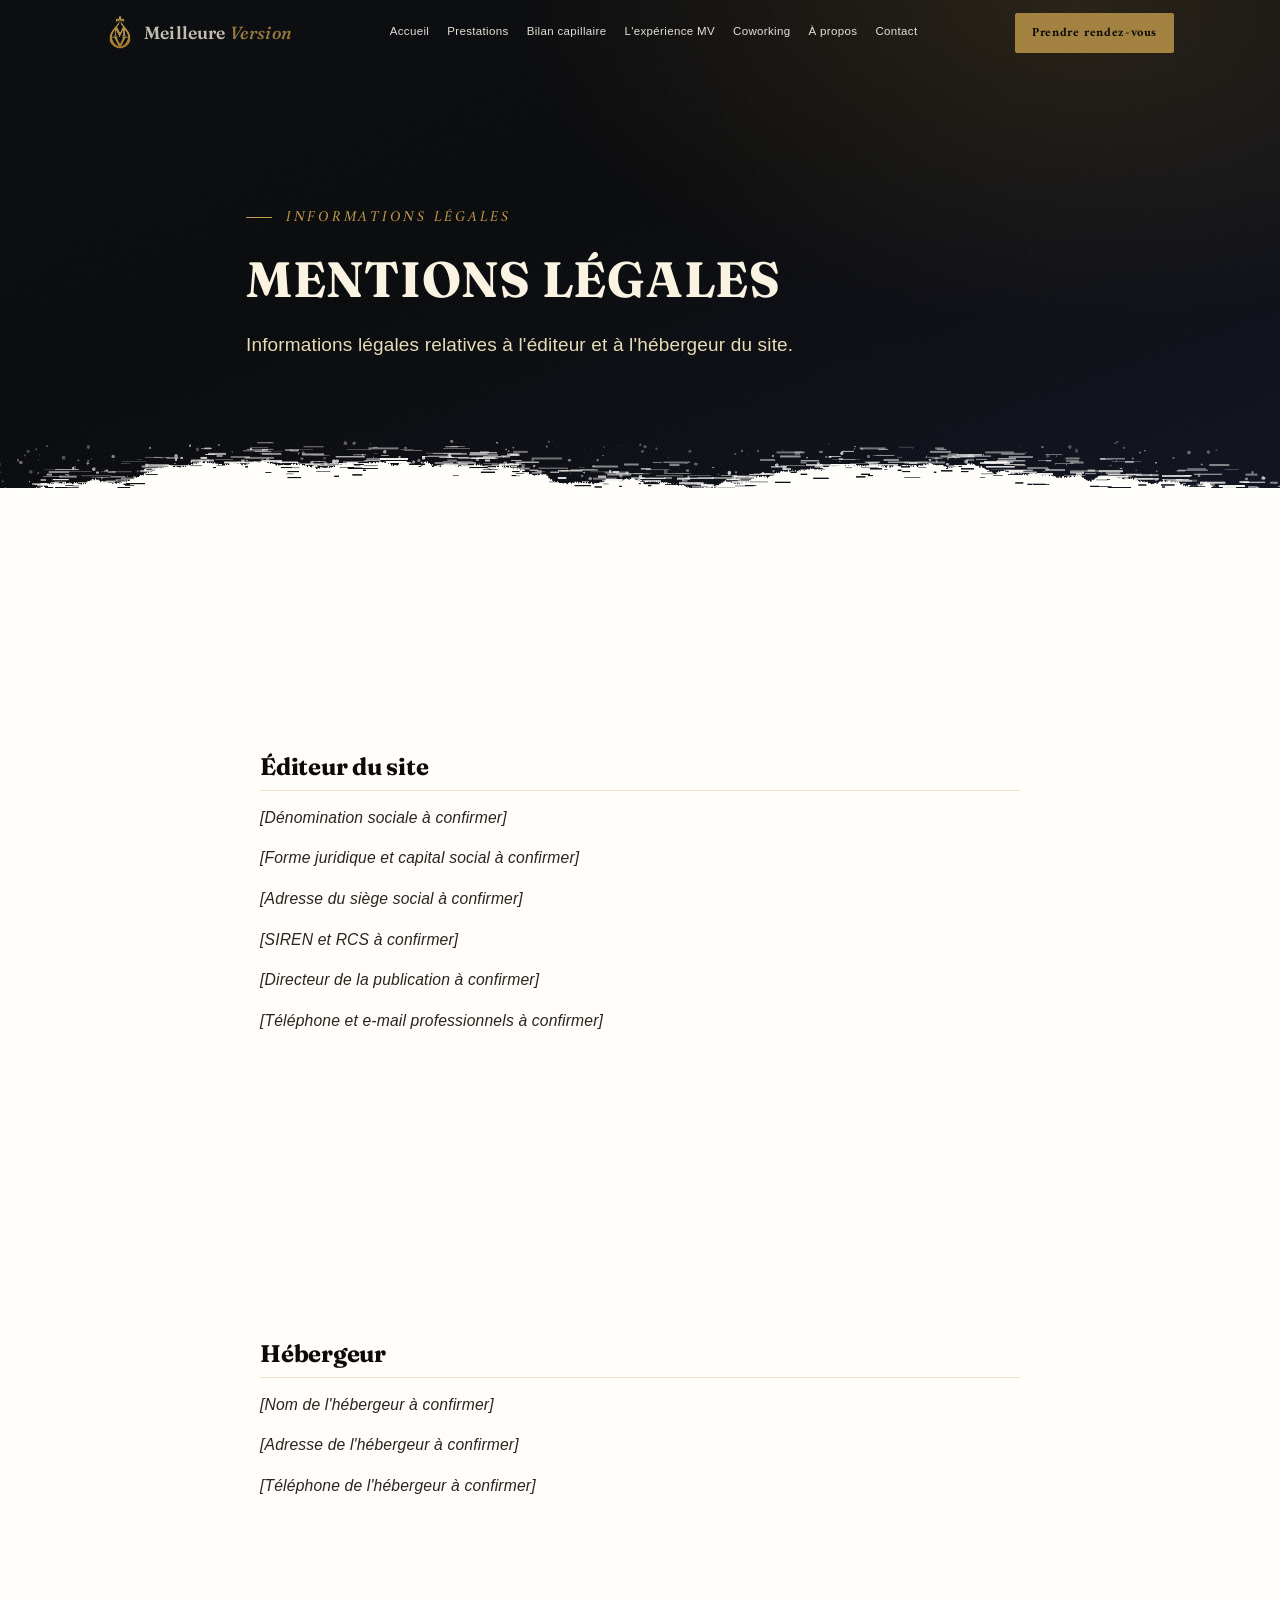
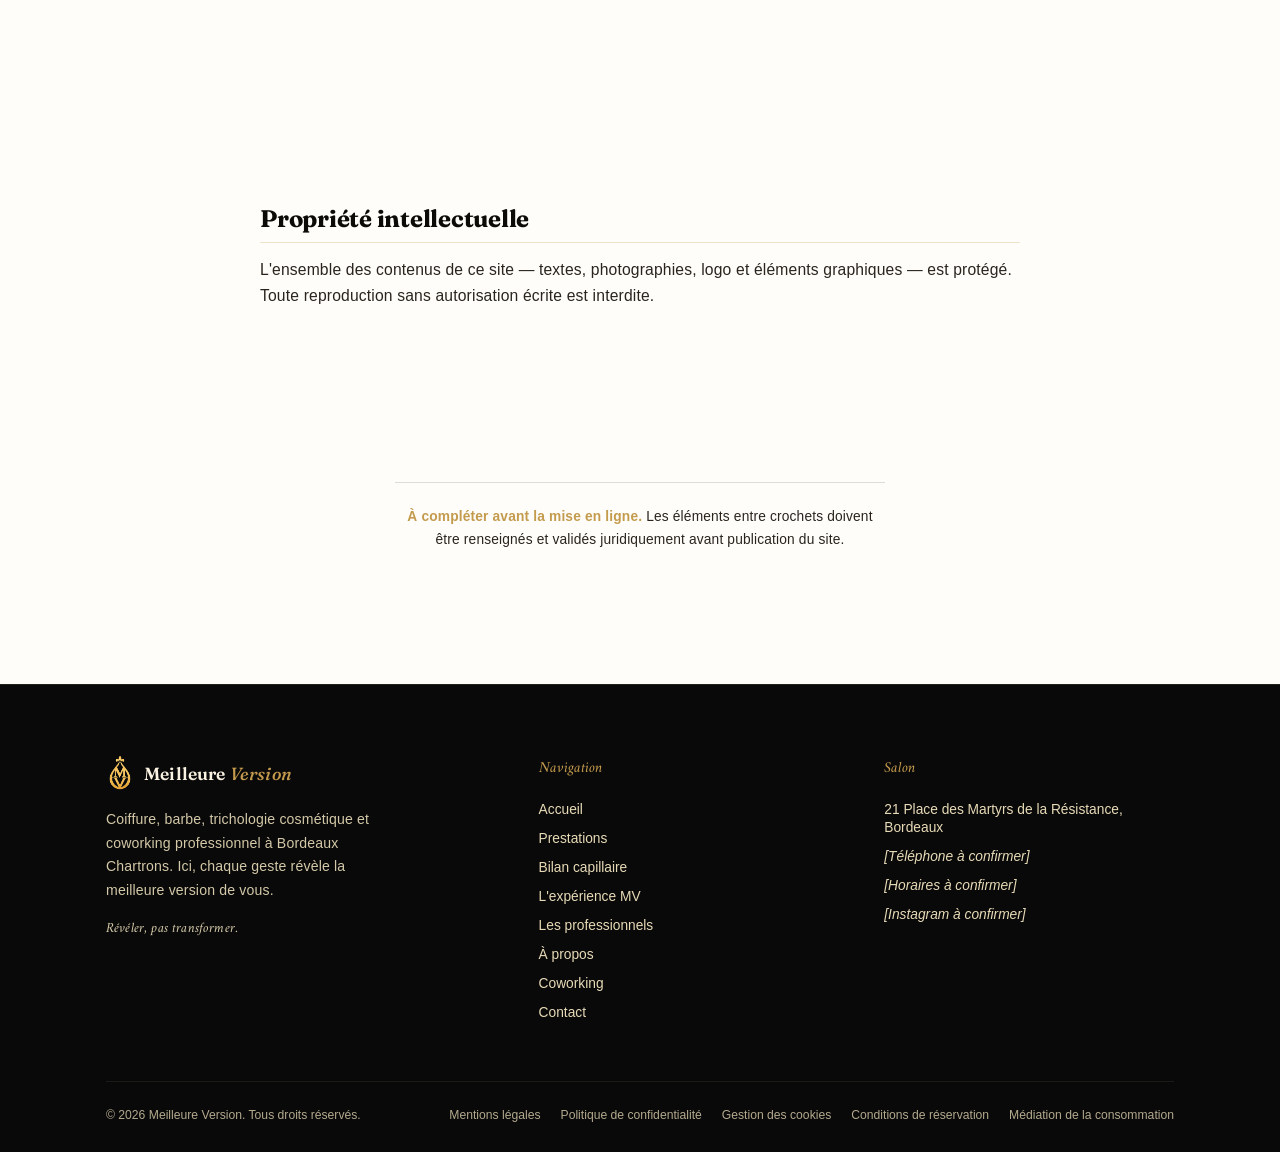
<file: mentions-legales.html>
<!doctype html>
<html lang="fr">
<head>
<meta charset="utf-8">
<meta name="viewport" content="width=device-width, initial-scale=1">
<title>Mentions légales — Meilleure Version</title>
<meta name="description" content="Informations légales relatives à l'éditeur et à l'hébergeur du site.">
<link rel="preconnect" href="https://fonts.googleapis.com">
<link rel="preconnect" href="https://fonts.gstatic.com" crossorigin>
<link href="https://fonts.googleapis.com/css2?family=Amiri:ital,wght@0,400;0,700;1,400;1,700&family=Fraunces:ital,wght@0,300..900;1,300..900&family=Rye&display=swap" rel="stylesheet">
<link rel="stylesheet" href="assets/style.css">
</head>
<body>
<header id="siteHeader" class="on-hero">
  <div class="container">
    <a href="index.html" class="brand">
      <img src="assets/emblem.png" alt="Emblème Meilleure Version">
      <span class="brand-word"><b>Meilleure</b> <i>Version</i></span>
    </a>
    <nav class="mainnav">
      <a href="index.html">Accueil</a>
      <a href="prestations.html">Prestations</a>
      <a href="bilan.html">Bilan capillaire</a>
      <a href="experience.html">L'expérience MV</a>
      <a href="coworking.html">Coworking</a>
      <a href="a-propos.html">À propos</a>
      <a href="contact.html">Contact</a>
    </nav>
    <div class="header-cta">
      <a href="#reserver" data-booking class="btn btn-gold">
        <span class="lbl-full">Prendre rendez-vous</span>
        <span class="lbl-short">Réserver</span>
      </a>
    </div>
  </div>
</header>


<section class="page-hero">
  <div class="container">
    <div class="eyebrow">Informations légales</div>
    <h1>Mentions légales</h1>
    <p class="lede">Informations légales relatives à l'éditeur et à l'hébergeur du site.</p>
    
  </div>
</section>
<div class="edge" style="--edge-fill:#fefdfa" aria-hidden="true"></div>
<section class="sec-light">
  <div class="container">
    <div class="legal-wrap">
      
      <section class="legal-block">
        <h2>Éditeur du site</h2>
        <p class="placeholder-val">[Dénomination sociale à confirmer]</p><p class="placeholder-val">[Forme juridique et capital social à confirmer]</p><p class="placeholder-val">[Adresse du siège social à confirmer]</p><p class="placeholder-val">[SIREN et RCS à confirmer]</p><p class="placeholder-val">[Directeur de la publication à confirmer]</p><p class="placeholder-val">[Téléphone et e-mail professionnels à confirmer]</p>
      </section>
      <section class="legal-block">
        <h2>Hébergeur</h2>
        <p class="placeholder-val">[Nom de l'hébergeur à confirmer]</p><p class="placeholder-val">[Adresse de l'hébergeur à confirmer]</p><p class="placeholder-val">[Téléphone de l'hébergeur à confirmer]</p>
      </section>
      <section class="legal-block">
        <h2>Propriété intellectuelle</h2>
        <p>L'ensemble des contenus de ce site — textes, photographies, logo et éléments graphiques — est protégé. Toute reproduction sans autorisation écrite est interdite.</p>
      </section>
      <p class="reviews-note" style="color:var(--ink-soft);border-color:rgba(28,23,18,.14);"><strong>À compléter avant la mise en ligne.</strong> Les éléments entre crochets doivent être renseignés et validés juridiquement avant publication du site.</p>
    </div>
  </div>
</section>
<footer>
  <div class="container">
    <div class="foot-grid">
      <div class="foot-brand">
        <a href="index.html" class="brand">
          <img src="assets/emblem.png" alt="Emblème Meilleure Version">
          <span class="brand-word"><b>Meilleure</b> <i>Version</i></span>
        </a>
        <p>Coiffure, barbe, trichologie cosmétique et coworking professionnel à Bordeaux Chartrons. Ici, chaque geste révèle la meilleure version de vous.</p>
        <p class="foot-signature">Révéler, pas transformer.</p>
      </div>
      <div class="foot-col">
        <h4>Navigation</h4>
        <ul>
          <li><a href="index.html">Accueil</a></li>
          <li><a href="prestations.html">Prestations</a></li>
          <li><a href="bilan.html">Bilan capillaire</a></li>
          <li><a href="experience.html">L'expérience MV</a></li>
          <li><a href="professionnels.html">Les professionnels</a></li>
          <li><a href="a-propos.html">À propos</a></li>
          <li><a href="coworking.html">Coworking</a></li>
          <li><a href="contact.html">Contact</a></li>
        </ul>
      </div>
      <div class="foot-col">
        <h4>Salon</h4>
        <ul>
          <li><a href="https://www.google.com/maps/dir/?api=1&amp;destination=21+Place+des+Martyrs+de+la+R%C3%A9sistance%2C+33000+Bordeaux" target="_blank" rel="noopener noreferrer">21 Place des Martyrs de la Résistance, Bordeaux</a></li>
          <li><a href="contact.html" class="placeholder-val">[Téléphone à confirmer]</a></li>
          <li><a href="contact.html" class="placeholder-val">[Horaires à confirmer]</a></li>
          <li><a href="contact.html" class="placeholder-val">[Instagram à confirmer]</a></li>
        </ul>
      </div>
    </div>
    <div class="foot-bottom">
      <span>© 2026 Meilleure Version. Tous droits réservés.</span>
      <ul class="foot-legal">
        <li><a href="mentions-legales.html">Mentions légales</a></li>
        <li><a href="confidentialite.html">Politique de confidentialité</a></li>
        <li><a href="cookies.html">Gestion des cookies</a></li>
        <li><a href="conditions-reservation.html">Conditions de réservation</a></li>
        <li><a href="mediation.html">Médiation de la consommation</a></li>
      </ul>
    </div>
  </div>
</footer>
<script>
/* Header turns solid as soon as the visitor leaves the top of the page.
   The home page overrides this from its own hero script. */
(function () {
  var header = document.getElementById('siteHeader');
  if (!header || document.getElementById('heroVid')) return;
  var onScroll = function () {
    header.classList.toggle('solid', window.scrollY > 30);
    header.classList.toggle('on-hero', window.scrollY <= 30);
  };
  document.addEventListener('scroll', onScroll, { passive: true });
  onScroll();
})();
</script>
<script src="assets/reveal.js" defer></script>

<script src="assets/nav.js" defer></script>
<script src="assets/booking.js" defer></script>
</body>
</html>
</file>
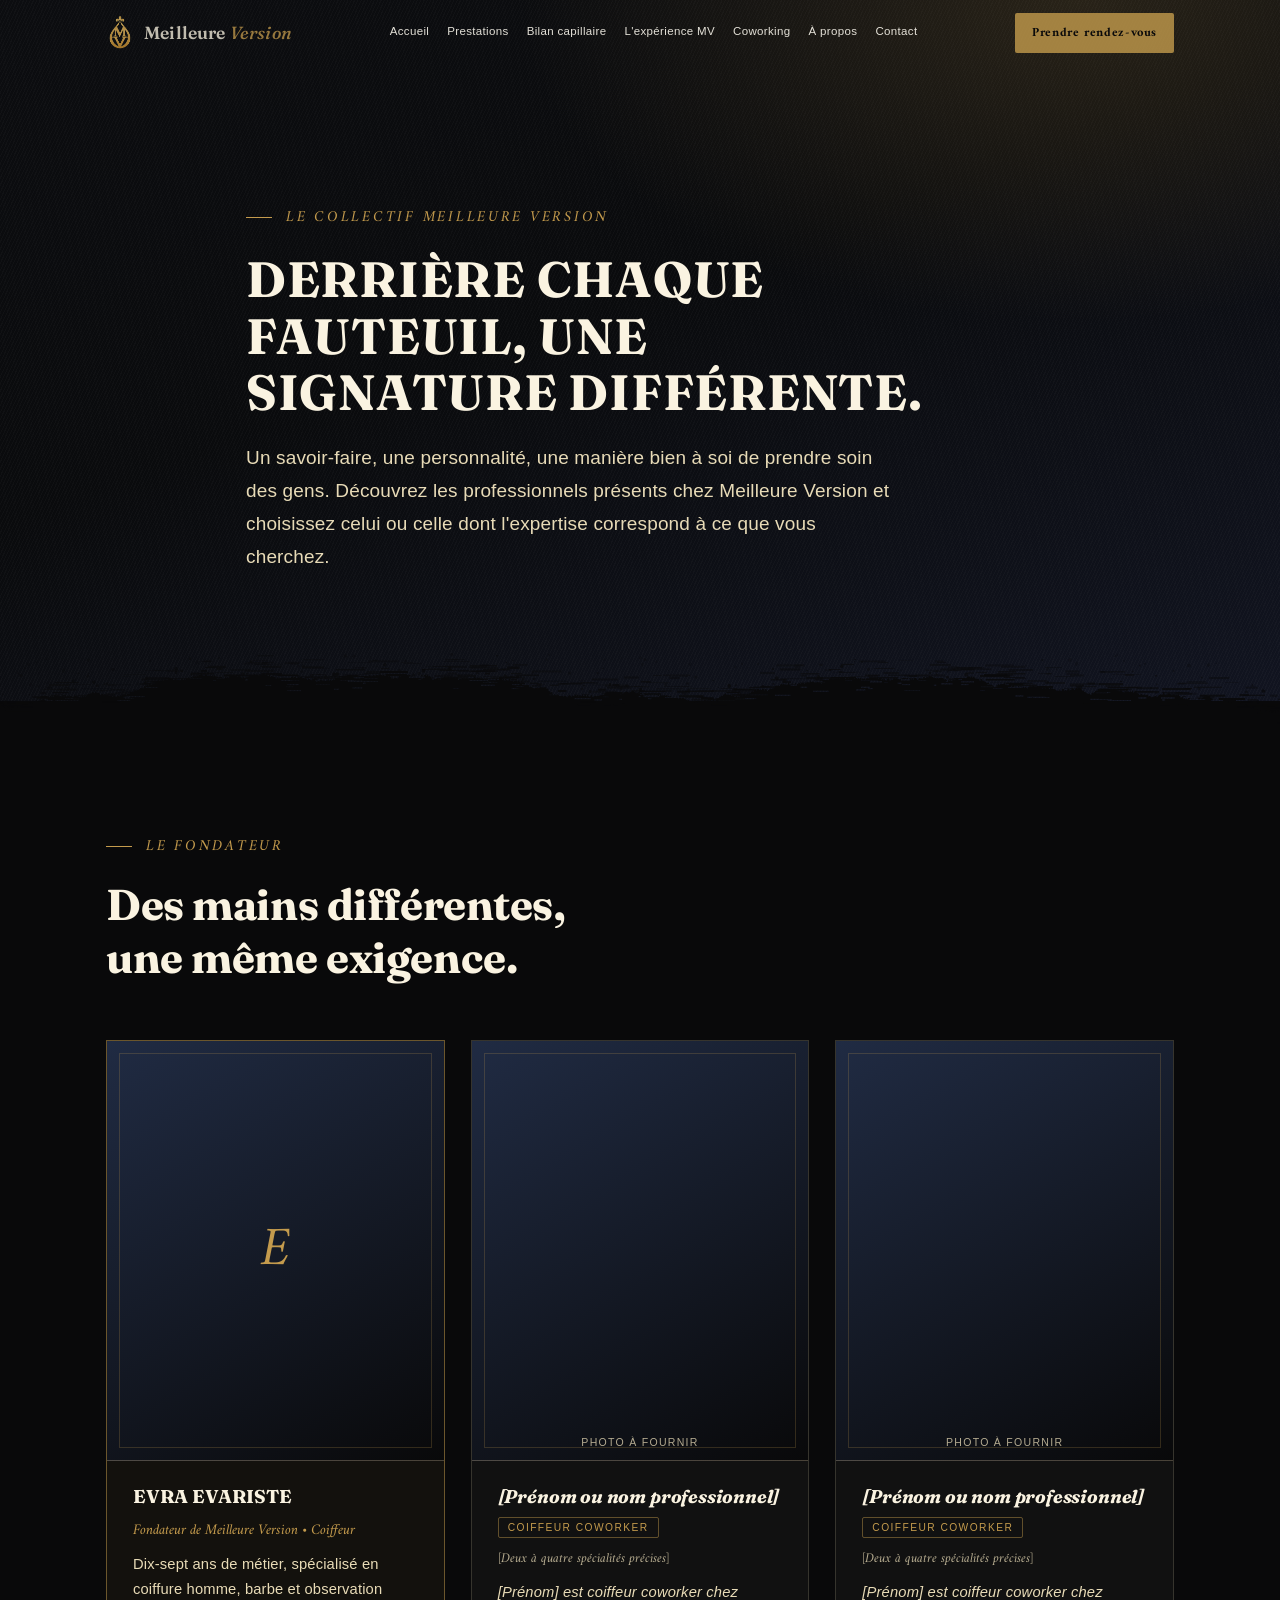
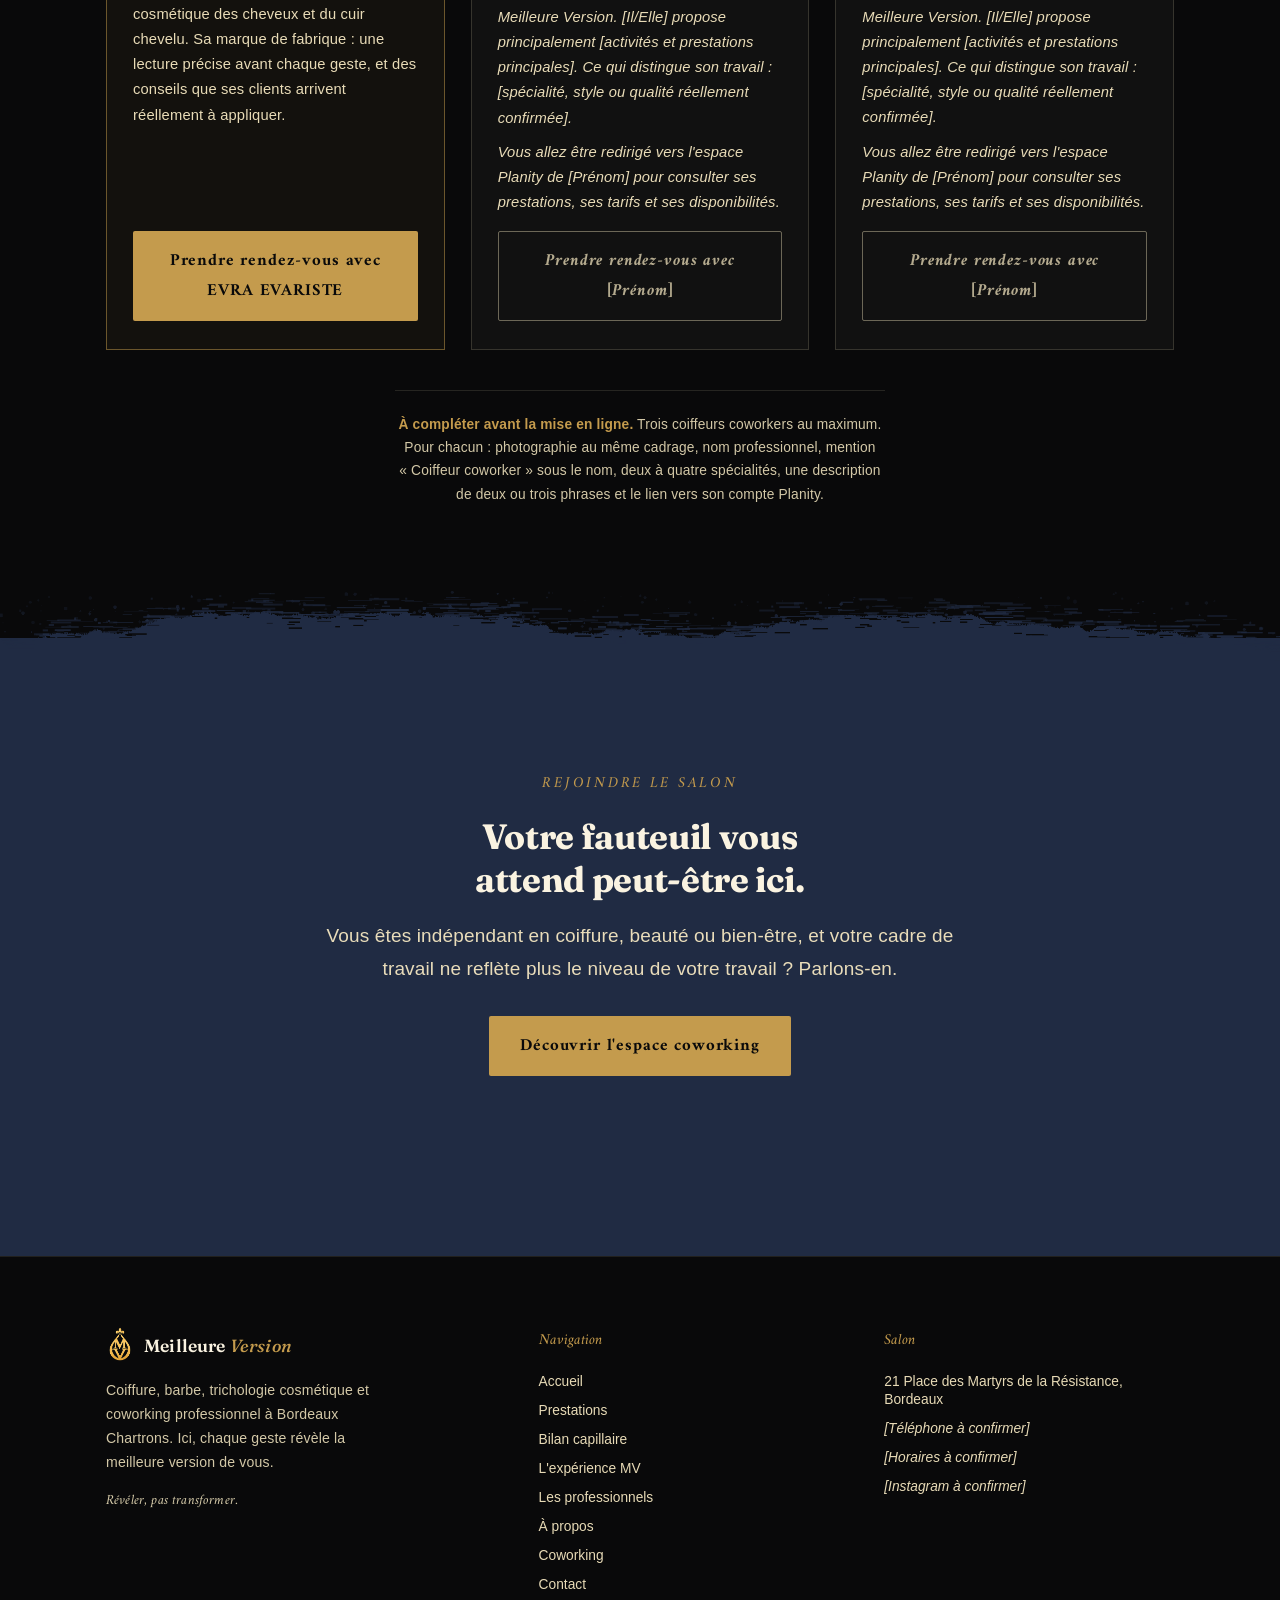
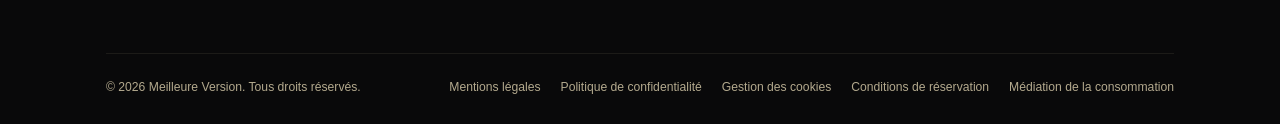
<file: professionnels.html>
<!doctype html>
<html lang="fr">
<head>
<meta charset="utf-8">
<meta name="viewport" content="width=device-width, initial-scale=1">
<title>Les coiffeurs et professionnels de Meilleure Version — Bordeaux Chartrons</title>
<meta name="description" content="Découvrez EVRA EVARISTE et les professionnels du salon Meilleure Version à Bordeaux Chartrons : leurs spécialités en coiffure, barbe et soins.">
<meta property="og:type" content="website">
<meta property="og:locale" content="fr_FR">
<meta property="og:site_name" content="Meilleure Version">
<meta property="og:title" content="Les coiffeurs et professionnels de Meilleure Version — Bordeaux Chartrons">
<meta property="og:description" content="Découvrez EVRA EVARISTE et les professionnels du salon Meilleure Version à Bordeaux Chartrons : leurs spécialités en coiffure, barbe et soins.">
<link rel="preconnect" href="https://fonts.googleapis.com">
<link rel="preconnect" href="https://fonts.gstatic.com" crossorigin>
<link href="https://fonts.googleapis.com/css2?family=Amiri:ital,wght@0,400;0,700;1,400;1,700&family=Fraunces:ital,wght@0,300..900;1,300..900&family=Rye&display=swap" rel="stylesheet">
<link rel="stylesheet" href="assets/style.css">
</head>
<body>
<header id="siteHeader" class="on-hero">
  <div class="container">
    <a href="index.html" class="brand">
      <img src="assets/emblem.png" alt="Emblème Meilleure Version">
      <span class="brand-word"><b>Meilleure</b> <i>Version</i></span>
    </a>
    <nav class="mainnav">
      <a href="index.html">Accueil</a>
      <a href="prestations.html">Prestations</a>
      <a href="bilan.html">Bilan capillaire</a>
      <a href="experience.html">L'expérience MV</a>
      <a href="coworking.html">Coworking</a>
      <a href="a-propos.html">À propos</a>
      <a href="contact.html">Contact</a>
    </nav>
    <div class="header-cta">
      <a href="#reserver" data-booking class="btn btn-gold">
        <span class="lbl-full">Prendre rendez-vous</span>
        <span class="lbl-short">Réserver</span>
      </a>
    </div>
  </div>
</header>


<section class="page-hero">
  <div class="container">
    <div class="eyebrow">Le collectif Meilleure Version</div>
    <h1>Derrière chaque fauteuil, une signature différente.</h1>
    <p class="lede">Un savoir-faire, une personnalité, une manière bien à soi de prendre soin des gens. Découvrez les professionnels présents chez Meilleure Version et choisissez celui ou celle dont l'expertise correspond à ce que vous cherchez.</p>
    
  </div>
</section>
<div class="edge" style="--edge-fill:#09090A" aria-hidden="true"></div>
<section class="sec-dark">
  <div class="container">
    <div class="sec-head">
      <div class="eyebrow">Le fondateur</div>
      <h2>Des mains différentes, une même exigence.</h2>
    </div>
    <div class="pro-grid">
      <article class="pro-card is-founder">
        <div class="pro-portrait"><span class="mono">E</span></div>
        <div class="pro-body">
          <h3>EVRA EVARISTE</h3>
          <span class="pro-role">Fondateur de Meilleure Version • Coiffeur</span>
          <p>Dix-sept ans de métier, spécialisé en coiffure homme, barbe et observation cosmétique des cheveux et du cuir chevelu. Sa marque de fabrique&nbsp;: une lecture précise avant chaque geste, et des conseils que ses clients arrivent réellement à appliquer.</p>
        </div>
        <a href="#reserver" data-booking class="btn btn-gold">Prendre rendez-vous avec EVRA EVARISTE</a>
      </article>

      <article class="pro-card">
        <div class="pro-portrait"><span class="ph">Photo à fournir</span></div>
        <div class="pro-body">
          <h3 class="placeholder-val">[Prénom ou nom professionnel]</h3>
          <span class="pro-badge">Coiffeur coworker</span>
          <span class="pro-specs placeholder-val">[Deux à quatre spécialités précises]</span>
          <p class="placeholder-val">[Prénom] est coiffeur coworker chez Meilleure Version. [Il/Elle] propose principalement [activités et prestations principales]. Ce qui distingue son travail&nbsp;: [spécialité, style ou qualité réellement confirmée].</p>
          <p class="pro-redirect placeholder-val">Vous allez être redirigé vers l'espace Planity de [Prénom] pour consulter ses prestations, ses tarifs et ses disponibilités.</p>
        </div>
        <a href="#reserver" data-booking class="btn btn-ghost-dark placeholder-val">Prendre rendez-vous avec [Prénom]</a>
      </article>

      <article class="pro-card">
        <div class="pro-portrait"><span class="ph">Photo à fournir</span></div>
        <div class="pro-body">
          <h3 class="placeholder-val">[Prénom ou nom professionnel]</h3>
          <span class="pro-badge">Coiffeur coworker</span>
          <span class="pro-specs placeholder-val">[Deux à quatre spécialités précises]</span>
          <p class="placeholder-val">[Prénom] est coiffeur coworker chez Meilleure Version. [Il/Elle] propose principalement [activités et prestations principales]. Ce qui distingue son travail&nbsp;: [spécialité, style ou qualité réellement confirmée].</p>
          <p class="pro-redirect placeholder-val">Vous allez être redirigé vers l'espace Planity de [Prénom] pour consulter ses prestations, ses tarifs et ses disponibilités.</p>
        </div>
        <a href="#reserver" data-booking class="btn btn-ghost-dark placeholder-val">Prendre rendez-vous avec [Prénom]</a>
      </article>
    </div>
    <p class="reviews-note"><strong>À compléter avant la mise en ligne.</strong> Trois coiffeurs coworkers au maximum. Pour chacun&nbsp;: photographie au même cadrage, nom professionnel, mention «&nbsp;Coiffeur coworker&nbsp;» sous le nom, deux à quatre spécialités, une description de deux ou trois phrases et le lien vers son compte Planity.</p>
  </div>
</section>
<div class="edge" style="--edge-fill:#202B43" aria-hidden="true"></div>
<section class="sec-navy">
  <div class="container">
    <div class="reviews-head">
      <div class="eyebrow">Rejoindre le salon</div>
      <h2>Votre fauteuil vous attend peut-être ici.</h2>
      <p class="lede" style="color:rgba(245,232,193,.94);margin:18px auto 0;">Vous êtes indépendant en coiffure, beauté ou bien-être, et votre cadre de travail ne reflète plus le niveau de votre travail&nbsp;? Parlons-en.</p>
      <div class="hero-cta" style="justify-content:center;margin-top:30px;">
        <a href="coworking.html" class="btn btn-gold">Découvrir l'espace coworking</a>
      </div>
    </div>
  </div>
</section>
<footer>
  <div class="container">
    <div class="foot-grid">
      <div class="foot-brand">
        <a href="index.html" class="brand">
          <img src="assets/emblem.png" alt="Emblème Meilleure Version">
          <span class="brand-word"><b>Meilleure</b> <i>Version</i></span>
        </a>
        <p>Coiffure, barbe, trichologie cosmétique et coworking professionnel à Bordeaux Chartrons. Ici, chaque geste révèle la meilleure version de vous.</p>
        <p class="foot-signature">Révéler, pas transformer.</p>
      </div>
      <div class="foot-col">
        <h4>Navigation</h4>
        <ul>
          <li><a href="index.html">Accueil</a></li>
          <li><a href="prestations.html">Prestations</a></li>
          <li><a href="bilan.html">Bilan capillaire</a></li>
          <li><a href="experience.html">L'expérience MV</a></li>
          <li><a href="professionnels.html">Les professionnels</a></li>
          <li><a href="a-propos.html">À propos</a></li>
          <li><a href="coworking.html">Coworking</a></li>
          <li><a href="contact.html">Contact</a></li>
        </ul>
      </div>
      <div class="foot-col">
        <h4>Salon</h4>
        <ul>
          <li><a href="https://www.google.com/maps/dir/?api=1&amp;destination=21+Place+des+Martyrs+de+la+R%C3%A9sistance%2C+33000+Bordeaux" target="_blank" rel="noopener noreferrer">21 Place des Martyrs de la Résistance, Bordeaux</a></li>
          <li><a href="contact.html" class="placeholder-val">[Téléphone à confirmer]</a></li>
          <li><a href="contact.html" class="placeholder-val">[Horaires à confirmer]</a></li>
          <li><a href="contact.html" class="placeholder-val">[Instagram à confirmer]</a></li>
        </ul>
      </div>
    </div>
    <div class="foot-bottom">
      <span>© 2026 Meilleure Version. Tous droits réservés.</span>
      <ul class="foot-legal">
        <li><a href="mentions-legales.html">Mentions légales</a></li>
        <li><a href="confidentialite.html">Politique de confidentialité</a></li>
        <li><a href="cookies.html">Gestion des cookies</a></li>
        <li><a href="conditions-reservation.html">Conditions de réservation</a></li>
        <li><a href="mediation.html">Médiation de la consommation</a></li>
      </ul>
    </div>
  </div>
</footer>
<script>
/* Header turns solid as soon as the visitor leaves the top of the page.
   The home page overrides this from its own hero script. */
(function () {
  var header = document.getElementById('siteHeader');
  if (!header || document.getElementById('heroVid')) return;
  var onScroll = function () {
    header.classList.toggle('solid', window.scrollY > 30);
    header.classList.toggle('on-hero', window.scrollY <= 30);
  };
  document.addEventListener('scroll', onScroll, { passive: true });
  onScroll();
})();
</script>
<script src="assets/reveal.js" defer></script>

<script src="assets/nav.js" defer></script>
<script src="assets/booking.js" defer></script>
</body>
</html>
</file>
<file: assets/style.css>
:root{
    --noir:#09090A;
    --navy:#141d30;
    --navy-2:#202B43;
    --gold:#c49b4d;
    --gold-hi:#e2c383;
    --bordeaux:#7a2624;
    --bordeaux-deep:#611d1b;
    --ivoire:#f5e8c1;
    --ivoire-soft:#faf3e1;
    --paper:#fefdfa;   /* light sections: almost white */
    --ink:#0d0b08;
    --ink-soft:#2a241d;
    --hair:rgba(196,155,77,0.28);
    --shadow: 0 30px 60px -25px rgba(0,0,0,.55);
    --photoL:url("barber_left.jpg");
  }
  *{box-sizing:border-box;}
  html{scroll-behavior:smooth;}
  body{
    margin:0;
    background:var(--noir);
    color:var(--ivoire-soft);
    font-family:-apple-system, BlinkMacSystemFont, "Segoe UI", Roboto, Oxygen, Ubuntu, Cantarell, "Open Sans", "Helvetica Neue", sans-serif;
    -webkit-font-smoothing:antialiased;
    overflow-x:hidden;
  }
  img{max-width:100%;display:block;}
  a{color:inherit;}
  .container{
    width:100%;
    max-width:1180px;
    margin:0 auto;
    padding:0 clamp(20px,5vw,56px);
  }
  .eyebrow{
    font-family:'Amiri', serif;
    font-style:italic;
    font-size:.95rem;
    letter-spacing:.18em;
    text-transform:uppercase;
    color:var(--gold);
    display:flex;
    align-items:center;
    gap:14px;
    font-weight:400;
  }
  .eyebrow::before{
    content:"";
    width:26px;height:1px;
    background:var(--gold);
    display:inline-block;
    flex:none;
  }
  h1,h2,h3{
    font-family:'Fraunces', serif;
    font-weight:700;
    letter-spacing:-0.01em;
    text-wrap:balance;
    margin:0;
  }
  .accent-italic{
    font-style:italic;
    font-weight:500;
    color:var(--bordeaux);
  }
  :root:has(body.on-dark) .accent-italic{ color:var(--gold-hi); }
  p{line-height:1.7;font-size:1.1875rem;letter-spacing:.16px;}
  .lede{
    max-width:60ch;
    font-size:1.1875rem;
    color:var(--ink-soft);
    line-height:1.75;
  }
  .on-dark .lede{color:rgba(245,232,193,.94);}
  .btn{
    display:inline-flex;
    align-items:center;
    gap:10px;
    font-family:'Amiri',serif;
    font-weight:700;
    font-size:1.05rem;
    letter-spacing:.05em;
    padding:14px 30px;
    border-radius:2px;
    text-decoration:none;
    /* Labels like "Réserver mon bilan capillaire — 30 min • 30 €, déductible"
       must wrap rather than push the page wider than the phone screen. */
    white-space:normal;
    text-align:center;
    max-width:100%;
    cursor:pointer;
    border:1px solid transparent;
    transition:transform .25s ease, background .25s ease, color .25s ease, border-color .25s ease;
  }
  .btn:hover{transform:translateY(-2px);}
  .btn-gold{background:var(--gold);color:var(--noir);}
  .btn-gold:hover{background:var(--gold-hi);}
  .btn-ghost-dark{border-color:rgba(245,232,193,.4);color:var(--ivoire-soft);}
  .btn-ghost-dark:hover{border-color:var(--gold);color:var(--gold-hi);}
  .btn-ghost-light{border-color:rgba(28,23,18,.35);color:var(--ink);}
  .btn-ghost-light:hover{border-color:var(--bordeaux);color:var(--bordeaux);}

  /* ---------- header ---------- */
  header{
    position:fixed;top:0;left:0;right:0;z-index:100;
    padding:13px 0;
    transition:background .35s ease, padding .35s ease, box-shadow .35s ease;
  }
  header .brand img,header .brand-word,header nav.mainnav a,header .header-cta .btn-gold{
    transition:opacity .35s ease, color .35s ease, background .35s ease;
  }
  /* Over the hero the bar stays see-through so the footage — including the
     subject's head, which sits right behind it — reads through. It only turns
     solid once the visitor leaves the hero. */
  header.on-hero{
    background:transparent;
    box-shadow:none;
    backdrop-filter:none;
  }
  header.on-hero .brand img{opacity:.7;}
  header.on-hero .brand-word{opacity:.76;}
  header.on-hero nav.mainnav a{color:rgba(250,246,236,.9);}
  header.on-hero .header-cta .btn-gold{background:rgba(196,155,77,.8);}
  header.solid{
    background:rgba(9,9,10,.92);
    backdrop-filter:blur(10px);
    padding:9px 0;
    box-shadow:0 12px 30px -20px rgba(0,0,0,.8);
  }
  header .container{display:flex;align-items:center;justify-content:space-between;gap:24px;}
  .brand{display:flex;align-items:center;gap:10px;text-decoration:none;}
  .brand img{width:28px;height:auto;}
  .brand-word{font-family:'Fraunces',serif;font-size:1.1rem;letter-spacing:.01em;color:var(--ivoire-soft);}
  .brand-word b{font-weight:600;}
  .brand-word i{font-style:italic;color:var(--gold);font-weight:500;}
  nav.mainnav{display:flex;gap:18px;}
  nav.mainnav a{
    font-size:.72rem;
    white-space:nowrap;
    letter-spacing:.03em;
    text-decoration:none;
    color:rgba(245,232,193,.94);
    position:relative;
    padding-bottom:4px;
  }
  nav.mainnav a::after{
    content:"";position:absolute;left:0;right:0;bottom:0;height:1px;background:var(--gold);
    transform:scaleX(0);transform-origin:left;transition:transform .3s ease;
  }
  nav.mainnav a:hover::after{transform:scaleX(1);}
  .header-cta{display:flex;align-items:center;}
  .header-cta .btn{padding:8px 16px;font-size:.78rem;}
  /* the content guide specifies a short "Réserver" label for mobile */
  .lbl-short{display:none;}
  @media (max-width:700px){
    .lbl-full{display:none;}
    .lbl-short{display:inline;}
    .header-cta .btn{padding:7px 14px;font-size:.76rem;}
    .brand img{width:24px;}
    .brand-word{font-size:.95rem;}
  }
  /* ---------- burger + full-screen menu (phones & tablets) ----------
     assets/nav.js adds the button and builds the panel from the nav links */
  .navtoggle{
    display:none;
    position:relative;z-index:2;
    width:42px;height:42px;flex:none;
    margin-left:4px;padding:0;
    background:transparent;border:1px solid rgba(245,232,193,.28);border-radius:2px;
    cursor:pointer;
  }
  .navtoggle span{
    position:absolute;left:11px;right:11px;height:1.5px;
    background:var(--ivoire-soft);
    transition:transform .35s ease, opacity .25s ease, top .35s ease;
  }
  .navtoggle span:nth-child(1){top:14px;}
  .navtoggle span:nth-child(2){top:20px;}
  .navtoggle span:nth-child(3){top:26px;}
  body.menu-open .navtoggle span:nth-child(1){top:20px;transform:rotate(45deg);}
  body.menu-open .navtoggle span:nth-child(2){opacity:0;}
  body.menu-open .navtoggle span:nth-child(3){top:20px;transform:rotate(-45deg);}
  body.menu-open .navtoggle{border-color:rgba(196,155,77,.6);}

  .mobile-menu{
    position:fixed;inset:0;z-index:99;
    display:flex;flex-direction:column;justify-content:space-between;
    padding:96px clamp(24px,7vw,56px) 36px;
    background:
      radial-gradient(ellipse 80% 50% at 100% 0%, rgba(196,155,77,.14), transparent 60%),
      linear-gradient(170deg,#0c0d10 0%,#09090A 55%,#141b2d 100%);
    overflow-y:auto;
    opacity:0;visibility:hidden;
    transition:opacity .35s ease, visibility 0s linear .35s;
  }
  body.menu-open .mobile-menu{opacity:1;visibility:visible;transition:opacity .35s ease;}
  body.menu-open{overflow:hidden;}
  /* keep the bar readable above the open panel */
  body.menu-open header{background:rgba(9,9,10,.96);backdrop-filter:none;box-shadow:none;}
  body.menu-open header .brand img,body.menu-open header .brand-word{opacity:1;}
  body.menu-open header .header-cta .btn-gold{background:var(--gold);}

  .mobile-menu-links{display:flex;flex-direction:column;}
  .mobile-menu-links a{
    display:flex;align-items:baseline;justify-content:space-between;
    padding:15px 0;
    border-bottom:1px solid rgba(245,232,193,.12);
    font-family:'Fraunces',serif;font-size:clamp(1.35rem,5.4vw,1.8rem);
    color:var(--ivoire-soft);text-decoration:none;
    opacity:0;transform:translateY(12px);
    transition:opacity .4s ease, transform .4s ease, color .2s ease;
  }
  .mobile-menu-links a::after{
    content:"→";font-family:'Amiri',serif;font-size:1.1rem;color:var(--gold);opacity:.55;
  }
  .mobile-menu-links a[aria-current="page"]{color:var(--gold-hi);}
  .mobile-menu-links a[aria-current="page"]::after{opacity:1;}
  .mobile-menu-links a:hover,.mobile-menu-links a:focus-visible{color:var(--gold-hi);}
  body.menu-open .mobile-menu-links a{
    opacity:1;transform:none;
    transition-delay:calc(60ms + var(--i) * 45ms);
  }
  .mobile-menu-foot{margin-top:34px;}
  .mobile-menu-foot .btn{display:flex;justify-content:center;width:100%;}
  .mobile-menu-foot p{
    margin-top:18px;text-align:center;
    font-family:'Amiri',serif;font-style:italic;font-size:.98rem;line-height:1.5;
    color:rgba(245,232,193,.86);
  }
  @media (max-width:1150px){
    .navtoggle{display:block;}
    .header-cta{margin-left:auto;}
    header .container{gap:12px;}
  }
  @media (min-width:1151px){ .mobile-menu{display:none;} }

  /* ---------- hero with scroll-scrubbed video ----------
     .hero is a tall track; .hero-stage pins to the viewport while the page
     scrolls through it, and the scroll position drives the video's
     currentTime (see the script at the end of the page). */
  .hero{
    position:relative;
    height:200vh;
    padding:0;
    background:var(--noir);
  }
  .hero-stage{
    position:sticky;
    top:0;
    height:100vh;
    overflow:hidden;
    display:flex;
    align-items:center;
    background:var(--noir);
  }
  .hero-video{
    position:absolute;inset:0;
    width:100%;height:100%;
    object-fit:cover;
    transform:translateZ(0);
    will-change:transform;
    pointer-events:none;
  }
  /* keeps the type legible over any frame, and keeps the brand palette on top
     of the footage rather than letting raw video set the mood */
  .hero-scrim{
    position:absolute;inset:0;
    pointer-events:none;
    background:
      linear-gradient(100deg, rgba(9,9,10,.62) 0%, rgba(9,9,10,.42) 38%, rgba(9,9,10,.1) 70%, rgba(9,9,10,.22) 100%),
      radial-gradient(ellipse 900px 600px at 82% 8%, rgba(196,155,77,.12), transparent 60%),
      radial-gradient(ellipse 700px 500px at 8% 100%, rgba(32,43,67,.45), transparent 62%),
      repeating-linear-gradient(115deg, rgba(255,255,255,.018) 0px, rgba(255,255,255,.018) 1px, transparent 1px, transparent 3px);
  }
  /* lighter veil: the copy over the film carries its own soft shadow */
  .hero-inner h1,.hero-inner .lede,.hero-inner .eyebrow,.hero-inner .trust-line,
  .hero-msg{text-shadow:0 2px 14px rgba(0,0,0,.6),0 1px 3px rgba(0,0,0,.5);}
  /* offset the fixed bar so the closing block never sits underneath it */
  .hero .container{position:relative;z-index:3;padding-top:76px;}
  .hero-cue{
    position:absolute;
    left:50%;bottom:34px;
    transform:translateX(-50%);
    z-index:4;
    display:flex;flex-direction:column;align-items:center;gap:8px;
    color:rgba(245,232,193,.86);
    font-family:'Amiri',serif;font-style:italic;font-size:.8rem;
    letter-spacing:.1em;
    animation:cueFloat 2.4s ease-in-out infinite;
  }
  @keyframes cueFloat{
    0%,100%{transform:translate(-50%,0);}
    50%{transform:translate(-50%,7px);}
  }
  /* The ad-style statements sit in the lower-left corner — set in the italic
     serif, lowercase — so the subject's face stays clear of the type.
     The track shares the page gutter so they line up with the rest of the site. */
  .hero-seq{
    position:absolute;
    top:0;bottom:0;left:50%;
    transform:translateX(-50%);
    width:100%;max-width:1180px;
    pointer-events:none;
    z-index:3;
  }
  .hero-msg{
    position:absolute;
    left:clamp(20px,5vw,56px);
    bottom:clamp(104px,15vh,164px);
    margin:0;
    max-width:18ch;
    text-align:left;
    font-family:'Amiri',serif;
    font-style:italic;
    font-weight:400;
    font-size:clamp(1.45rem,3.1vw,2.5rem);
    line-height:1.26;
    letter-spacing:.01em;
    text-transform:none;
    color:var(--ivoire-soft);
    text-shadow:0 6px 30px rgba(0,0,0,.66);
    opacity:0;
    will-change:opacity,transform;
  }
  .hero-msg em{
    display:block;
    margin-top:.1em;
    font-style:italic;
    color:var(--gold-hi);
  }
  /* the closing statement lands on the opposite corner */
  .hero-msg.at-right{
    left:auto;
    right:clamp(20px,5vw,56px);
    text-align:right;
  }

  /* the closing block: headline, promise and the calls to action */
  .hero-inner{
    max-width:760px;
    opacity:0;
    will-change:opacity,transform;
  }
  .hero h1{
    font-size:clamp(1.75rem,3.5vw,2.85rem);
    line-height:1.16;
    letter-spacing:.015em;
    text-transform:uppercase;
    color:var(--ivoire-soft);
    margin-top:18px;
  }
  .hero h1 em{
    font-style:italic;
    font-weight:500;
    letter-spacing:.005em;
    color:var(--gold-hi);
  }
  .hero .lede{
    margin-top:18px;
    font-size:1.02rem;
    max-width:50ch;
    color:rgba(245,232,193,.94);
  }
  .hero-cta{display:flex;gap:14px;flex-wrap:wrap;margin-top:26px;}
  .hero .hero-cta .btn{padding:7px 14px;font-size:.74rem;letter-spacing:.03em;}
  .hero .eyebrow{font-size:.86rem;}
  .trust-line{
    margin-top:22px;
    display:flex;
    align-items:center;
    gap:14px;
    font-size:.92rem;
    color:rgba(245,232,193,.94);
    font-style:italic;
    font-family:'Amiri',serif;
  }
  .trust-line svg{flex:none;}

  /* ---------- brand intro / pub ----------
     Big brand statement with the signature shaving brush photo overlapping
     the torn edge above it — the object floats up into the hero. */
  .pub{overflow:visible;padding-top:96px;}
  /* stretch, not center: the photo column takes the copy column's height so
     the brush stands exactly as tall as the text beside it */
  .pub-grid{display:grid;grid-template-columns:.82fr 1.18fr;gap:clamp(32px,5vw,72px);align-items:stretch;}
  /* cut-out PNG: no card, no frame — the object stands on the ivory ground.
     drop-shadow (not box-shadow) follows the brush silhouette, not a box. */
  .pub-photo{
    position:relative;z-index:6;min-height:0;
    display:flex;align-items:center;justify-content:center;
  }
  .pub-photo img{
    height:100%;
    width:auto;
    max-width:100%;
    object-fit:contain;
    /* two shadows: a soft contact shadow under the brush, plus a longer
       one cast to the right, as if the light came from the left */
    filter:
      drop-shadow(0 30px 34px rgba(9,9,10,.22))
      drop-shadow(56px 20px 20px rgba(9,9,10,.34));
    /* enlarged a touch beyond the text column's height */
    transform:scale(1.15);
    /* pivot low on the handle, like a hand holding it: the bristles sweep */
    transform-origin:50% 78%;
    cursor:pointer;
  }
  /* hover (or tap, via .brushing) — the brush sweeps left and right,
     as if lathering / tidying up */
  @keyframes brush-sweep{
    0%,100%{transform:scale(1.15) translateX(0) rotate(0);}
    15%{transform:scale(1.15) translateX(-16px) rotate(-7deg);}
    35%{transform:scale(1.15) translateX(16px) rotate(7deg);}
    55%{transform:scale(1.15) translateX(-12px) rotate(-5deg);}
    75%{transform:scale(1.15) translateX(10px) rotate(4deg);}
    90%{transform:scale(1.15) translateX(-3px) rotate(-1deg);}
  }
  .pub-photo:hover img{animation:brush-sweep 1.3s ease-in-out infinite;}
  .pub-photo.brushing img{animation:brush-sweep 1.3s ease-in-out 1;}
  @media (prefers-reduced-motion:reduce){
    .pub-photo:hover img,.pub-photo.brushing img{animation:none;}
  }
  .pub-copy{text-align:center;}
  .pub-copy h2{
    font-size:clamp(2rem,4.4vw,3.4rem);
    line-height:1.1;
    text-transform:uppercase;
    letter-spacing:.02em;
    color:var(--ink);
  }
  .pub-copy h2 em{font-style:italic;font-weight:500;color:var(--bordeaux);}
  .pub-ornament{
    display:flex;align-items:center;justify-content:center;gap:12px;
    margin:26px auto 0;color:var(--gold);
  }
  /* twin ornament above the wordmark, so the title sits framed between them */
  .pub-ornament.top{margin:0 auto 26px;}
  .pub-ornament::before,.pub-ornament::after{
    content:"";width:64px;height:1px;background:var(--gold);
  }
  .pub-copy p{
    margin:26px auto 0;max-width:54ch;
    color:var(--ink-soft);line-height:1.8;
  }
  .cta-line{
    margin-top:30px;
    font-family:'Amiri',serif;
    font-size:1.3rem;
    color:var(--ink);
  }
  .cta-line a{color:var(--bordeaux);text-decoration:none;border-bottom:1px solid rgba(122,38,36,.4);}
  .cta-line a:hover{color:var(--gold);border-color:var(--gold);}

  /* ---------- section shells ----------
     Each section is a flat, full-bleed block with its own ground. Blocks meet
     at a torn, hand-cut edge (see .edge below) rather than a straight line —
     distinct stacked panels, not a continuously blended page. */
  section{position:relative;padding:132px 0;}
  .sec-light{background:var(--paper);color:var(--ink);}
  .sec-dark{background:var(--noir);color:var(--ivoire-soft);}
  .sec-navy{background:var(--navy-2);color:var(--ivoire-soft);}

  /* ---------- torn brush edge divider ----------
     A dry-brush torn band marks every seam between blocks: solid at the
     bottom, ragged streaked boundary at the top, speckle spray above.
     The texture is an alpha mask so it can be tinted with any section color
     via --edge-fill. Normal orientation: the section BELOW tears upward into
     the one above. .flip rotates 180° (like the reference): the section
     ABOVE tears downward. Alternate them so consecutive seams differ. */
  .edge{
    position:relative;
    z-index:5;
    height:clamp(72px,7.4vw,142px);
    margin:calc(-1 * clamp(36px,3.7vw,71px)) 0;
    background-color:var(--edge-fill,#09090A);
    -webkit-mask-image:url("[data-uri]");
    mask-image:url("[data-uri]");
    -webkit-mask-size:cover;
    mask-size:cover;
    -webkit-mask-position:center top;
    mask-position:center top;
    -webkit-mask-repeat:no-repeat;
    mask-repeat:no-repeat;
    pointer-events:none;
  }
  .edge.flip{transform:scale(-1,-1);}
  .sec-head{max-width:640px;margin-bottom:56px;}
  .sec-head h2{font-size:clamp(1.9rem,3.4vw,2.7rem);margin-top:18px;}
  .sec-light .sec-head h2{color:var(--ink);}
  .sec-dark .sec-head h2, .sec-navy .sec-head h2{color:var(--ivoire-soft);}

  /* ---------- three universes ---------- */
  .triptych{display:grid;grid-template-columns:repeat(4,1fr);gap:2px;background:var(--hair);border:1px solid var(--hair);}
  .triptych-card{
    background:var(--paper);
    padding:44px 36px;
    display:flex;flex-direction:column;gap:16px;
  }
  .triptych-card .num{
    font-family:'Amiri',serif;font-style:italic;color:var(--gold);
    font-size:.95rem;
  }
  .triptych-card h3{font-size:1.5rem;color:var(--ink);}
  .triptych-card p{color:var(--ink-soft);font-size:.98rem;}
  .card-link{
    margin-top:auto;
    font-size:.78rem;letter-spacing:.05em;text-transform:uppercase;
    font-weight:700;text-decoration:none;color:var(--bordeaux);
    display:inline-flex;align-items:center;gap:8px;
  }
  .card-link::after{content:"→";transition:transform .25s ease;}
  .card-link:hover::after{transform:translateX(4px);}

  /* ---------- signature (navy quote) ---------- */
  .signature{
    background:
      linear-gradient(180deg, rgba(9,9,10,.86), rgba(9,9,10,.93)),
      var(--photoL);
    background-size:cover;
    background-position:center 30%;
    padding:150px 0;
    text-align:center;
  }
  .signature .container{max-width:840px;}
  .signature .eyebrow{justify-content:center;}
  .signature .eyebrow::before{display:none;}
  /* The signature statement takes the reference's big-quote treatment:
     Amiri italic, generously tracked, sentence case — not the display face */
  .signature h2{
    font-family:'Amiri',serif;
    font-style:italic;
    font-weight:400;
    font-size:clamp(2rem,4.4vw,3.45rem);
    line-height:1.3;
    letter-spacing:.075em;
    text-transform:none;
    margin-top:22px;
    color:var(--ivoire-soft);
  }
  .signature h2 em{color:var(--gold-hi);font-style:italic;}
  .signature p{margin:26px auto 0;max-width:58ch;color:rgba(245,232,193,.94);}
  .signature .btn{margin-top:36px;}

  /* ---------- prestations grid ---------- */
  .p-grid{display:grid;grid-template-columns:repeat(3,1fr);gap:28px;}
  .p-card{
    border:1px solid rgba(28,23,18,.12);
    background:#fff;
    padding:0 0 30px;
    display:flex;flex-direction:column;gap:14px;
    overflow:hidden;
    transition:border-color .25s ease, transform .25s ease, box-shadow .25s ease;
  }
  /* each service leads with its own photograph */
  .p-photo{
    display:block;
    width:100%;
    aspect-ratio:4/3;
    object-fit:cover;
    border-bottom:1px solid rgba(28,23,18,.1);
    transition:transform .5s ease;
  }
  .p-card:hover .p-photo{transform:scale(1.035);}
  .p-card > :not(.p-photo){margin-left:28px;margin-right:28px;}
  .p-card > h3{margin-top:26px;}
  .p-card:hover{border-color:var(--gold);transform:translateY(-4px);box-shadow:var(--shadow);}
  .p-card h3{font-size:1.18rem;color:var(--ink);}
  .p-card p{font-size:.93rem;color:var(--ink-soft);margin:0;}
  .p-price{font-family:'Amiri',serif;font-style:italic;color:var(--bordeaux);font-size:.88rem;}
  .p-grid-foot{margin-top:52px;text-align:center;}

  /* ---------- bilan section ---------- */
  /* stretch, not centre: the photo column takes the copy column's height so
     the image stands exactly as tall as the text beside it */
  /* The photo column is a little wider and the picture keeps its own
     proportions (no tall crop), so the trichoscope screen at the top right of
     the shot stays in view. It rides along (sticky) while the longer copy
     beside it scrolls past. */
  .bilan{display:grid;grid-template-columns:1.15fr 1fr;gap:60px;align-items:start;}
  .bilan-photo{position:sticky;top:110px;min-height:0;}
  .bilan-photo img{
    width:100%;
    height:auto;
    display:block;
    object-fit:cover;
    object-position:center;
    border-radius:2px;
    box-shadow:var(--shadow);
  }
  .bilan-photo .price-tag{
    position:absolute;bottom:-24px;left:-24px;
    background:var(--bordeaux);color:var(--ivoire-soft);
    padding:18px 24px;
    font-family:'Amiri',serif;
    box-shadow:var(--shadow);
  }
  .bilan-photo .price-tag .amt{font-size:1.5rem;font-style:italic;display:block;}
  .bilan-photo .price-tag .dur{font-size:.72rem;letter-spacing:.08em;text-transform:uppercase;opacity:.85;}
  /* the former headline, kept as the line that explains the approach */
  .bilan-kicker{
    margin:12px 0 0;
    font-family:'Amiri',serif;
    font-style:italic;
    font-size:1.12rem;
    color:var(--gold-hi);
  }
  .bilan-points{list-style:none;margin:26px 0 0;padding:0;display:flex;flex-direction:column;gap:14px;}
  .bilan-points li{
    display:flex;gap:14px;align-items:flex-start;
    font-size:.96rem;color:var(--ink-soft);
  }
  .bilan-points li::before{
    content:"";flex:none;width:6px;height:6px;margin-top:9px;
    background:var(--gold);transform:rotate(45deg);
  }
  .mention-box{
    margin-top:30px;padding:18px 20px;
    border-left:2px solid var(--gold);
    background:rgba(196,155,77,.07);
    font-size:.92rem;color:var(--ink-soft);font-style:italic;
    font-family:'Amiri',serif;
  }
  .bilan-cta{display:flex;gap:16px;margin-top:32px;flex-wrap:wrap;}

  /* ---------- a tool straddling the seam between two sections ----------
     top:0 puts it on this section's upper edge; translateY(-50%) then centres
     it on that edge, so it reads as one object crossing both blocks. Sits
     above the torn divider (z-index 5) so the seam passes behind it.
     Used by the razor (home), the scissors (à propos) and the clippers
     (bilan) — same positioning, different object. */
  .razor-accent,
  .seam-accent{
    position:absolute;
    right:clamp(10px,5vw,96px);
    top:0;
    width:clamp(74px,10vw,150px);
    height:auto;
    transform:translateY(-50%);
    z-index:6;
    pointer-events:none;
    filter:drop-shadow(0 22px 30px rgba(0,0,0,.6));
  }
  /* the scissors sit on ivory, where a heavy black shadow would look dirty */
  .seam-accent.on-light{filter:drop-shadow(0 18px 26px rgba(28,23,18,.32));}
  /* the scissors read as the page's signature object, so they run larger */
  .seam-accent.lg{width:clamp(96px,13vw,196px);}
  /* A slender, tall object centred on the seam reaches down into the copy.
     Weighting it upward keeps it straddling both blocks while leaving the
     heading clear — cheaper than padding the section or shrinking the object. */
  .seam-accent.tall{transform:translateY(-68%);}
  /* keeps the copy in front of the tool at every width, so a narrow screen
     can never end up with a blade crossing the heading */
  #experience .container,
  .seam-host > .container{position:relative;z-index:7;}

  /* ---------- steps ---------- */
  .steps{display:grid;grid-template-columns:repeat(4,1fr);gap:1px;background:rgba(245,232,193,.14);}
  .step{background:var(--noir);padding:48px 32px;}
  .step .step-num{
    font-family:'Amiri',serif;font-style:italic;font-weight:400;
    font-size:2.6rem;color:var(--gold);line-height:1;
  }
  .step h3{margin-top:22px;font-size:1.2rem;color:var(--ivoire-soft);}
  .step p{margin-top:12px;font-size:.9rem;color:rgba(245,232,193,.86);}

  /* ---------- founder ---------- */
  .founder{display:grid;grid-template-columns:.85fr 1.15fr;gap:70px;align-items:center;}
  .founder-mark{
    aspect-ratio:4/5;
    background:linear-gradient(150deg,var(--navy-2),var(--noir));
    border:1px solid rgba(196,155,77,.35);
    display:flex;align-items:center;justify-content:center;
    position:relative;
    overflow:hidden;
  }
  .founder-mark::before{
    content:"";position:absolute;inset:10px;border:1px solid rgba(196,155,77,.28);
  }
  .founder-mark .initials{
    font-family:'Amiri',serif;font-style:italic;font-weight:500;
    font-size:6rem;color:var(--gold);letter-spacing:.02em;
  }
  .founder blockquote{
    margin:26px 0 0;padding-left:22px;border-left:2px solid var(--bordeaux);
    font-family:'Amiri',serif;font-style:italic;font-size:1.18rem;color:var(--ink);
    line-height:1.55;
  }
  .founder blockquote cite{
    display:block;margin-top:12px;font-style:normal;font-size:.78rem;
    letter-spacing:.05em;text-transform:uppercase;color:var(--ink-soft);
  }

  /* ---------- cinematic beard sequence ----------
     The frame starts as a small inset in the lower-right corner and opens to
     full bleed as the visitor scrolls; the captions then arrive one after the
     other in the corner. The video itself just loops — the choreography is
     scroll-driven, so the source file can be swapped for any other clip. */
  .cine{height:280vh;padding:0;background:var(--noir);}
  .cine-stage{
    position:sticky;top:0;
    height:100vh;
    overflow:hidden;
    background:var(--noir);
  }
  /* Seals the joint with the section underneath. This band belongs to the
     stage, not to the frame, so it is unaffected by the rounding of the
     frame's own compositing layer — which is what let a hairline of footage
     show through while scrolling even though the frame's scrim ends on solid
     black. It overlaps the boundary by 1px and fades upward. */
  .cine-stage::after{
    content:"";
    position:absolute;
    left:-1px;right:-1px;bottom:-1px;
    height:30px;
    z-index:5;
    pointer-events:none;
    background:linear-gradient(to top, #09090A 0%, #09090A 36%, rgba(9,9,10,0) 100%);
  }
  /* The opening state: copy on the left, level with the inset, and a label
     pinned just above the frame. Both are wiped as the frame opens out. */
  .cine-intro{
    position:absolute;
    top:0;bottom:0;left:50%;
    transform:translateX(-50%);
    width:100%;max-width:1180px;
    z-index:2;
    pointer-events:none;
    will-change:opacity;
    /* the copy still sits low (12vh off the bottom), but a reserved band at
       the top keeps the title clear of the torn edge and the fixed nav on
       short screens: margin-top:auto pushes it down, never up past it */
    display:flex;flex-direction:column;
    box-sizing:border-box;
    padding:clamp(120px,16vh,160px) clamp(20px,5vw,56px) 12vh;
  }
  .cine-intro-copy{
    position:relative;
    margin-top:auto;
    max-width:min(46ch,46%);
  }
  /* short laptop screens: tighten the copy a touch so it all fits */
  @media (max-height:760px) and (min-width:761px){
    .cine-intro{padding-top:104px;padding-bottom:6vh;}
    .cine-intro-copy h2{margin-top:12px;}
    .cine-intro-copy p{font-size:1.06rem;line-height:1.65;margin-top:12px;}
  }
  .cine-intro-copy h2{
    margin-top:16px;
    font-size:clamp(1.45rem,2.7vw,2.25rem);
    color:var(--ivoire-soft);
  }
  .cine-intro-copy p{
    margin-top:16px;
    font-size:1.1875rem;   /* same as the site's .lede paragraphs */
    line-height:1.75;
    color:rgba(245,232,193,.94);
  }
  .cine-vid-title{
    position:absolute;
    z-index:4;
    text-align:right;
    font-family:'Amiri',serif;font-style:italic;
    font-size:clamp(.9rem,1.4vw,1.2rem);
    letter-spacing:.18em;
    text-transform:uppercase;
    color:var(--gold);
    white-space:nowrap;
    pointer-events:none;
    will-change:opacity,right,bottom;
  }
  .cine-box{
    position:absolute;
    z-index:3;
    overflow:hidden;
    background:#000;
    /* always full-stage: the script opens a clip window on it (clip-path)
       and scales the footage to match, so nothing re-lays out per frame */
    inset:0;
    will-change:clip-path;
    /* opening window before the script's first frame (desktop geometry) */
    clip-path:inset(calc(100% - 4vh - min(30vw,460px) * 9 / 16) 6vw 4vh calc(100% - 6vw - min(30vw,460px)) round 10px);
  }
  .cine-box > video{
    width:100%;height:100%;
    object-fit:cover;
    display:block;
    transform-origin:0 0;
    will-change:transform;
    backface-visibility:hidden;
  }
  /* The bottom stop is the section's own black at full opacity, so the last
     row of the frame is exactly the page ground and the footage melts into
     it instead of stopping on a visible edge. */
  .cine-scrim{
    position:absolute;inset:0;
    pointer-events:none;
    transform-origin:0 0;
    background:linear-gradient(to top,
      #09090A 0%,
      rgba(9,9,10,.92) 3%,
      rgba(9,9,10,.62) 11%,
      rgba(9,9,10,.14) 40%,
      rgba(9,9,10,0) 66%);
  }
  .cine-caps{
    position:absolute;
    right:clamp(18px,3.2vw,52px);
    /* clears the 30px sealing band at the foot of the stage */
    bottom:clamp(44px,6vh,72px);
    width:min(52ch,72%);
    height:0;
    pointer-events:none;
  }
  .cine-cap{
    position:absolute;
    right:0;bottom:0;
    margin:0;
    max-width:100%;
    text-align:right;
    font-family:'Amiri',serif;
    font-style:italic;
    font-size:clamp(1.1rem,2.2vw,2rem);
    line-height:1.3;
    letter-spacing:.01em;
    color:var(--ivoire-soft);
    text-shadow:0 5px 26px rgba(0,0,0,.9);
    opacity:0;
    will-change:opacity,transform;
  }

  /* ---------- les professionnels ---------- */
  /* minmax(0,…) so a long booking label ("Prendre rendez-vous avec EVRA
     EVARISTE") wraps inside its card instead of stretching the track */
  .pro-grid{display:grid;grid-template-columns:repeat(3,minmax(0,1fr));gap:26px;}
  .pro-card{
    border:1px solid rgba(245,232,193,.16);
    background:rgba(250,243,225,.03);
    padding:0 0 28px;
    display:flex;flex-direction:column;
    transition:border-color .25s ease, transform .25s ease;
  }
  .pro-card:hover{border-color:var(--gold);transform:translateY(-4px);}
  .pro-card.is-founder{border-color:rgba(196,155,77,.5);background:rgba(196,155,77,.05);}
  .pro-portrait{
    aspect-ratio:4/5;
    background:linear-gradient(150deg,var(--navy-2),var(--noir));
    border-bottom:1px solid rgba(196,155,77,.28);
    display:flex;align-items:center;justify-content:center;
    position:relative;overflow:hidden;
  }
  .pro-portrait::before{content:"";position:absolute;inset:12px;border:1px solid rgba(196,155,77,.22);}
  .pro-portrait .mono{
    font-family:'Amiri',serif;font-style:italic;
    font-size:3.4rem;color:var(--gold);
  }
  .pro-portrait .ph{
    position:absolute;bottom:12px;left:0;right:0;text-align:center;
    font-size:.66rem;letter-spacing:.12em;text-transform:uppercase;
    color:rgba(245,232,193,.72);
  }
  .pro-body{padding:24px 26px 0;display:flex;flex-direction:column;gap:9px;flex:1;}
  .pro-card h3{font-size:1.16rem;color:var(--ivoire-soft);}
  .pro-role{
    font-family:'Amiri',serif;font-style:italic;
    font-size:.92rem;color:var(--gold);
  }
  .pro-badge{
    align-self:flex-start;
    font-size:.64rem;letter-spacing:.14em;text-transform:uppercase;
    border:1px solid rgba(196,155,77,.45);color:var(--gold);
    padding:4px 9px;border-radius:2px;
  }
  .pro-card p{font-size:.92rem;color:rgba(245,232,193,.94);margin:0;}
  .pro-specs{
    font-size:.84rem;color:rgba(245,232,193,.86);
    font-style:italic;font-family:'Amiri',serif;
  }
  /* The "you will be redirected to Planity" line the document asks for. */
  .pro-redirect{
    margin-top:12px;font-size:.82rem;
    color:rgba(245,232,193,.86);
  }
  .pro-card .btn{margin:16px 26px 0;justify-content:center;text-align:center;padding-left:18px;padding-right:18px;}
  .pro-foot{margin-top:48px;text-align:center;}

  /* ---------- coworking ---------- */
  .cw-intro{display:grid;grid-template-columns:1fr 1fr;gap:56px;align-items:start;margin-bottom:56px;}
  /* Like the photo above the reviews: the vignette is pre-composited onto this
     section's own navy, so the frame has no edge — it simply fades out. */
  /* fills the space the title leaves in its column; the vignette is baked to
     this section's navy, so there is no frame — the figures just fade out */
  .cowork-photo{
    width:100%;
    max-width:520px;
    margin:24px 0 0;
    display:block;
  }
  .cw-grid{display:grid;grid-template-columns:repeat(4,1fr);gap:1px;background:rgba(245,232,193,.14);}
  .cw-card{background:var(--navy-2);padding:34px 26px;}
  .cw-card .n{
    font-family:'Amiri',serif;font-style:italic;
    font-size:1.6rem;color:var(--gold);line-height:1;
  }
  .cw-card h3{margin-top:14px;font-size:1.06rem;color:var(--ivoire-soft);}
  .cw-card p{margin-top:9px;font-size:.9rem;color:rgba(245,232,193,.94);}
  .cw-foot{margin-top:44px;display:flex;gap:16px;flex-wrap:wrap;}

  /* ---------- reviews ----------
     The photo's oval vignette is pre-composited onto the section's own black,
     so it fades into the ground with no visible edge. */
  .reviews-photo{
    width:min(420px,100%);
    margin:0 auto 40px;
    display:block;
  }
  /* Review slots, laid out exactly as the real thing will be. The content is
     deliberately bracketed and flagged: French consumer law forbids invented
     testimonials, and the content guide says the same — so the design is
     finished while the words stay obviously unfilled. */
  .reviews-head{max-width:640px;margin:0 auto 48px;text-align:center;}
  .reviews-head .eyebrow{justify-content:center;margin:0 auto;}
  .reviews-head .eyebrow::before{display:none;}
  .reviews-head h2{margin-top:18px;font-size:clamp(1.6rem,2.8vw,2.2rem);color:var(--ivoire-soft);}
  .reviews-grid{display:grid;grid-template-columns:repeat(3,1fr);gap:26px;}
  .review-card{
    position:relative;
    border:1px dashed rgba(245,232,193,.26);
    background:rgba(250,243,225,.03);
    padding:30px 26px 26px;
    display:flex;flex-direction:column;gap:14px;
  }
  .review-flag{
    position:absolute;top:-1px;right:-1px;
    font-size:.58rem;letter-spacing:.14em;text-transform:uppercase;
    color:var(--noir);background:var(--gold);
    padding:4px 9px;
  }
  .review-stars{color:var(--gold);letter-spacing:.22em;font-size:.95rem;}
  .review-card blockquote{
    margin:0;
    font-family:'Amiri',serif;font-style:italic;
    font-size:1.02rem;line-height:1.6;
  }
  .review-card footer{
    margin-top:auto;padding-top:8px;
    display:flex;flex-direction:column;gap:3px;
    font-size:.82rem;
  }
  .reviews-note{
    margin:40px auto 0;max-width:64ch;text-align:center;
    font-size:.86rem;line-height:1.7;
    color:rgba(245,232,193,.86);
    border-top:1px solid rgba(245,232,193,.12);
    padding-top:22px;
  }
  .reviews-note strong{color:var(--gold);font-weight:600;}
  .reviews-foot{margin-top:34px;text-align:center;}

  /* ---------- final cta ---------- */
  .final-cta{
    background:linear-gradient(180deg,var(--bordeaux-deep),var(--bordeaux) 55%,#4c1614);
    padding:100px 0;
    text-align:center;
    position:relative;
  }
  /* the one heading kept in Rye (barbershop wood-type), per direction */
  .final-cta h2{
    font-family:'Rye',serif;
    font-weight:400;
    letter-spacing:.05em;
    text-transform:uppercase;
    color:var(--ivoire-soft);
    font-size:clamp(1.7rem,3.3vw,2.7rem);
  }
  .final-cta p{color:rgba(245,232,193,.94);max-width:52ch;margin:18px auto 0;}
  .final-cta .hero-cta{justify-content:center;margin-top:34px;}
  /* cut-out PNG: stood in the corner as-is, no frame and no ground behind it.
     It sits on the section's own floor, so the figure reads as standing in
     the block rather than pasted onto it. */
  .cta-portrait{
    position:absolute;
    right:clamp(8px,3vw,56px);
    bottom:0;
    width:clamp(190px,23vw,340px);
    height:auto;
    z-index:1;
    pointer-events:none;
    filter:drop-shadow(0 18px 34px rgba(0,0,0,.42));
  }
  /* the copy stays centred, but inside the space the figure leaves free */
  .final-cta .container{
    position:relative;z-index:2;
    padding-right:clamp(210px,27vw,400px);
  }
  @media (max-width:760px){
    .cta-portrait{width:clamp(132px,34vw,180px);right:4px;}
    /* the figure stands entirely inside this padding, clear of the buttons */
    .final-cta{padding-bottom:200px;}
    .final-cta .container{padding-right:clamp(20px,5vw,56px);}
  }

  /* wider, landscape cut-out (Prestations page) */
  .final-cta--wide .cta-portrait{width:clamp(240px,33vw,480px);}
  .final-cta--wide .container{padding-right:clamp(250px,38vw,540px);}
  .final-cta-note{
    max-width:640px;margin:34px auto 0;text-align:left;
    background:rgba(9,9,10,.22);border-color:rgba(245,232,193,.35);
    color:rgba(245,232,193,.94);
  }
  @media (max-width:760px){
    .final-cta--wide{padding-bottom:clamp(230px,62vw,300px);}
    .final-cta--wide .cta-portrait{width:min(78vw,360px);right:50%;transform:translateX(50%);}
    .final-cta--wide .container{padding-right:clamp(20px,5vw,56px);}
  }

  /* ---------- practical info ---------- */
  .practical{display:grid;grid-template-columns:1fr 1fr;gap:64px;align-items:start;}
  .info-list{list-style:none;margin:24px 0 0;padding:0;display:flex;flex-direction:column;gap:22px;}
  .info-list li{display:flex;gap:16px;}
  .info-list .lbl{
    font-family:'Amiri',serif;font-style:italic;color:var(--gold);
    font-size:.85rem;width:96px;flex:none;padding-top:2px;
  }
  .info-list .val{font-size:.96rem;color:rgba(245,232,193,.94);}
  .placeholder-val{color:rgba(245,232,193,.72);font-style:italic;}
  /* ---------- map ----------
     Static OpenStreetMap extract, centred on the salon (the pin sits at the
     exact centre by construction). Toned to warm parchment rather than
     inverted to a dark map: on OSM tiles the roads are white, so inverting
     makes them darker than their surroundings and the streets stop reading.
     Desaturating and warming keeps every street legible while tying the
     panel to the brand's ivory. */
  .map-plate{
    position:relative;
    display:block;
    aspect-ratio:4/3;
    border:1px solid rgba(196,155,77,.3);
    overflow:hidden;
    text-decoration:none;
    background:var(--navy);
  }
  .map-img{
    width:100%;height:100%;
    object-fit:cover;
    filter:grayscale(1) sepia(.36) saturate(1.15) contrast(1.05) brightness(.96);
    transition:transform .6s ease;
  }
  .map-plate:hover .map-img{transform:scale(1.04);}
  /* just enough shading at the foot of the panel to carry the address */
  .map-plate::after{
    content:"";
    position:absolute;inset:0;
    background:linear-gradient(to top, rgba(9,9,10,.62) 0%, rgba(9,9,10,0) 34%);
    pointer-events:none;
  }
  .map-pin{
    position:absolute;
    left:50%;top:50%;
    width:16px;height:16px;
    margin:-8px 0 0 -8px;
    border-radius:50%;
    background:var(--gold);
    border:2px solid var(--noir);
    box-shadow:0 0 0 6px rgba(196,155,77,.28), 0 0 24px 6px rgba(196,155,77,.35);
    z-index:2;
  }
  .map-label{
    position:absolute;
    left:16px;right:16px;bottom:14px;
    z-index:2;
    font-family:'Amiri',serif;font-style:italic;
    font-size:.95rem;line-height:1.35;
    color:var(--ivoire-soft);
    text-shadow:0 3px 16px rgba(0,0,0,.9);
  }
  .map-label em{display:block;font-style:italic;color:var(--gold-hi);font-size:.86rem;}
  .map-credit{
    position:absolute;
    right:8px;top:8px;
    z-index:2;
    font-size:.58rem;letter-spacing:.05em;
    color:rgba(245,232,193,.94);
    background:rgba(9,9,10,.62);
    padding:2px 6px;border-radius:2px;
  }
  .map-plate:focus-visible{outline:2px solid var(--gold);outline-offset:3px;}

  /* ---------- footer ---------- */
  footer{background:var(--noir);border-top:1px solid rgba(245,232,193,.1);padding:70px 0 30px;}
  .foot-grid{display:grid;grid-template-columns:1.3fr 1fr 1fr;gap:56px;}
  .foot-brand .brand{margin-bottom:16px;}
  .foot-brand p{font-size:.88rem;color:rgba(245,232,193,.86);max-width:34ch;}
  .foot-col h4{
    font-family:'Amiri',serif;font-style:italic;font-weight:500;
    color:var(--gold);font-size:.95rem;margin:0 0 18px;
  }
  .foot-col ul{list-style:none;margin:0;padding:0;display:flex;flex-direction:column;gap:11px;}
  .foot-col a{font-size:.86rem;text-decoration:none;color:rgba(245,232,193,.94);}
  .foot-col a:hover{color:var(--gold-hi);}
  .foot-signature{
    font-family:'Amiri',serif;font-style:italic;color:var(--gold-hi);
    font-size:1.05rem;margin-top:14px;
  }
  .foot-bottom{
    margin-top:60px;padding-top:26px;border-top:1px solid rgba(245,232,193,.08);
    display:flex;justify-content:space-between;flex-wrap:wrap;gap:12px;
    font-size:.76rem;color:rgba(245,232,193,.72);
  }
  .foot-legal{display:flex;gap:20px;flex-wrap:wrap;list-style:none;margin:0;padding:0;}
  .foot-legal a{color:rgba(245,232,193,.72);text-decoration:none;}
  .foot-legal a:hover{color:var(--gold);}

  /* On a phone the inset starts far wider, so the opening copy moves up top
     instead of trying to sit beside it. */
  @media (max-width:760px){
    .cine-intro{padding-top:clamp(88px,13vh,120px);}
    .cine-intro-copy{
      margin-top:0;
      max-width:100%;
    }
    .cine-intro-copy p{font-size:1.06rem;}
    /* matches smallFraction() in the script */
    .cine-box{clip-path:inset(calc(100% - 4vh - 62vw * 9 / 16) 6vw 4vh 32vw round 10px);}
  }
  /* short phones: a bit tighter so the whole copy fits on screen */
  @media (max-width:760px) and (max-height:760px){
    .cine-intro{padding-top:84px;}
    .cine-intro-copy h2{font-size:1.3rem;margin-top:10px;}
    .cine-intro-copy p{font-size:1rem;line-height:1.6;margin-top:10px;}
  }

  /* Narrow screens: the headline spans the full width instead of sitting in
     the dark left third, so the scrim has to darken evenly to stay legible. */
  @media (max-width:900px){
    .hero-scrim{
      background:
        linear-gradient(180deg, rgba(9,9,10,.55) 0%, rgba(9,9,10,.42) 45%, rgba(9,9,10,.6) 100%),
        radial-gradient(ellipse 700px 500px at 80% 6%, rgba(196,155,77,.12), transparent 62%),
        repeating-linear-gradient(115deg, rgba(255,255,255,.022) 0px, rgba(255,255,255,.022) 1px, transparent 1px, transparent 3px);
    }
  }
  @media (max-width:560px){
    .hero{height:180vh;}
  }

  /* 8 nav entries + logo + CTA stop fitting before the tablet breakpoint */
  @media (max-width:1150px){
    nav.mainnav{display:none;}
  }
  @media (max-width:1100px){
    .cw-grid{grid-template-columns:repeat(2,1fr);}
    .triptych{grid-template-columns:repeat(2,1fr);}
  }
  @media (max-width:920px){
    .triptych{grid-template-columns:1fr;}
    .p-grid{grid-template-columns:repeat(2,1fr);}
    .bilan,.founder,.practical{grid-template-columns:1fr;}
    .steps{grid-template-columns:repeat(2,1fr);}
    .foot-grid{grid-template-columns:1fr;gap:36px;}
    /* single column: no sibling to take the height from, so let the photo
       fall back to its own proportions */
    .bilan-photo{margin-bottom:10px;position:relative;top:auto;}
    .bilan-photo img{height:auto;}
    .pub-grid{grid-template-columns:1fr;}
    .pub-photo img{height:auto;width:auto;max-height:360px;}
    .pro-grid{grid-template-columns:minmax(0,1fr);max-width:420px;margin:0 auto;}
    .reviews-grid{grid-template-columns:1fr;max-width:460px;margin:0 auto;}
    .cw-intro{grid-template-columns:1fr;gap:24px;}
    .cw-grid{grid-template-columns:repeat(2,1fr);}
  }
  @media (max-width:560px){
    .bilan-photo .price-tag{left:0;bottom:-18px;padding:14px 18px;}
    .triptych{grid-template-columns:1fr;}
    .cw-grid{grid-template-columns:1fr;}
    .p-grid{grid-template-columns:1fr;}
    .steps{grid-template-columns:1fr;}
    .hero-cta,.final-cta .hero-cta{flex-direction:column;align-items:flex-start;}
    .final-cta .hero-cta{align-items:center;}
  }
  /* ---------- reveal on scroll ----------
     The hidden state is scoped to html.has-reveal, a class the script adds
     itself. If the script never runs — or the visitor asked for reduced
     motion — nothing is ever hidden and the page reads normally. */
  html.has-reveal .reveal{
    opacity:0;
    transform:translateY(20px);
    transition:opacity .75s cubic-bezier(.22,.61,.36,1),
               transform .75s cubic-bezier(.22,.61,.36,1);
  }
  html.has-reveal .reveal.in{opacity:1;transform:none;}
  /* the gold rule in front of an eyebrow draws itself in */
  html.has-reveal .reveal .eyebrow::before{
    transform:scaleX(0);
    transform-origin:left center;
    transition:transform .8s .12s cubic-bezier(.22,.61,.36,1);
  }
  html.has-reveal .reveal.in .eyebrow::before{transform:scaleX(1);}
  /* step numerals lift a touch further, so the sequence reads as a sequence */
  html.has-reveal .step.reveal{transform:translateY(28px);}
  html.has-reveal .step.reveal.in{transform:none;}

  @media (prefers-reduced-motion:reduce){
    *{transition:none !important;scroll-behavior:auto !important;}
    /* no scroll-scrub: collapse the track to one screen and show the poster */
    .hero{height:100vh;}
    .hero-cue{animation:none;}
  }

/* ══════════════════════════════════════════════════════════════════
   Inner pages
   ══════════════════════════════════════════════════════════════════ */

/* ---------- page banner ---------- */
.page-hero{
  background:
    linear-gradient(160deg, #0c0d10 0%, #0a0b0d 45%, #111420 100%);
  padding:calc(96px + 108px) 0 108px;
  position:relative;
}
.page-hero::before{
  content:"";
  position:absolute;inset:0;
  pointer-events:none;
  background:
    radial-gradient(ellipse 900px 520px at 84% 0%, rgba(196,155,77,.16), transparent 62%),
    repeating-linear-gradient(115deg, rgba(255,255,255,.022) 0px, rgba(255,255,255,.022) 1px, transparent 1px, transparent 3px);
}
.page-hero .container{position:relative;z-index:2;max-width:900px;}
.page-hero h1{
  margin-top:20px;
  font-size:clamp(1.9rem,4vw,3.1rem);
  line-height:1.14;
  letter-spacing:.015em;
  text-transform:uppercase;
  color:var(--ivoire-soft);
}
.page-hero .lede{
  margin-top:20px;
  color:rgba(245,232,193,.94);
  max-width:62ch;
}
.page-hero .hero-cta{margin-top:32px;}

/* banner with a photo behind it (Prestations, Bilan, À propos): the photo
   is the bottom layer; the banner's own treatment — the dark 160° gradient,
   the gold glow top-right and the fine diagonal grain — stays on top of it,
   just made translucent so the picture reads through. A soft extra wash on
   the left keeps the copy legible. */
.page-hero--photo{
  background-color:#0a0b0d;
  background-position:right center;
  background-size:cover;
  background-repeat:no-repeat;
  min-height:min(78vh,720px);
  display:flex;align-items:center;
}
.page-hero--photo::before{
  background:
    radial-gradient(ellipse 900px 520px at 84% 0%, rgba(196,155,77,.12), transparent 62%),
    repeating-linear-gradient(115deg, rgba(255,255,255,.018) 0px, rgba(255,255,255,.018) 1px, transparent 1px, transparent 3px),
    linear-gradient(160deg, rgba(12,13,16,.42) 0%, rgba(10,11,13,.2) 45%, rgba(17,20,32,.28) 100%),
    linear-gradient(90deg, rgba(9,9,10,.5) 0%, rgba(9,9,10,.26) 36%, rgba(9,9,10,0) 60%);
}
/* busy photos (people across the whole frame, e.g. Coworking): same layers,
   a little more wash behind the copy */
.page-hero--dense::before{
  background:
    radial-gradient(ellipse 900px 520px at 84% 0%, rgba(196,155,77,.12), transparent 62%),
    repeating-linear-gradient(115deg, rgba(255,255,255,.018) 0px, rgba(255,255,255,.018) 1px, transparent 1px, transparent 3px),
    linear-gradient(160deg, rgba(12,13,16,.42) 0%, rgba(10,11,13,.2) 45%, rgba(17,20,32,.28) 100%),
    linear-gradient(90deg, rgba(9,9,10,.66) 0%, rgba(9,9,10,.46) 40%, rgba(9,9,10,.08) 70%, rgba(9,9,10,0) 85%);
}
/* lighter veil, so the copy carries its own soft shadow to stay legible */
.page-hero--photo h1,
.page-hero--photo .lede,
.page-hero--photo .eyebrow{text-shadow:0 2px 14px rgba(0,0,0,.6),0 1px 3px rgba(0,0,0,.5);}
.page-hero--photo .lede{color:rgba(245,232,193,.94);}
.page-hero--photo .container{max-width:1180px;width:100%;}
.page-hero--photo .container > *{max-width:600px;}
@media (max-width:760px){
  .page-hero--photo{background-position:72% center;min-height:0;}
  .page-hero--photo::before,
  .page-hero--dense::before{
    background:
      radial-gradient(ellipse 600px 420px at 84% 0%, rgba(196,155,77,.12), transparent 62%),
      linear-gradient(180deg, rgba(9,9,10,.5) 0%, rgba(9,9,10,.4) 50%, rgba(9,9,10,.58) 100%);
  }
}

.page-price{
  margin-top:22px;
  font-family:'Amiri',serif;font-style:italic;
  font-size:1.3rem;color:var(--gold-hi);
}

/* ---------- service categories ---------- */
.svc-cat{
  display:grid;
  grid-template-columns:.85fr 1.15fr;
  gap:clamp(28px,4vw,64px);
  align-items:center;
  padding:56px 0;
  border-bottom:1px solid rgba(28,23,18,.12);
}
.svc-cat:last-child{border-bottom:0;}
.svc-cat.flip .svc-cat-photo{order:2;}
.svc-cat-photo img{
  width:100%;
  aspect-ratio:4/3;
  object-fit:cover;
  border-radius:2px;
  box-shadow:var(--shadow);
}
.svc-num{
  font-family:'Amiri',serif;font-style:italic;
  color:var(--gold);font-size:1.05rem;
}
.svc-cat-body h2{
  margin-top:8px;
  font-size:clamp(1.5rem,2.6vw,2.1rem);
  color:var(--ink);
}
.svc-cat-body .lede{margin-top:14px;}
.svc-list{
  list-style:none;
  margin:22px 0 0;padding:0;
  display:grid;grid-template-columns:repeat(2,1fr);gap:9px 22px;
}
.svc-list li{
  display:flex;gap:11px;align-items:flex-start;
  font-size:.95rem;color:var(--ink-soft);
}
.svc-list li::before{
  content:"";flex:none;width:5px;height:5px;margin-top:9px;
  background:var(--gold);transform:rotate(45deg);
}
.svc-note{
  margin-top:20px;
  font-family:'Amiri',serif;font-style:italic;
  font-size:.95rem;color:var(--ink-soft);
}
/* A category with no photograph of its own runs full width instead of
   leaving an empty half. */
.svc-cat.no-photo{grid-template-columns:1fr;}
/* Named prestations: title, the duration/price line, then what it includes. */
.svc-items{list-style:none;margin:24px 0 0;padding:0;}
.svc-items > li{
  padding:18px 0;
  border-top:1px solid rgba(28,23,18,.12);
}
.svc-items > li:first-child{border-top:0;padding-top:6px;}
.svc-item-head{
  display:flex;align-items:baseline;justify-content:space-between;
  gap:14px;flex-wrap:wrap;
}
.svc-item-name{
  font-family:'Fraunces',Georgia,serif;
  font-size:1.12rem;color:var(--ink);
}
.svc-item-price{
  font-family:'Amiri',serif;font-style:italic;
  font-size:1rem;color:var(--bordeaux);white-space:nowrap;
}
.svc-item-desc{margin-top:8px;font-size:.95rem;color:var(--ink-soft);}
.svc-item-extra{
  margin-top:8px;font-family:'Amiri',serif;font-style:italic;
  font-size:.92rem;color:var(--gold-dk,var(--bordeaux));
}
/* "Signature" category: set apart on the house gold, dark text on top */
.svc-cat.is-signature{
  margin:28px 0;
  padding:clamp(34px,4vw,52px) clamp(24px,4vw,56px);
  background:linear-gradient(135deg,#d8b468 0%,var(--gold) 48%,#a98239 100%);
  border-bottom:0;
  border-radius:2px;
  box-shadow:0 24px 50px -24px rgba(122,86,26,.55);
}
.svc-cat.is-signature .svc-num{color:var(--ink);opacity:.75;}
.svc-cat.is-signature h2,
.svc-cat.is-signature .svc-item-name{color:var(--ink);}
.svc-cat.is-signature .svc-item-price{color:var(--bordeaux-deep);}
.svc-cat.is-signature .svc-item-desc{color:#2c2419;}
.svc-cat.is-signature .svc-item-extra{color:#3a2d18;}
/* Dark sections reuse the same markup, so lift the text off the black. */
.sec-dark .svc-item-name,
.sec-navy .svc-item-name{color:var(--ivoire);}
.sec-dark .svc-item-desc,
.sec-navy .svc-item-desc{color:rgba(245,232,193,.94);}
.sec-dark .svc-item-price,
.sec-navy .svc-item-price{color:var(--gold-hi);}
.sec-dark .svc-items > li,
.sec-navy .svc-items > li{border-top-color:rgba(245,232,193,.14);}
/* The deductible bilan: the strongest conversion line of the site. */
.offer-box{
  margin:30px auto 0;max-width:760px;
  border:1px solid rgba(196,155,77,.55);
  background:rgba(196,155,77,.08);
  padding:26px clamp(20px,3vw,34px);
  text-align:center;
}
.offer-box h2{font-size:clamp(1.4rem,2.4vw,1.9rem);color:var(--ink);}
.sec-dark .offer-box h2,.sec-navy .offer-box h2{color:var(--ivoire);}
.offer-box p{margin-top:12px;color:var(--ink-soft);}
.sec-dark .offer-box p,.sec-navy .offer-box p{color:rgba(245,232,193,.94);}
.offer-box .btn{margin-top:20px;}
@media (max-width:560px){
  .svc-item-head{gap:4px;}
  .svc-item-price{white-space:normal;}
}

/* ---------- newsletter ---------- */
.news-block{
  margin-top:clamp(44px,6vw,72px);
  padding-top:clamp(34px,4vw,48px);
  border-top:1px solid rgba(28,23,18,.14);
}
.news-block h2{font-size:clamp(1.35rem,2.3vw,1.8rem);color:var(--ink);}
.news-block > p{margin-top:12px;color:var(--ink-soft);}
.news-form{margin-top:22px;}
.news-mention{
  margin-top:14px;font-size:.86rem;color:var(--ink-soft);opacity:.85;
}

/* ---------- engagements ---------- */
.eng-grid{display:grid;grid-template-columns:repeat(3,1fr);gap:2px;background:var(--hair);border:1px solid var(--hair);}
.eng-card{background:var(--paper);padding:36px 30px;}
.eng-num{
  font-family:'Amiri',serif;font-style:italic;
  font-size:1.7rem;color:var(--gold);line-height:1;
}
.eng-card h3{margin-top:14px;font-size:1.18rem;color:var(--ink);}
.eng-card p{margin-top:10px;font-size:.95rem;color:var(--ink-soft);}

/* ---------- brand quote band ---------- */
.quote-band{
  background:var(--paper);
  padding:120px 0;
  text-align:center;
}
.quote-band .container{max-width:900px;}
.quote-band blockquote{
  margin:0;
  font-family:'Amiri',serif;font-style:italic;
  font-size:clamp(1.5rem,3.4vw,2.6rem);
  line-height:1.4;
  letter-spacing:.03em;
  color:var(--ink);
}
.quote-band .btn-ghost-dark{border-color:rgba(28,23,18,.35);color:var(--ink);}

/* quote band with the barber cut-out on the right (L'expérience MV):
   the photo stands on the bottom edge of the band, spheres float around */
.quote-band.has-portrait{
  position:relative;overflow:hidden;
  padding:clamp(70px,9vw,110px) 0 0;
  text-align:left;
}
.quote-band.has-portrait .container{max-width:1180px;position:relative;z-index:2;}
.qb-grid{display:grid;grid-template-columns:1fr 1.05fr;gap:clamp(20px,3vw,48px);align-items:end;}
.qb-copy{padding-bottom:clamp(70px,9vw,120px);}
.quote-band.has-portrait blockquote{font-size:clamp(1.5rem,2.9vw,2.4rem);}
.qb-portrait{margin:0;position:relative;align-self:end;}
.qb-portrait img{
  position:relative;z-index:2;display:block;
  width:118%;max-width:none;height:auto;
  margin-left:-4%;
  filter:drop-shadow(0 20px 30px rgba(28,23,18,.22));
}
/* spheres: glossy balls in the brand colours */
.orb{
  position:absolute;border-radius:50%;pointer-events:none;
  box-shadow:0 18px 34px -14px rgba(28,23,18,.45);
  animation:orb-float 7s ease-in-out infinite alternate;
}
.orb--red{background:radial-gradient(circle at 32% 28%,#b4453f 0%,var(--bordeaux) 42%,#4c1614 100%);}
.orb--navy{background:radial-gradient(circle at 32% 28%,#3d4d74 0%,var(--navy-2) 45%,#0f1526 100%);}
.orb--gold{background:radial-gradient(circle at 32% 28%,#f1d99b 0%,var(--gold) 45%,#8a6424 100%);}
@keyframes orb-float{from{transform:translateY(-8px);}to{transform:translateY(10px);}}
/* behind the barber: a large navy disc */
.orb-back{z-index:1;width:62%;aspect-ratio:1;left:30%;bottom:18%;animation-duration:11s;box-shadow:none;}
.orb-d{z-index:3;width:clamp(34px,4vw,56px);aspect-ratio:1;left:4%;top:6%;animation-delay:-2s;}
.orb-e{z-index:1;width:clamp(60px,7vw,100px);aspect-ratio:1;right:-2%;top:10%;animation-duration:9s;animation-delay:-4s;}
.orb-f{z-index:3;width:clamp(16px,1.6vw,24px);aspect-ratio:1;right:2%;bottom:42%;animation-duration:6s;}
/* around the copy */
.orb-a{width:clamp(70px,8vw,120px);aspect-ratio:1;left:-40px;bottom:60px;animation-duration:10s;}
.orb-b{width:clamp(18px,2vw,28px);aspect-ratio:1;left:clamp(40px,12vw,210px);top:60px;animation-delay:-3s;}
.orb-c{width:clamp(28px,3vw,44px);aspect-ratio:1;left:44%;top:clamp(40px,6vw,80px);animation-duration:8s;animation-delay:-1s;}
@media (prefers-reduced-motion:reduce){.orb{animation:none;}}
@media (max-width:860px){
  .qb-grid{grid-template-columns:1fr;}
  .quote-band.has-portrait{text-align:center;}
  .quote-band.has-portrait .hero-cta{justify-content:center;align-items:center;}
  .qb-copy{padding-bottom:10px;}
  .qb-portrait img{width:100%;margin-left:0;}
  .orb-a{left:-30px;bottom:auto;top:40%;}
  .orb-c{left:auto;right:8%;top:30px;}
}
.quote-band .btn-ghost-dark:hover{border-color:var(--bordeaux);color:var(--bordeaux);}

/* ---------- forms ---------- */
.form-wrap{max-width:760px;margin:0 auto;position:relative;}

/* ---------- 3D clippers (Coworking) ----------
   .mv3d-anchor boxes are invisible resting spots; the single .mv3d element
   is moved between them by assets/mv3d.js (translate + scale only). */
.mv3d-anchor{visibility:hidden;pointer-events:none;aspect-ratio:3/4;}
.mv3d-anchor--hero{
  position:absolute;
  right:clamp(8px,5vw,90px);
  bottom:clamp(30px,7vh,80px);
  height:clamp(150px,50vh,520px);
  z-index:0;
}
.mv3d-anchor--intro{
  --h:clamp(210px,21vw,290px);
  /* on landing here the object swells to this factor (read by mv3d.js),
     growing downward, then shrinks back as it leaves; the bottom margin
     reserves exactly the room that growth needs */
  --mv3d-boost:1.35;
  height:var(--h);
  margin:22px auto calc(var(--h) * (var(--mv3d-boost) - 1) + 8px);
}
.mv3d-anchor--form{height:240px;margin:0 auto 26px;}
/* tablets: bigger resting spots */
@media (min-width:761px) and (max-width:1179px){
  .mv3d-anchor--intro{--h:320px;}
  .mv3d-anchor--form{height:340px;}
}
@media (min-width:1180px){
  /* wide screens: the empty band to the right of the form */
  .mv3d-anchor--form{
    position:absolute;
    left:calc(100% + clamp(16px,2.5vw,44px));
    top:200px;
    height:min(430px, calc((50vw - 380px - 44px) * 4 / 3));
    margin:0;
  }
}
@media (max-width:760px){
  .mv3d-anchor--hero{height:190px;right:0;bottom:8px;}
  .mv3d-anchor--intro{--h:300px;--mv3d-boost:1.25;margin-top:18px;}
  .mv3d-anchor--form{height:320px;}
}
.mv3d{
  position:absolute;top:0;left:0;
  z-index:20;
  pointer-events:none;
  transform-origin:0 0;
  will-change:transform;
  opacity:0;
  transition:opacity .6s ease;
}
.mv3d.ready{opacity:1;}
.mv3d model-viewer:active{cursor:grabbing;}
.mv3d model-viewer{
  width:100%;height:100%;
  /* the wrapper lets clicks through; the model itself can be grabbed */
  pointer-events:auto;
  cursor:grab;
  background:transparent;
  --poster-color:transparent;
  --progress-bar-height:0px;
}
.mv-form{display:flex;flex-direction:column;gap:18px;}
.form-grid{display:grid;grid-template-columns:repeat(2,1fr);gap:18px;}
.field{margin:0;display:flex;flex-direction:column;gap:7px;}
.field label{
  font-size:.84rem;letter-spacing:.03em;
  color:var(--ink);font-weight:600;
}
.field .req{color:var(--bordeaux);}
.field .opt{color:var(--ink-soft);font-weight:400;font-style:italic;}
.field input,.field select,.field textarea{
  font-family:inherit;font-size:1rem;
  padding:13px 14px;
  color:var(--ink);
  background:#fff;
  border:1px solid rgba(28,23,18,.22);
  border-radius:2px;
}
.field input:focus,.field select:focus,.field textarea:focus{
  outline:2px solid var(--gold);
  outline-offset:1px;
  border-color:var(--gold);
}
.field textarea{resize:vertical;}
.field.check{flex-direction:row;align-items:flex-start;gap:11px;}
.field.check input{margin-top:3px;flex:none;width:17px;height:17px;accent-color:var(--bordeaux);}
.field.check label{font-weight:400;font-size:.88rem;color:var(--ink-soft);line-height:1.55;}
.field.check a{color:var(--bordeaux);}
.mv-form .btn{align-self:flex-start;margin-top:6px;}
.form-note{
  margin:6px 0 0;
  font-size:.86rem;line-height:1.65;
  color:var(--ink-soft);
  border-left:2px solid var(--gold);
  background:rgba(196,155,77,.08);
  padding:14px 16px;
}
.form-note strong{color:var(--bordeaux);}

/* ---------- FAQ ---------- */
.faq-wrap{max-width:820px;margin:0 auto;border-top:1px solid rgba(28,23,18,.14);}
.faq-item{border-bottom:1px solid rgba(28,23,18,.14);}
.faq-item summary{
  cursor:pointer;
  list-style:none;
  padding:22px 44px 22px 0;
  position:relative;
  font-family:'Fraunces',serif;
  font-weight:700;
  font-size:1.06rem;
  color:var(--ink);
}
.faq-item summary::-webkit-details-marker{display:none;}
.faq-item summary::after{
  content:"";
  position:absolute;right:8px;top:50%;
  width:9px;height:9px;
  margin-top:-6px;
  border-right:1.5px solid var(--gold);
  border-bottom:1.5px solid var(--gold);
  transform:rotate(45deg);
  transition:transform .3s ease;
}
.faq-item[open] summary::after{transform:rotate(-135deg);margin-top:-3px;}
.faq-item summary:focus-visible{outline:2px solid var(--gold);outline-offset:2px;}
.faq-answer{padding:0 44px 24px 0;}
.faq-answer p{margin:0;color:var(--ink-soft);font-size:1rem;}

/* ---------- legal pages ---------- */
.legal-wrap{max-width:760px;margin:0 auto;}
.legal-block{margin-bottom:40px;}
.legal-block h2{
  font-size:clamp(1.2rem,2vw,1.5rem);
  color:var(--ink);
  padding-bottom:9px;
  border-bottom:1px solid var(--hair);
}
.legal-block p{margin:14px 0 0;color:var(--ink-soft);font-size:.98rem;}

@media (max-width:920px){
  .svc-cat{grid-template-columns:1fr;padding:40px 0;}
  .svc-cat.flip .svc-cat-photo{order:0;}
  .eng-grid{grid-template-columns:repeat(2,1fr);}
  .form-grid{grid-template-columns:1fr;}
  .page-hero{padding:calc(88px + 72px) 0 72px;}
}
@media (max-width:560px){
  .svc-list{grid-template-columns:1fr;}
  .eng-grid{grid-template-columns:1fr;}
}

/* ---------- À propos: "La maison" promo ----------
   The stage is pinned while the track scrolls past; assets/promo.js opens the
   middle photo (clip window) to full screen and pushes the side photos out. */
.promo{padding:0;background:var(--noir);color:var(--ivoire-soft);}
.promo-track{height:300vh;position:relative;}
.promo-stage{
  position:sticky;top:0;height:100vh;overflow:hidden;
  display:flex;flex-direction:column;align-items:center;justify-content:center;
  padding:96px clamp(20px,5vw,56px) 5vh;box-sizing:border-box;
  background:var(--noir);
}
.promo-copy{text-align:center;max-width:680px;position:relative;z-index:4;will-change:opacity,transform;}
.promo-copy p{margin:12px auto 0;max-width:58ch;font-size:1rem;line-height:1.7;color:rgba(245,232,193,.94);}
/* the lead line: set larger in italic serif, like a signature phrase */
.promo-copy .promo-lead{
  margin-top:0;max-width:30ch;
  font-family:'Amiri',serif;font-style:italic;
  font-size:clamp(1.35rem,2.4vw,1.9rem);line-height:1.35;
  color:var(--ivoire-soft);
}
/* three photos at one height: portrait · landscape · portrait */
.promo-row{
  --ph:min(46vh, calc((100vw - 2 * clamp(20px,5vw,56px)) / 3.25));
  margin-top:clamp(22px,4vh,40px);
  display:flex;align-items:stretch;justify-content:center;
  height:var(--ph);
  position:relative;z-index:2;
}
.promo-side{margin:0;display:flex;align-items:stretch;height:100%;will-change:transform,opacity;}
.promo-side.l{transform-origin:100% 50%;}
.promo-side.r{transform-origin:0 50%;}
.promo-side img{height:100%;width:auto;aspect-ratio:1024/1536;object-fit:cover;display:block;}
/* the white rule between neighbouring photos */
.promo-sep{flex:none;width:2px;background:#fff;margin:0 clamp(10px,1.4vw,18px);opacity:.9;}
.promo-slot{height:100%;aspect-ratio:1672/941;}
.promo-full{
  position:absolute;inset:0;z-index:3;
  clip-path:inset(50% 50% 50% 50%);
  will-change:clip-path;
  pointer-events:none;
}
.promo-full > img{
  position:absolute;left:0;top:0;width:100%;height:100%;
  object-fit:cover;transform-origin:0 0;will-change:transform;
  max-width:none;
}
.promo-scrim{
  position:absolute;inset:0;opacity:0;
  /* one soft, even black veil over the whole photo (no bands), fading in
     with the brand line so the text reads on the light studio backdrop */
  background:
    linear-gradient(to bottom, rgba(9,9,10,.38) 0%, rgba(9,9,10,.46) 50%, rgba(9,9,10,.52) 100%);
}
.promo-slogan{
  position:absolute;left:0;right:0;top:50%;
  transform-origin:50% 0;
  text-align:center;padding:0 20px;opacity:0;
  display:flex;flex-direction:column;align-items:center;
  margin-top:-1.4em;
}
.promo-slogan-main{
  margin:0;
  font-family:'Fraunces',serif;font-weight:600;
  font-size:clamp(2rem,6vw,5rem);line-height:1.05;letter-spacing:.01em;
  text-transform:uppercase;color:var(--ivoire-soft);
  text-shadow:0 4px 30px rgba(0,0,0,.45);
}
.promo-slogan-sub{
  margin:clamp(10px,1.6vw,18px) 0 0;
  font-family:'Amiri',serif;font-style:italic;font-weight:700;
  font-size:clamp(1.1rem,2vw,1.6rem);letter-spacing:.05em;
  color:#f3d894;
  text-shadow:0 2px 4px rgba(0,0,0,.85),0 0 22px rgba(0,0,0,.7);
}
/* no script / reduced motion: a plain block — the three photos, then the
   middle one at full width with the brand line */
.promo-track:not(.is-live){height:auto;}
.promo-track:not(.is-live) .promo-stage{position:relative;height:auto;padding-top:110px;padding-bottom:0;}
.promo-track:not(.is-live) .promo-full{position:relative;inset:auto;clip-path:none;height:80vh;margin-top:60px;width:100vw;}
.promo-track:not(.is-live) .promo-scrim{opacity:1;}
.promo-track:not(.is-live) .promo-slogan{opacity:1;}
@media (max-width:760px){
  .promo-sep{margin:0 8px;width:1.5px;}
  .promo-copy p{font-size:.94rem;}
}

/* ---------- booking link not configured yet (assets/booking.js) ---------- */
.booking-toast{
  position:fixed;left:50%;bottom:28px;z-index:200;
  transform:translate(-50%,20px);opacity:0;pointer-events:none;
  max-width:min(92vw,440px);
  padding:16px 22px;text-align:center;
  background:var(--noir);color:var(--ivoire-soft);
  border:1px solid rgba(196,155,77,.55);border-radius:2px;
  box-shadow:0 18px 40px -12px rgba(0,0,0,.6);
  font-size:.95rem;line-height:1.55;
  transition:opacity .35s ease,transform .35s ease;
}
.booking-toast.on{opacity:1;transform:translate(-50%,0);pointer-events:auto;}
.booking-toast a{color:var(--gold-hi);}

/* ---------- « Mon point capillaire » (assets/booking.js) ----------------
   Fenêtre facultative qui s'ouvre sur « Prendre rendez-vous », avant le
   départ vers Planity. Bleu nuit, filet et titres or, texte ivoire : la
   même matière que les sections sombres du site. */
.mv-pc{
  position:fixed;inset:0;z-index:300;
  display:flex;align-items:center;justify-content:center;
  padding:clamp(14px,4vw,40px);
  background:rgba(9,9,10,.82);
  -webkit-backdrop-filter:blur(6px);backdrop-filter:blur(6px);
  opacity:0;transition:opacity .26s ease;
}
.mv-pc.is-on{opacity:1;}
.mv-pc[hidden]{display:none;}
body.mv-pc-open{overflow:hidden;}

.mv-pc__sheet{
  position:relative;
  width:100%;max-width:620px;max-height:100%;
  display:flex;flex-direction:column;
  background:
    radial-gradient(ellipse 80% 60% at 50% 0%, rgba(196,155,77,.14), rgba(196,155,77,0) 70%),
    linear-gradient(180deg, var(--navy-2) 0%, var(--navy) 60%, var(--noir) 100%);
  border:1px solid rgba(196,155,77,.42);
  border-radius:3px;
  box-shadow:0 40px 90px -30px rgba(0,0,0,.85);
  transform:translateY(14px) scale(.985);
  transition:transform .3s cubic-bezier(.2,.7,.3,1);
}
.mv-pc.is-on .mv-pc__sheet{transform:none;}
/* filet or en haut, comme les encadrés du site */
.mv-pc__sheet::before{
  content:"";position:absolute;left:0;right:0;top:0;height:2px;
  background:linear-gradient(90deg,transparent,var(--gold),transparent);
}

.mv-pc__close{
  position:absolute;top:8px;right:10px;z-index:2;
  width:40px;height:40px;line-height:1;
  display:flex;align-items:center;justify-content:center;
  font-size:1.7rem;
  /* un disque discret : la croix reste lisible même quand du texte
     défile dessous, notamment en plein écran sur téléphone */
  background:rgba(9,9,10,.5);
  -webkit-backdrop-filter:blur(4px);backdrop-filter:blur(4px);
  border:0;border-radius:50%;cursor:pointer;
  color:rgba(245,232,193,.72);
  transition:color .25s ease, background .25s ease;
}
.mv-pc__close:hover{color:var(--gold-hi);background:rgba(9,9,10,.75);}

.mv-pc__scroll{
  overflow-y:auto;-webkit-overflow-scrolling:touch;
  padding:clamp(30px,5vw,46px) clamp(22px,5vw,46px) clamp(26px,4vw,40px);
}

.mv-pc__emblem{width:46px;height:auto;margin:0 auto 18px;opacity:.95;}
.mv-pc__eyebrow{
  font-family:'Amiri',serif;font-style:italic;
  font-size:.9rem;letter-spacing:.18em;text-transform:uppercase;
  color:var(--gold);margin:0 0 10px;text-align:center;line-height:1.4;
}
.mv-pc__title{
  font-family:'Fraunces',serif;font-weight:700;
  font-size:clamp(1.45rem,4vw,1.95rem);
  color:var(--ivoire-soft);text-align:center;
  margin:0 0 18px;
}
.mv-pc__text{
  font-size:1.02rem;line-height:1.7;
  color:rgba(245,232,193,.9);
  margin:0 0 14px;text-align:center;
}
.mv-pc__disclaimer{
  font-size:.92rem;line-height:1.6;font-style:italic;
  color:rgba(245,232,193,.66);
  margin:18px 0 0;padding-top:14px;text-align:center;
  border-top:1px solid rgba(196,155,77,.22);
}
.mv-pc__note{
  font-size:.85rem;line-height:1.6;
  color:rgba(245,232,193,.55);
  margin:16px 0 0;text-align:center;
}

.mv-pc__actions{
  display:flex;flex-direction:column;gap:12px;
  margin-top:24px;align-items:stretch;
}
/* .btn sert partout ailleurs sur des liens : sur un vrai <button> il faut
   neutraliser le fond gris et le style par défaut du navigateur. */
.mv-pc .btn{
  -webkit-appearance:none;appearance:none;
  background:transparent;
  justify-content:center;width:100%;
  font-size:1rem;padding:13px 22px;
}
.mv-pc .btn-gold{background:var(--gold);color:var(--noir);}
.mv-pc .btn-gold:hover{background:var(--gold-hi);}

/* ---- les cases à cocher ---- */
.mv-pc__checks{
  display:flex;flex-direction:column;gap:2px;
  margin-top:22px;text-align:left;
}
.mv-pc__check{
  position:relative;
  display:flex;align-items:flex-start;gap:13px;
  padding:11px 12px;border-radius:2px;
  cursor:pointer;
  transition:background .2s ease;
}
.mv-pc__check:hover{background:rgba(196,155,77,.08);}
.mv-pc__check input{
  position:absolute;width:1px;height:1px;
  opacity:0;margin:0;pointer-events:none;
}
.mv-pc__box{
  flex:none;width:19px;height:19px;margin-top:2px;
  border:1px solid rgba(196,155,77,.55);border-radius:2px;
  background:rgba(9,9,10,.35);
  position:relative;
  transition:background .2s ease,border-color .2s ease;
}
.mv-pc__box::after{
  content:"";position:absolute;left:5px;top:1px;
  width:5px;height:10px;
  border:solid var(--noir);border-width:0 2px 2px 0;
  transform:rotate(45deg) scale(.4);opacity:0;
  transition:opacity .18s ease,transform .18s ease;
}
.mv-pc__check input:checked ~ .mv-pc__box{
  background:var(--gold);border-color:var(--gold);
}
.mv-pc__check input:checked ~ .mv-pc__box::after{opacity:1;transform:rotate(45deg) scale(1);}
.mv-pc__check input:focus-visible ~ .mv-pc__box{
  outline:2px solid var(--gold-hi);outline-offset:3px;
}
.mv-pc__label{
  font-size:1rem;line-height:1.5;
  color:rgba(245,232,193,.92);
}
/* « Je n'ai aucune préoccupation » : mise à part, en bas de liste */
.mv-pc__check--none{
  margin-top:10px;padding-top:17px;
  border-top:1px solid rgba(196,155,77,.22);
  border-radius:0;
}
.mv-pc__check--none .mv-pc__label{color:rgba(245,232,193,.72);font-style:italic;}

.mv-pc__error{
  margin:16px 0 0;padding:11px 14px;
  font-size:.95rem;line-height:1.5;text-align:center;
  color:var(--ivoire);
  background:rgba(122,38,36,.4);
  border:1px solid rgba(196,155,77,.4);border-radius:2px;
}
.mv-pc__error[hidden]{display:none;}

/* à partir de la tablette, les deux choix d'accueil tiennent côte à côte */
@media (min-width:620px){
  .mv-pc__actions{flex-direction:row;justify-content:center;}
  .mv-pc__actions .btn{width:auto;}
}
@media (max-width:520px){
  .mv-pc{padding:0;align-items:stretch;}
  .mv-pc__sheet{max-width:none;border-radius:0;border-left:0;border-right:0;border-bottom:0;}
  .mv-pc__check{padding:12px 6px;}
}
@media (prefers-reduced-motion:reduce){
  .mv-pc,.mv-pc__sheet{transition:none;}
  .mv-pc__sheet{transform:none;}
}

/* ---------- Bilan: "Cadre de la prestation" with the workstation ----------
   The station is black on a black section, so it stands in a soft pool of
   warm light (gold) fading into navy, like a lit corner of the salon. */
.frame-grid{display:grid;grid-template-columns:1fr 1.1fr;gap:clamp(28px,4vw,64px);align-items:center;}
.frame-copy h2{margin-top:18px;font-size:clamp(1.7rem,2.8vw,2.3rem);color:var(--ivoire-soft);}
.frame-photo{margin:0;position:relative;}
.frame-photo::before{
  content:"";position:absolute;inset:-12% -10% -6%;
  background:
    radial-gradient(ellipse 55% 45% at 50% 50%, rgba(196,155,77,.42), rgba(196,155,77,0) 72%),
    radial-gradient(ellipse 78% 70% at 50% 58%, rgba(52,68,104,1), rgba(32,43,67,.6) 45%, rgba(32,43,67,0) 75%);
  pointer-events:none;
}
.frame-photo img{
  position:relative;display:block;width:100%;height:auto;
  filter:drop-shadow(0 0 1px rgba(245,232,193,.35));
  /* the lower part of the station melts into the black section */
  -webkit-mask-image:linear-gradient(to bottom,#000 0%,#000 48%,rgba(0,0,0,.55) 72%,rgba(0,0,0,.15) 88%,transparent 100%);
          mask-image:linear-gradient(to bottom,#000 0%,#000 48%,rgba(0,0,0,.55) 72%,rgba(0,0,0,.15) 88%,transparent 100%);
}
/* the halo fades out the same way, so nothing ends on a hard edge */
.frame-photo::before{
  -webkit-mask-image:linear-gradient(to bottom,#000 0%,#000 50%,transparent 92%);
          mask-image:linear-gradient(to bottom,#000 0%,#000 50%,transparent 92%);
}
@media (max-width:900px){
  .frame-grid{grid-template-columns:1fr;}
  .frame-copy{text-align:center;}
  .frame-copy .eyebrow{justify-content:center;}
  .frame-copy .lede{margin-left:auto !important;margin-right:auto !important;}
  .frame-copy .hero-cta{justify-content:center;align-items:center;}
}

/* ---------- content update (correctifs) ---------- */
/* bilan: each item has a title and a line of explanation */
.bilan-points--detail{gap:18px;}
.bilan-points--detail li span{display:block;}
.bilan-points--detail li strong{
  display:block;margin-bottom:3px;
  font-family:'Fraunces',serif;font-weight:600;font-size:1.02rem;color:var(--ivoire-soft);
}
.sec-dark .bilan-points--detail li{color:rgba(245,232,193,.94);}
.bilan-goal{
  margin-top:26px;
  font-family:'Amiri',serif;font-style:italic;font-size:1.12rem;color:var(--gold-hi);
}
/* bilan: the eight questions */
.question-list{
  list-style:none;margin:0 auto;padding:0;max-width:960px;
  display:grid;grid-template-columns:1fr 1fr;gap:14px 22px;
}
.question-list li{
  position:relative;padding:18px 20px 18px 54px;
  background:#fff;border:1px solid rgba(28,23,18,.1);border-radius:2px;
  font-size:1rem;line-height:1.55;color:var(--ink);
}
.question-list li::before{
  content:"?";position:absolute;left:18px;top:15px;
  width:24px;height:24px;border-radius:50%;
  display:flex;align-items:center;justify-content:center;
  background:var(--gold);color:var(--noir);
  font-family:'Fraunces',serif;font-weight:700;font-size:.9rem;
}
@media (max-width:760px){.question-list{grid-template-columns:1fr;}}
/* shared closing line */
.closing-line{
  margin-top:26px;
  font-family:'Amiri',serif;font-style:italic;font-size:clamp(1.15rem,2vw,1.4rem);
  color:var(--bordeaux);
}
.sec-dark .closing-line,.sec-navy .closing-line{color:var(--gold-hi);}
/* founder title line */
.founder-role{
  margin-top:6px;
  font-family:'Amiri',serif;font-style:italic;font-size:1.15rem;color:var(--gold);
}
/* expérience: intro before the engagements, 7 cards */
.exp-intro{max-width:760px;margin:0 0 clamp(50px,6vw,72px);}
.exp-intro .lede + .lede{margin-top:14px;}
.eng-card p + p{margin-top:10px;}
.eng-punch{
  display:block;font-family:'Amiri',serif;font-size:1.05rem;color:var(--bordeaux);
}
.eng-grid--7 .eng-card:last-child{grid-column:1 / -1;}
@media (max-width:920px){ .eng-grid--7 .eng-card:last-child{grid-column:1 / -1;} }
@media (max-width:560px){ .eng-grid--7 .eng-card:last-child{grid-column:auto;} }
/* contact: reasons to write */
.contact-reasons{
  list-style:none;margin:0 0 20px;padding:0;
  display:grid;grid-template-columns:1fr 1fr;gap:12px;
}
.contact-reasons li{
  padding:16px 18px;border-left:2px solid var(--gold);
  background:rgba(196,155,77,.07);
  font-size:.94rem;line-height:1.55;color:var(--ink-soft);
}
.contact-reasons li strong{
  display:block;margin-bottom:3px;
  font-family:'Fraunces',serif;font-weight:600;font-size:1rem;color:var(--ink);
}
.contact-planity{
  margin:0 0 34px;
  font-family:'Amiri',serif;font-style:italic;font-size:1.08rem;color:var(--bordeaux);
}
.contact-planity a{color:inherit;}
@media (max-width:760px){.contact-reasons{grid-template-columns:1fr;}}

/* ---------- contrast pass ----------
   light sections: near-white ground, darker ink (see --paper / --ink)
   dark sections: any note box keeps a light, readable text */
.sec-dark .mention-box,.sec-navy .mention-box,.final-cta .mention-box{color:rgba(250,246,236,.9);}
.sec-dark .lede,.sec-navy .lede{color:rgba(250,246,236,.92);}
.sec-light .lede{color:var(--ink-soft);}
.sec-dark .bilan-points li,.sec-navy .bilan-points li{color:rgba(250,246,236,.9);}

/* home hero: tagline between the headline and the paragraph */
.hero-sub{
  margin-top:16px;
  font-family:'Amiri',serif;font-style:italic;font-weight:700;
  font-size:clamp(1.15rem,1.8vw,1.45rem);line-height:1.35;
  color:var(--gold-hi);
  text-shadow:0 2px 14px rgba(0,0,0,.6),0 1px 3px rgba(0,0,0,.5);
}
.hero .hero-sub + .lede{margin-top:12px;}

/* home: "Notre concept" — four pillars + closing block */
.triptych-card p + p{margin-top:-4px;}
.concept-close{
  max-width:760px;margin:clamp(56px,7vw,84px) auto 0;text-align:center;
}
.concept-close h3{font-size:clamp(1.6rem,2.8vw,2.2rem);color:var(--ink);}
.concept-close .lede{margin:16px auto 0;}
.concept-cta-line{
  margin:26px auto 24px;
  font-family:'Amiri',serif;font-style:italic;font-weight:700;
  font-size:clamp(1.2rem,2vw,1.5rem);color:var(--bordeaux);
}

/* ---------- home "Notre concept": asymmetric photo tiles ----------
   Four photo tiles on a 12-column grid (wide/narrow, then narrow/wide), each
   with a giant outlined Roman numeral and its copy over the photo. Nothing
   is pinned: the visitor reads at their own pace and scrolls on freely. */
.pgrid{
  display:grid;grid-template-columns:repeat(12,1fr);gap:clamp(10px,1.4vw,18px);
  margin-top:clamp(10px,2vw,24px);
}
.ptile{
  position:relative;overflow:hidden;isolation:isolate;border-radius:3px;
  min-height:clamp(480px,42vw,600px);
  display:flex;align-items:flex-end;
  color:rgba(250,246,236,.94);background:var(--noir);
  box-shadow:0 28px 50px -30px rgba(9,9,10,.6);
}
/* the two longer pillars (II, III) get the wide tiles */
.ptile--1{grid-column:span 5;}
.ptile--2{grid-column:span 7;}
.ptile--3{grid-column:span 7;}
.ptile--4{grid-column:span 5;}
.ptile-img{
  position:absolute;inset:0;width:100%;height:100%;object-fit:cover;z-index:-2;
  transition:transform 1.2s cubic-bezier(.2,.7,.2,1);
}
.ptile:hover .ptile-img{transform:scale(1.05);}
.ptile::after{
  content:"";position:absolute;inset:0;z-index:-1;pointer-events:none;
  background:linear-gradient(to top, rgba(9,9,10,.94) 0%, rgba(9,9,10,.72) 45%, rgba(9,9,10,.15) 80%);
}
.ptile-num{
  position:absolute;top:clamp(14px,2vw,26px);right:clamp(16px,2.4vw,32px);
  font-family:'Fraunces',serif;font-weight:300;line-height:.8;letter-spacing:-.02em;
  font-size:clamp(6rem,11vw,10.5rem);
  color:transparent;-webkit-text-stroke:1.5px rgba(226,195,131,.9);
  z-index:0;opacity:.85;
  pointer-events:none;user-select:none;
  transition:transform .8s cubic-bezier(.2,.7,.2,1);
}
.ptile:hover .ptile-num{transform:translateY(-6px);}
.ptile-copy{position:relative;z-index:1;padding:clamp(24px,3vw,40px);max-width:600px;}
.ptile-tags{
  display:block;font-family:'Amiri',serif;font-style:italic;font-size:.92rem;letter-spacing:.16em;
  text-transform:uppercase;color:var(--gold-hi);
}
.ptile-copy h3{margin-top:8px;font-size:clamp(1.7rem,2.6vw,2.4rem);line-height:1.08;color:#fff;}
.ptile-idx{
  font-family:'Amiri',serif;font-style:italic;font-weight:400;color:var(--gold-hi);
  font-size:.6em;vertical-align:.35em;margin-right:.15em;
}
.ptile-copy p{margin-top:12px;font-size:.97rem;line-height:1.65;}
.ptile-link{
  display:inline-flex;align-items:center;gap:12px;margin-top:18px;
  padding-bottom:5px;border-bottom:1px solid var(--gold);
  font-size:.78rem;letter-spacing:.14em;text-transform:uppercase;text-decoration:none;
  color:var(--gold-hi);
}
.ptile-link span{transition:transform .3s ease;}
.ptile-link:hover span{transform:translateX(6px);}
@media (max-width:980px){
  .ptile--1,.ptile--2,.ptile--3,.ptile--4{grid-column:span 12;}
  .ptile{min-height:0;padding-top:clamp(200px,48vw,320px);}
}
@media (prefers-reduced-motion:reduce){.ptile-img,.ptile-num{transition:none;}}

/* ---------- home: rotating brand ring around a photo ----------
   No panel: just the photo, with the name turning on a circle slightly
   wider than it, so the letters slip behind the photo's corners. */
.spin-badge{
  position:relative;margin:clamp(36px,5vw,60px) auto;
  width:min(100%,520px);aspect-ratio:1;
  display:flex;align-items:center;justify-content:center;
}
.spin-ring{
  position:absolute;inset:0;width:100%;height:100%;
  animation:spin-ring 40s linear infinite;
}
.spin-ring text{
  font-family:'Fraunces',serif;font-weight:400;font-size:96px;letter-spacing:.05em;
  fill:var(--bordeaux);
}
.spin-photo{
  position:relative;z-index:1;
  width:56%;aspect-ratio:1;height:auto;object-fit:cover;object-position:72% 30%;
  box-shadow:0 26px 50px -22px rgba(9,9,10,.55);
}
@keyframes spin-ring{to{transform:rotate(360deg);}}
@media (max-width:760px){ .spin-badge{width:min(100%,360px);} }
@media (prefers-reduced-motion:reduce){.spin-ring{animation:none;}}

/* "Notre concept" as a carousel (assets/carousel.js): compact cards in a
   horizontal scroll-snap track — 3 visible on desktop with the 4th peeking,
   swipe on phones. Each card shows its number, title and the opening lines;
   "Lire la suite" (or hover on desktop) unfolds the full text in place. */
.pgrid{
  display:flex;gap:clamp(12px,1.6vw,20px);
  overflow-x:auto;scroll-snap-type:x mandatory;scroll-behavior:smooth;
  padding:4px 2px 18px;margin:clamp(10px,2vw,24px) -2px 0;
  scrollbar-width:none;
}
.pgrid::-webkit-scrollbar{display:none;}
.pgrid:focus-visible{outline:2px solid var(--gold);outline-offset:4px;}
.pgrid .ptile{
  flex:0 0 calc((100% - 2 * clamp(12px,1.6vw,20px)) / 2.45);
  min-height:0;height:clamp(400px,34vw,460px);
  scroll-snap-align:start;grid-column:auto !important;padding-top:0;
}
.pgrid .ptile-num{font-size:clamp(4.8rem,7vw,6.6rem);}
.pgrid .ptile-copy{padding:clamp(20px,2.2vw,28px);max-height:100%;overflow:hidden;}
.pgrid .ptile-copy h3{font-size:clamp(1.45rem,1.9vw,1.75rem);}
.pgrid .ptile-tags{font-size:.8rem;}
.pgrid .ptile-copy p{font-size:.92rem;line-height:1.6;margin-top:10px;}
.pgrid .ptile-link{margin-top:14px;font-size:.74rem;}
/* closed: first paragraph trimmed to 3 lines, the rest hidden */
.pgrid .ptile-copy p:first-of-type{
  display:-webkit-box;-webkit-line-clamp:3;-webkit-box-orient:vertical;overflow:hidden;
}
.pgrid .ptile-copy p:not(:first-of-type){display:none;}
.ptile-more{
  position:absolute;z-index:3;top:clamp(18px,2vw,24px);left:clamp(20px,2.2vw,28px);
  background:rgba(9,9,10,.45);border:1px solid rgba(226,195,131,.55);border-radius:20px;
  padding:6px 14px;font:inherit;font-size:.72rem;letter-spacing:.12em;text-transform:uppercase;
  color:var(--gold-hi);cursor:pointer;backdrop-filter:blur(4px);
}
/* open: full text, darker veil, scroll inside if needed */
.ptile.is-open::after,
.ptile:hover::after{background:linear-gradient(to top, rgba(9,9,10,.96) 0%, rgba(9,9,10,.88) 60%, rgba(9,9,10,.6) 100%);}
.ptile.is-open .ptile-copy,.ptile:hover .ptile-copy{overflow-y:auto;}
.ptile.is-open .ptile-copy p,
.ptile:hover .ptile-copy p{display:block;-webkit-line-clamp:unset;}
.ptile.is-open .ptile-num,.ptile:hover .ptile-num{opacity:.25;}
.ptile.is-open .ptile-more,.ptile:hover .ptile-more{opacity:0;pointer-events:none;}
@media (hover:none){ .ptile:hover::after{background:linear-gradient(to top, rgba(9,9,10,.94) 0%, rgba(9,9,10,.72) 45%, rgba(9,9,10,.15) 80%);} }
.carousel-ctrl{
  display:flex;align-items:center;justify-content:center;gap:18px;margin-top:14px;
}
.carousel-ctrl[hidden]{display:none;}
.carousel-dots{display:flex;gap:10px;}
.carousel-dots button{
  width:9px;height:9px;padding:0;border-radius:50%;border:1px solid var(--gold);
  background:transparent;cursor:pointer;transition:width .3s ease,background .3s ease;
}
.carousel-dots button.is-on{width:28px;border-radius:5px;background:var(--gold);}
.pager-arrow{
  width:46px;height:46px;border:1px solid rgba(28,23,18,.25);border-radius:50%;
  background:none;cursor:pointer;font:inherit;font-size:1.1rem;color:var(--ink-soft);
  transition:border-color .25s ease,color .25s ease;
}
.pager-arrow:hover:not(:disabled){border-color:var(--gold);color:var(--bordeaux);}
.pager-arrow:disabled{opacity:.3;cursor:default;}
@media (max-width:980px){ .pgrid .ptile{flex-basis:calc((100% - clamp(12px,1.6vw,20px)) / 1.6);} }
@media (max-width:640px){
  .pgrid .ptile{flex-basis:84%;height:420px;}
  .pager-arrow{width:40px;height:40px;}
}

/* carousel: side buttons in their own gutters, outside the photos */
.caro-wrap{position:relative;padding:0 76px;}
.caro-side{
  position:absolute;top:calc(50% - 9px);z-index:5;transform:translateY(-50%);
  width:56px;height:56px;border-radius:50%;
  border:0;background:var(--gold);
  color:var(--noir);font:inherit;font-size:1.3rem;font-weight:700;cursor:pointer;
  box-shadow:0 10px 22px -10px rgba(122,86,26,.6);
  transition:opacity .3s ease,background .25s ease,color .25s ease;
}
.caro-side--prev{left:0;}
.caro-side--next{right:0;}
.caro-side:hover:not(:disabled){background:var(--bordeaux);color:#fff;}
.caro-side:disabled{cursor:default;}
.caro-side[hidden]{display:none;}
@media (max-width:640px){
  .caro-wrap{padding:0 44px;}
  .caro-side{width:36px;height:36px;font-size:.95rem;}
  .caro-wrap .pgrid .ptile{flex-basis:100%;}
}

/* centred section heading */
.sec-head--center{margin-left:auto;margin-right:auto;text-align:center;max-width:760px;}
.sec-head--center .eyebrow{justify-content:center;}
.sec-head--center .lede{margin-left:auto;margin-right:auto;}

/* ---------- Prestations: the menu as rows ----------
   Each category: name, intro and a small photo on the left; its prestations
   as rows on the right — name and price on one line joined by a dotted
   leader, description below — each row parted by a thin rule. Categories
   are parted by a gold rule. */
.svc-menu .svc-cat{
  display:grid;grid-template-columns:minmax(220px,.75fr) 2fr;gap:clamp(24px,4vw,64px);
  align-items:start;padding:clamp(40px,5vw,60px) 0;
  border-bottom:0;border-top:1px solid rgba(196,155,77,.55);
}
.svc-menu .svc-cat:first-child{border-top:0;padding-top:10px;}
.svc-menu .svc-cat-head{position:sticky;top:100px;}
.svc-menu .svc-cat-head h2{margin-top:6px;font-size:clamp(1.5rem,2.4vw,2rem);}
.svc-menu .svc-cat-head .lede{margin-top:12px;font-size:.95rem;line-height:1.65;}
.svc-cat-thumb{margin-top:20px;max-width:240px;}
.svc-cat-thumb img{width:100%;aspect-ratio:4/3;object-fit:cover;border-radius:2px;box-shadow:0 18px 34px -22px rgba(9,9,10,.6);}
.svc-menu .svc-items{margin:0;}
.svc-menu .svc-items > li{
  padding:18px 0;border-top:1px solid rgba(28,23,18,.14);
}
.svc-menu .svc-items > li:first-child{border-top:0;padding-top:4px;}
.svc-menu .svc-items > li:last-child{border-bottom:1px solid rgba(28,23,18,.14);}
.svc-menu .svc-item-head{flex-wrap:nowrap;gap:12px;align-items:baseline;}
.svc-menu .svc-item-head::after{content:none;}
.svc-menu .svc-item-name{flex:0 1 auto;font-size:1.1rem;font-weight:600;}
/* dotted leader between name and price */
.svc-menu .svc-item-head{position:relative;}
.svc-menu .svc-item-name::after{
  content:"";display:inline-block;
}
.svc-menu .svc-item-head > .svc-item-name + .svc-item-price{margin-left:auto;}
.svc-menu .svc-item-head:before{
  content:"";order:1;flex:1 1 40px;min-width:24px;align-self:flex-end;margin-bottom:6px;
  border-bottom:1px dotted rgba(28,23,18,.35);
}
.svc-menu .svc-item-price{order:2;white-space:nowrap;font-weight:600;}
.svc-menu .svc-item-desc{margin-top:6px;max-width:68ch;}
/* signature block keeps its gold ground */
.svc-menu .svc-cat.is-signature{padding:clamp(34px,4vw,52px) clamp(24px,4vw,56px);margin:28px 0;border-top:0;}
.svc-menu .svc-cat.is-signature + .svc-cat{border-top:0;}
.svc-menu .svc-cat.is-signature .svc-items > li,
.svc-menu .svc-cat.is-signature .svc-items > li:last-child{border-color:rgba(28,23,18,.25);}
.svc-menu .svc-cat.is-signature .svc-item-head:before{border-bottom-color:rgba(28,23,18,.5);}
@media (max-width:860px){
  .svc-menu .svc-cat{grid-template-columns:1fr;gap:18px;}
  .svc-menu .svc-cat-head{position:static;}
  .svc-cat-thumb{display:none;}
  .svc-menu .svc-item-head{flex-wrap:wrap;}
  .svc-menu .svc-item-head:before{display:none;}
  .svc-menu .svc-item-price{order:0;width:100%;margin-left:0;}
}
/* Prestations: clearly visible separators */
.svc-menu .svc-items > li{border-top:1px solid rgba(28,23,18,.32);}
.svc-menu .svc-items > li:first-child{border-top:0;}
.svc-menu .svc-items > li:last-child{border-bottom:1px solid rgba(28,23,18,.32);}
.svc-menu .svc-cat{border-top:2px solid var(--gold);}
.svc-menu .svc-cat:first-child,.svc-menu .svc-cat.is-signature,.svc-menu .svc-cat.is-signature + .svc-cat{border-top:0;}
.svc-menu .svc-cat.is-signature + .svc-cat{border-top:2px solid var(--gold);}
.svc-menu .svc-item-head:before{border-bottom:1px dotted rgba(28,23,18,.55);}
.svc-menu .svc-cat.is-signature .svc-items > li,
.svc-menu .svc-cat.is-signature .svc-items > li:last-child{border-color:rgba(28,23,18,.45);}
/* Prestations: a photo on each row */
.svc-menu .svc-items > li.has-photo{display:grid;grid-template-columns:112px 1fr;gap:clamp(14px,2vw,24px);align-items:start;}
.svc-item-photo{
  width:112px;aspect-ratio:1;object-fit:cover;border-radius:3px;
  box-shadow:0 10px 22px -14px rgba(9,9,10,.6);
}
.svc-item-body{min-width:0;}
@media (max-width:640px){
  .svc-menu .svc-items > li.has-photo{grid-template-columns:76px 1fr;gap:14px;}
  .svc-item-photo{width:76px;}
}
/* Signature: larger photo */
.svc-menu .svc-cat.is-signature .svc-items > li.has-photo{grid-template-columns:200px 1fr;gap:clamp(18px,2.4vw,30px);}
.svc-menu .svc-cat.is-signature .svc-item-photo{width:200px;box-shadow:0 18px 34px -16px rgba(60,40,10,.6);}
@media (max-width:640px){
  .svc-menu .svc-cat.is-signature .svc-items > li.has-photo{grid-template-columns:1fr;}
  .svc-menu .svc-cat.is-signature .svc-item-photo{width:100%;aspect-ratio:16/10;}
}

/* À propos: hero reduced to its title + "Notre histoire" story block */
.page-hero--title h1{font-size:clamp(2.8rem,7vw,5.6rem);letter-spacing:.01em;}
.page-hero--title .container{text-align:center;}
.story{max-width:760px;margin:0 auto;text-align:center;}
.story h2{font-size:clamp(1.9rem,3.6vw,2.9rem);color:var(--ink);}
.story h2:after{content:"";display:block;width:64px;height:2px;background:var(--gold);margin:22px auto 0;}
.story p{margin:18px 0 0;font-size:clamp(1.02rem,1.25vw,1.14rem);line-height:1.75;color:var(--ink-soft);}
.story .story-lead{margin-top:28px;font-size:clamp(1.12rem,1.5vw,1.3rem);color:var(--ink);font-style:italic;}
.story .story-goal{margin-top:34px;padding:22px 26px;border-top:1px solid rgba(196,155,77,.6);border-bottom:1px solid rgba(196,155,77,.6);color:var(--ink);font-weight:500;}
.story .story-goal span{display:block;font-size:.78rem;letter-spacing:.22em;text-transform:uppercase;color:var(--bordeaux);margin-bottom:8px;font-weight:600;}
.founder-sec{padding-top:0 !important;}
.founder-sec .container{border-top:1px solid rgba(28,23,18,.18);padding-top:clamp(56px,7vw,96px);}
.story-sec{padding-bottom:clamp(40px,5vw,64px) !important;}
</file>
